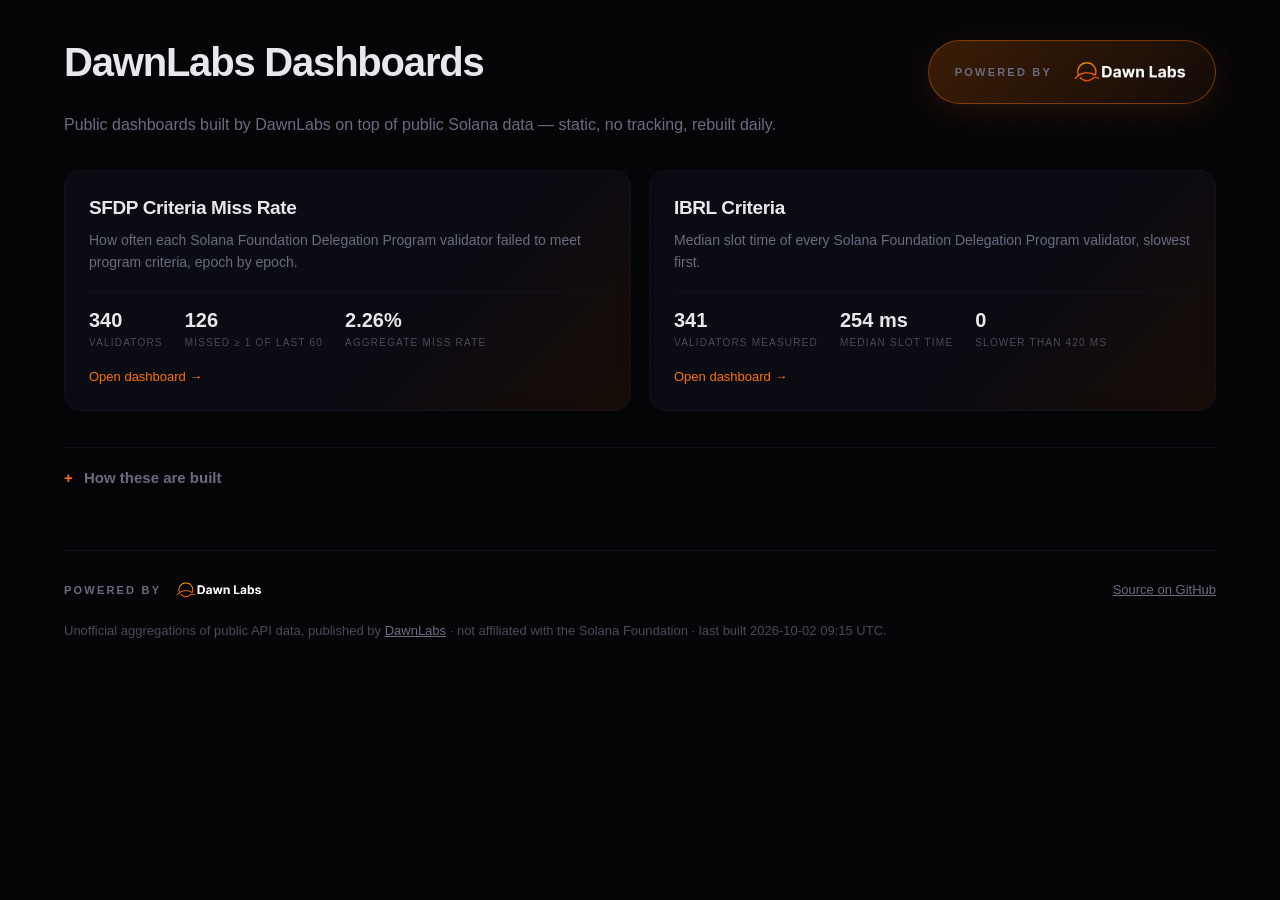
<file: docs/index.html>
<!doctype html>
<html lang="en">
<head>
<!-- build: 401ad07ba1e6a75440ef6fc30b8431dc556572abb6eda527e42c89881f311858 -->
<meta charset="utf-8">
<meta name="viewport" content="width=device-width, initial-scale=1">
<title>DawnLabs Dashboards — Powered by DawnLabs</title>
<meta name="description" content="Public dashboards built by DawnLabs on top of public Solana data.">
<meta property="og:title" content="DawnLabs Dashboards">
<meta property="og:description" content="Public dashboards built by DawnLabs on top of public Solana data.">
<link rel="stylesheet" href="assets/theme.css?v=754007a5">
</head>
<body>
<div class="wrap">

<div class="masthead">
  <div>
    
    <h1>DawnLabs Dashboards</h1>
  </div>
  <a class="powered" href="https://x.com/dawnlabs00" target="_blank" rel="noopener">
    <span class="pb">Powered by</span>
    <img src="assets/logo-dawnlabs.png?v=fb16f329" alt="DawnLabs" width="118" height="34">
  </a>
</div>


<p class="lede">
Public dashboards built by DawnLabs on top of public Solana data — static, no tracking, rebuilt daily.
</p>

<div class="cards"><a class="card" href="criteria-miss/">
  <h3>SFDP Criteria Miss Rate</h3>
  <p>How often each Solana Foundation Delegation Program validator failed to meet program criteria, epoch by epoch.</p>
  <div class="kpis"><div class="kpi"><div class="v">340</div><div class="k">validators</div></div>
<div class="kpi"><div class="v">126</div><div class="k">missed ≥ 1 of last 60</div></div>
<div class="kpi"><div class="v">2.26%</div><div class="k">aggregate miss rate</div></div>
</div>
  <span class="go">Open dashboard →</span>
</a>
<a class="card" href="ibrl-criteria/">
  <h3>IBRL Criteria</h3>
  <p>Median slot time of every Solana Foundation Delegation Program validator, slowest first.</p>
  <div class="kpis"><div class="kpi"><div class="v">341</div><div class="k">validators measured</div></div>
<div class="kpi"><div class="v">254 ms</div><div class="k">median slot time</div></div>
<div class="kpi"><div class="v">0</div><div class="k">slower than 420 ms</div></div>
</div>
  <span class="go">Open dashboard →</span>
</a>
</div>

<details class="notes">
<summary>How these are built</summary>
<p>
Each dashboard fetches from a public API, writes a machine-readable snapshot to
<code>docs/data/&lt;name&gt;.json</code>, and renders a page from it. If a day's snapshot is byte-identical to the
previous one nothing is committed, so the "Updated" stamp on a page always marks the last time the
underlying data actually changed — not the last time the job ran.
</p>
<p>
All aggregation happens in the browser from the embedded snapshot, so the window, sorting, filtering and
CSV export work with no server and no tracking. Source and build scripts:
<a href="https://github.com/nagumo-dawnlabs/sfdp-monitor" target="_blank" rel="noopener">sfdp-monitor</a>.
</p>
</details>


<footer>
<div class="fbar">
  <a class="built" href="https://x.com/dawnlabs00" target="_blank" rel="noopener">
    <span>Powered by</span><img src="assets/logo-dawnlabs.png?v=fb16f329" alt="DawnLabs" width="90" height="26">
  </a>
  <div><a href="https://github.com/nagumo-dawnlabs/sfdp-monitor" target="_blank" rel="noopener">Source on GitHub</a></div>
</div>
Unofficial aggregations of public API data, published by
<a href="https://x.com/dawnlabs00" target="_blank" rel="noopener">DawnLabs</a> · not affiliated with the Solana
Foundation · last built 2026-10-02 09:15 UTC.

</footer>
</div>

</body>
</html>
</file>
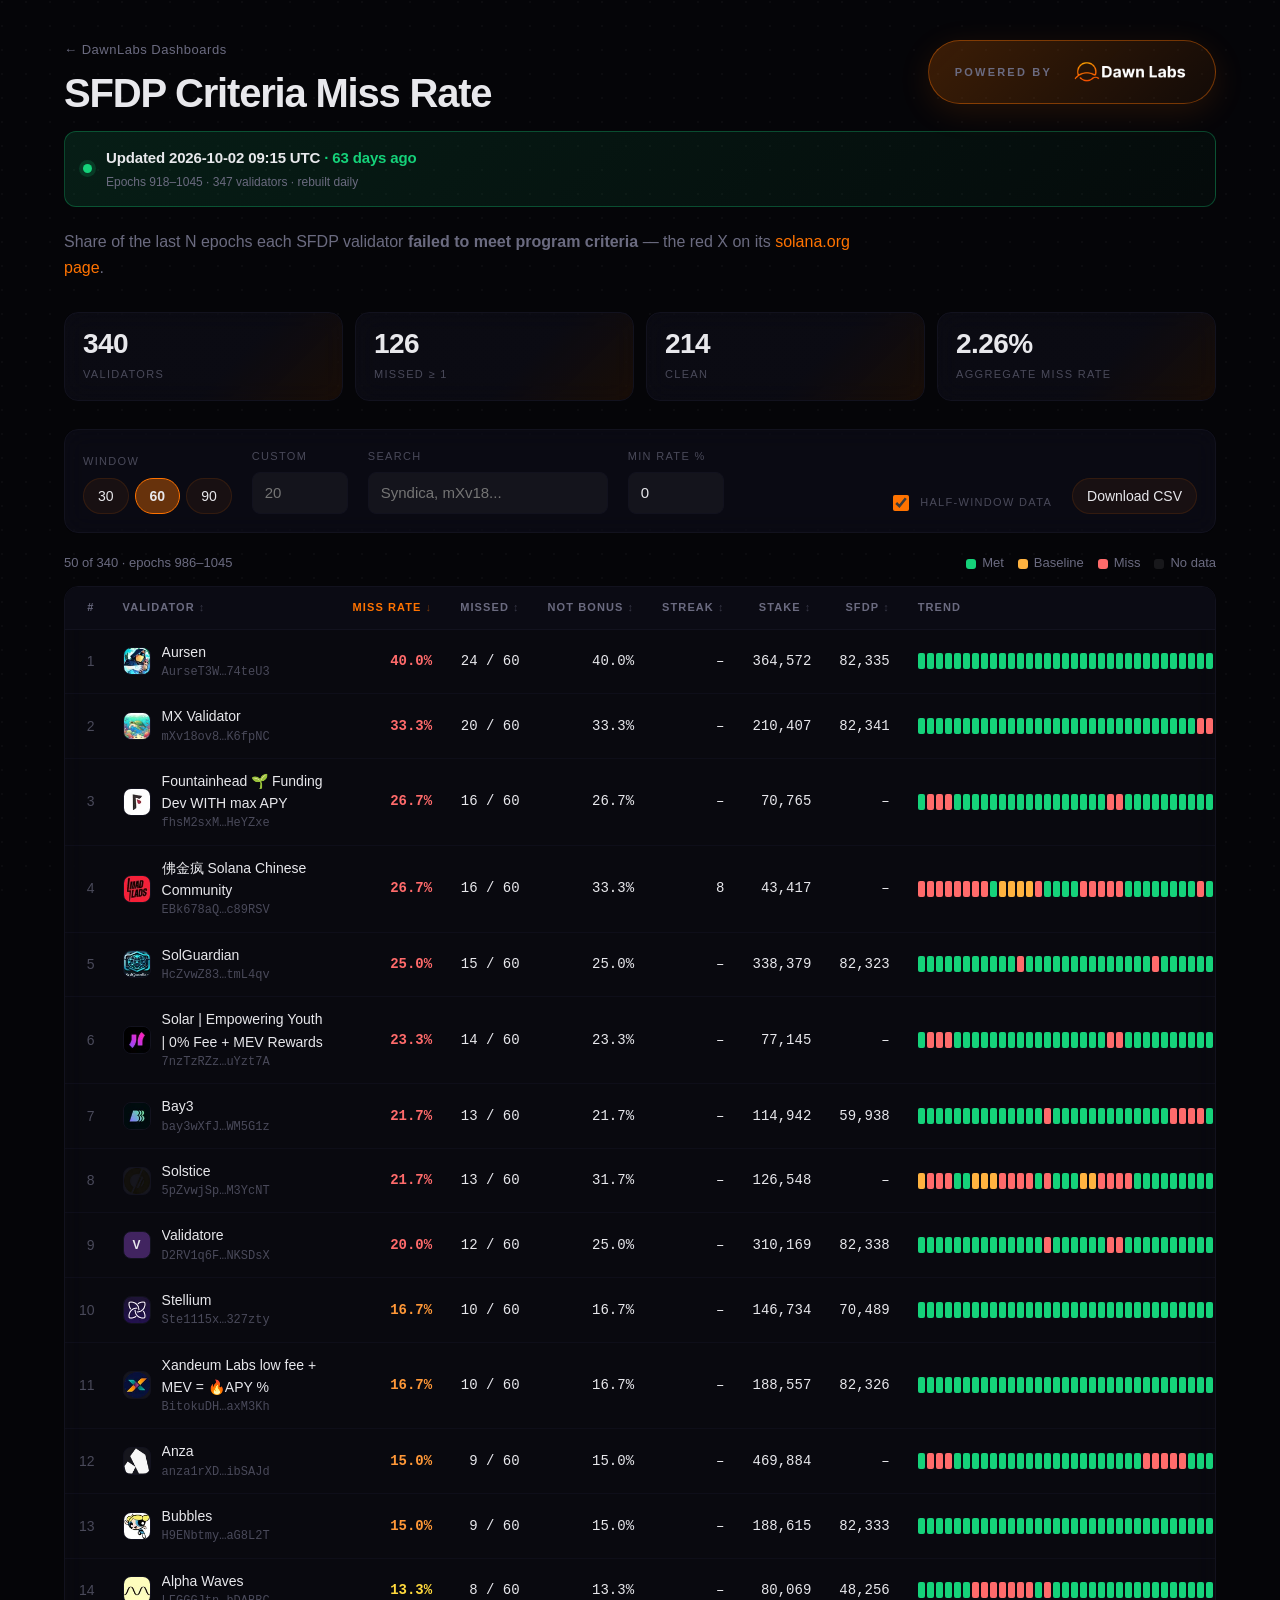
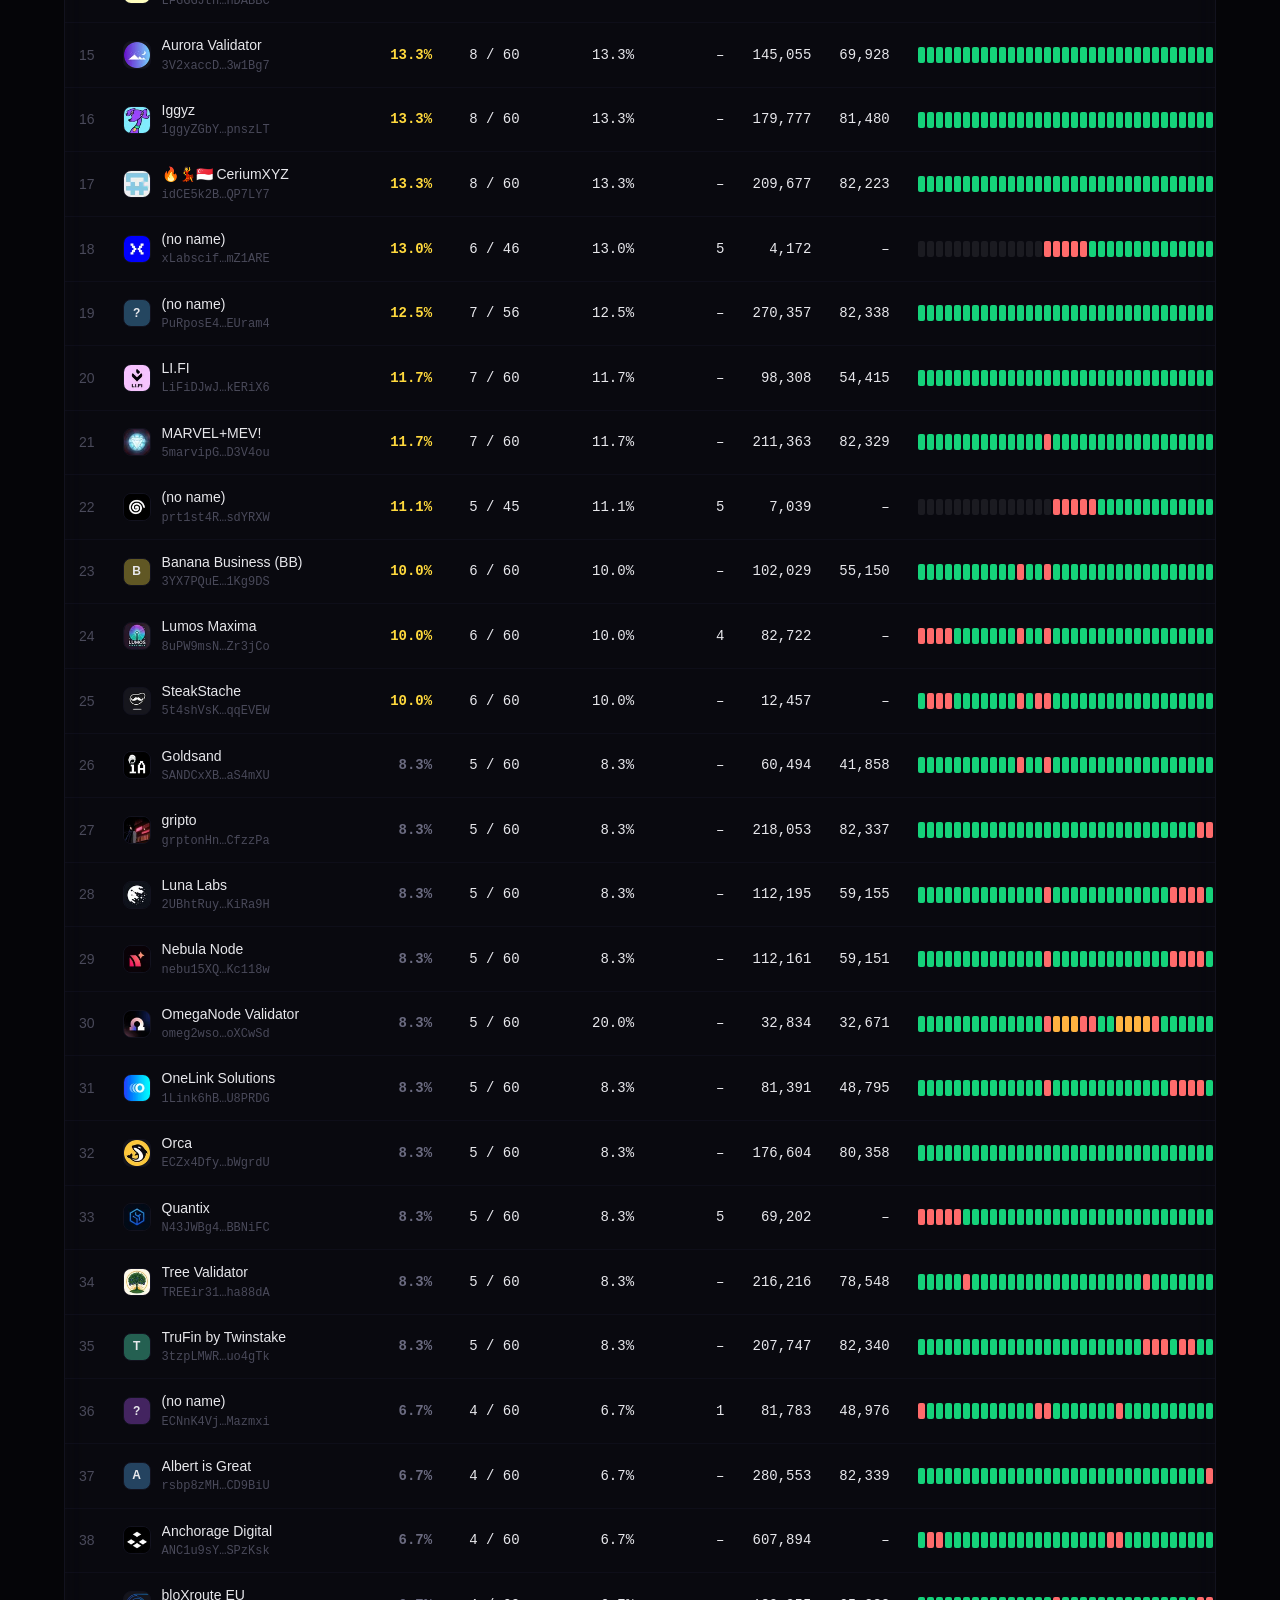
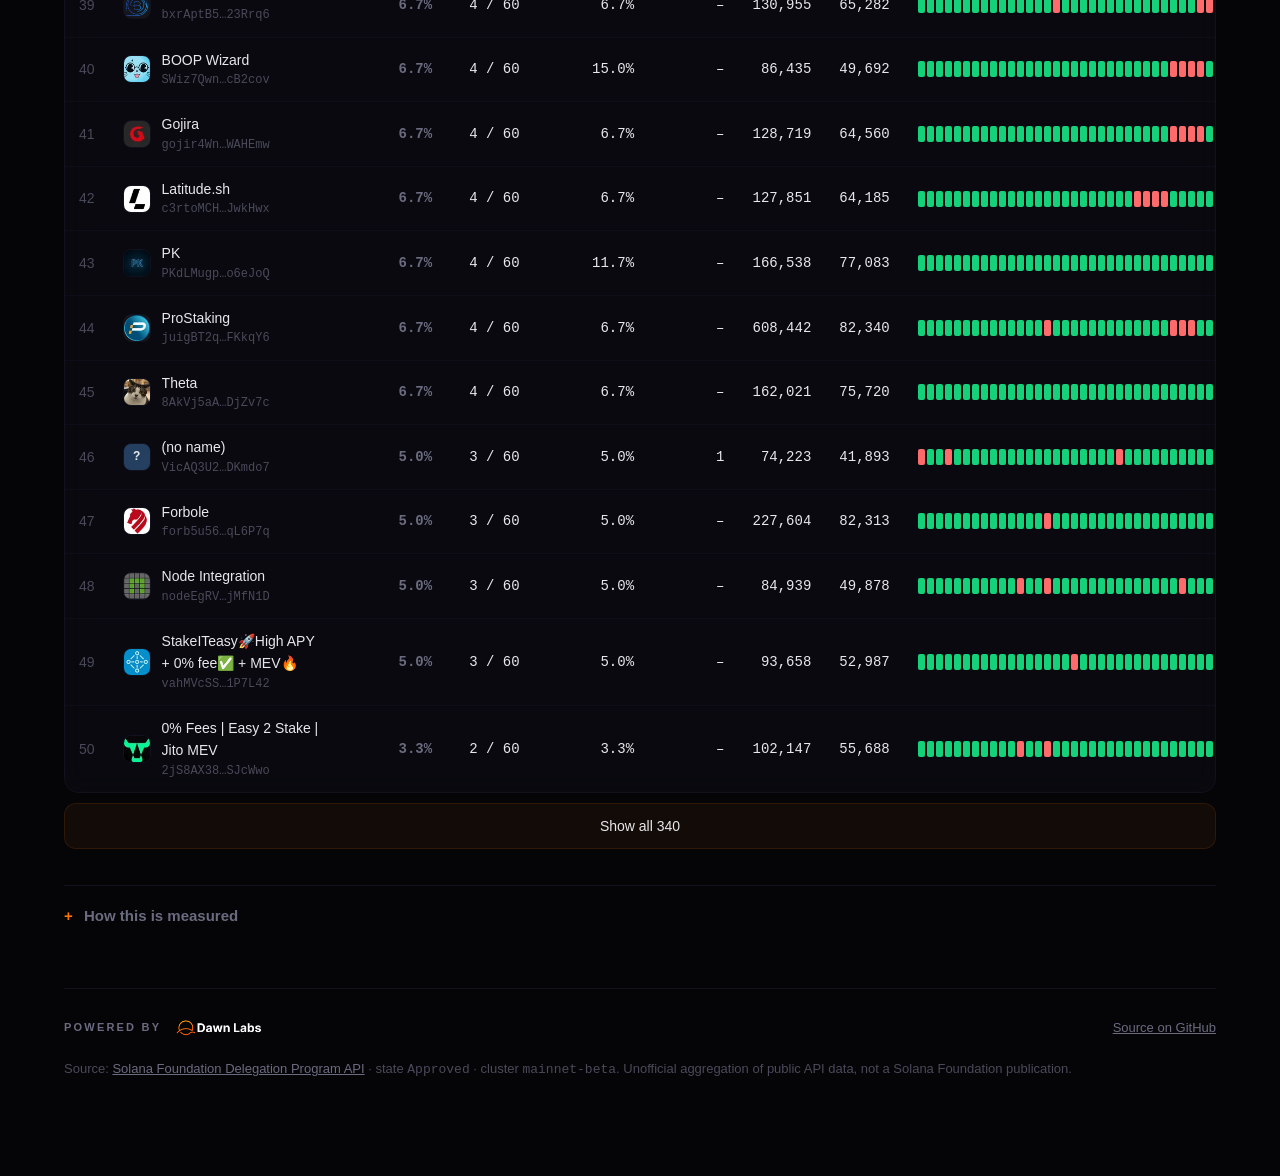
<file: docs/criteria-miss/index.html>
<!doctype html>
<html lang="en">
<head>
<!-- build: 6f943af143bdf343b56bbe89865ee21615dfdbb12e8c5b38da42b03c8c809eb7 -->
<meta charset="utf-8">
<meta name="viewport" content="width=device-width, initial-scale=1">
<title>SFDP Criteria Miss Rate — Powered by DawnLabs</title>
<meta name="description" content="How often each Solana Foundation Delegation Program validator failed to meet program criteria, epoch by epoch.">
<meta property="og:title" content="SFDP Criteria Miss Rate">
<meta property="og:description" content="How often each Solana Foundation Delegation Program validator failed to meet program criteria, epoch by epoch.">
<link rel="stylesheet" href="../assets/theme.css?v=754007a5">
</head>
<body>
<div class="wrap">

<div class="masthead">
  <div>
    <p class="breadcrumb"><a href="../">← DawnLabs Dashboards</a></p>

    <h1>SFDP Criteria Miss Rate</h1>
  </div>
  <a class="powered" href="https://x.com/dawnlabs00" target="_blank" rel="noopener">
    <span class="pb">Powered by</span>
    <img src="../assets/logo-dawnlabs.png?v=fb16f329" alt="DawnLabs" width="118" height="34">
  </a>
</div>

<div class="freshness">
  <span class="pulse" aria-hidden="true"></span>
  <div class="fresh-text">
    <div class="fresh-main">Updated <time datetime="2026-10-02T09:15:51Z">2026-10-02 09:15 UTC</time><span class="fresh-age" id="freshage"></span></div>
    <div class="fresh-sub">Epochs 918–1045 · 347 validators · rebuilt daily</div>
  </div>
</div>

<p class="lede">
Share of the last N epochs each SFDP validator <strong>failed to meet program criteria</strong> — the red X on its
<a href="https://solana.org/sfdp-validators/2jS8AX38m8F9C5juToW1FmTufEbb1DfDzZJj9HSJcWwo" target="_blank" rel="noopener">solana.org page</a>.
</p>

<div class="stats" id="stats"></div>

<div class="controls">
  <div class="field">
    <label>Window</label>
    <div class="seg" id="winseg"></div>
  </div>
  <div class="field">
    <label for="custom">Custom</label>
    <input type="number" id="custom" min="1" max="128" step="1" placeholder="20">
  </div>
  <div class="field">
    <label for="q">Search</label>
    <input type="text" id="q" placeholder="Syndica, mXv18..." autocomplete="off">
  </div>
  <div class="field">
    <label for="minrate">Min rate %</label>
    <input type="number" id="minrate" min="0" max="100" step="1" value="0">
  </div>
  <div class="field spacer">
    <label class="check" title="Hide validators onboarded mid-window, whose denominator is too small to read">
      <input type="checkbox" id="minev" checked> Half-window data
    </label>
  </div>
  <div class="field">
    <button type="button" class="chip" id="dl">Download CSV</button>
  </div>
</div>

<div class="meta">
  <div id="count"></div>
  <div class="legend">
    <span title="Bonus / NoneHighThirdPartyStake — criteria met"><i class="s-B"></i>Met</span>
    <span title="Baseline — matching unmet, residual met"><i class="s-L"></i>Baseline</span>
    <span title="None — criteria not met"><i class="s-N"></i>Miss</span>
    <span title="No data — pre-onboarding or delinquent"><i class="s-x"></i>No data</span>
  </div>
</div>

<div class="tablewrap">
<table>
<thead><tr id="head"></tr></thead>
<tbody id="body"></tbody>
</table>
<div class="empty" id="empty" hidden>No validators match the current filters</div>
</div>
<button type="button" class="chip more" id="more" hidden></button>

<details class="notes">
<summary>How this is measured</summary>
<p>
The per-epoch icons on a solana.org validator page map one-to-one onto the epoch <code>state</code> values
returned by the Solana Foundation API. This page aggregates those states directly.
</p>
<table>
<thead><tr><th>state</th><th>Icon on solana.org</th><th>Treated here as</th></tr></thead>
<tbody>
<tr><td><code>Bonus</code></td><td>Green star</td><td>Met</td></tr>
<tr><td><code>Baseline</code></td><td>Orange check</td><td>Not counted as a miss — matching unmet but residual met. Counted in the not_bonus rate.</td></tr>
<tr><td><code>None</code></td><td>Red X</td><td><strong>Miss</strong></td></tr>
<tr><td><code>NoneHighThirdPartyStake</code></td><td>Green party popper</td><td>Met — third-party stake is high enough that no SFDP stake is needed</td></tr>
</tbody>
</table>
<p>
<strong>Miss rate</strong> = <code>None</code> epochs ÷ epochs with data.
<strong>Not bonus</strong> = (<code>None</code> + <code>Baseline</code>) ÷ epochs with data.
<strong>Streak</strong> = consecutive misses ending at the most recent epoch; epochs with no data do not break a streak.
Miss rates of 20% or higher are shown in <span class="r-hi">red</span>, 15% or higher in
<span class="r-orange">orange</span>, 10% or higher in <span class="r-mid">yellow</span>.
Epochs absent from the API are treated as pre-onboarding or delinquent and excluded from the denominator.
Newly onboarded validators have a small denominator, so by default only validators with data for at
least half the window are shown.
</p>
<p>
The full snapshot behind this page is published as
<a href="../data/criteria-miss.json">data/criteria-miss.json</a> and is versioned in the repository, so any
epoch's numbers can be reproduced or diffed later.
</p>
</details>


<footer>
<div class="fbar">
  <a class="built" href="https://x.com/dawnlabs00" target="_blank" rel="noopener">
    <span>Powered by</span><img src="../assets/logo-dawnlabs.png?v=fb16f329" alt="DawnLabs" width="90" height="26">
  </a>
  <div><a href="https://github.com/nagumo-dawnlabs/sfdp-monitor" target="_blank" rel="noopener">Source on GitHub</a></div>
</div>
Source: <a href="https://solana.org/delegation-api-docs" target="_blank" rel="noopener">Solana Foundation Delegation Program API</a>
· state <code>Approved</code> · cluster <code>mainnet-beta</code>.
Unofficial aggregation of public API data, not a Solana Foundation publication.

</footer>
</div>
<script>const DATA = {"dashboard":"criteria-miss","cluster":"mainnet-beta","participant_states":"Approved","window":{"start":918,"end":1045,"history":128},"state_codes":{"B":"Bonus","L":"Baseline","N":"None","H":"NoneHighThirdPartyStake"},"missing_code":"-","validators":[{"p":"2jS8AX38m8F9C5juToW1FmTufEbb1DfDzZJj9HSJcWwo","n":"0% Fees | Easy 2 Stake | Jito MEV","t":"Approved","k":102147,"f":55688,"s":"BBBBBBBBBBBNBBNBBBBBBBBBBBBBBBBBBBBBBBBBBBBBBBBBBBBBBBBBBBBBBBBBBBBBBNNBBBBBBBBBBBBBBBBBBBBBBBBBBBBBBBBBBBBBBBBBBBBBBBBBBBBBBBBB","i":1},{"p":"3KNGMiXwhy2CAWVNpLoUt25sNngFnX1mZpaiEeVccBA6","n":"01node","t":"Approved","k":59703,"f":41599,"s":"BBBBBBBBBBBBBBBBBBBBBBBBBBBBBBBBBBBBNBBBBBBBBBBBBBBBBBBBBBBBBBBBBBBBBBBBBBBBBBBBBBBBBBBBBBBBBBBBBBBBBBBBBBBBBBBBBBBBBBBBBBBBBBBB","i":1},{"p":"zeroT6PTAEjipvZuACTh1mbGCqTHgA6i1ped9DcuidX","n":"0base.vc 🇰🇷 | MEV 🔥","t":"Approved","k":225708,"f":79557,"s":"BBBBBBNBBBBBBBBBBBBBBBBBBBBBBBBBBBBBBBBBBBBBBBBBBBBBBBBBBBBBBBBBBBBBBBBBBBBBBBBBBBBBBBBBBBBBBBBBBBBBBBBBBBBBBBBBBBBBBBBBBBBBBBBB","i":1},{"p":"6NDen7aDi65apHo8m1Vea4nuS6LyjQeM6pDNqcW4Q5Pg","n":"0node.io","t":"Approved","k":125945,"f":63233,"s":"BBBBBBBBBBBBBBBBBBBBBBBBBBBBBBBBBBBBBBBBBBBBBBBBBBBBBBBBBBBBBBBBBBBBBBBBBBBBBBBBBBBBBBBBBBBBBBBBBBBBBBBBBBBBBBBBBBBBBBBBBBBBBBBB","i":1},{"p":"1KXvrkPXwkGF6NK1zyzVuJqbXfpenPVPP6hoiK9bsK3","n":"1000X.sh","t":"Approved","k":186983,"f":80976,"s":"BBBBBBBBBBBBBBBBBBBBBBBBBBBBBBBBBBBBBBBBBBBBBBBBBBBBBBBBBBBBBBBBBBBBBBBBBBBBBBBBBBBBBBBBBBBBBBBBBBBBBBBBBBBBBBBBBBBBBBBBBBBBBBBB","i":1},{"p":"11AMA4mnNbsrPQeuoNN7uiZVJZtqEzQHrTfa5vnbcjk","n":"11ama Validator","t":"Approved","k":170695,"f":78461,"s":"BBBBBBBBBBBBBBBBBBBBBBBBBBBBBBBBBBBBBBBBBBBBBBBBLLBBNBBBBBBNBBBBBBBBBBBBBBBBBBBBBBBBBNBBBLLLNNNNBBBLLLLNBBBBBBBBBBBBBBBBBBBBBNBB","i":1},{"p":"FyrwfMaomErzqrFUXMjCJ7mA4u81DsiDdrzC3MJD6d4j","n":"1dad | Solfege","t":"Approved","k":353499,"f":80216,"s":"BBBBBBBBBBBBBBBBBBBBBBBBBBBBBBBBBBBBBBBBBBBBBBBBBBBBBBBBBBBBBBBBBBBBBBBBBBBBBBBBBBBBBBBBBBBBBBBBBBBBBBBBBBBBBBBBBBBBBBBBBBBBBBBB","i":1},{"p":"Fy7RCjDdFLG8wLn7TBKbccaKwYX1FetdSoVDREdUHf5o","n":"3SDK","t":"Approved","k":81284,"f":48728,"s":"BBBBBBBBBBBBBBBBBBBBBBBBBBBBBBBBBBBBBBBBBBBBBBBBBBBBBBBBBBBBBBBBBBBBBBBBBBBBBBBBBBBBBBBBBBBBBBBBBBBBBBBBBBBBBBBBBBBBBBBBBBBBBBBB"},{"p":"9dH6wfdJVgnDcbCUjT8rkmejAzTnGQaFarmLfvBYXANK","n":"4CRYPTO","t":"Approved","k":107690,"f":57492,"s":"BBBBBBBBBBBBBBBBBBBBBBBBBBBBBBBBBBBBBBBBBBBBBBBBBBBBBBBBBBBBBBBBBBBBBBBBBBBBBBBBBBBBBBBBBBBBBBBBBBBBBBBBBBBBBBBBBBBBBBBBBBBBBBBB","i":1},{"p":"3Pfubj3ytkRxFAGwFb5vtacuZJUxko5Du39xie9MBXuC","n":"[NODERS]","t":"Approved","k":112306,"f":58963,"s":"BBBBBBBBBBBBBBBBBBBBBBBBBBBBBBBBBBBBBBBBBBBBBBBBBBBBBBBBBBBBBBBBBBBBBBBBBBBBBBBBBBBBBBBBBBBBBBBBBBBBBBBBBBBBBBBBBBBBBBBBNBBBBBBB","i":1},{"p":"Hj2jzpAp57KyM3SmnYwJbDVrQ8tTWizMon2hhzYzwxet","n":"A Unicorn Julia","t":"Approved","k":196159,"f":81079,"s":"BBBBBBBBBBBBBBNBBBBBBBBBBBBBBBBBBBBBBBBBBBBBBBBBBBBBBBBBBBBBBBBBBBBBBBBBBBBBBBBBBBBBBBBBBBBBBBBBBBBBBBBBBBBBBBBBBBBBBBBBBBBBBBBB","i":1},{"p":"BR1aTt4ZZUCwWJDkSYf1hqkYJjo7Mb7Ar8iVTkeSwUB8","n":"Abacus","t":"Approved","k":94642,"f":52904,"s":"BBBBBBBBBBBBBBBBBBBBBBBBBBBBBBBBBBBBBBBBBBBBBBBBBBBBBBBBBBBBBBBBBBBBBBBBBBBBBBBBBBBBBBBBBBBBBBBBBBBBBBBBBBBBBBBBBBBBBBBBBBBBBBBB","i":1},{"p":"ABREU5YkQcfpDZymoQ97iGUgQcfgjctWUUxEMfumiPdV","n":"ABREU Foundation","t":"Approved","k":78115,"f":47716,"s":"BBBBBBBBBBBNBBBBBBBBBBBBBBBBBBBBBBBBBBBBBBBBBBBBBBBBBBBBBBBBBBBBBBBBBBBBBBBBBBBBBBBBBBBNBBBBBBBBBBBBBBBBBBBBBBBBBBBBBBBBBBBBBBBB"},{"p":"3WDh9HgusCujDmXCVhophLrHvoKHQd1Sd4uFHz1Awo35","n":"Absolute Guard","t":"Approved","k":312894,"f":82195,"s":"BBBBBBBBBBBBBBBBBBBBBBBBBBBBBBBBBBBBBBBBBBBBBBBBBBBBBBBBBBBBBBBBBBBBBBBBBBBBBBBBBBBBBBBBBBBBBBBBBBBBBBBBBBBBBBBBBBBBBBBBBBBBBBBB","i":1},{"p":"AccReGBNBdUCEJ7ZyP231jw7uVJ3eF9u4cLBFAyqQuWm","n":"Accretion | r0bre","t":"Approved","k":69893,"f":44980,"s":"BBBBBBBBBBBBBBBBNBBBBBBBBNBBBBBBBBBBBBBBBBBBBBBBBBBBBBBBBBBBLNLLLBBBBBBBBNBBBBBBBBBB---BBBBBBBBBBBBBLLLLNBBBBBBBBBBBBBBBBBBBBBBB","i":1},{"p":"adramSYKBv1yHoZTub4kepcmF5LybPxwyJcsz4fpfi7","n":"Adrastea Validator","t":"Approved","k":268796,"f":82301,"s":"BBBBBBBBBBBBBBBBBBBBBBBBBBBBBBBBBBBBBBBBBBBBBBBBBBBBBBBBBBBBBBBBBBBBBBBBBBBBBBBBBBBBBBBBBBBBBBBBBBBBBBBBBBBBBBBBBBBBBBBBBBBBBBBB","i":1},{"p":"KAoSp3EudGqUBXv46tQoDwbZxSm3iXa9wM2aF4ySbJJ","n":"Aepalizage","t":"Approved","k":82495,"f":49141,"s":"BBBBBBBBBBBBBBNBBBBBBBBBBBBBBBBBBBBBBBBBBBBBBBBBBBBBBBBBBBBBBBBBBBBBBBBBBBBBBBBBBBBBBBBBBBBBBBBBBBBBBBBBBBBBBBBBBBBBBBBBBBBBBBBB","i":1},{"p":"EPFZFVrXuveEQar9LaEkt5kDRPMnbvK54qu5FwCxpkcy","n":"AiSol","t":"Approved","k":111064,"f":58602,"s":"BBBBBBBBBBBBBBNBBBBBBBBBBBBBBBBBBBBBBBBBBBBBBBBBBBBBBBBBBBBBBBBBBBBBBBBBBBBBBBBBBBBBBBBBBBBBBBBBBBBBBBBBBBBBBBBBBBBBBBBBNBBBNBBB","i":1},{"p":"rsbp8zMHbGCpLoRktmsjspYv77VcjxAzH1KxPCD9BiU","n":"Albert is Great","t":"Approved","k":280553,"f":82339,"s":"BBBBBBBBBBBBBBBBBBBBBBBBBBBBBBBBNNNBBBBBBBBBBBBBBBBBBBBBBNBBBBBBBBBBBBBBBBBBBBBBBBBBBBBBBBBBBBBBBBBBBBBBBBBBBBBBBBBBBBBBBBBBBBBB"},{"p":"ABC1U4cf9DZMwqy8ktEr4WJj8VHmVBQibbC57gEJthwY","n":"algo|stake","t":"Approved","k":238687,"f":82116,"s":"BBBBBBBBBBBBBBBBBBBBBBBBBBBBBBBBBBBBBBBBBBBBBBBBBBBBBBBBBBBBBBBBBBBBBBBBBBBBBBBBBBBBBBBBBBBBBBBBBBBBBBBBBBBBBBBBBBBBBBBBBBBBBBBB","i":1},{"p":"5zm9g3zgAPWzX3wmUB2JtTkcwCqe74NWsTmt5wLFwCKK","n":"Allied Validator","t":"Approved","k":103985,"f":56090,"s":"BBBBBBBBBBBBBBBBBBBBBBBBBBBBBBBBBBBBBBBBBBBBBBBBBBBBBBBBBBBBBBBBBBBBBBBBBBBBBBBBBBBBBBBBBBBBBBBBBBBBBBBBBBBBBBBBBBBBBBBBBBBBBBBB","i":1},{"p":"LFGGGJtnBLvq78DyMz1gTeedM6f8owck76qHThDABBC","n":"Alpha Waves","t":"Approved","k":80069,"f":48256,"s":"BBBBBBNNNNNNNBNBBBBBBBBBBBBBBBBBBBBBBBBBBBBBBBBBBBBBBBBBBBBBBBBBBBBBBBBBBBBBBBBBBBBBBNNNBNNBNNBBBBBBBBBBBBBBBBLLLNNBBBBBBBBBBBBB","i":1},{"p":"97jbhVBYcSmwGXjrx5PPWXucDsVBqwyoQ6rzP3B6eeMt","n":"anarcheuz","t":"Approved","k":199829,"f":82326,"s":"BBBBBBBBBBBBBBBBBBBBBBBBBBBBBBBBBBBBBBBBBBBBBBBBBBBBBBBBBBBNBBBBBBBBBBBBBBBBBBBBBBBBBBBBBBBBBBBBBBBBBBBBBBBBBBBBBBBBBBBBBBBBBBBB","i":1},{"p":"ANC1u9sY36q3mi2MyVhtz71un8yLgTsFBUuyLcSPzKsk","n":"Anchorage Digital","t":"Approved","k":607894,"f":0,"s":"BNNBBBBBBBBBBBBBBBBBBNNBBBBBBBBBBBBBBBBBBBBBBBBBBBBBBBBBBBBBBBBBBBBNBBBBBBBBBBBBBBBBBBBBBBBBBBBBBBBBBBBBBBBBBBBBBBBBBBBBBBBBBBBB","i":1},{"p":"Av8EnYrPBnSJHK5e2wmTdnCpSy7nzmBgyFaUKSyLnBfe","n":"AndrewInUA","t":"Approved","k":124080,"f":60992,"s":"BBBBBBBBBBBBBBBBBBBBBBBBBBBBBBBBBBBBBBBBBBBBBBBBBBBBBBBBBBBBBBBBBBBBBBBBBBBBBBBBBBBBBBBBBBBBBBBBBBBBBBBBBBBBBBBBBBBBBBBBBBBBBBBB","i":1},{"p":"6Rk694kh1QTyQkirdb1uDZmS5xqG9bNaYtxx8d311Mr7","n":"Anode ⚡️ Beta","t":"Approved","k":92940,"f":51930,"s":"BBBBBBBBBBBBBBBBBBBBBBBBBBBBBBBBBBBBBBBBBBBBBBBBBBBBBBBBBBBBBBBBBBBBBBBBBBBBBBBBBBBBBBBBBBBBBBBBBBBBBBBBBBBBBBBBBBBBBBBBBBBBBBBB","i":1},{"p":"anza1rXDVhy1NfVNtsbT3kSBh2jgB1BGZUKuUibSAJd","n":"Anza","t":"Approved","k":469884,"f":0,"s":"BNNNBBBBBBBBBBBBBBBBBBBBBNNNNNBBBBBBBBBBBBBBBBBBBBBBBBBBBBBNBBBBBBBBBBBBBBBBBBBBBBBBBBBBBBBBBBBBBBBBBBBBBBBBBBBBBBBBBBBBBBBBBBBB","i":1},{"p":"5VrW7YNBccVnhnZVmooCePdLFcs2UjfxRT3hoY9mN8Ec","n":"Appleyello","t":"Approved","k":346226,"f":78548,"s":"BBBBBNBBBBBBBBBBBBBBBBBBBBBBBBBBBBBBBBBBBBBBBBBBBBBBBBBBBBBBBBBBBBBBBBBBBBBBBBBBBBBBBBBBBBBBBBBBBBBBBBBBBBBBBBBBBBBBBBBBBBBBBBBB"},{"p":"GwHH8ciFhR8vejWCqmg8FWZUCNtubPY2esALvy5tBvji","n":"ART3MIS.CLOUD ☘️","t":"Approved","k":216396,"f":81053,"s":"BBBBBBBBBBBBBBBBBBBBBBBBBBBBBBBBBBBBBBBBBBBBBBBBBBBBBBBBBBBBBBBBBBBBBBBBBBBBBBBBBBBBBBBBBBBBBBBBBBBBBBBBBBBBBBBBBBBBBBBBBBBBBBBB","i":1},{"p":"3V2xaccDpFib4DbTksdiveNDmiwpXBqSWyjSof3w1Bg7","n":"Aurora Validator","t":"Approved","k":145055,"f":69928,"s":"BBBBBBBBBBBBBBBBBBBBBBBBBBBBBBBBBBBBBBBBBBBBNNNNNNNNBBBBBBBBBBBBBBBBBBBBBBBBBBBBBBBBBBBBBBBNNBBBBBBBBBBBBBBBBBBBBBBBBBBBBBBBBBBB","i":1},{"p":"AurseT3W3tk1dATBWAXtWR6oubBgECqintfcvP74teU3","n":"Aursen","t":"Approved","k":364572,"f":82335,"s":"BBBBBBBBBBBBBBBBBBBBBBBBBBBBBBBBBBBBNNNNNNNNNNNNNNNNNNNNNNNNNNNBBBBBBBBB--------------------------------------------------------","i":1},{"p":"avnujiRNoSRe9PcET42DPKznyfYnb2LRaZAsqv6REZo","n":"AVNU","t":"Approved","k":146555,"f":70364,"s":"BBBBBBBBBBBBBBBBBBBBBBBBBBBBBBBBBBBBBBBBBBBBBBBBBBBBBBBBBBBBBBBBBBBBBBBBBBBBBBBBBBBBBBBBBBBBBBBBBBBBBBBBNN----------------------","i":1},{"p":"GHQsq6bAdgooi998uKhwdzFubsJ7R3SuhTE9gJ83gctU","n":"Axis","t":"Approved","k":208541,"f":82217,"s":"BBBBBBBBBBBBBBBBBBBBBBBBBBBBBBBBBBBBBBBBBN--------------------------------------------------------------------------------------","i":1},{"p":"3YX7PQuESmR2h95FDgjahEQjyCBhmY1Ts2MsrM1Kg9DS","n":"Banana Business (BB)","t":"Approved","k":102029,"f":55150,"s":"BBBBBBBBBBBNBBNBBBBBBBBBBBBBBBBBBBBBBBNNBBBBBBBBBBBBBBBBBBNNBBBBBBNNNNNNNBBBBBBBBBBBBBBBBBBBBBBBBBBBBBBBBBBBBBBBBBBBBBBBBBBBBBBB"},{"p":"bay3wXfJsu9ds1zQBoQQ4DUwFGs3NP6q4gca9WM5G1z","n":"Bay3","t":"Approved","k":114942,"f":59938,"s":"BBBBBBBBBBBBBBNBBBBBBBBBBBBBNNNNBBBBNNNNNNNNBBBBBBBBBBBBBBBBBBBBBBNNBBBBBBBBBBBBBBBBBBBBBBBBBBBBBBBBBBBBBBBBBBBBBBBBBBBBBBBBBBBB","i":1},{"p":"EydLxzdWfD434DDxZYXkTcajvK5VKH7p6CofEDCRUkJ4","n":"Bernardo Beacon","t":"Approved","k":163274,"f":74841,"s":"BBBBBBBBBBBBBBBBBBBBBBBBBBBBBBBBBBBBBBBBBBBBBBBBBBBBBBBBBBBBBBBBBBBBBBBBBBBBBBBBBBBBBBBBBBBBBBBBBBBBBBBBBBBBBBBBBBBBBBBBBBBBBBBB","i":1},{"p":"BSGMRbK97DcgLe4u4kfNQnmTVZGVnwdtKQBJqWRBTZxU","n":"Black Sea Gold","t":"Approved","k":162519,"f":75271,"s":"BBBBBBBBBBBBBBBBBBBBBBBBBBBBBBBBBBBBBBBBBBBBBBBBBBBBBBBBBBBBBBBBBBBBBBBBBBBBBBBBBBBBBBBBBBBBBBBBBBBBBBBBBBBBBBBBBBBBBBBBBBBBBBBB","i":1},{"p":"mD1afZhSisoXfJLT8nYwSFANqjr1KPoDUEpYTEfFX1e","n":"Block Parliament 🦉","t":"Approved","k":247775,"f":82260,"s":"BBBBBBBBBBBBBBNBBBBBBBBBBBBBBBBBBBBBBBBBBBBBBBBBBBBBBBBBBBBBBBBBBBBBBBBBBBBBBBBBBBBBBBBBBBBBBBBBBBBBBBBBBBBBBBBBBBBBBBBBBBBBBBBB","i":1},{"p":"7VZM7YHcX73TpGoXDeBu61g4QKC86GwAEnew8dA7Y2xn","n":"BLOCKSIZE","t":"Approved","k":250818,"f":82293,"s":"BBBBBBBBBBBBBBBBBBBBBBBBBBBBBBBBBBBBBBBBBBBBBBBBBBBBBBBBBBBBBBBBBBBBBBBBBBBBBBBBBBBBBBBBBBBBBBBBBBBBBBBBBBBBBBBBBBBBBBBBBBBBBBBN","i":1},{"p":"5fSQdv4zsAJNx6RKpGho6sL6rY6a8nziaqcmwaRJB9NE","n":"Blossom","t":"Approved","k":137322,"f":67387,"s":"BBBBBBBBBBBBBBBBBBBBBBBBBBBBBBBBBBBBBBBBBBBBBBBBBBBBBBBBBBBBBBBBBBBBBBBBBBBBBBBBBBBBBBBBBBBBBBBBBBBBBBBBBBBBBBBBBBBBBBBBBBBBBBBB","i":1},{"p":"bxrAptB5ZpZBhoLedJpoGWY5hBjjt3zvVBr2323Rrq6","n":"bloXroute EU","t":"Approved","k":130955,"f":65282,"s":"BBBBBBBBBBBBBBBNBBBBBBBBBBBBBBBNNNBBBBBBBBBBBBBBBBBBBBBBBBBBBBBBBBBBBBBBBBBBBBBBBBBBBBBBBBBBBBBBBBBBBBBBBBBBBBBBBBBBBBBBBBBBBBBB","i":1},{"p":"b1ueZK9bWTywN2587zsScyLTaH18wfRfN5W15XnkiqF","n":"Blue Sky","t":"Approved","k":141904,"f":68887,"s":"BBBBBBBBBBBBBBBBBBBBBBBBBBBBBBBBBBBBBBBBBBBBBBBBBBBBBBBBBBBBBBBBBBBBBBBBBBBBBBBBBBBBBBBBBBBBBBBBBBBBBBBBBBBBBBBBBBBBBBBBBBBBBBBB","i":1},{"p":"PAD9aPiKJGcbGxuVLbc8o4Vf65GPq3fJQ7PkHWuX6a8","n":"BlueLotus 👩‍💻","t":"Approved","k":158477,"f":74287,"s":"BBBBBBBBBBBBBBBBBBBBBBBBBBBBBBBBBBBBBBBBBBBBBBBBNNBBBBBBBBBBBBBBBBBBBBBBBBBBBBBBBBBBBBBBBBBBBBBBBBBBBBBBBBBBBBBBBBBBBBBBBBBBBBBB","i":1},{"p":"BoNKmNCGvoHS4CkKvYRnF21iEpUP827pZjhFGdA4t5as","n":"BONK","t":"Approved","k":284249,"f":82114,"s":"BBBBBBBBBBBBBBBBBBBBBBBBBBBBBBBBBBBBBBBBBBBBBBBBBBBBBBBBBBBBBBBBBBBBBBBBBBBBBBBBBBBBBBBBBBBBBBBBBBBBBBBBBBBBBBBBBBBBBBBBBBBBBBBB","i":1},{"p":"SWiz7QwnYPm61pWWUUkMhj4r5pZLP1SvYibdHcB2cov","n":"BOOP Wizard","t":"Approved","k":86435,"f":49692,"s":"BBBBBBBBBBBBBBBBBBBBBBBBBBBBNNNNBBBBBBBBBBLLLLLBBBBBBBBBBBBBBBBBBBBBBBBBBBBBBBBBBBBBBBBBBBBBBBBBBBBBBBBBBBBBBBBBBBBBBBBBBBBBBBBB","i":1},{"p":"icex1C6pnZxznQWiHZZANjGU8nZ8kNquFnjyY7XXrXE","n":"BrewlabsHQ","t":"Approved","k":250461,"f":82277,"s":"BBBBBBBBBBBBBBBBBBBBBBBBBBBBBBBBBBBBBBBBBBBBBBBBBBBBBBBBBBBBBBBBBBBBBBBBBBBBBBBBBBBBBBBBBBBBBBBBBBBBBBBBBBBBBBBBBBBBBBBBBBBBBBBB","i":1},{"p":"H9ENbtmy2tWFtAJNmpC8xQtbcr1NTp4FXLdphRaG8L2T","n":"Bubbles","t":"Approved","k":188615,"f":82333,"s":"BBBBBBBBBBBBBBBBBBBBBBBBBBBBBBBBBBBBBBBBBBBBNNNNNNNBBBBBBBNNNBBBBBNBNNNNBBBBBBBBBBBBBBBBBBBBBBBBBBBBBBBBBBBBBBBBBBBBBBBBBBBBBBBB","i":1},{"p":"DupN8puwoPdFo9EYm8AXemEn9cMsore1QmZzfPaxyUG4","n":"Buffalo Steve","t":"Approved","k":80763,"f":48571,"s":"BBBBBBBBBBBBBBBBBBBBBBBBBBBBBBBBBBBBBBBBBBBBBBBBBBBBBBBBBBBBBBBBBBBBBBBBBBBBBBBBBBBBBBBBBBBBBBBBBBBBBBBBBBBBBBBBBBBBBBBBBBBBBBBB","i":1},{"p":"3YVoK8UN62dyiPZnGBzBTkGdwsVmmK1MpRoLcxNRs9BE","n":"Calypso","t":"Approved","k":492910,"f":82290,"s":"BBBBBBBBBBLLLNBNBBBBBBBBBBBBBBBBBBBBBBBBBBBBBBBBBBBBBBBBBBBBBBBBBBBBBBBBBBBBBBBBBBBBBBBBBBBBBBBBBBBBBBBBBBBBBBBBBBBBBBBBBBBBBBBL","i":1},{"p":"capyS1jerxhFp1RehdWRG6kbWi8bnWF3fkEG2RGLsQf","n":"capy","t":"Approved","k":163681,"f":76131,"s":"BBBBBBBBBBBBBBBBBBBBBBBBBBBBBBBBBBBBBBBBBBBBBBBBBBBBBBBBNNBBBBBBBBBBBBBBBBBBBBBBBBBBBBBBBBBBBBBBBBBBBBBBBBBBBBBBBBBBBBBBBBBBBBBB"},{"p":"BNtHBLo1L2vAG7PBQ6mJvWz7GqVPxBnioXsY2Gjtubrg","n":"CatalystX - Innovation OnChain","t":"Approved","k":221370,"f":81978,"s":"BBBBBBBBBBBBBBNBBBBBBBBBBBBBBBBBBBBBBBBBBBBBBBBBBBBBBBBBBBBBBBBBBBBBBBBBBBBBBBBBBBBBBBBBBBBBBBBBBBBBBBBBBBBBBBBBBBBBBBBBBBBBBBBB","i":1},{"p":"6YY2VS44RP1sBosdEsvSaiw7gETDNx3tmg5mM5wHpTqM","n":"Cavey Cool","t":"Approved","k":728907,"f":0,"s":"BNNNBBBBBBBBBBBBBBBBBBB---------------------------------------------------------------------------------------------------------","i":1},{"p":"5essVpBYvocZkQnkrWsMDfRPwtp4BeihJRaweKLR4dRn","n":"Certora Validator","t":"Approved","k":1037670,"f":0,"s":"HHHHHHHHHHHNHHNHHHHHHHHHHHHHBBBBBBBBBBBBBBBBBBBBBBBBBBBBBBBBBBBBBBBBBBBBBBBBBBBBBBBBBBBBBBBBBBBBBBBBBBBBBBBBBBBBBBBBBBBBBBBBBBBB","i":1},{"p":"chdvWr6T14nqGRFD37KY36dsvhkCtDaufW5rpu3AfHe","n":"CH Dev","t":"Approved","k":96084,"f":53298,"s":"BBBBBBBBBBBBBBBBBBBBBBBBBBBBBBBBBBBBBBBBBBBBBBBBBBBBBBBBBBBBBBBBBBBBBBBBBBBBBBBBBBBBBBBBBBBBBBBBBBBBBBBBBBBBBBBBBBBBBBBBBBBBBBBB","i":1},{"p":"2mMGsb5uy1Q4Dvezr8HK2E8SJoChcb2X7b61tJPaVHHd","n":"Chainflow","t":"Approved","k":604900,"f":82340,"s":"BBBBBBBBBBBBBBBBBBBBBBBBBBBBNNBBBBBBBBBBBBBBBBBBBBBBBBBBBBBBBBBBBBNNNNNNNBBBBBBBBBBBBBBBBBBBBBBBBBBBBBBBBBBBBBBBBBBBBBBBBBBBBBBB"},{"p":"3RXKQBRv7xKTQeNdLSPhCiD4QcUfxEQ12rtgUkMf5LnS","n":"Chainode Tech \u0026 MEV(0% Fee)","t":"Approved","k":398608,"f":82305,"s":"BBBBBBBBBBBBBBBBBBBBBBBBBBBBBBBBBBBBBBBBBBBBBBBBBBBBBBBBBBBBBBBBBBBBBBBBBBBBBBBBBBBBBBBBBBBBNBBBBBBBBBBBBBBBBBBBBBBBBBBBBBBBBBBB","i":1},{"p":"chrtyETASKQhsndRM9pr6qC3gAHG5MuRwCgXSNVqnJL","n":"Charity Soul","t":"Approved","k":117146,"f":60649,"s":"BBBBBBBBBBBBBBBBBBBBBBBBBBBBBBBBBBBBBBBBBBBBBBBBBBBBBBBBBBBBBBBBBBBBBBBBBBBBBBBBBBBBBBBBBBBBBBBBBBBBBBBBBBBBBBBBBBBBBBBBBBBBBBBB","i":1},{"p":"chopskqnudaeCTENWzUjfFCBSLcxprqbdMoCAucAwfb","n":"Choplet Studios","t":"Approved","k":119173,"f":61334,"s":"BBBBBBBBBBBBBBBBBBBBBBBBBBBBBBBBBBBBBBBBBBBBBBBBBBBBBBBBBBBBBBBBBBBBBBBBBBBBBBBBBBBBBBBBBBBBBBBBBBBBBBBBBBBBBBBBBBBBBBBBBBBBBBBB","i":1},{"p":"CtzN7ysR5rX69qd168Aosbuc83mPozhi81bEHbG7ecNP","n":"Citizen Node","t":"Approved","k":117434,"f":60717,"s":"BBBBBBBBBBBBBBBBBBBBBBBBBBBBBBBBBBBBBBBBBBBBBBBBBBBBBBBBBBBBBBBBBBBBBBBBBBBBBBBBBBBBBBBBBBBBBBBBBBBBBBBBBBBBBBBBBBBBBBBBBBBBBBBB","i":1},{"p":"CARBN9PY1Qej1aCg4885pfoYH8EHfjWuMy59pVa48ky","n":"Cloak","t":"Approved","k":85858,"f":50265,"s":"BBBBBBBBBBNBBBBBBBBBBBBBBBBBBBBBBBBBBBBBBBBBBBBBBBBBBBBBBBBBBBBBBBBBBBBBBBBBBBBBBBBBBBBBBBBBBBBBBBBBBBBBBBBBBBBBBBBBBBBBBBBBBBBB","i":1},{"p":"DViARWAWKkxAzp4UCgbw5B9pLSrBY3PaztFErcwgVUKX","n":"Code-Breader","t":"Approved","k":224428,"f":80998,"s":"BBBBBBBBBBBBBBNBBBBBBBBBBBBBBBBBBBBBBBBBBBBBBBBBBBBBBBBBBBBBBBBBBBBBBBBBBBBBBBBBBBBBBBBBBBBBBBBBBBBBBBBBBBBBBBBBBBBBBBBBBBBBBBBB","i":1},{"p":"CVRr5oHCAAooVbYze7CvXtRp4FUtkMCSqBZU7MVu8v8e","n":"Coverlet+MEV | 0% ALL FEES ✅","t":"Approved","k":175746,"f":79478,"s":"BBBBBBBBBBBBBBBBBBBBBBBBBBBBBBBBBBBBBBBBBBBBBBBBBBBBBBBBBBBBBBBBBBBBBBBBBBBBBBBBBBBBBBBBBBBBBBBBBBBBBBBBBBBBBBBBBBBBBBBBBBBBBBBB","i":1},{"p":"E9hD3ikumJx1GVswDjnpCt6Uu4WG5mz1PDWCqdE5uhmo","n":"cp0x_by_STAKRspace","t":"Approved","k":123324,"f":62355,"s":"BBBBBBBBBBBBBBBBBBBBBBBBBBBBBBBBBBBBBBBBBBBBBBBBBBBBBBBBBBBBBBBBBBBBBBBBBBBBBBBBBBBBBBBBBBBBBBBBBBBBBBNBBBBBBBBNBBBBBBBBBBBBBBBB","i":1},{"p":"AdSHK6vpQnwHRSw7jXUwjMEytmhFwnynZSENhvpAxL1y","n":"crypto-jack-sparrow","t":"Approved","k":34826,"f":33314,"s":"BBBBBBBBBBBBBBBBBBBBLLLLNBBBBBBBBBBBBBBBBBBBBBBBBBBBBBBBBBBBBBBBBBBBBBBBBBBBBBBBBBBBBBBBBBBBBBBBBBBBBBBBBBBBBBBBBBBBBBBBBBBBBBBB","i":1},{"p":"CTwsruptUccEtZGNxBDbuusHYxkBX3P6ndrxVjSG213y","n":"CryptoVik","t":"Approved","k":138749,"f":66857,"s":"BBBBBBBBBBBBBBBBBBBBBBBBBBBBBBBBBBBBBBBBBBBBBBBBBBBBBBBBBBBBBBBBBBBBBBBBBBBBBBBBBBBBBBBBBBBBBBBBBBBBBBBBBBBBBBBBBBBBBBBBBBBBBBBB","i":1},{"p":"cybi55ebub37HZW9YmRaLh59Lh3kqaLTsEBQwW6vFkC","n":"CyberAlex 👑 MEV","t":"Approved","k":134448,"f":66229,"s":"BBBBBBBBBBBBBBBBBBBBBBBBBBBBBBBBBBBBBBBBBBBBBBBBBBBBBBBBBBBBBBBBBBBBBBBBBBBBBBBBBBBBBBBBBBBBBBBBBBBBBBBBBBBBBBBBBBBBBBBBBBBBBBBB","i":1},{"p":"HMWXfjaeSHhww1wvdBhqhHVP9v96mFB4LJ9xP2MXbDGH","n":"CyberVillage","t":"Approved","k":94899,"f":53034,"s":"BBBBBBBBBBBBBBBBBBBBBBBBBBBBBBBBBBBBBBBBBBBBBBBBBBBBBBBBBBBBBBBBBBBBBBBBBBBBBBBBBBBBBBBBBBBBBBBBBBBBBBBBBBBBBBBBBBBBBBBBBBBBBBBB","i":1},{"p":"5aD6KB8g4MPt3xJafmMmun86hHMDnoFiGbd5gYiMFZw7","n":"Daiko","t":"Approved","k":192400,"f":82153,"s":"BBBBBBBBBBBBBBBBBBBBBBBBBBBBBBBBBBBBBBBBBBBBBBBBBBBBBBBBBBBBBBBBBBBBBBBBBBBBBBBBBBBBBBBBBBBBBBBBBBBBBBBBBBBBBBBBBBBBBBBBBBBBBBBB","i":1},{"p":"7CR6whiYULVf1Knj4J5PxUS37opdk8UAx2WnDzBQKiVe","n":"DataHive AI | Missions","t":"Approved","k":97446,"f":54101,"s":"BBBBBBBBBBBBBBBBBBBBBBBBBBBBBBBBBBBBBBBBBBBBBBBBBBBBBBBBBBBBBBBBBBBBBBBBBBBBBBBBBBBBBBBBBBBBBBBBBBBBBBBBBBBBBBBBBBBBBBBBBBBBBBBB","i":1},{"p":"4k6wgP5WPBKQpsFGtzuXNrjcTE2fKWLj17nDvFeG5zSF","n":"Dawn Labs","t":"Approved","k":378935,"f":82124,"s":"BBBBBBBBBBBBBBBBBBBBBBBBBBBBBBBBBBBBBBBBBBBBBBBBBBBBBBBBBBBBBBBBBBBBBBBBBBBBBBBBBBBBBBBBBBBBBBBBBBBBBBBBBBBBBBBBBBBBBBBBBBBBBBBB","i":1},{"p":"dcntruDNP5SEcGV4RxnsqXFURdDZGT3DTQv68Q8H7Vu","n":"Decentra","t":"Approved","k":201221,"f":82127,"s":"BBBBBBBBBBBBBBBBBBBBBBBBBBBBBBBBBBBBBBBBBBBBBBBBBBBBBBBBBBBBBBBBBBBBBBBBBBBBBBBBBBBBBBBBBBBBBBBBBBBBBBBBBBBBBBBBBBBBBBBBBBBBBBBB","i":1},{"p":"dmMwc4RazLHkvDZYrWAfbHQ6cViAvNa5szCJKaiun8S","n":"Ded Monkes","t":"Approved","k":115375,"f":60264,"s":"BBBBBBBBBBBBBBBBBBBBBBBBBBBBBBBBBBBBBBBBBBBBBBBBBBBBBBBBBBBBBBBBBBBBBBBBBBBBBBBBBBBBBBBBBBBBBBBBBBBBBBBBNBBBBBBBBBBBBBBBBBBBBBBB","i":1},{"p":"pitch9cMruwjDtAnisNS4mwZUPhMsBztNEGu2weMg55","n":"DePitch Academy","t":"Approved","k":96274,"f":53726,"s":"BBBBBBBBBBBBBBBBBBBBBBBBBBBBBBBBBB--BBBBBBBBBBBBBBBBBBBBBBBBBBBBBBBBBBBBBBBBBBBBBBBBBBBBBBBBBBBBBBBBBBBBBBBBBBBBBBBBBBBBBBBBBBBB","i":1},{"p":"DCKyEmMENQMtLXgbmUoHRmgP9XdJ9HsR5WxrKnSDCzKA","n":"Dicky","t":"Approved","k":96546,"f":53792,"s":"BBBBBBBBBBBBBBBBBBBBBBBBBBBBBBBBBBBBBBBBBBBBBBBBBBBBBBBBBBBBBBBBBBBBBBBBBBBBBBBBBBBBBBBBBBBBBBBBBBBBBBBBBBBBBBBBBBBBBBBBBBBBBBBB","i":1},{"p":"CpNnGGhgVATJAbzHUXdrcGfpPiGuZyPka4QUmH7YgavX","n":"DICS - Degen Infrastructure Core Services","t":"Approved","k":136112,"f":66518,"s":"BBBBBBBBBBBBBBBBBBBBBBBBBBBBBBBBBBBBBBBBBBBBBBBBBBBBBBBBBBBBBBBBBBBBBBBBBBBBBBBBBBBBBBBBBBBBBBBBBBBBBBBBBBBBBBBBBBBBBBBBBBBBBBBB","i":1},{"p":"AfZTWYoFQbzqCMmUBTD7XwxFvjob1FVyCvkaXRryxtKc","n":"Digital Energy","t":"Approved","k":301477,"f":82272,"s":"BBBBBBBBBBBBBBBBBBBBBBBBBBBBBBBBBBBBBBBBBBBBBBBBBBBBBBBBBBBBBBBBBBBBBBBBBBBBBBBBBBBBBBBBBBBBBBBBBBBBBBBBBBBBBBBBBBBBBBBBBBBBBBBB","i":1},{"p":"Diman2GphWLwECE3swjrAEAJniezpYLxK1edUydiDZau","n":"diman","t":"Approved","k":339092,"f":82344,"s":"BBBBBBBBBBBBBBNBBBBBBBBBBBBBBBBBBBBBBBBBBBBBBBBBBBBBBBBBBBBBBBBBBBBBBBBBBBBBBBBBBBBBBBBBBBBBBBBBBBBBBBBBBBBBBBBBBBBBBBBBBBBBBBBB","i":1},{"p":"3BeharBd3j4sKQp7Qze27JLQLd9AEEwGTX9TC7dXYSNw","n":"Dragon Trust Stake","t":"Approved","k":83135,"f":49411,"s":"BBBBBBBBBBBBBBBBBBBBBBNBBBBBBBBBBBBBBBBBBBBBBBBBBBBBBBBBBBBBBBBBBBBBBBBBBBBBBBBBBBBBBBBBBBBBBBBBBBBBBBBBBBBBBBBBBBBBBBBBBBBBBBBB","i":1},{"p":"ExCHWgfeJyKRzpfryiQn4W6aYaWhbSAEnsoUnBGNqjWD","n":"DSM-01","t":"Approved","k":102252,"f":56135,"s":"BBBBBBBBBBBBBBBBBBBBBBBBBBBBBBBBBBBBBBBBBBBBBBBBBBBBBBBBBBBBBBBBBBBBBBBBBBBBBBBBBBBBBBBBBBBBBBBBBBBBBBBBBBBBBBBBBBBBBBBBBBBBBBBB","i":1},{"p":"dst2u7mXMyDvb14cSErRNA1mxH1d5VXbSXgZ3DKE9xH","n":"Dust Eleven","t":"Approved","k":96663,"f":53777,"s":"BBBBBBBBBBBBBBBBBBBBBBBBBBBBBBBBBBBBBBBBBBBBBBBBBBBBBBBBBBBBBBBBBBBBBBBBBBBBBBBBBBBBBBBBBBBBBBBBBBBBBBBBBBBBBBBBBBBBBBBBBBBBBBBB","i":1},{"p":"FjYEr2UCeFzNfAKiFrbhG34Zv8LxbmfHYAFhAfc7SLQL","n":"Easytoken.me","t":"Approved","k":125775,"f":62032,"s":"BBBBBBBBBBBBBBBBBBBBBBBBBBBBBBBBBBBBBBBBBBBBBBBBBBBBBBBBBBBBBBBBBBBBBBBBBBBBBBBBBBBBBBBBBBBBBBBBBBBBBBBBBBBBBBBBBBBBBBBBBBBBBBBB","i":1},{"p":"EATpCzQNs8BzZh1mx1hXMAJm3o1MLXakTXr4UEmcsY7f","n":"EAT TRIBE","t":"Approved","k":80954,"f":48246,"s":"BBBBBBBBBBBBBBBNBBBBBBBBBBBBBBBBBBBBBBBBBBBBBBBBBBBBBBBBBBBBBBBBBBBBBBBBBBBBBBBBBBBBBBBBBBBBBBBBBBBBBBBBBBBBBBBBBBBBBBBBBBBBBBBB","i":1},{"p":"nateKhsYkrVc992UuTfAhEEFQqr2zQfpGg9RafNkxdC","n":"Epoch.Day","t":"Approved","k":105317,"f":56734,"s":"BBBBBBBBBBBBBBBBBBBBBBBBBBBBBBBBBBBBBBBBBBBBBBBBBBBBBBBBBBBBBBBBBBBBBBBBBBBBBBBBBBBBBBBBBBBBBBBBBBBBBBBBBBBNBBBBBBBBBBBBBBBBBBBB","i":1},{"p":"2Eq6YD8P8QXTeoz9h6JHjgZ55t8RSxNdx4waMDCoPmQU","n":"EvasMainnet","t":"Approved","k":111183,"f":58162,"s":"BBBBBBBBBBBBBBBBBBBBBBBBBBBBBBBBBBBBBNBBBBBBBBBBBBBBBBBBBBBBBBBBBBBBBBBBBBBBBBBBBBBBBBBBBBBBBBBBBBBBBBBBBBBBBBBBBBBBBBBBBBBBBBBB","i":1},{"p":"FphFJA451qptiGyCeCN3xvrDi8cApGAnyR5vw2KxxQ1q","n":"ex1arey","t":"Approved","k":83447,"f":49462,"s":"BBBBBBBBBBBBBBNBBBBBBBBBBBBBBBBBBBBBBBBBBBBBBBBBBBBBBBBBBBBBBBBBBBBBBBBBBBBBBBBBBBBBBBBBBBBBBBBBBBBBBBBBBBBBBBBBBBBBBBBBBBBBBBBB","i":1},{"p":"mineL1YNwcRnxN93B2sX6q22R11WfRqxnY4NBV8KfFY","n":"Exo Tech","t":"Approved","k":575684,"f":82112,"s":"BBBBBBBBBBBBBBNBBBBBBBBBBBBBBBBBBBBBBBBBBBBBBBBBBBBBBBBBBBBBBBBBBBBBBBBBBBBBBBBBBBBBBBBBBBBBBBBBBBBBBBBBBBBBBBBBBBBBBBBBBBBBBBBB","i":1},{"p":"eyeYaqg9e2L6xw7YwsSLm27eWJfhLNAm6ETQm8TXNoK","n":"Eyenotion","t":"Approved","k":111480,"f":58442,"s":"BBBBBBBBBBBBBBBBBBBBBBBBBBBBBBBBBBBBBBBBBBBBBBBBBBBBBBBBBBBBBBBBBBBBBBBBBBBBBBBBBBBBBBBBBBBBBBBBBBBBBBBBBBBBBBBBBBBBBBBBBBBBBBBB"},{"p":"FoXyHJXdQGK2eHoTjSAzHq4hzxWdJvpGgyzrtPS9eAk","n":"Famous Foxes","t":"Approved","k":82360,"f":49119,"s":"BBBBBBBBBBBBBBNBBBBBBBBBBBBBBBBBBBBBBBBBBBBBBBBBBBBBBBBBBBBBBBBBBBBBBBBBBBBBBBBBBBBBBBBBBBBBBBBBBBBBBBBBBBBBBBBBBBBBBBBBBBBBBBBB","i":1},{"p":"6qwYjs5vCSEKaTMBbHinnW8fvdGj1r8cpzPoAV1EHKsw","n":"Fast Runner","t":"Approved","k":141609,"f":68605,"s":"BBBBBBBBBBBBBBBBBBBBBBBBBBBBBBBBBBBBBBBBBBBBBBBBBBBBBBBBBBBBBBBBBBBBBBBBBBBBBBBBBBBBBBBBBBBBBBBBBBBBBBBBBBBBBBBBBBBBBBBBBBBBBBBB","i":1},{"p":"HVXXmNKkmDZbZwj74iL2Y9Wu4SyrchBoxAfFYVAktLrG","n":"fat tails lab","t":"Approved","k":166956,"f":76998,"s":"BBBBBBBBBBBBBBBBBBBBBBBBBBBBBBBBBBBBBBBBBBBBBBBBBBBBBBBBBBBBBBBBBBBBBBBBBBBBBBBBBBBBBBBBBBBBBBBBBBBBBBBBBBBBBBBBBBBBBBBBBBBBBBBB","i":1},{"p":"fdzip81euDS8jEZHx5H1mn27zGVMLzkgpQuzYRBfBYG","n":"fd1.zip 📦","t":"Approved","k":191915,"f":82308,"s":"BBBBBBBBBBBBBBBBBBBBBBBBBBBBBBBBBBBBBBBBBBBBBBBBBBBBBBBBBBBBBBBBBBBBBBBBBBBBBBBBBBBBBBBBBBBBBBBBBBBBBBBBBBBBBBBBBBBBBBBBBBBBNBBB","i":1},{"p":"dxa6QFqLcByyHykLCAW5tv1VYNVQFV3v6oovM2h8inH","n":"Fidelity Center for Applied Technology (FCAT®)","t":"Approved","k":189638,"f":82309,"s":"BBBBBBBBBBBBBBBBBBBBBBBBBBBBBBBBBBBBBBBBBBBBBBBBBBBBBBBBBBBBBBBBBBBBBBBBBBBBBBBBBBBBBBBBBBBBBBBBBBBBBBBBBBBBBBBBBBBBB-----------","i":1},{"p":"BhNnboEZb3mKkVADMH11cYGWCqefAfmhzx5rU4eRTKGY","n":"Firstset","t":"Approved","k":106466,"f":57090,"s":"BBBBBBBBBBBBBBBBBBBBBBBBBBBBBBBBBBBBBBBBBBBBBBBBBBBBBBBBBBBBBBBBBBBBBBBBBBBBBBBBBBBBBBBBBBBBBBBBBBBBBBBBBBBBBBBBBBBBBBBBBBBBBBBB","i":1},{"p":"forb5u56XgvzxiKfRt4FVNFQKJrd2LWAfNCsCqL6P7q","n":"Forbole","t":"Approved","k":227604,"f":82313,"s":"BBBBBBBBBBBBBBNBBBBBBBBBBBBBBBBBBBBBBBBBBBBBBBBBBNNBBBBBBBBBNBNNNNNNNNNNNBBBBBBBBBBBBBBBBBBBBBBBBBBBBBBLLNNNBBBBBBBBBBBBBBBBBBBB","i":1},{"p":"fhsM2sxME8cHrrk3qvtMsRRDv5AoLFja7NjNnHeYZxe","n":"Fountainhead 🌱 Funding Dev WITH max APY","t":"Approved","k":70765,"f":0,"s":"BNNNBBBBBBBBBBBBBBBBBNNBBBBBBBBBBBBBNBBBBBBNNNNNNNNNNBBBBBBBBBBBBBBBBBBBBBBBBBBBBBBBBBBBBBBBBBBBBBBBBBBBBBBBBBBBBBBBBBBBBBBBBBBB","i":1},{"p":"G4GT8z4AKWNoy3x6nuzxW83UfFXLXzrwn7DZQt4GvWdU","n":"FREEZZ","t":"Approved","k":101080,"f":55117,"s":"BBBBBBBBBBBBBBBBBBBBBBBBBBBBBBBBBBBBBBBBBBBBBBBBBBBBBBBBBBBBBBBBBBBBBBBBBBBBBBBBBBBBBBBBBBBBBBBBBBBBBBBBBBBBBBBBBBBBBBBBBBBBBBBB","i":1},{"p":"BPKAfGkkzF5u1QRjjB1nWYYbPMUCMPJe1xZPmwEMNMCT","n":"GateOmega | SolCircl.app","t":"Approved","k":170725,"f":77913,"s":"BBBBBBBBBBBBBBBBBBBBBBBBBBBBBBBBBBBBBBBBBBBBBBBBBBBBBBBBBBBBBBBBBBBBBBBBBBBBBBBBBBBBBBBBBBBBBBBBBBBBBBBBBBBBBBBBBBBBBBBBBBBBBBBB","i":1},{"p":"3Rv6ZVGUuRczP76322LyhTTYw2iM4avV4B5xFJocQJer","n":"Gaxx Validator","t":"Approved","k":92858,"f":51741,"s":"BBBBBBBBBBBBBBBBBBBBBBBBBBBBBBBBBBBBBBBBBBBBBBBBBBBBBBBBBBBBBBBBBBBBBBBBBBBBBBBBBBBBBBBBBBBBBBBBBBBBBBBBBBBBBBBBBBBBBBBBBBBBBBBB","i":1},{"p":"7HMHSdQkjDwz9Q5zAhEy83uzW3XHJchjdpMYapKXcKt5","n":"GERSIA","t":"Approved","k":80958,"f":47479,"s":"BBBBBBBBBBBBBBBBBBBBBBBBBBBBBBBBBBBBBBBBBBBBBBBBBBBBBBBBBBBBBBBBBBBBBBBBBBBBBBBBBBBBBBBBBBBBBBBBBBBBBBBBBBBBBBBBBBBBBBBBBBBBBBBB","i":1},{"p":"3cZSHGfNdaULpFAvGbWbxpVwzXB4gHdk8NFucPNR5pgA","n":"Ghost","t":"Approved","k":634827,"f":82317,"s":"BBBBBBBBBBBBBBBBBBBBBBBBBBBBBBBBBBBBBBBBBBBBBBBBBBBBBBBBBBBBBBBBBBBBBBBBBBBBBBBBBBBBBBBBBBBBBBBBBBBBBBBBBBBBBBBBBBBBBBBBBBBBBBBB","i":1},{"p":"G1eAmANVWf6ZeoxG4aMbS1APauyEDHqLxHFytzk5hZqN","n":"Gleam","t":"Approved","k":106843,"f":57236,"s":"BBBBBBBBBBBBBBBBBBBBBBBBBBBBBBBBBBBBBBBBBBBBBBBBBBBBBBBBBBBBBBBBBBBBBBBBBBBBBBBBBBBBBBBBBBBBBBBBBBBBBBBBBBBBBBBBBBBBBBBBBBBBBBBB","i":1},{"p":"gojir4WnhS7VS1JdbnanJMzaMfr4UD7KeX1ixWAHEmw","n":"Gojira","t":"Approved","k":128719,"f":64560,"s":"BBBBBBBBBBBBBBBBBBBBBBBBBBBBNNNNBBBBBBBBBBBBBBBBBBBBBBBBBBBBBBBBBBBBBBBBBBBBBBBBBBBBBBBBBBBBBBBBBBBBBBBBBBBNNNBBBBBBBBBBBBBBBBBB","i":1},{"p":"9PRr9k87HjjdLMRkxtxygidjxVta9VQ1kAsqgLBWXKdQ","n":"Golden Tower Staking","t":"Approved","k":130114,"f":64938,"s":"BBBBBBBBBBBNBBNBBBBBBBBBBBBBBBBBBBBBBBBBBBBBBBBBBBBBBBBBBBBBBBBBBBBBBBBBBBBBBBBBBBBBBBBBBBBBBBBBBBBBBBBBBBBBBBBBBBBBBBBBBBBBBBBB","i":1},{"p":"SANDCxXBbQhvbUqNtiLqKdFEY1uQhVo1UgUACaS4mXU","n":"Goldsand","t":"Approved","k":60494,"f":41858,"s":"BBBBBBBBBBBNBBNBBBBBBBBBBBBBBBBBBBNBNNBBBBBBBBBBBBBBBBBBBBBBBBBBBBBBBBNBBBBBBBBBBBBBBBBBBBBBBBBBBBBBBBBBBBBBBBBBBBBBBBBBBBBBBBBB","i":1},{"p":"GFXVa19rX6iwfs3sLS5UvX9Exu2usRsG4V5MRMDRo23V","n":"GooseFX - 0% Fees","t":"Approved","k":163707,"f":76120,"s":"BBBBBBBBBBBBBBBBBBBBBBBBBBBBBBBBBBBBBBBBBBBBBBBBBBBBBBBBBBBBBBBBBBBBBBBBBBBBBBBBBBBBBBBBBBBBBBBBBBBBBBBBBBBNBBBBBBBBBBBBBBBBBBBB","i":1},{"p":"gotasRuLTuJNZDtLHmaDJpEUjCWZqkHcuwbLhkgCwCX","n":"Gotas","t":"Approved","k":86815,"f":50577,"s":"BBBBBBBBBBNBBBBBBBBBBBBBBBBBBBBBBBBBBBBBBBBBBBBBBBBBBBBBBBBBBBBBBBBBBBBBBBBBBBBBBBBBBBBBBBBBBBBBBBBBBBBBBBBBBBBBNBBBBBBBBBBBNBBB","i":1},{"p":"9FXD1NXrK6xFU8i4gLAgjj2iMEWTqJhSuQN8tQuDfm2e","n":"Grassets Tech | Jito-BAM | IBRL","t":"Approved","k":196489,"f":80659,"s":"BBBBBBBBBBBBBBBBBBBBBBBBBBBBBBBBBBBBBBBBBBBBBBBBBBBBBBBBBBBBBBBBBBBBBBBBBBBBBBBBBBBBBBBBBBBBBBBBBBBBBBBBBBBBBBBBBBBBBBBBBBBBBBBB","i":1},{"p":"GREEDkgav1ox1jYyd9Anv6exLqKV2vYnxMw5prGwmNKc","n":"GREED Academy - funding education","t":"Approved","k":549179,"f":81997,"s":"BBBBBBBBBBBBBBBBBBBBBBBBBBBBBBBBBBBBBBBBBBBBBBBBBBBBBBBBBBBBBBBBBBBBBBBBBBBBBBBBBBBBBBBBBBBBBBBBBBBBBBBBBBBBBBBBBBBBBBBBBBBBBBBB","i":1},{"p":"gridqZmeBcsUKT2Mv4M9YFHFN3tVLFb2TCtTcLD1cAd","n":"Grid Systems","t":"Approved","k":269712,"f":82301,"s":"BBBBBBBBBBBBBBBBBBBBBBBBBBBBBBBBBBBBBBBBBBBBBBBBBBBBBBBBBBBBBBBBBBBBBBBBBBBBBBBBBBBBBBB---BBNBBBBBBBBBBBBBBBBBBBBBBBBBBBBBBBBBBB","i":1},{"p":"grptonHnt7YSmJokGK9TJJTBXDT8ca4LSWMHCCfzzPa","n":"gripto","t":"Approved","k":218053,"f":82337,"s":"BBBBBBBBBBBBBBBBBBBBBBBBBBBBBBBNNNNBBBBBBBBBBBBBBBBBBNBBBBBBBBBBBBBBBBBBBBBBBBBBBBBBBBBBBNBBBBBBBBBBBBBBBBBBBBBBBBBBBBBBBBBBBBBB","i":1},{"p":"gVALrRd3xq4D62KJNGDCpMMGz976w2x1Vo79mSNn4bh","n":"Guardian Validator","t":"Approved","k":150669,"f":72807,"s":"BBBBBBBBBBBBBBBBBBBBBBBBBBBBBBBBBBBBBBBBBBBBBBBBBBBBBBBBBBBBBBBBBBBBBBBBBBBBBBBBBBBBBBBBBBBBBBBBBBBBBBBBBBBBBBBBBBBBBBBBBBBBBBBB","i":1},{"p":"9pBHfuE19q7PRbupJf8CZAMwv6RHjasdyMN9U9du7Nx2","n":"H2O Nodes💧","t":"Approved","k":189359,"f":82254,"s":"BBBBBBBBBBBBBBBBBBBBBBBBBBBBBBBBBBBBBBBBBBBBBBBBBBBBBBBBBBBBBBBBBBBBBBBBBBBBBBBBBBBBBBBBBBBBBBBBBBBBBBBBBBBBBBBBBBBBBBBBBBBBBBBB","i":1},{"p":"Ha1iade1AH3B12K9SccfWoPdFtQKKQsj2ZyWwxcjqJJU","n":"Ha1iad3","t":"Approved","k":902062,"f":82114,"s":"BBBBBBBBBBBBBBBBBBBBBBBBBBBBBBBBBBBBBBBBBBBBBBBBBBBBBBBBBBBBBBBBBBBBBBBBBBBBBBBBBBBBBBBBBBBBBBBBBBBBBBBBBBBBBBBBBBBBBBBBBBBBBBBB","i":1},{"p":"2N7v8pDKDYhtBUJBQUgxvysUjgM9s4ULPCmeEiPWTf6Z","n":"HAKUHODO KEY3","t":"Approved","k":196549,"f":82227,"s":"BBBBBBBBBBBBBBBBBBBBBBBBBBBBBBBBBBBBBBBBBBBBBBBBBBBBBBBBBBBBBBBBBBBBBBBBBBBBBBBBBBBBBBBBBBBBBBBBBBBBBBBBBBBBBBBBBBBBBBBBBBBBBBBB","i":1},{"p":"mint13XHZSSxtgHuTSM9qPDEJSbWktpmpM4CZxeLB8f","n":"Hanabi Staking 🎆 | Staking Champions | DoubleZero | ❌BAM","t":"Approved","k":341247,"f":82341,"s":"BBBBBBBBBBBBBBBBBBBBBBNBBBBBBBBBBBBBBBBBBBBBBBBBBBBBBBBBBBBBBBBBBBBBBBBBBBBBBBBBBBBBBBBBBBBBBBBBBBBBBBBBBBBBBBBBBBBBBBBBBBBBBBBB","i":1},{"p":"8hAYbagNt7CMBooFfqVJhBgLqLffpjXTWJMk8yybjJsN","n":"Hive Validator","t":"Approved","k":183402,"f":82091,"s":"BBBBBBBBBBBBBBBBBBBBBBBBBBBBBBBBBBBBBBBBBBBBBBBBBBBBBBBBBBBBBBBBBBBBBBBBBBBBBBBBBBBBBBBBBBBBBBBBBBBBBBBBBBBBBBBBBBBBBBBBBBBBBBBB","i":1},{"p":"hnhCMmnrmod4rcyc3QRKkLEC9XnPTvYJ2gBvjgFiV4o","n":"Hodl \u0026 Hodl LLLP","t":"Approved","k":96690,"f":53461,"s":"BBBBBBBBBBBBBBBBBBBBBBBBBBBBBBBBBBBBBBBBBBBBBBBBBBBBBBBBBBBBBBBBBBBBBBBBBBBBBBBBBBBBBBBBBBBBBBBBBBBBBBBBBBBBBBBBBBBBBBBBBBBBBBBB","i":1},{"p":"RAuSNo4DRjo83uGhdgg4fPqYBVszi1KsrQGpqcPHK1D","n":"Hubra","t":"Approved","k":160989,"f":74925,"s":"BBBBBBBBBBBBBBNBBBBBBBBBBBBBBBBBBBBBBBBBBBBBBBBBBBBBBBBBBBBBBBBBBBBBBBNBBBBBBBBBBBBBBBBBBBBBBBBBBBBBNBBBBBBBBN------------------","i":1},{"p":"Fudp7uPDYNYQRxoq1Q4JiwJnzyxhVz37bGqRki3PBzS","n":"huglester","t":"Approved","k":203724,"f":82243,"s":"BBBBBBBBBBBBBBBBBBBBBBBBBBBBBBBBBBBBBBBBBBBBBBBBBBBBBBBBBBBBBBBBBBBBBBBBBBBBBBBBBBBBBBBBBBBBBBBBBBBBBBBBBBBBBBBBBBBBBBBBBBBBBBBB","i":1},{"p":"huinBRP3muBuqZLMW8ARjdn4mBnEmFFcxiBzrkQz553","n":"Huisky Staking","t":"Approved","k":108874,"f":58041,"s":"BBBBBBBBBBBBBBBBBBBBBBBBBBBBBBBBBBBBBBBBBBBBBBBBBBBBBBBBBBBNBBBBBBBBBBBBBBBBBBBBBBBBBBBBBBBBBNNBNBBBBBBBBBBBBBBBBBBBBNNNNNBBBBBB","i":1},{"p":"hy1oMaD3ViyJ8i6w1xjP79zAWBBaRd1zWdTW8zYXnwu","n":"Hylo","t":"Approved","k":573592,"f":82268,"s":"BBBBBBBBBBBBBBBBBBBBBBBBBBBBBBBBBBBBBBBBBBBBBBBBBBBBBBBBBBBBBBBBBBBBBBBBBBBBBBBBBBBBBBBBBBBBBBBBBBBBBBBBBBBBBBBBBBBBBBBBBBBBBBBB","i":1},{"p":"nymsGg7ZXcYBwGYKZL8qEHk9PQ8sAkKvnXgUNLPyGDV","n":"Hypo Nyms","t":"Approved","k":171284,"f":78474,"s":"BBBBBBBBBNNNNNNNNNNBNBB---------------------------------------------------------------------------------------------------------","i":1},{"p":"1ggyZGbYtEo1WrV1kmXfnvhPeSPxrYAXoDBeApnszLT","n":"Iggyz","t":"Approved","k":179777,"f":81480,"s":"BBBBBBBBBBBBBBBBBBBBBBBBBBBBBBBBBBNNNNNNNNBBBBBBBBBBBBBBBBBBBBBBBBBBBBBBBBBBBBBBBBBBBBBBBBBBBBBBBBBBBBBLNNN---------------------","i":1},{"p":"ByszyWdqC3rVMWy8f6jwK5cmwkpwYdwsr7UL58xS5vnm","n":"ILY♡ Validator ➕ Firedancer🔥 ||neochibi culture X:@ILY_validator","t":"Approved","k":187021,"f":81418,"s":"BBBBBBBBBBBBBBBBBBBBBBBBBBBBBBBBBBLLLLNBBBBBBBBBBBBBBBBBBBBBBBLLLBNBBBNBBBBBBBBBBBBBBBBBBBBBBBBBBBBBBBBBBBBBBBBBBBBBBBBBBBBBBBBB","i":1},{"p":"jagBNeXYncnn1hzwSq1JJ16XhWTgQ7DCFVqndSJZ6vT","n":"Jaguar","t":"Approved","k":157757,"f":74121,"s":"BBBBBBBBBBBBBBBBBBBBBBBBBBBBBBBBBBBBBBBBBBBBNBBBNBBBBBBBBBBBBBBBBBBBBBBBBBBBBBBBBBBBBBBBBBBBBBBBBBBBBBBBBBBBBBBBBBBBBBBBBBBBBBBB","i":1},{"p":"jntr1vkzvSujfckGR6ANmFmirVoPBMNr5XJGKP5uDQA","n":"Janitor","t":"Approved","k":96837,"f":54036,"s":"BBBBBBBBBBBBBBBBBBBBBBBBBBBBBBBBBBBBBBBBBBBBBBBBBBBBBBBBBBBBBBBBBBBBBBBBBBBBBBBBBBBBBBBBBBBBBBBBBBBBBBBBBBBBBBBBBBBBBBBBBBBBBBBB","i":1},{"p":"9q16BB7WGmBxf1nJTdxH5zPnBUhtHqdqXqRFjSjuM4k7","n":"JDO Mainnet Validator","t":"Approved","k":124129,"f":62903,"s":"BBBBBBBBBBBBBBBBBBBBBBBBBBBBBBBBBBBBBBBBBBBBBBBBBBBBBBBBBBBBBBBBBBBBBBBBBBBBBBBBBBBBBBBBBBBBBBBBBBBBBBBBBBBBBBBBBBBBBBBBBBBBBBBB","i":1},{"p":"9ppJrpsbbuGNjiMhhD52Ueco4KXUzVfrtNQ6tAcDab4f","n":"johndoe","t":"Approved","k":187900,"f":81639,"s":"BBBBBBBBBBBBBBBBBBBBBBBBBBBBBBBBBBBBBBBBBBBBBBBBBBBBBBBBBBBBBBBBBBBBBBBBBBBBBBBBBBBBBBBBBBBBBBBBBBBBBBBBBBBBBBBBBBBBBBBBBBBBBBBB","i":1},{"p":"KAW1LjxH73tRBd1XsaqsRsgeERFkg4WpdXUSqR4QjkW","n":"Kawil","t":"Approved","k":81753,"f":48900,"s":"BBBBBBBBBBBBBBNBBBBBBBBBBBBBBBBBBBBBBBBBBBBBBBBBBBBBBBBBBBBBBBBBBBBBBBBBBBBBBBBBBBBBBBBBBBBBBBBBBBBBBBBBBBBBBBBBBBBBBBBBBBBBBBBB","i":1},{"p":"2t53LvZfskcpXkdwLaBnfZLbNgyVHPu2BNFpcRBaEBhM","n":"Kevred","t":"Approved","k":141551,"f":68097,"s":"BBBBBBBBBBBBBBBBBBBBBBBBBBBBBBBBBBBBBBBBBBBBBBBBBBBBBBBBBBBBBBBBBBBBBBBBBBBBBBBBBBBBBBBBBBBBBBBBBBBBBBBBBBBBBBBBBBBBBBBBBBBBBBBB","i":1},{"p":"NATsUSZGohWw8xtLdxG4yus21UCkaes4FLfM2eqKbRk","n":"Kisetsu Stake","t":"Approved","k":112305,"f":58790,"s":"BBBBBBBBBBBBBBBBBBBBBBBBBBBBBBBBBBBBBBBBBBBBBBBBBBBBBBBBBBBBBBBBBBBBBBBBBBBBBBBBBBBBBBBBBBBBBBBBBBBBBBBBBBBBBBBBBBBBBBBBBBBBBBBB","i":1},{"p":"kyzzzgRymGpePUsLyr48kQHt53kh5CSfRH1qfvz1xgj","n":"Kyzzen","t":"Approved","k":113070,"f":59501,"s":"BBBBBBBBBBBBBBBBBBBBBBBBBBBBBNBBBBBBBBBBBBBBBBBBBBBBBBBBBBBBBBBBBBBBBBBBBBBBBBBBBBBBBBBBBBBBBBBBBBBBBBBBBBBBBBBBBBBBBBBBBBBBBBBB","i":1},{"p":"8aySXUFrqJz5kath6aVijrkBH8ZtxMWJGhYXwYBpKmHK","n":"L0vd 0% fee +MEV","t":"Approved","k":113569,"f":59466,"s":"BBBBBBBBBBBBBBBBBBBBBBBBBBBBBBBBBBBBBBBBBBBBBBBBBBBBBBBBBBBBBBBBBBBBBBBBBBBBBBBBBBBBBBBBBBBBBBBBBBBBBBBBBBBBBBBBBBBBBBBBBBBBNBBB","i":1},{"p":"Lake8NXDThihebhxS3Js7mFnj9fthmus93zEdsFNrsL","n":"LakeStake","t":"Approved","k":269307,"f":82303,"s":"BBBBBBBBBBBBBBBBBBBBBBBBBBBBBBBBBBBBBBBBBBBBBBBBBBBBBBBBBBBBBBBBBBBBBBBBBBBBBBBBBBBBBBBBBBBBBBBBBBBBBBBBBBBBBBBBBBBBBBBBBBBBBBBB","i":1},{"p":"FACb6bbTDRBHCK999V8ox8jga5JBnt1r3vvzmAYAMv2o","n":"Lantern","t":"Approved","k":292829,"f":82140,"s":"BBBBBBBBBBBBBBBBBBBBBBBBBBBBBBBBBBBBBBBBBBBBBBBBBBBBBBBBBBBBBBBBBBBBBBBBBBBBBBBBBBBBBBBBBBBBBBBBBBBBBBBBBBBBBBBBBBBBBBBBBBBBBBBB","i":1},{"p":"c3rtoMCHSbFrLRTAdw4iRowKSn4BrDtvSPbuyJwkHwx","n":"Latitude.sh","t":"Approved","k":127851,"f":64185,"s":"BBBBBBBBBBBBBBBBBBBBBBBBNNNNBBBBBBBBBBBBBBBBBBBBBBBBBBBBBBBBBBBBBBNBBBBBBBBBBBBBBBBBBBBBBBBBBBBBBBBBBBBBBBBBBBBBBBBBBBBBBBBBBBBB","i":1},{"p":"5ysfTZ42VT1TjnjzQShZSrix7wdVtjXwssocSeYKDs5d","n":"LEVMA - 0% fee","t":"Approved","k":84653,"f":49814,"s":"BBBBBBBBBBBBBBBBBBBBBBBBBBBBBBBBBBBBBBBBBBBBBBBBBBBBBBBBBBBBBBBBBBBBBBBBBBBBBBBBBBBBBBBBBBBBBBBBBBBBBBBBBBBBBBBBBBBBBBBBBBBBBBBB","i":1},{"p":"LiFiDJwJjW98MB8wxcnXpafKYsuz1hwpUkuszkERiX6","n":"LI.FI","t":"Approved","k":98308,"f":54415,"s":"BBBBBBBBBBBBBBBBBBBBBBBBBBBBBBBBBBBNNNNNNNBBBBBBBBBBBBBBBBBBBBBBBBBBBBBBBBBBBBBBBBBBBBBBBBBBBBBBBBBBBBBBBBBBBBBBBBBBBBBBBBBBBBBB","i":1},{"p":"ALPHA6rdHZkx1om79xp47vX1iZXcbM3qfEwLyttZ1T7R","n":"Lifetime 0% fee + full MEV payout | Alphasearch","t":"Approved","k":263027,"f":82057,"s":"BBBBBBBBBBBBBBBBBBBBBBBBBBBBBBBBBBBBBBBBBBBBBBBBBBBBBBBBBBBBBBBBBBBBBBBBBBBBBBBBBBBBBBBBBBBBBBBBBBBBBBBBBBBBBBBBBBBBBBBBBBBBBBBB","i":1},{"p":"RoYFUUD7QD9aQ34UCMcwfye8dC5YvJeXz2J3mmoy5S4","n":"Lifinity Protocol","t":"Approved","k":132855,"f":64900,"s":"BBBBBBBBBBBBBBBBBBBBBBBBBBBBBBBBBBBBBBBBBBBBBBBBBBBBBBBBBBBBBBBBBBBBBBBBBBBBBBBBBBBBBBBBBBBBBBBBBBBBBBBBBBBBBBBBBBBBBBBBBBBBBBBB","i":1},{"p":"1i1yPyh843bTfi5qPgqozTbDcEX65rUNEFcUT2KAs2i","n":"Lilith","t":"Approved","k":98162,"f":54293,"s":"BBBBBBBBBBBBBBBBBBBBBBBBBBBBBBBBBBBBBBBBBBBBBBBBBBBBBBBBBBBBBBBBBBBBBBBBBBBBBBBBBBBBBBBBBBBBBBBBBBBBBBBBBBBBBBBBBBBBBBBBBBBBBBBB","i":1},{"p":"LimeA3gMLb2SjxrKbP7NsWk1UwTZrw4B6Ctc9dmVU6E","n":"LimeChain","t":"Approved","k":132593,"f":65780,"s":"BBBBBBBBBBBBBBBBBBBBBBBBBBBBBBBBBBBBBBBBBBBBBBBBBBBBBBBBBBBBBBBBBBBBBBBBBBBBBBBBBBBBBBBBBBBBBBBBBBBBBBBBBBBBBBBBBBBBBBBBBBBBBLLB","i":1},{"p":"DeXsDvvZzKhVux4YfDFE6p4acJLGzr8yKt5pSTjzZB8t","n":"LootGo","t":"Approved","k":204474,"f":82186,"s":"BBBBBBBBBBBBBBBBBBBBBBBBBBBBBBBBBBBBBBBBBBBBBBBBBBBBBBBBBBBBBBBBBBBBBBBBBBBBBBBBBBBBBBBBBBBBBBBBBBBBBBBBBBBBBBBBBBBBBBBBBBBBBBBB","i":1},{"p":"Lua1fxRRHCnjVAYdfGyv2GbUsRHGM2DN2wgpWuF2WSb","n":"Lua Sol Foundation","t":"Approved","k":103940,"f":56259,"s":"BBBBBBBBBBBBBBBBBBBBBBBBBBBBBBBBBBBBBBBBBBBBBBBBBBBBBBBBBBBBBBBBBBBBBBBBBBBBBBBBBBBBBBBBBBBBBBBBBBBBBBBBBBBBBBBBBBBBBBBBBNBBBBBB","i":1},{"p":"ArMBx6veRq33ffEP9sxHafiPRgrtzww4XvbwZbSMfXiM","n":"Luke","t":"Approved","k":77206,"f":47407,"s":"BBBBBBBBBBBBBBBBBBBBBBBBBBBBBBNBBBBBBBBBBBBBBBBBBBBBBBBBBBBBBBBBBBBBBBBBBBBBBBBBBBBBBBBBBBBBBBBBBBBBBBBBBBBBBBBBBBBBBBBBBBBBBBBB","i":1},{"p":"8uPW9msN75rfaKiwy8y8NxEX5zSk2WejtVv5YhZr3jCo","n":"Lumos Maxima","t":"Approved","k":82722,"f":0,"s":"NNNNBBBBBBBNBBNBBBBBBBBBBBBBBBBBBBBBBBBBBBBBBBBBBBBBBBBBBBBBBBBBBBBBNNNBBBBBBBBBBBBBBBBBBNBBBBBBBBBBBBBBBBBBBBBBBBBBBBBBBBBBBBBB","i":1},{"p":"2UBhtRuyr9nvWsUnrbWrvJiYWEU8TVBD4PLYQJKiRa9H","n":"Luna Labs","t":"Approved","k":112195,"f":59155,"s":"BBBBBBBBBBBBBBNBBBBBBBBBBBBBNNNNBBBBBBBBBBBBBBBBBBBBBBBBBBBBBBBBBBBBBBBBBBBBBBBBBNNNNNBBBBBBBBBBBBBBBBBBBBBBBBBBBBBBBBBBBBBBBBBB","i":1},{"p":"LunaowJnt875WWoqDkhHhE93SNYHa6tfFNVn1rqc57c","n":"LunaNova","t":"Approved","k":161697,"f":75464,"s":"BBBBBBBBBBBBBBBBBBBBBBBBBBBBBBBBBBBBBBBBBBBBBBBBBBBBBBBBBBBBBBBBBBBBBBBBBBBBBBBBBBBBBBBBBBBBBBBBBBBBBBBBBBBBBNBBBBBNNBBBBBBBBBBB","i":1},{"p":"6xUK9Nbonr4eoJNtHGoUEMmYKoPz5mipKzyDBv6deX4d","n":"LuSOL +MEV","t":"Approved","k":150350,"f":70750,"s":"BBBBBBBBBBBBBBBBBBBBBBBBBBBBBBBBBBBBBBBBBBBBBBBBBBBBBBBBBBBBBBBBBBBBBBBBBBBBBBBBBBBBBBBBBBBBBBBBBBBBBBBBBBBBBBBBBBBBBBBBBBBBBBBB","i":1},{"p":"9gFxqsXbFyrKXUkqpAatonn47uYZ7sEZSnMxhzQoXrUJ","n":"LUX8 Validator","t":"Approved","k":300757,"f":80816,"s":"BBBBBBBBBBBBBBBBBBBBBBBBBBBBBBBBBBBBBBBBBBBBBBBBBBBBBBBBBBBBBBBBBBBBBBBBBBBBBBBBBBBBBBBBBBBBBBBBBBBBBBBBBBBBBBBBBBBBBBBBBBBBBBBB","i":1},{"p":"MagiCBYNPD9iTBXqiFybAFCREQzG6MSM4LmFLXQZxuV","n":"Magic Eden Validator","t":"Approved","k":149489,"f":71287,"s":"BBBBBBBBBBBBBBBBBBBBBBBBBBBBBBBBBBBBBBBBBBBBBBBBBBBBBBBBBBBBBBBBBBBBBBBBBBBBBBBBBBBBBBBBBBBBBBBBBBBBBBBBBBBBBBBBBBBBBBBBBBBBBBBB","i":1},{"p":"mALL2W6DUgDDtcyurC9v5YTF2CMMeuRwPBkf6tEoG3y","n":"mallow","t":"Approved","k":99726,"f":54748,"s":"BBBBBBBBBBBBBBBBBBBBBBBBBBBBBBBBBBBBBBBBNBBBBBBBBBBBBBBBBBBBBBBBBBBBBBBBBBBBBBBBBBBBBBBBBBBBBBBBBBBBBBBBBBBBBBBBBNBBBBBBBBBBNBBB","i":1},{"p":"2VKu11f8zc3huqDQUN6WJTFpX32PgHpXXjf72P6YvYMd","n":"Marco Polo 0% Fee +MEV","t":"Approved","k":113399,"f":59412,"s":"BBBBBBBBBBBBBBBBBBBBBBBBBBBBBBBBBBBBBBBBBBBBBBBBBBBBBBBBBBBBBBBBBBBBBBBBBBBBBBBBBBBBBBBBBBBNNBBBBBBBBBBBBBBBBBBBBBBBBBBBBBBBBBBB","i":1},{"p":"5marvipGzf98hxnoJFXsZbGHSXcEQ3yRGJ4ps7D3V4ou","n":"MARVEL+MEV!","t":"Approved","k":211363,"f":82329,"s":"BBBBBBBBBBBBBBNBBBBBBBBBBBBBBBBBBBBBNNNNNNBBBBBBBBBBBBBBBBBBBBBBBBBBBBBBBBBBBBBBBBBBBBBBBBBBBBBBBBBBBBBBBBBBBBBBBBBBBBBBBBBBBBBB","i":1},{"p":"mastWEbKEMjvBCd1uaUBpNjWcfSPhXMWnH9tTrgzn1g","n":"MAS DeFi","t":"Approved","k":213383,"f":82331,"s":"BBBBBBBBBBBBBBBBBBBBBBBBBBBBBBBBBBBBBBBBBBBBBBBBBBBBBBBBBBBBBBBBBBBBBBBBBBBBBBBBBBBBBBBBBBBBBBBBBBBBBBBBBBNBBBBBBBBBBBBBBBBBBBBB","i":1},{"p":"38zm5bBgDaNRSQBDUAL72kMH3RsX4UKmZiNmmrjuTq8W","n":"MAVAN Infrastructure","t":"Approved","k":119991,"f":61549,"s":"BBBBBBBBBBBBBBBBBBBBBBBBBBBBBBBBBBBBBBBBBBBBBBBBBBBBBBBBBBBBBBBBBBBB------------------------------------------------------------","i":1},{"p":"FCWkGAHDWK41ANjiaoPudkCZRkvTecaEkoZQugezUnpr","n":"maxfillipov","t":"Approved","k":187431,"f":81568,"s":"BBBBBBBBBBBBBBBBBBBBBBBBBBBBBBBBBBBBBBBBBBBBBBBBBBBBBBBBBBBBBBBBBBBBBBBBBBBBBBBBBBBBBBBBBBBBBBBBBBBBBBBBBBBBBBBBBBBBBBBBBBBBBBBB","i":1},{"p":"MCFmmmXdzTKjBEoMggi8JGFJmd856uYSowuH2sCU5kx","n":"MCF","t":"Approved","k":190240,"f":82298,"s":"BBBBBBBBBBBBBBBBBBBBBBBBBBBBBBBBBBBBBBBBBBBBBBBBBBBBBBBBBBBBBBBBBBBBBBBBBBBBBBBBBBBBBBBBBBBBBBBBBBBBBBBLNNBNNBBNNNNNNNNNNNBBBBBB","i":1},{"p":"YE11a5nVJtUNqsojkphYuWc7StqBzbCeFH6BjhAAUEV","n":"Mellow Yellow","t":"Approved","k":112117,"f":58974,"s":"BBBBBBBBBBBBBBBBBBBBBBBBBBBBBBBBBBBBBBBBBBBBBBBBBBBBBBBBBBBBBBBBBBBBBBBBBBBBBBBBBBBBBBBBBBBBBBBBBBBBBBBBBBBBBBBBBBBBBBBBBBBBBBBB","i":1},{"p":"8BwBBt23a6v8HgNsFybpLFiBKLV8vWko2Vft3D2DxGvR","n":"Meria","t":"Approved","k":245455,"f":82342,"s":"BBBBBBBBBBBBBBBBBBBBBBLNB-------------------------------------------------------------------------------------------------------"},{"p":"meshRrDTME9cL2FSQ9E56EncfkZ7vL8apwcCFsw3o6Y","n":"Mesh Validator","t":"Approved","k":112620,"f":59060,"s":"BBBBBBBBBBBBBBBBBBBBBBBBBBBBBBBBBBBBBBBBBBBBBBBBBBBBBBBBBBBBBBBBBBBBBBBBBBBBBBBBBBBBBBBBBBBBBBBBBBBBBBBBBBBBBBBBBBBBBBBBBBBBBBBB","i":1},{"p":"AWZhUiQjrjtxL8MEMWsCFbMausFQKkdTnDsFW2i411hN","n":"MeshMap","t":"Approved","k":99560,"f":54848,"s":"BBBBBBBBBBBBBBBBBBBBBBBBBBBBNNBBBBBBBBBBBBBBBBBBBBBBBBBBBBBBBBBBBBBBBBNBBBBBBBBBBBBBBBBBBBBBBBBBBBBBBBBBBBBBBBBBBBBBBBBBBBBBBBBB","i":1},{"p":"D8xKNftHzFcCekENuTEcFC1eoL9y8wNHEg4Q5z57KK4e","n":"Mice Stakin'","t":"Approved","k":97005,"f":53846,"s":"BBBBBBBBBBBBBBBBBBBBBBBBBBBBBBBBBBBBBBBBBBBBBBBBBBBBBBBBBBBBBBBBBBBBBBBBBBBBBBBBBBBBBBBBBBBBBBBBBBBBBBBBBBBBBBBBBBBBBBBBBBBBBBBB","i":1},{"p":"8W8v28d1fBZE1fkaaHbowJM4hGZGnVHWNK1NyhUsob6Z","n":"Michigan Blockchain","t":"Approved","k":219054,"f":82311,"s":"BBBBBBBBBBBBBBNBBBBBBBBBBBBBBBBBBBBBBBBBBBBBBBBBBBBBBBBBBBBBBBBBB---------------------------------------------------------------","i":1},{"p":"MicoB9cA9R6jsicdhzWFjwd9HMkV8FA4o3WxYU6Z2yz","n":"MICOBO","t":"Approved","k":103369,"f":55018,"s":"BBBBBBBBBBBBBBBBBBBBBBBBBBBBBBBBBBBBBBBBBBBBBBBBBBBBBBBBBBBBBBBBBBBBBBBBBBBBBBBBBBBBBBBBBBBBBBBBBBBBBBBBBBBBBBBBBBBBBBBBBBBBBBBN"},{"p":"6gL3uHvuUjaPp9mTBf2VZ4tpKiYhbWyPrAPboGByzEHd","n":"Mira Validator","t":"Approved","k":97745,"f":54216,"s":"BBBBBBBBBBBBBBBBBBBBBBBBBBBBBBBBBBBBBBBBBBBBBBBBBBBBBBBBBBBBBBBBBBBBBBBBBBBBBBBBBBBBBBBBBBBNNBBBBBBBBBBBBBBBBBBBBBBBBBBBBBBBBBBB","i":1},{"p":"GiYSnFRrXrmkJMC54A1j3K4xT6ZMfx1NSThEe5X2WpDe","n":"MonkeDAO","t":"Approved","k":222127,"f":82333,"s":"BBBBBBBBBBBBBBBBBLLBBNBBBBBBBBBBBBBBBBBBBBBBBBBBBBBBBBBBBBBBBBBBBBBBBBBBBBBBBBBBBBBBBBBBBBBBBBBBBBBBBBBBBBBBBBBBBBBBBBBBBBBBBBBB","i":1},{"p":"5XKJwdKB2Hs7pkEXzifAysjSk6q7Rt6k5KfHwmAMPtoQ","n":"Moonlet","t":"Approved","k":175824,"f":79998,"s":"BBBBBBBBBBBBBBBBBBBBBBBBBBBBBBBBBBBBBBBBBBBBBBBBBBBBBBBBBBBBBBBBBBBBBBBBBBBBBBBBBBBBBBBBBBBBBBBBBBBBBBBBBBBBBBBBBBBBBBBBBBBBBBBB","i":1},{"p":"mXv18ov8qCiQGs3ieoen981LdgZzYJjJak6reK6fpNC","n":"MX Validator","t":"Approved","k":210407,"f":82341,"s":"BBBBBBBBBBBBBBBBBBBBBBBBBBBBBBBNNNNNNNNNNNNNNNNNNBBBBBBBBBNNBBBBBNNNNNNNNBBBBBBBBBBBBBBBBBBBBBBBBBBBBBBBBBBBBNBBBBBBBBNNNBBBBBBB","i":1},{"p":"AmhQFcGvH2hjkucP78rn6GMKSbstYwyFpCDVKZUwBGrG","n":"myhauz","t":"Approved","k":181307,"f":81976,"s":"BBBBBBBBBBBBBBBBBBBBBBBBBBBBBBBBBBBBBBBBBBBBBBBBBBBBBBBBBBBBBBBBBBBBBBBBBBBBBBBBBBBBBBBBBBBBBBBBBBBBBBBBBBBBBBBBBBBBBBBBBBBNBBBB"},{"p":"mythxvB89eT3C1TKwwhsvdHfYq2aoCt2es8vLoDFYyk","n":"Mythx","t":"Approved","k":115443,"f":59880,"s":"BBBBBBBBBBBBBBBBBBBBBBBBBBBBBBBBBBBBBBBBBBBBBBBBBBBBBBBBBBBBBBBBBBBBBBBBBBBBBBBBBBBBBBBBBBBBBBBBBBBBBBBBBBBBBBBBBBBBBBBBBBBBBBBB","i":1},{"p":"GQiWnDYrzHMALWG9avt5FCu1wisAQHjGY5ve7GMBiPEe","n":"Nam-dok-mai 🤑 stake-earn-repeat","t":"Approved","k":103202,"f":54511,"s":"BBBBBBBBBBBBBBBBBBBBBBBBBBBBBBBBBBBBBBBBBBBBBBBBBBBBBBBBBBBBBBBBBBBBBBBBBBBBBBBBBBBBBBBBBBBBBBBBBBBBBBBBBBBBBBBBBBBBBBBBBBBBBBBB","i":1},{"p":"nebu15XQKGpxzhhckADBX9PgvGN5qk9RRJCFLKc118w","n":"Nebula Node","t":"Approved","k":112161,"f":59151,"s":"BBBBBBBBBBBBBBNBBBBBBBBBBBBBNNNNBBBBBBBBBBBBBBBBBBBBBBBBBBBBBBBBBBBBBBBBBBBBBBBBBBBBBBBBBBBBBBBBBBBBBBBBBBBBBBBBBBBBBBBBBBBBBBBB","i":1},{"p":"NdMV1C3XMCRqSBwBtNmoUNnKctYh95Ug4xb6FSTcAWr","n":"Neodyme","t":"Approved","k":185217,"f":82334,"s":"BBBBBBBBBBBBBBBBBBBBBBBBBBBBBBBBBBBBBBBBBBBBBBBBBBBBBBBBBBBNBBBBBBBBBBBBBBBBBBBBBBBBBBBBBNBBBBBBBBBBBBBBBBBBBBBBBBBBBBBBBBBBBBBB","i":1},{"p":"7PpXQgDb9eCHN1Uudgi77Wm89cRz4T85YgDw83qvaJXd","n":"Nodance 💃 00","t":"Approved","k":83172,"f":49262,"s":"BBBBBBBBBBBBBBBBBBBBBBBBBBBBBBBBBBBBBBBBBBBBBBBBBBBBBBBBBBBBBBBBBBBBBBBBBBBBBBBBBBBBBBBBBBBBBBBBBBBBBBBBBBBBBBBBBBBBBBBBBBBBBBBB","i":1},{"p":"nodeEgRVkbYLAQePtMx2zCN7CGw7qRgzKMCBtjMfN1D","n":"Node Integration","t":"Approved","k":84939,"f":49878,"s":"BBBBBBBBBBBNBBNBBBBBBBBBBBBBBNBBBBBBBBBBBBBBBBBBBBBBBBBBBBBBBBBBBBBBNNNBBBBBBBBBNNNNNNNNNNBBBBBBBBBBBBBBBBNBBBBBBBBBBBBBBBBBBBBB","i":1},{"p":"NoditgWLFbgnbPjfHP8QQrjxvuhCayTZWHw9pM4EJpu","n":"Nodit","t":"Approved","k":40596,"f":35253,"s":"BBBBBBBBBBBBBBBBBBBBBBBBBBNBBBBBBBBBBBBBBBBBBBBBBBBBBBBBBBBBBBBB----------------------------------------------------------------"},{"p":"AiBEt9kE8yZ4CnaLfTCGMp7Fg2wCtqhPTfvJ8D3zrLfu","n":"nodtech","t":"Approved","k":147695,"f":70737,"s":"BBBBBBBBBBBBBBBBBBBBBBBBBBBBBBBBBBBBBBBBBBBBBBBBBBBBBBBBBBBBBBBBBBBBBBBBBBBBBBBBBBBBBBBBBBBBBBBBBBBBBBBBBBBBBBBBBBBBBBBBBBBBBBBB","i":1},{"p":"AsMpvJ3DZ2Ydu1WTRMAyMH4QjSLiUG39rKzfzvtE1bWr","n":"Nordic Staking 0% fee top APY 3+ years","t":"Approved","k":239656,"f":80633,"s":"BBBBBBBBBBBBBBBBBBBBBBBBBBBBBBBBBBBBBBBBBBBBBBBBBBBBBBBBBBBBBBBBBBBBBBBBBBBBBBBBBBBBBBBBBBBBBBBBBBBBBBBBBBBBBBBBBBBBBBBBBBBBBBBB","i":1},{"p":"NordEHiwa6wT5TCjdeWJzpsA7DSmWQPqfSS7m2b6cv3","n":"nordstar ⭐ reliable staking +MEV","t":"Approved","k":200967,"f":80678,"s":"BBBBBBBBBBBBBBBBBBBBBBBBBBBBBBBBBBBBBBBBBBBBBBBBBBBBBBBBBBBBBBBBBBBBBBBBBBBBBBBBBBBBBBBBBBBBBBBBBBBBBBBBBBBBBBBBBBBBBBBBBBBBBBBB","i":1},{"p":"novaeuhY2JH2WHhc9KVTHDx2cyJZdXJC6faf4CtARZn","n":"Nova Consortium","t":"Approved","k":173449,"f":79111,"s":"BBBBBBBBBBBBBBBBBBBBBBBBBBBBBBBBBBBBBBBBBBBBBBBBBBBBBBBBBBBNBBBBBBBBBBBBBBBBBBBBBBBBBBBBBBBBBBBBBBBBBBBBBBBBBBBBBBBBBBBBBBBBBBBB","i":1},{"p":"AmjX7CerZbHrU814UeBp2gJC7gANNG3KrP4c3RyD7TSD","n":"NTT DOCOMO GLOBAL","t":"Approved","k":195221,"f":82235,"s":"BBBBBBBBBBBBBBBBBBBBBBBBBBBBBBBBBBBBBBBBBBBBBBBBBBBBBBBBBBBBBBBBBBBBBBBBBBBBBBBBBBBBBBBBBBBBBBBBBBBBBBBBBBBBBBBBBBBBBBBBBBBBBBBB","i":1},{"p":"2gDeeRa3mwPPtw1CMWPkEhRWo9v5izNBBfEXanr8uibX","n":"NuFi","t":"Approved","k":238499,"f":80503,"s":"BBBBBBBBBBBBBBBBBBBBBBBBBBBBBBBBBBBBBBBBBBBBBBBBBBBBBBBBBBBBBBBBBBBBBBBBBBBBBBBBBBBBBBBBBBBBBBBBBBBBBBBBBBBBBBBBBBBBBBBBBBBBBBBB","i":1},{"p":"odcvDWH5wHVKz9XtmGGxTj5ZsmawTjCCty3nyBKDGzS","n":"Odyssey","t":"Approved","k":119264,"f":61297,"s":"BBBBBBBBBBBBBBBBBBBBBBBBBBBBBBBBBBBBBBBBBBBBBBBBBBBBBBBBBBBBBBBBBBBBBBBBBBBBBBBBBBBBBBBBBBBBBBBBBBBBBBBBBBBBBBBBBBBBBBBBBBBBBBBB","i":1},{"p":"CZanBzZHFzrGY5qKzaX3CNhJ5smHEMTWFFnoeUi4J6dr","n":"Omakase","t":"Approved","k":77788,"f":47609,"s":"BBBBBBBBBBBBBBBBBBBBBBBBBBBBBBBBBBBBBBBBBBBBBBBBBBNBBBBBBBBBBBBBBBBLLLLLLNLBBBBBBBBBBBBBNBBBBBBBBBBBBNNBBBBBBBBBBBBBBBBBBBBBBBBB","i":1},{"p":"omeg2wsojzB7tfyAxsFhp8npxHL8yxVnaf51poXCwSd","n":"OmegaNode Validator","t":"Approved","k":32834,"f":32671,"s":"BBBBBBBBBBBBBBNLLLNNBBLLLLNBBBBBBBBBBBBBBBBBBBBBBBBBBNBBBBBBBBLLLLNBBBBBBBBBBBBBBBBBBBBBBBBBBBBBBBBBBBBBBBBBBBBBBBBBBBBN--------","i":1},{"p":"1Link6hB1NpkCwJt3ZtpQKZszKauhEcKgiWjaU8PRDG","n":"OneLink Solutions","t":"Approved","k":81391,"f":48795,"s":"BBBBBBBBBBBBBBNBBBBBBBBBBBBBNNNNBBBBBBBBBBBBBBBBBBBBBBBBBBBBBBBBBBBBBBBBBBBBBBBBBBBBBBBBBBBBBBBBBBBBBBBBBBBBBBBBBBBBBBBBBBBBBBBB","i":1},{"p":"nSGZ3tv2UhskkPqiB666yDVj7PTi9qKgDqvjHyw5JgM","n":"OranG3cluB","t":"Approved","k":123107,"f":61717,"s":"BBBBBBBBBBBBBBBBBBBBBBBBBBBBBBBBBBBBBBBBBBBBBBBBBBBBBBBBBBBBBBBBBBBBBBBBBBBBBBBBBBBBBBBBBBBBBBBBBBBBBBBBBBBBBBBBBBBBBBBBBBBBBBBB","i":1},{"p":"STKEsvUSpD38eDxkAJN6cENMYfjVxieajVpmVVkgd1t","n":"Orangefin by SOL Strategies","t":"Approved","k":645801,"f":82332,"s":"BBBBBBBBBBBBBBNBBBBBBBBBBBBBBBBB------------------------------------------------------------------------------------------------","i":1},{"p":"ECZx4Dfyn2o55KTYbM9r3Dt4VZRcrdfdrst7sUbWgrdU","n":"Orca","t":"Approved","k":176604,"f":80358,"s":"BBBBBBBBBBBBBBBBBBBBBBBBBBBBBBBBBBNBBBBBNBBBBBBBBBBBBBBBNNNBBBBBBBBBBNNBBBBBBBBBBBBBBBBBBBBBBBBBBBBBBBBBBBBBBBBBBBBBBBBBBBBBBBBB","i":1},{"p":"popscoyTKVksa4TyTXw488b3vvFxM7qQEyTBeMQopKu","n":"P-OPS Team","t":"Approved","k":186409,"f":81734,"s":"BBBBBBBBBBBBBBBBBBBBBBBBBBBBBBBBBBBBBBBBBBBBBBBBBBBBBBBBBBBBBBBBBBBBBBBBBBBBBBBBBBBBBBBBBBBBBBBBBBBBBBBBBBBBBBBBBBBBBBBBBBBBBBBB","i":1},{"p":"GWJyUxzcVwRRtpLuLiu1mpiUQsZ4onYFAYfCjQnuLmz5","n":"Pacific Meta","t":"Approved","k":185578,"f":82175,"s":"BBBBBBBBBBBBBBBBBBBBBBBBBBBBBBBBBBBBBBBBBBBBBBBBBBBBBBBBBBBBBBBBBBBBBBBBBBBBBBBBBBBBBBBBBBBBBBBBBBBBBBBBBBBBBBBBBBBBBBBBBBBBBBBB","i":1},{"p":"parafiUS6h6oLhCFwhjvEmQJKw8pF1iXsxMJdTq46dS","n":"ParaFi Technologies","t":"Approved","k":174281,"f":78844,"s":"BBBBBBBBBBBNBBNBBBBBBBBBBBBBBBBBBBBBBBBBBBBBBBBBBBBBBBBBBBBBBBBBBBBBBBBBBBBBBBBBBBBBBBBBBBBBBBBBBBBBBBBBBBBBBBBBBBBBBBBBBBBBBBBB","i":1},{"p":"PRGNnb8DxVcP2WjSHfVRGgc8SkA5u6dbMwoTVV1BGKN","n":"Paragon","t":"Approved","k":258709,"f":82329,"s":"BBBBBBBBBBBBBBBBBBBBBBBBBBBBBBBBBBBBBBBBBBBBBBBBBBBBBBBBBBBBBBBBBBBBBBBBBBBBBBBBBBBBBBBBBBBBBBBBBBBBBBBBBBBBBBBBBBBBBBBBBBBBBBBB","i":1},{"p":"PAWsME7oYbjt5TRNc11mBa33JhKnQr9AYherdr9YAZ6","n":"Paws🐾 0% Fee/MEV","t":"Approved","k":257941,"f":81954,"s":"BBBBBBBBBBBBBBBBBBBBBBBBBBBBBBBBBBBBBBBBBBBBBBBBBBBBBBBBBBBBBBBBBBBBBBBBBBBBBBBBBBBBBBBBBBBBBBBBBBBBBBBBBBBBBBBBBBBBBBBBBBBBBBBB","i":1},{"p":"peNgUgnzs1jGogUPW8SThXMvzNpzKSNf3om78xVPAYx","n":"PENGU Validator","t":"Approved","k":112853,"f":59138,"s":"BBBBBBBBBBBBBBNBNBBBBBBBBBBBBBBBBBBBBBBBBBBBBBBBBBBBBBBBBBBBBBBBBBBBBBBBBBBBBBBBBBBBBBBBBBBBBBBBBBBBBBBBBBBBBBBBBBBBBBBBBBBBBBBB","i":1},{"p":"ppppoqHcHVzigV6SK4856BAsNxhTAi32hqQQWrziyHE","n":"Pesky Penguins 🔥💃 NOOT NOOT","t":"Approved","k":120779,"f":61870,"s":"BBBBBBBBBBBBBBBBBBBBBBBBBBBBBNBBBBBBBBBBBBBBBBBBBBBBBBBBBBBBBBBBBBBBBBBBBBBBBBBBBBBBBBBBBBBBBBBBBBBBBBBBBBBBBBBBBBBBBBBBBBBLLLLB","i":1},{"p":"ciTyjzN9iyobidMycjyqRRM7vXAHXkFzH3m8vEr6cQj","n":"Phase Stake","t":"Approved","k":193150,"f":82314,"s":"BBBBBBBBBBBBBBBBBBBBBBBBBBBBBBBBBBBBBBBBBBBBBBBBBBBBBBBBBBBBBBBBBBBBBBNBBBBBBBBBBBBBBBBBBBBBBBBBBBBBBBBBBBBBBBBBBBBBBBBBBBBBBBBB","i":1},{"p":"D3htsc6iRQJLqCNWcC2xcZgUuvcd1JT8zoYNqraNcTQz","n":"pico🙄.sol","t":"Approved","k":78716,"f":47910,"s":"BBBBBBBBBBBNBBBBBBBBBBBBBBBBBBBBBBBBBNBBBBBBBBBBBBBBBBBBBBBBBBBBBBBBBBBBBBBBBBBBBBBBBBBBBNBBBBBBBBBBBBBBBBBBBBBBBBBBBBBBBBBBBBBB","i":1},{"p":"61QB1Evn9E3noQtpJm4auFYyHSXS5FPgqKtPgwJJfEQk","n":"Pigs in Blankets","t":"Approved","k":244001,"f":81955,"s":"BBBBBBBBBBBBBBBBBBBBBBBBBBBBBBBBBBBBBBBBBBBBBBBBBBBBBBBBBBBBBBBBBBBBBBBBBBBBBBBBBBBBBBBBBBBBBBBBBBBBBBBBBBBBBBBBBBBBBBBBBBBBBBBB","i":1},{"p":"pineXRUnbaLNFMxaM3zBmFfTiKgQMGqT9jYHXZWq2Fw","n":"Pine Analytics","t":"Approved","k":111360,"f":58705,"s":"BBBBBBBBBBBBBBBBBBBBBBBBBBBBBBBBBBBBBBBBBBBBBBBBBBBBBBBBBBBBBBBBBBBBBBBBBBBBBBBBBBBBBBBBBBBBBBBBBBBBBBBBBBBBBBBBBBBBBBBBBBBBBBBB","i":1},{"p":"Pid6HQnMCFb9izqX9i7X6ePdUPieGmjHoPxC1Jfooix","n":"Pine Stake","t":"Approved","k":201212,"f":82317,"s":"BBBBBBBBBBBBBBBBBBBBBBBBBBBBBBBBBBBBBBBBBBBBBBBBBBBBBBBBBBBBBBBBBBBBBBBBBBBBBBBBBBBBBBBBBBBBBBBBBBBBBBBBBBBBBBBBBBBBBBBBBBBBBBBB","i":1},{"p":"PKdLMugp1Mf88Ji1GkdqRDBewaUh2cqg79CBEo6eJoQ","n":"PK","t":"Approved","k":166538,"f":77083,"s":"BBBBBBBBBBBBBBBBBBBBBBBBBBBBBBBBBBBBBBBBBBBBLLLNNNNBBBBBBBBBBBBBBBBBBBBBBBBBBBBBBBBBBBBBBBBBBBBBBBBBBBBBBBBBBBBBBBBBBBBBBBBBBBBB","i":1},{"p":"vaoJKVZYPAsqc52T2nNQhABR1gU6Cy2koDKfCQaEiva","n":"polkachu.com","t":"Approved","k":165239,"f":76587,"s":"BBBBBBBBBBBBBBNBBBBBBBBBBBBBBBBBBBBBBBBBBBBBBBBBBBBBBBBBBBBBBBBBBBBBBBBBBBBBBBBBBBBBBBBBBBBBBBBBBBBBBBBBBBBBBBBBBBBBBBBBBBBBBBBB","i":1},{"p":"E99w1XfS4UNM1xUKXWEuDmj8Mduy7u65jm2NCULTspSV","n":"Project Super","t":"Approved","k":167806,"f":76983,"s":"BBBBBBBBBBBBBBBBBBBBBBBBBBBBBBBBBLLBNNBBBBBBBBBBBBBBBBBBBBBBBBBBNBBBBBBBBBBBBBBBBBBBBBBBBBBBBBBBBBBBBBBBBBBBBBBBBBBBBBBBBBBBBBBB","i":1},{"p":"FwnWx7x99rGwLmipzz8ii15NqcHkKRo2oS1Y7j6LivgZ","n":"Prompt Logic","t":"Approved","k":223203,"f":82148,"s":"BBBBBBBBBBBBBBBBBBBBBBBBBBBBBBBBBBBBBBBBBBBBBBBBBBBBBBBBBBBBBBBBBBBBBBBBBBBBBBBBBBBBBBBBBBBBBBBBBBBBBBBBBBBBBBBBBBBBBBBBBBBBBBBB","i":1},{"p":"juigBT2qetpYpf1iwgjaiWTjryKkY3uUTVAnRFKkqY6","n":"ProStaking","t":"Approved","k":608442,"f":82340,"s":"BBBBBBBBBBBBBBNBBBBBBBBBBBBBNNNBBBBBBBBBBBBBBBBBBBBBBBBBBBBBBBBBBBBBBBBBBBBBBBBBBBBBBBBBBBBBBBBBBBBBBBBBBBBBBBBBBBBBBBBBBBBBBBBB","i":1},{"p":"puffinQSvKFriPbyE5atyx1ptfnyytovbzxybr1jsyy","n":"Puffin","t":"Approved","k":178930,"f":81119,"s":"BBBBBBBBBBBBBBBBBBBBBBBBBBBBBBBBBBBBBBBBBBBBBBBBBBBBBBBBBBBBBBBBBBBBBBBBBBBBBBBBBBBBBBBBBBBBBBBBBBBBBBBBBBBBBBBBBBBBBBBBBBBBBBBB","i":1},{"p":"N43JWBg42ZoUFMkHsRUVbP7wGVdxaHKanqaF9BBNiFC","n":"Quantix","t":"Approved","k":69202,"f":0,"s":"NNNNNBBBBBBBBBBBBBBBBBBBBBBBBBBBBBBBBBBBBBBBBBBBBBBBBBBBBBBBBBBBBBBBBNNBBBBBBBBBBBBBBBBBBBBBBBBBBBBBBBBBBBBBBBBBBBBBBBBBBBBBBBBB","i":1},{"p":"4SsMncJdtKiUcDtukkX15mqei7WiuQ9yvRtQrQW4reWC","n":"Quicknode","t":"Approved","k":648553,"f":82311,"s":"BBBBBBBBBBBBBBBBBBBBBBBBBBBBBBBBBBBBBBBBBBBBBBBBBBBBBBBBBBBBBBBBBBBBBBBBBBBBBBBBBBBBBBBBBBBHBBBBBBBBBBBBBBHBBBBBBBBBBBBBBBBBBBBB","i":1},{"p":"radM7PKUpZwJ9bYPAJ7V8FXHeUmH1zim6iaXUKkftP9","n":"Radiants","t":"Approved","k":257101,"f":82274,"s":"BBBBBBBBBBBBBBBBBBBBBBBBBBBBBBBBBBBBBBBBBBBBBBBBBBBBBBBBBBBBBBBBBBBBBBBBBBBBBBBBBBBBBBBBBBBBBBBBBBBBBBBBBBBBBBBBBBBBBBBBBBBBBBBB","i":1},{"p":"9xcXe4WRAfbVoVgQmFD5xgFHioL9dD7c74pQZ7PeczT","n":"Raiku","t":"Approved","k":380000,"f":82338,"s":"BBBBBBBBBBBBBBNBBBBBBBBBBBBBBBBBBBBBBBBBBBBB------------------------------------------------------------------------------------","i":1},{"p":"Ed9WjPnZfAXsPttcqxMwj94qsuXVRyBsyXnDkxFva2Zv","n":"Rakurai | High TPS | High rewards","t":"Approved","k":206728,"f":81918,"s":"BBBBBBBBBBBBBBBBBBBBBBBBBBBBBBBBBBBBBBBBBBBBBBBBBBBBBBBBBBBBBBBBBBBBBBBBBBBBBBBBBBBBBBBBBBBBBBBBBBBBBBBBBBBBBBBBBBBBBBBBBBBBBBBB","i":1},{"p":"sCANXAaS1a7yB8jz3USvGNLfd8DSc9r7TNzNSKKPkfY","n":"Range","t":"Approved","k":113169,"f":59329,"s":"BBBBBBBBBBBBBBBBBBBBBBBBBBBBBBBBBBBBBBBBBBBBBBBBBBBBBBBBBBBBBBBBBBBBBBBBBBBBBBBBBBBBBBBBBBBBBBBBBBBBBBBBBBBBBBBBBBBBBBBBBNBBBBBB","i":1},{"p":"rapXHroUoGG3KvZ3qwjvGMdA7siWXwXpiNC1bYarvSC","n":"Raposa Coffee","t":"Approved","k":101931,"f":55280,"s":"BBBBBBBBBBBBBBBBBBBBBBBBBBBBBBBBBBBBBBBBBBBBBBBBBBBBBBBBBBBBBBBBBBBBBBBBBBBBBBBBBBBBBBBBBBBBBBBBBBBBBBBBBBBBBBBBBBBBBBBBBBBBBBBB","i":1},{"p":"ReFiqMfGnc7tW8WQtFFcJRPZSDAWDBnAsdoFYF2QnfR","n":"ReFi Hub","t":"Approved","k":136982,"f":67159,"s":"BBBBBBBBBBBBBBBBBBBBBBBBBBBBBBBBBBBBBBBBBBBBBBBBBBBBBBBBBBBBBBBBBBNNNNNNNBBBBBBBBBBBBBBBBBBBBBBBBBBBBBBBBBBBBBBBBBBBBBBBBBBBBBBB","i":1},{"p":"BJvrWSfonXnS2Km8iA9KLY6D6vS3GcsaUwUNPFBumTca","n":"rossi-mainnet","t":"Approved","k":101946,"f":54671,"s":"BBBBBBBBBBBBBBBBBBBBBBBBBBBBBBBBBBBBBBBBBBBBBBBBBBBBBBBBBBBBBBBBBBBBBBBBBBBBBBBBBBBBBBBBBBBBBBBBNBBBBBBBBBBBBBBBBBBBBBBBBBBBBBBB","i":1},{"p":"RoYLttggWwa2st3KAGEjnPhsq4NPD5QwaNVyyR8pTz4","n":"Royal","t":"Approved","k":97240,"f":53963,"s":"BBBBBBBBBBBBBBBBBBBBBBBBBBBBBBBBBBBBBBBBBBBBBBBBBBBBBBBBBBBBBBBBBBBBBBBBBBBBBBBBBBBBBBBBBBBBBBBBBBBBBBBBBBBBBBBBBBBBBBBBBBBBBBBB","i":1},{"p":"8pyp3vfVPRziYdAYEyqkwytdBbdVbQmHqfQAVDcRV3w","n":"Rustiq Technology","t":"Approved","k":218034,"f":82315,"s":"BBBBBBBBBBBBBBBBBBBBBBBBBBBBBBBBBBBBBBBBBBBBBBBBBBBBBBBBBBBBBNBBBBBBBBBBBBBBBBBBBBBBBBBBBBBBBBBBBBBBBBBBBBBBBBBBBBBBBBBBBBBBBBBB","i":1},{"p":"2mDrrmhSzpSyaF12izGk8hnFjtKCGeCFPwQHpRiJDby2","n":"S4Mar","t":"Approved","k":274277,"f":81521,"s":"BBBBBBBBBBBBBBBBBBBBBBBBBBBBBBBBBBBBBBBBBBBBBBBBBBBBBBBBBBBBBBBBBBBBBBBBBBBBBBBBBBBBBBBBBBBBBBBBBBBBBBBBBBBBBBBBBBBBBBBBBBBBBBBB","i":1},{"p":"SaGAgdkowooXBrHihpmE8gsjf1dUG7n5SqnyJxYFnXJ","n":"Saga DAO","t":"Approved","k":149578,"f":71081,"s":"BBBBBBBBBBBBBBBBBBBBBBBBBBBBBBBBBBBBBBBBBBBBBBBBBBBBBBBBBBBBBBBBBBBBBBBBBBBBBBBBBBBBBBBBBBBBBBBBBBBBBBBBBBBBBBBBBBBBBBBBBBBBBBBB","i":1},{"p":"SA1LFXr4os2P4VKGUyRv84uFfuUYgcQkFh2uA4SmRcr","n":"Salmon Wallet","t":"Approved","k":71220,"f":45487,"s":"BBBBBBBBBBBBBBBBBBBBBBBBBBBBBBBBBBBBBBBBBBBBBBBBBBBBBBBBBBBBBBBBBBNNN-----------------------------------------------------------","i":1},{"p":"DP9iBgK9c7tJYb83KhxQMFNc1LXYu7nE7EhWpEzQnjmg","n":"Sec3","t":"Approved","k":138552,"f":67494,"s":"BBBBBBBBBBBBBBBBBBBBBBBBBBBBBBBBBBBBBBBBBBBBBBBBBBBBBBBBBBBBBBBBBBBBBBBBBBBBBBBBBBBBBBBBBBBBBBBBBBBBBBBBBBBBBBBBBBBBBBBBBBBBBBBB","i":1},{"p":"777idJ8gG2cZXjc5Wvcq7RBtkvcU1TJ8WoLQSHaU8nN2","n":"Sextant","t":"Approved","k":84213,"f":49728,"s":"BBBBBBBBBBBBBBBBBBBBBBBBBBBBBBBBBBBBBBBBBBBBBBBBBBBBBBBBBBBBBBBBBBBBBBBBBBBBBBBBBBBBBBBBBBNLLNNBBBBBBBBNN-----------------------","i":1},{"p":"6k1YkmTKwPRUhChnxA9ryJmbtuQMbro4xFTL6mL9jycB","n":"Sign Labs 🤟","t":"Approved","k":152185,"f":71952,"s":"BBBBBBBBBBBBBBBBBBBBBBBBBBBBBBBBBBBBBBBBBBBBBBBBBBBBBBBBBBBBBBBBBBBBBBBBBBBBBBBBBBBBBBBBBBBBBBBBBBBBBBBBBBBBBBBBBBBBBBBBBBBBBBBB","i":1},{"p":"simpRo1FrQYGa1moicfgnPDp6KyE38d4gYrZzhjXYJb","n":"Simpdigit","t":"Approved","k":161264,"f":74637,"s":"BBBBBBBBBBBBBBBBBBBBBBBBBBBBBBBBBBBBBBBBBBBBBBBBBBBBBBBBBBBBBBBBBBBBBBBBBBBBBBBBBBBBBBBBBBBBBBBBBBBBBBBBBBBBBBBBBBBBBBBBBBBBBBBB","i":1},{"p":"5HYjArGt81naevDdwMaEx8yeGNw9jYBSDJa8YavT9Mp4","n":"Sol Hack3rs","t":"Approved","k":185260,"f":82121,"s":"BBBBBBBBBBBBBBBBBBBBBBBBBBBBBBBBBBBBBBBBBBBBBBBBBBBBBBBBBBBBBBBBBBBBBBBBBBBBBBBBBBBBBBBBBBBBBBBBBBBBBBBBBBBBBBBBBBBBBBBBBBBBBBBB","i":1},{"p":"SSmBEooM7RkmyuXxuKgAhTvhQZ36Z3G2WsmLGJKoQLY","n":"SOL Strategies","t":"Approved","k":397806,"f":82145,"s":"BBBBBBBBBBBBBBNBBBBBBBBBBBBBBBBBBBBBBBBBBBBBBBBBBBBBBBBBBBBBBBBBBBBBBBBBBBBBBBBBBBBBBBBBBBBBBBBBBBBBBBBBBBBBBBBBBBBBBBBBBBBBBBBB","i":1},{"p":"5zuNci3TV79w6zLoJZzbZujMvkVZb2FcSPhgv9aT24AK","n":"Solana Japan Validator🇯🇵","t":"Approved","k":192504,"f":82312,"s":"BBBBBBBBBBBBBBBBBBBBBBBBBBBBBBBBBBBBBBBBBBBBBBBBBBBBBBBBBBLLLLLBBBBBBBBBBBBBBBNBBBBBBBBBBBBBBBBBBBBBBBBBBBBNBBBBBBBBBBBBBBBBBBBB"},{"p":"6XKqyUVUcpe3CNucjF6gk5zonJDqNGvob6kaTy4Ps1U","n":"Solana Mobile Validator","t":"Approved","k":739503,"f":82262,"s":"BBBBBBBBBBBBBBNBBBBBBBBBBBBBBBBBBBBBBBBBBBBBBBBBBBBBBBBBBBBBBBBBBBBBBBBBBBBBBBBBBBBBBBBBBBBBBBBBBBBBBBBBBBBBBBBBBBBBBBBBBBBBBBBB","i":1},{"p":"EAW9vxqogvdPNapq7QTDpiVTHK6o7begUhPVnf854VTc","n":"Solana Qubits","t":"Approved","k":118791,"f":60605,"s":"BBBBBBBBBBBBBBBBBBBBBBBBBBBBBBBBBBBBBBBBBBBBBBBBBBBBBBBBBBBBBBBBBBBBBBBBBBBBBBBBBBBBBBBBBBBBBBBBBBBBBBBBBBBBBBBBBBBBBBBBBBBBBBBB","i":1},{"p":"FdH9QEQBxPQfaF2JpcjgdfcMnDb7rjZkCDRCWLRjTQwj","n":"Solana Ukraine 🇺🇦","t":"Approved","k":53682,"f":39612,"s":"BBBBBBBBBBBBBBBBBBBBBBNBBBBBBBBBBBBBBBBBBBBBBBBBBBBBBBBBBBBBBBBBBBBBBBBBBBBBBBBBBBBBBBBBBBBBBBBBBBBBBBBBBBBBBBBBBBBBBBBBBBBBBBBB"},{"p":"svsD6T44XJnuXQWB15sy1pBxxruzrFy8rR7gXy8Jsj3","n":"Solana Vibe Station","t":"Approved","k":210959,"f":82338,"s":"BBBBBBBBBBBBBBBBBBBBBBNBBBBBBBBBBBBBBBBBBBBBBBBBBBBBBBBBBBBBBBBBBBBBBBBBBBBBBBBBBBBBBBBBBBBBBBBNBBBBBBBBBBBBBBBBBBBBBBBBBBBBBBBB","i":1},{"p":"CtvdyHYt8cMuGVHFarV2RADfoCdnrbd8e9jAsB225uMW","n":"SolanaBull 🚀","t":"Approved","k":119542,"f":61408,"s":"BBBBBBBBBBBBBBBBBBBBBBBBBBBBBBBBBBBBBBBBBBBBBBBBBBBBBBBBBBBBBBBBBBBBBBBBNBBBBBBBBBBBBBBBBBBBBBBBBBBBBBBBBBBBBBBBBBBBBBNNNNBBBBBB","i":1},{"p":"7nzTzRZzezmugqE5ZjHRMxarhXunpwZ2PUdjV7uYzt7A","n":"Solar | Empowering Youth | 0% Fee + MEV Rewards","t":"Approved","k":77145,"f":0,"s":"BNNNBBBBBBBBBBBBBBBBBNNBBBBBBBBBBBBBBBBBBBBBNNNNNNNNNBBBBBBBBBBBBBBBBBBBBBBBBBBBBBBBBBBBBBBBBBBBBBBBBBBBBBBBBBBBBBBBBBBBBBBBBBBB","i":1},{"p":"BuonuQoAR74GoMwCFhxKWVWWSGGt2wfbNmQ3cizaJ97G","n":"Solarius☀️","t":"Approved","k":123760,"f":62273,"s":"BBBBBBBBBBBBBBBBBBBBBBBBBBBBBBBBBBBBBBBBBBBBBBBBBBBBBBBBBBBBBBBBBBBBBBBBBBBBBBBBBBBBBBBBBBBBBBBBBBBBBBBBBBBBBBBBBBBBBBBBBBBBBBBB","i":1},{"p":"Ey3DkEVbfBxfWmkTsG7Hqj7jshYf5Zx9H8462Zjjkykf","n":"SolBrothers","t":"Approved","k":256127,"f":82240,"s":"BBBBBBBBBBBBBBNBBBBBBBBBBBBBBBBBBBBBBBBBBBBBBBBBBBBBBBBBBBBBBBBBBBBBBBBBBBBBBBBBBBBBBBBBBBBBBBBBBBBBBBBBBBBBBBBBBBBBBBBBBBBBBBBB","i":1},{"p":"2XmhZKHmfjku3T3nC9xKhgr5bm1CAmWXqNsNt49mo82C","n":"Soldea Kitchen","t":"Approved","k":97966,"f":53416,"s":"BBBBBBBBBBBBBBBBBBBBBBBBBBBBBBBBBBBBBBBBBBBBBBBBBBBBBBBBBBBBBBBBBBBBBBBBBBBBBBBBBBBBBBBBBBBBBBBBBBBBBBBBBBBBBBBBBBBBBBBBBBBBBBBB","i":1},{"p":"SLNDCSGTEsA6KHpgR32MBt9UAurZnVSJGUtW2tRpdU2","n":"Solend","t":"Approved","k":252478,"f":82331,"s":"BBBBBBBBBBBBBBBBBBBBBBNBBBBBBBBBBBBBBBBBBBBBBBBBBBBBBBBBBBBBBBBBBBBBBBBBBBBBBBBBBBBBBBBBBBBBBBBBBBBBBBBBBBBBBBBBBBBBBBBBBBBBBBBB","i":1},{"p":"HcZvwZ83PfjrQDiq3GLHxisTs17aGURs6bJ2LwtmL4qv","n":"SolGuardian","t":"Approved","k":338379,"f":82323,"s":"BBBBBBBBBBBNBBBBBBBBBBBBBBNBBBBBBBBBBBNBBBBBNNNNNNNNNNNNBBBBBBBBBBBBBBBBBBBBBBBBBBBBBBBBBBBBBBBBBBBBBBBBBBBBBBBBBBBBBBBBBBBBBBBB","i":1},{"p":"3CKKAoVi94EnfX8QcVxEmk8CAvZTc6nAYzXp1WkSUofX","n":"Solid State Nodes","t":"Approved","k":81035,"f":48668,"s":"BBBBBBBBBBBBBBBBBBBBBBBBBBBBBBBBBBBBBBBBBBBBBBBBBBBBBBBBBBBBBBBBBBNNNNNNNBBBBBBBBBBBBBBBBBBBBBBBBBBBBBBBBBBBBBBBBBBBBBBBBBBBBBBB","i":1},{"p":"4aRPyjsqqFsf5488a9QAaHJLQJMGwoL5P6wRtLmroe2d","n":"SoLove","t":"Approved","k":142753,"f":69191,"s":"BBBBBBBBBBBBBBBBBBBBBBBBBBBBBBBBBBBBBNBBBBBBBBBBBBBBBBBBBBBBBBBBBBBBBBBBBBBBBBBBBBBBBBBBBBBBBBBBBBBBBBBBBBBBBBBBBNBBBBBBBBBBNBBB"},{"p":"5pZvwjSpGYCxpJeySwSbSAji7kZe4YntL7rQvXM3YcNT","n":"Solstice","t":"Approved","k":126548,"f":0,"s":"LNNNBBLLLNNNNBNBBBLLNNNNBBBBBBBBBBBBBBBBNBBBBBBBBBBBBBBBBBBBBBBBBBBBBBNBBBBBBBBBBBBBBBBBBBBBBBBBBBBBBBBBBBBNBBBBLLLNNNBBNNNNNBBB","i":1},{"p":"sfvTq7ojrEc5WdXcHijz676eX1pc5MgoLxbkYSdRDAB","n":"soltop.sh","t":"Approved","k":93899,"f":54319,"s":"BBBBBBBBBBBBBBBBBBBBBBBBBBBBBBBBBBBBBBBBBBBBBBBBBBBBBBBBBBBBBBBBBBBBBBBBBBBBBBBBBBBBBBBBBBBBBBBBBBBBBBBBBBBBBBBBBBBBBBBBBBBBBBBB","i":1},{"p":"HwN6eoEe9N3kwHi66hpQDBMFPk6ASQGthWKPX5MZmisp","n":"Solya","t":"Approved","k":142383,"f":68895,"s":"BBBBBBBBBBBBBBBBBBBBBBBBBBBBBBBBBBBBBBBBBBBBBBBBBBBBBBBBBBBBBBBBBBBBBBBBBBBBBBBBBBBBBBBBBBBBBBBBBBBBBBBBBBBBBBBBBBBBBBBBBBBBBBBB","i":1},{"p":"7Nu9ckgtjobZ3MkbadGFKEvRymYuah9HmcxiUJKMM9NB","n":"SoLyrae","t":"Approved","k":131663,"f":64579,"s":"BBBBBBBBBBBBBBBBBBBBBBBBBBBBBBBBBBBBBBBBBBBBBBBBBBBBBBBBBBBBBBBBBBBBBBBBBBBBBBBBBBBBBBBBBBBBBBBBBBBBBBBBBBBBBBBBBBBBBBBBBBBBBBBB","i":1},{"p":"5AsoSeQtLoN8eLsf3wKrR3LwxHME4sTBGR6dpTCP1k3H","n":"some name","t":"Approved","k":178271,"f":80980,"s":"BBBBBBBBBBBBBBBBBBBBBBBBBBBBBBBBBBBBBBBBBBBBBBBBBNBBBBBBBBBBBBBBBBBBBBBBBBBBBBBBBBBBBBBBBNBBBBBBBBBBBBBBBBBBBBBBBBBBBBBBBBBBBBBB"},{"p":"axy3tCRL3wmFMVG4c69rYurcf4fXhBo2RcuBj9ADnJ4","n":"Somos Validator","t":"Approved","k":136735,"f":66900,"s":"BBBBBBBBBBBBBBBBBBBBBBBBBBBBBBBBBBBBBBBBBBBBBBBBBBBBBBBBBBBBBBBBBBBBBBBBBBBBBBBBBBBBBBBBBBBBBBBBBBBBBBBBBBBBBBBBBBBBBBBBBBBBBBBB","i":1},{"p":"3tm92VTxwyZ5MDhGoYR4tVTkwWYkzfam6hwBjauUACCk","n":"Sora Validator","t":"Approved","k":125663,"f":62922,"s":"BBBBBBBBBBBBBBBBBBBBBBBBBBBBBBBBBBBBBBBBBBBBBBBBBBBBBBBBBBBBBBBBBBBBBBBBBBBBBBBBBBBBBBBBBBBBBBBBBBBBBBBBBBBBBBBBBBBBBBBBBBBBBBBB","i":1},{"p":"8Nvaxzif1NrdvxNkRetjT8xJvd33EHkKVrfL8EDkgaNy","n":"South","t":"Approved","k":187933,"f":82137,"s":"BBBBBBBBBBBBBBBBBBBBBBBBBBBBBBBBBBBBBBBBBBBBBBBBBBBBBBBBBBBBBBBBBBBBBBBBBBBBBBBBBBBBBBBBBBBBBBBBBBBBBBBBBBBBBBBBBBBBBBBBBBBBBBBB","i":1},{"p":"qZMH9GWnnBkx7aM1h98iKSv2Lz5N78nwNSocAxDQrbP","n":"Spectrum Staking","t":"Approved","k":270693,"f":80465,"s":"BBBBBBBBBBBBBBBBBBBBBBBBBBBBBBBBBBBBBBBBBBBBBBBBBBBBBBBBBBBBBBBBBBBBBBBBBBBBBBBBBBBBBBBBBBBBBBBBBBBBBBBBBBBBBBBBBBBBBBBBBBBBBBBB","i":1},{"p":"SQDS9iwyWvT2mQbSZzuNKGoxuBug5jRHouF6SuMRBkA","n":"Squads","t":"Approved","k":132402,"f":65392,"s":"BBBBBBBBBBBBBBBBBBBBBBBBBBBBBBBBBBBBBBBBBBBBBBBBBBBBBBBBBBBBBBBBBBBBBBBBBBBBBBBBBBBBBBBBBBBBBBBBBBBBBBBBBBBBBBBBBBBBBBBBBBBBBBBB","i":1},{"p":"8augxYLUge2iWmitQMwbcBL5VQEpsM6aJdRofhwpnzyw","n":"Stake.Cake","t":"Approved","k":136500,"f":66166,"s":"BBBBBBBBBBBBBBBBBBBBBBBBBBBBBBBBBBBBBBBBBBBBBBBBBBBBBBBBBBBBBBBBBBBBBBBBBBBBBBBBBBBBBBBBBBBBBBBBBBBBBBBBBBBBBBBBBBBBBBBBBBBBBBBB","i":1},{"p":"Stakex4B2tpDHPWGvV1dninfiaYCGdakgTknpzPitLh","n":"Stake.org","t":"Approved","k":196827,"f":82309,"s":"BBBBBBBBBBBBBBBBBBBBBBBBBBBBBBBBBBBBBBBBBBBBBBBBBBBBBBBBBBBBBBBBBBBBBBBBBBBBBBBBBBBBBBBBBBBNBBBBBBBBBBBBBBBBBBBBBBBBBBBBBBBBBBBB","i":1},{"p":"8ebFZA8NPLBZD91CwsG1HWQsa2B5Ludgdyf5Hi3sYhhs","n":"stake.systems","t":"Approved","k":146658,"f":69960,"s":"BBBBBBBBBBBBBBBBBBBBBBBBBBBBBBBBBBBBBBBBBBBBBBBBBBBBBBBBBBBBBBBBBBBBBBBBBBBBBBBBBBBBBBBBBBBBBBBBBBBBBBBBBBBBBBBBBBBBBBBBBBBBBBBB","i":1},{"p":"4QNekaDqrLmUENqkVhGCJrgHziPxkX9kridbKwunx9su","n":"Stakeconomy 🚀 Jito MEV + Triton.One","t":"Approved","k":192019,"f":80951,"s":"BBBBBBBBBBBBBBBBBBBBBBBBBBBBBBBBBBBBBBBBBBBBBBBBBBBBBBBBBBBBBBBBBBBBBBBBBBBBBBBBBBBBBBBBBBBBBBBBBBBBBBBBBBBBBBBBBBBBBBBBBBBBBBBB","i":1},{"p":"WUNoB9YQXmXXRcJsjY1G8PfVag5aAfnyGmFd6YwJVwp","n":"StakeCraft","t":"Approved","k":328952,"f":82241,"s":"BBBBBBBBBBBBBBNBBBBBBBBBBBBBBBBBBBBBBBBBBBBBBBBBBBBBBBBBBBBBBBBBBBBBBBBBBBBBBBBBBBBBBBBBBBBBBBBBBBBBBBBBBBBBBBBBBBBBBBBBBBBBBBBB","i":1},{"p":"fishfishrD9BwrQQiAcG6YeYZVUYVJf3tb9QGQPMJqF","n":"stakefish 🐟","t":"Approved","k":498271,"f":82330,"s":"BBBBBBBBBBBBBBBBBBBBBBBBBBBBBBBBBBBBBBBBBBBBBBBBBBBBBBNBBBBBBBBBBBBBBBBBBBBBBBBBBBBBBBBBBBBBBBBBBBBBBBBBBBBBBBBBBBBBBBBBBBBBBBBB","i":1},{"p":"vahMVcSS3v6uwyFormV7FDAUbQSHwmy6vUedp1P7L42","n":"StakeITeasy🚀High APY + 0% fee✅ + MEV🔥","t":"Approved","k":93658,"f":52987,"s":"BBBBBBBBBBBBBBBBBNBBBBBBBBBBBBBBBBBBBBBBBBBBBBBBBBBBBBBBBBNNBBBBBBBBBBBBBBBBBBNBBBBBBBBBBNBBBBBBBBBBBBBBBBBBBBBBBBBBBBBBBBBBBBBB","i":1},{"p":"2X7WoaXX9KPqNrNfvguhnwo3rjFPNsfw2t75fGjWRthz","n":"Stakely | 0% fee","t":"Approved","k":149807,"f":71396,"s":"BBBBBBBBBBBBBBBBBBBBBBBBBBBBBBBBBBBBBBBBBBBBBBBBBBBBBB-------N------------------------------------------------------------------","i":1},{"p":"Ee8dX3qtwrDRnxYK6NGQfmMeKT3Qpp2QZHpxiAiw23W9","n":"StakeNode777","t":"Approved","k":141306,"f":67520,"s":"BBBBBBBBBBBBBBBBBBBBBBBBBBBBBBBBBBBBBBBBBBBBBBBBBBBBBBBBBBBBBBBBBBBBBBBBBBBBBBBBBBBBBBBBBBBBBBBBBBBBBBBBBBBBBBBBBBBBBBBBBBBBBBBB","i":1},{"p":"spcti6GQVvinbtHU9UAkbXhjTcBJaba1NVx4tmK4M5F","n":"Staker Space","t":"Approved","k":227777,"f":80471,"s":"BBBBBBBBBBBBBBBBBBBBBBBBBBBBBBBBBBBBBBBBBBBBBBBBBBBBBBBBBBBBBBBBBBBBBBBBBBBBBBBBBBBBBBBBBBBBBBBBBBBBBBBBBBBBBBBBBBBBBBBBBBBBBBBB","i":1},{"p":"3rqEEEGjHRyndHuduBcjkf17rX3hgmGACpYTQYeZ5Ltk","n":"StakeThat +MEV","t":"Approved","k":137322,"f":67345,"s":"BBBBBBBBBBBBBBBBBBBBBBBBBBBBBBBBBBBBBBBBBBBBBBBBBBBBBBBBBBBBBBBBBBBBBBBBBBBBBBBBBBBBBBBBBBBBBBBBBBBBBBBBBBBBBBBBBBNNNNNNNBBBBBBB"},{"p":"ETcW7iuVraMKLMJayNCCsr9bLvKrJPDczy1CMVMPmXTc","n":"stakeware.xyz | ferric","t":"Approved","k":249163,"f":81595,"s":"BBBBBBBBBBBBBBBBBBBBBBBBBBBBBBBBBBBBBBBBBBBBBBBBBBBBBBBBBBBBBBBBBBBBBBBBBBBBBBBBBBBBBBBBBBBBBBBBBBBBBBBBBBBBBBBBBBBBBBBBBBBBBBBB","i":1},{"p":"23SUe5fzmLws1M58AnGnvnUBRUKJmzCpnFQwv4M4b9Er","n":"Stakin by The Tie","t":"Approved","k":777546,"f":82311,"s":"BBBBBBBBBBBBBBNBBBBBBBBBBBBBBBBBBBBBBBBBBBBBBBBBBBBBBBBBBBBBBBBBBBNNNNNNNBBBBBBBBBBBBBBBBBBBBBBBBBBBBBBBBBBBBBBBBBBBBBBBBBBBBBBB","i":1},{"p":"SFundNVpuWk89g211WKUZGkuu4BsKSp7PbnmRsPZLos","n":"Staking Fund","t":"Approved","k":181580,"f":82087,"s":"BBBBBBBBBBBBBBBBBBBBBBBBBBBBBBBBBBBBBBBBBBBBBBBBBBBBBBBBBBBBBBBBBBBBBBBBBBBNBBBBBBBBBBBBBBBBBBBBBBBBBBBBBBBBBBBBBBBBBBBBBBBBBBBB","i":1},{"p":"3DaPk6TdeGnEBwTR8fEyZSLkdayk6vZXrqGZhAgYK8BV","n":"Stand With Ukraine | 0% Commission + MEV + Block Rewards 20%","t":"Approved","k":96760,"f":52663,"s":"BBBBBBBBBBBBBBBBBBBBBBBBBBBBBBBBBBBBBBBBBBBBBBBBBBBBBBBBBBBBBBBBBBBBBBBBBBBBBBBBBBBBBBBBBBBBBBBBBBBBBBBBBBBBBBBBBBBBBBBBBBBBBBBB","i":1},{"p":"Cu9Ls6dsTL6cxFHZdStHwVSh1uy2ynXz8qPJMS5FRq86","n":"Stardust Staking - 0% fee forever + MEV 0% fee","t":"Approved","k":494525,"f":80410,"s":"BBBBBBBBBBBBBBBBBBBBBBBBBBBBBBBBBBBBBBBBBBBBBBBBBBBBBBBBBBBBBBBBBBBBBBBBBBBBBBBBBBBBBBBBBBBBBBBBBBBBBBBBBBBBBBBBBBBBBBBBBBBBBBBB","i":1},{"p":"3s97yjq2MhoPVPC3U9VeE3Z5S643Pweovg88ysvrQPw5","n":"Starke Finance","t":"Approved","k":221619,"f":82304,"s":"BBBBBBBBBBBBBBBBBBBBBBBBBBBBBBBBBBBBBBBBBBBBBBBBBBBBBBBBBBBBBBBBBBBBBBBBBBBBBBBBBBBBBBBBBNBBBBBBBBBBBBBBBBBBBBBBBBBBBBBBBBBBBBBB","i":1},{"p":"sTEAKPk59EtPPbixCweyv6oRLNCDEE8pnnef6gUfbiW","n":"STEAK.NET 🥩","t":"Approved","k":223270,"f":82087,"s":"BBBBBBBBBBBBBBBBBBBBBBBBBBBBBBBBBBBBBBBBBBBBBBBBBBBBBBBBBBBBBBBBBBBBBBBBBBBBBBBBBBBBBBBBBBBBBBBBBBBBBBBBBBBBBBBBBBBBBBBBBBBBBBBB","i":1},{"p":"5t4shVsKnUqgjmhK3fFNsvyju2E6Rd7cc4S5pmqqEVEW","n":"SteakStache","t":"Approved","k":12457,"f":0,"s":"BNNNBBBBBBBNBNNBBBBBBBBBBBBBBBBBBBBBBBBBBBBBBBBBBBBBBBBBBBBBBBBBBBNNNNNNNBBBBBBBBBBBBBBBBBNBBBBBBBBBBBBBBBBBBBBBBBBNBBBBBNBBBBBB","i":1},{"p":"93Q99nhdKjuSe6WNXgMBbC3s8QVQEAoHKt91PNRkUkMn","n":"STEALTH","t":"Approved","k":111335,"f":58709,"s":"BBBBBBBBBBBBBBBBBBBBBBBBBBBBBBBBBBBBBBBBBBBBBBBBBBBBBBBBBBBBBBBBBBBBBBBBBBBBBBBBBBBBBBBBBBBBBBBBBBBBBBBBBBBBBBBBBBBBBBBBBBBBBBBB","i":1},{"p":"Ste1115xFGdAYK5jaWA3dEFcUc1S5jEbVvD8e327zty","n":"Stellium","t":"Approved","k":146734,"f":70489,"s":"BBBBBBBBBBBBBBBBBBBBBBBBBBBBBBBBBBBBBBBBNNNNNNNNNNBBBBBBBBBBBBBBBBBBBBBBBBBBBBBBBBBBBBBBBNBBBBBBBBBBBBBBBBBBBBBBBBBBBBBBBBBBBBBB","i":1},{"p":"sTepQGoReJq2tBKStL19DT6nnGHcGiAvFjyYaokLyuM","n":"Step Finance","t":"Approved","k":207590,"f":82302,"s":"BBBBBBBBBBBBBBBBBBBBBBBBBBBBBBBBBBBBBBBBBBBBBBBBBBBBBBBBBBBBBBBBBBBBBBBBBBBBBBBBBBBBBBBBBBBBBBBBBBBN----------------------------","i":1},{"p":"sTEVErNNwF2qPnV6DuNPkWpEyCt4UU6k2Y3Hyn7WUFu","n":"STEVE","t":"Approved","k":97767,"f":54177,"s":"BBBBBBBBBBBBBBBBBBBBBBBBBBBBBBBBBBBBBBBBBBBBBBBBBBBBBBBBBBBBBBBBBBBBBBBBBBBBBBBBBBBBBBBBBBBBBBBBBBBBBBBBBBBBBBBBBBBBBBBBBBBBBBBB","i":1},{"p":"91oPXTs2oq8VvJpQ5TnvXakFGnnJSpEB6HFWDtSctwMt","n":"Stronghold","t":"Approved","k":206356,"f":82331,"s":"BBBBBBBBBBBBBBBBBBBBBBBBBBBBBBBNBBBBBBBBBBBBBBBBBBBBBBBBBBBNBBBBBBBBBBBBBBBBBBBBBBBBBBBBBBBBBBBBBBBBBBBBBBBBBBBBBBBBBBBBBBBBBBBB","i":1},{"p":"8T8AJfUCXwPFwEMmjca8gCRSktPrqbUBVa6ggNyhLhFJ","n":"StudentSOL","t":"Approved","k":174679,"f":79726,"s":"BBBBBBBBBBBBBBBBBBBBBBBBBBBBBBBBBBBBBB----BBBBBBBBBBBBBBBBBBBBBBBBBBBBBBBBBBBBBBBBBBBBBBBBBBBBBBBBBBBBBBBBBBBBBBBBBBBBBBBBBBBBBB","i":1},{"p":"2P9ZYA4vBoBBr56hrEFTmrd5ctuz3r7wtvRYmbgk6jRL","n":"Sunshine","t":"Approved","k":134257,"f":64225,"s":"BBBBBBBBBBBBBBBBBBBBBBBBBBBBBBBBBBBBBBBBBBBBBBBBBBBBBBBBBBBBBBBBBBBBBBBBBBBBBBBBBBBBBBBBBBBBBBBBBBBBBBBBBBBBBBBBBBBBBBBBBBBBBBBB","i":1},{"p":"EN5F2BU5juUEWr9zRNNqKuQMi9zBUY1YLPHV5EyMrvnW","n":"SunshineVR","t":"Approved","k":113316,"f":59034,"s":"BBBBBBBBBBBBBBBBBBBBBBBBBBBBBBBBBBBBBBBBBBBBBBBBBBBBBBBBBBBBBBBBBBBBBBBBBBBBBBBBBBBBBBBBBBBBBBBBBBBBBBBBBBBBBBBBBBBBBBBBBBBBBBBB","i":1},{"p":"BRAZAtTTzR2Es8c98hJvcngerTEyRGSdgkHU59n4A6GT","n":"Superteam Brazil","t":"Approved","k":133090,"f":66013,"s":"BBBBBBBBBBBNBBBBBBBBBBBBBBBBBBBBBBBBBBBBBBBBBBBBBBBBBBBBBBBBBBBBBBBBBBBBBBBBBBBBBBBBBBBBBBBBBBBBBBBBBBBBBBBBBBBBBNBBBBBBN-------"},{"p":"73hojLdq1vZDSxeVQEqVFJ4iwLngdvEJPEpEHkSdv6BZ","n":"SuperteamDE x Staking Facilities | Public Goods Validator","t":"Approved","k":199355,"f":82322,"s":"BBBBBBBBBBBNBBBBBBBBBBBBBBBBBBBBBBBBBBBBBBBBBBBBBBBBBLLBBBBBBBBBBBBBBBBBBBBBBBBBBBBBBBBBBBBBBBBBBBBBBBBBBBBBBBBBBBBBBBBBBBBBBBBB","i":1},{"p":"hxMhrsuGPDmkLJ4mTxEjyeMST3VGhTiwJvS9XgHwePj","n":"Suzuko Stake","t":"Approved","k":119167,"f":60984,"s":"BBBBBBBBBBBBBBBBBBBBBBBBBBBBBBBBBBBBBBBBBBBBBBBBBBBBBBBBBBBBBBBBBBBBBBBBBBBBBBBBBBBBBBBBBBBBBBBBBBBBBBBBBBBBBBBBBBBBBBBBBBBBBBBB","i":1},{"p":"8o8wWCYNwPRSCAasp8rYvWuo3Ku1R1i6SEo9j9B6fe5i","n":"Sygnum Validators","t":"Approved","k":663789,"f":0,"s":"NNNNNNN-------------------------------------------------------------------------------------------------------------------------"},{"p":"8GLRbAstsabZuZUx73AoyfGi1FRCWSUhRgMugFyofEz7","n":"Syncnode | 0% Fees  | Genesis Validator","t":"Approved","k":182616,"f":81871,"s":"BBBBBBBBBBBBBBBBBBBBBBBBBBBBBBBBBBBBBBBBBBBBBBBBBBBBBBBBBBBBBBBBBBBBBBBBBBBBBBBBBBBBBBBBBBBBBBBBBBBBBBBBBBBBBBBBBBBBBBBBBBBBBBBB","i":1},{"p":"adre1Xia7ekGsEqNgHeFc7MYwkfzTQNeJgQmZ2agAKZ","n":"Systems","t":"Approved","k":102919,"f":55862,"s":"BBBBBBBBBBBBBBBBBBBBBBBBBBBBBBBBBBBBBBBBBBBBBBBBBBBBBBBBBBBBBBBBBBBBBBBBBBBBBBBBBBBBBBBBBBBBBBBBBBBBBBBBBBBBBBBBBBBBBBBBBBBBBBBB","i":1},{"p":"NLMSHTjmSiRxGJPs3uaqtsFBC2dTGYwK41U18Nmw5kH","n":"T-STAKE Systems","t":"Approved","k":128499,"f":63305,"s":"BBBBBBBBBBBBBBBBBBBBBBBBBBBBBBBBBBBBBBBBBBBBBBBBBBBBBBBBBBBBBBBBBBBBBBBBBBBBBBBBBBBBBBBBBBBBBBBBBBBBBBBBBBBBBBBBBBBBBBBBBBBBBBBB","i":1},{"p":"DnQBmTJyLbBMgJYQLJDqJz25AJModNkyexL5LdVRGnG4","n":"Tane","t":"Approved","k":227868,"f":82294,"s":"BBBBBBBBBBBBBBBBBBBBBBBBBBBBBBBBBBBBBBBBBBBBBBBBBBBBBBBBBBBBBBBBBBBBBBBBBBBBBBBBBBBBBBBBBBBBBBBBBBBBBBBBBBBBBBBBBBBBBB------N---","i":1},{"p":"tapeQbu7YwpMuJNA2oSKBJkfBdic5QJ9bCZt27Q4PVf","n":"Tapedrive","t":"Approved","k":57501,"f":40651,"s":"BBBBBBBBBBBBBBBBBBBBBBBBBBBBN---------------------------------------------------------------------------------------------------","i":1},{"p":"6xFDLX751L7H9d5fQT9sf2SM5RWWE9LDgqz25pPDbWoJ","n":"TdrSys","t":"Approved","k":85126,"f":50024,"s":"BBBBBBBBBBBBBBBBBBBBBBBBBBBBBBBBBBBBBBBBBBBBBBBBBBBBBBBBBBBBBBBBBBBBNBBBBBBBBBBBBBBBBBBBBBBBBBBBBBBBBBBBBBBBBBBBBBBBBBBBBBBBBBBB","i":1},{"p":"te1ee9rGf369wxYQkuxkvuvMuTJ9cksgZySmNUF8rNY","n":"Telemetry","t":"Approved","k":99916,"f":54902,"s":"BBBBBBBBBBBBBBBBBBBBBBBBBBBBBBBBBBBBBBBBBBBBBBBBBBBBBBBBBBBBBBBBBBBBBBBBBBBBBBBBBBBBBBBBBBBBBBBBBBBBBBBBBBBBBBBBBBBBBBBBBBBBBBBB","i":1},{"p":"2AKKnirWVZMhnzuwqpizw9SwfZjGpRFLx2zCCNtPWpbc","n":"The Chimpions","t":"Approved","k":120838,"f":61696,"s":"BBBBBBBBBBBBBBBBBBBBBBBBBBBBBBBBBBBBBBBBBBBBBBBBBBBBBBBBBBBBBBBBBBBBBBBBBBBBBBBBBBBBBBBBBBBBBBBBBBBBBBBBBBBBBBBBBBBBBBBBBBBBBBBB","i":1},{"p":"bookoVmqw4QjVj5BbkFacouadx9M7816wyRkfM7A5Lo","n":"The Library","t":"Approved","k":138022,"f":67518,"s":"BBBBBBBBBBBBBBBBBBBBBBBBBBBBBBBBBBBBBBBBBBBBBBBBBBBBBBBBBBBBBBBBBBBBBBBBBBBBBBBBBBBBBBBBBBBBBBBBBBBBBBBBBBBBBBBBBBBBBBBBBBBBBBBB","i":1},{"p":"LodeuWMHPiPj2PUHUyca2bkpFv9HyzR3gaDBmGJ9TSS","n":"The Lode (Sentries)","t":"Approved","k":105552,"f":56805,"s":"BBBBBBBBBBBBBBBBBBBBBBBBBBBBBBBBBBBBBBBBBBBBBBBBBBBBBBBBBBBBBBBBBBBBBBBBBBBBBBBBBBBBBBBBBBBBBBBBBBBBBBBBBBBBBBBBBBBBBBBBBBBBBBBB","i":1},{"p":"MFLKSo4XDfrBf4FByx76zYM2dXSWcigag7ec2bCHTR4","n":"The Mindfolk","t":"Approved","k":79290,"f":48058,"s":"BBBBBBBBBBBBBBBBBBBBBBBBBBBBBBBBBBBBBBBBBBBBBBBBBBBBBBBBBBBBBBBBBBBBBBBBBBBBBBBBBBBBBBBBBBBBBBBBBBBBBBBBBBBBBBBBBBBBBBBBBBBBBBBB","i":1},{"p":"8AkVj5aAtJ27tYXeq89cnSf68V43NarFHMx2iSDjZv7c","n":"Theta","t":"Approved","k":162021,"f":75720,"s":"BBBBBBBBBBBBBBBBBBBBBBBBBBBBBBBBBBBBBBBBBBBBBBBBBBBBBBBBNNNNNNBBBBBBBBBBBBBBBBBBBBBBBBBBBBBBBBBBBBBBBBBBBBBBBBBBBBBBBBBBBBBBBBBB","i":1},{"p":"THWsLPufeq9LWs2H9vYPbtFwdxAHbQHvSbT6pztG8x1","n":"THW Validator","t":"Approved","k":200278,"f":82328,"s":"BBBBBBBBBBBBBBBBBBBBBBBBBBBBBNBBBBBBBBBBBBBBBBBBBBBBBBBBBBBBBBBBBBBBBBBBBBBBBBBBBBBBBBBBBBBBBBBBBBBBBBBBBBBBBBBBBBBBBBBBBBBBBBBB","i":1},{"p":"8vk6QpG93JSaQCSgnycBsv5qmfQBk4qC9FjNA35E5JhU","n":"Tinydancer","t":"Approved","k":279504,"f":82163,"s":"BBBBBBBBBBBBBBBBBBBBBBBBBBBBBBBBBBBBBBBBBBBBBBBBBBBBBBBBBBBBBBBBBBBBBBBBBBBBBBBBBBBBBBBBBBBBBBBBBBBBBBBBBBBBBBBBBBBBBBBBBBBBBBBB","i":1},{"p":"43Am3PKFeo9cACpqYL5Sk95rpVdxLw3Mc22PqRqZXEW2","n":"Titan Analytics","t":"Approved","k":258901,"f":80780,"s":"BBBBBBBBBBBBBBBBBBBBBBBBBBBBBBBBBBBBBBBBBBBBBBBBBBBBBBBBBBBBBBBBBBBBBBBBBBBBBBBBBBBBBBBBBBBBBBBBBBBBBBBBBBBBBBBBBBBBBBBBBBBBBBBB","i":1},{"p":"tkmaiSoZ3F8MofkQBVWG6JYSCzyN6ioe7ReYXohx3WJ","n":"Tokamai","t":"Approved","k":112779,"f":59053,"s":"BBBBBBBBBBBBBBBBBBBBBBBBBBBBBBBBBBBBBBBBBBBBBBBBBBBBBBBBBBBBBBBBBBBBBBBBBBBBBBBBBBBBBBBBBBBBBBBBBBBBBBBBBBBBBBBBBBBBBBBBBBBBBBBB","i":1},{"p":"BCJN2vZFAHDYmufBDcbD5UAQHSyerXfc6UQkgX3mSWuh","n":"TomYum","t":"Approved","k":94894,"f":53267,"s":"BBBBBBBBBBBBBBBBBBBBBBBBBBBBBBBBBBBBBBBBBBBBBBBBBBBBBBBBBBBBBBBBBBBBBBBBBBBBBBBBBBBBBBBBBBBBBBBBBBBBBBBBBBBBBBBBBBBBBBBBBBBBBBBB","i":1},{"p":"TREEir31FswHK7JZBS5oFQteS72dobi6inpmQha88dA","n":"Tree Validator","t":"Approved","k":216216,"f":78548,"s":"BBBBBNBBBBBBBBBBBBBBBBBBBNBBBBBBBBBBBBBBBBBBBBBBNNBBBBBBBBBNBBBBBNBBBBBNN-------------------------------------------------------","i":1},{"p":"Tri1F8B6YtjkBztGCwBNSLEZib1EAqMUEUM7dTT7ZG3","n":"Trillium","t":"Approved","k":253848,"f":82307,"s":"BBBBBBBBBBBBBBBBBBBBBBBBBBBBBBBBBBBBBBBBBBBBBBBBBBBBBBBBBBBBBBBBBBBBBBBBBBNNNNNNBBBBBBBBBBBBBBBBBBBBBBBBBBBBBBBBBBBBBBBBBBBBBBBB","i":1},{"p":"3tzpLMWRkWucvTRWU5PjgKzN1iwJuV69yCCjmuuo4gTk","n":"TruFin by Twinstake","t":"Approved","k":207747,"f":82340,"s":"BBBBBBBBBBBBBBBBBBBBBBBBBNNNBNNBBBBBBBBBBBBBBBBBBBBBBBBBBBBBBBBBBBBBBBBBNNNNNNBBBBBBBBBBBBBBBBBBBBBBBBBBBBBBBBBBBBBBBBBBBBBBBBBB"},{"p":"4XspXDcJy3DWZsVdaXrt8pE1xhcLpXDKkhj9XyjmWWNy","n":"Ubik Capital - 0% Fee, MEV","t":"Approved","k":310123,"f":81396,"s":"BBBBBBBBBBBBBBBBBBBBBBBBBBBBBBBBBBBBBBBBBBBBBBBBBBBBBBBBBBBBBBBBBBBBBBBBBBBBBBBBBBBBBBBBBBBBBBBBBBBBBBBBBBBBBBBBBBBBBBBBBBBBBBBB","i":1},{"p":"UNrgBLmc8JT6A3dxXY9DWeHvDezt2DZQbhg1KPQfqEL","n":"Unruggable","t":"Approved","k":255056,"f":82287,"s":"BBBBBBBBBBBBBBBBBBBBBBBBBBBBBBBBBBBBBBBBBBBBBBBBBBBBBBBBBBBBBBBBBBBBBBBBBBBBBBBBBBBBBBBBBBBBBBBBBBBBBBBBBBBBBBBBBBBBBBBBBBBBBBBB","i":1},{"p":"JC7bH7HSZoDhwggBXtRF31cVt71WiizY2J6YDDQfG5er","n":"Valid Blocks","t":"Approved","k":212672,"f":82301,"s":"BBBBBBBBBBBBBBBBBBBBBBBBBBBBBBBBBBBBBBBBBBBBBBBBBBBBBBBBBBBBBBBBBBBBBBBBBBBBBBBBBBBBBBBBBBBBBBBBBBBBNNNNNBBBBBBBBBBBBBBBBBBBBBBB","i":1},{"p":"h3ZXAE168mNxsszYYrUfkMVSCWx6DU2Uvrx97Kb1Nch","n":"Validation Cloud","t":"Approved","k":141331,"f":68650,"s":"BBBBBBBBBBBBBBBBBBBBBBBBBBBBBBBBBBBBBBBBBBBBBBBBBBBBBBBBBBBBBBBBBBBBBBBBBBBBBBBBBBBBBBBBBBBNNBBBBBBBBBBBBBBBBBBBBBBBBBBBBBBBBBBB","i":1},{"p":"EUDis6LJeJzDHTEBgfHGQyjHp63XZkGkx4E69xunC2Ej","n":"Validator 1","t":"Approved","k":369384,"f":82323,"s":"BBBBBBBBBBBNBBBBBBBBBBBBBLLBBBBBBBBBBBBBBBBBBBBBBBBBBBBBBBBBBBBBBBBBBBBBBBBBBBBBBBBBBBBBBBBBBBBBBBBBBBBBBBBBBBBBBBBBBBBBBBBBBBBB","i":1},{"p":"Va1idLRtYEtVFJFsvz8vtt1uCJgea4Q1zi2Rh3eraJh","n":"validator.com","t":"Approved","k":644862,"f":81794,"s":"BBBBBBBBBBBBBBBBBBBBBBBBBBBBBBBBBBBBBBBBBBBBBBBBBBBBBBBBBBBBBBBBBBBBBBBBBBBBBBBBBBBBBBBBBBBBBBBBBBBBBBBBBBBBBBBBBBBBBBBBBBBBBBBB","i":1},{"p":"D2RV1q6FgePVVjrMa7AMzVbvvAeg5oS7TAV7qdNKSDsX","n":"Validatore","t":"Approved","k":310169,"f":82338,"s":"BBBBBBBBBBBBBBNBBBBBBNNBBBBBBBBBBBBBBBBBBBBBBBBBNNLLLNNNNNNNBBBBBBBBNNNBBBBBBBBBBBBBBBBBBBBBNBBBBBBBBBBBBBBBBBBBBBBBBBBBBBBBBBBB"},{"p":"vALigXFg9wnnhVHN16vNxHxXtAXiBv5QjAE6udoniBY","n":"Valigator Open","t":"Approved","k":247057,"f":82085,"s":"BBBBBBBBBBBBBBBBBBBBBBBBBBBBBBBBBBBBBBBBBBBBBBBBBBBBBBBBBBBBBBBBBBBBBBBBBBBBBBBBBBBBBBBBBBBBBBBBBBBBBBBBBBBBBBBBBBBBBBBBBBBBBBBB","i":1},{"p":"vnd1Ps8w3fsi54qUMJxBhUWARES34Qw7JQXDZxvbysd","n":"Vandal","t":"Approved","k":102193,"f":55710,"s":"BBBBBBBBBBBBBBBBBBBBBBBBBBBBBBBBBBBBBBBBBBBBBBBBBBBBBBBBBBBBBBBBBBBBBBBBBBBBBBBBBBBBBBBBBBBBBBBBBBBBBBBBBBBBBBBBBBBBBBBBBBBBBBBB","i":1},{"p":"CLsFr1KZVbAyz16iFpwg2e4hiekR1unpwyxfNdjBMaoE","n":"Vault","t":"Approved","k":189435,"f":82109,"s":"BBBBBBBBBBBBBBBBBBBBBBBBBBBBBBBBBBBBBBBBBBBBBBBBBBBBBBBBBBBBBBBBBBBBBBBBBBBBBBBBBBBBBBBBBBBBBBBBBBBBBBBBBBBBBBBBBBBBBBBBBBBBBBBB","i":1},{"p":"4VrjyXQT61WFSjuG3ehgqZUK1jqvYqB46veQbXLotq3n","n":"Vault X | 0% fee +MEV","t":"Approved","k":175572,"f":80023,"s":"BBBBBBBBBBBBBBBBBBBBBBBBBBBBBBBBBBBBBBBBBBBBBBBBBBBBBBBBBBBBBBBBBBBBBBBBBBBBBBBBBBBBBBBBBBBBBBBBBBBBBBBBBBBBBBBBBBBBBBBBBBBBBBBB","i":1},{"p":"A23LfQn6khffj2hGhGfXr6P52W2pxrVcCaHVQLYQgiX2","n":"vladika","t":"Approved","k":150734,"f":71650,"s":"BBBBBBBBBBBBBBBBBBBBBBBBBBBBBBBBBBBBBBBBBBBBBBBBBBBBBBBBBBBBBBBBBBBBBBBBBBBBBBBBBBBBBBBBBBBBBBBBBBBBBBBBBBBBBBBBBBBBBBBBBBBBBBBB","i":1},{"p":"GvfaiJUhNCRZGVGumsEF1eHDb8JpAeFAyHSrTifyhrbt","n":"Vybe Validator","t":"Approved","k":144860,"f":70039,"s":"BBBBBBBBBBBBBBBBBBBBBBBBBBBBBBBBBBBBBBBBBBBBBBBBBBBBBBBBBBBBBBBBBBBBBBBBBBBBBBBBBBBBBBBBBBBBBBBBBBBBBBBBBBBBBBBBBBBBBBBBBBBBBBBB","i":1},{"p":"6yFGGAgYpBxgYPuHW4rv7hJmhKrUiXKyHkpVGaYtKrwE","n":"Watchtower","t":"Approved","k":903607,"f":82323,"s":"BBBBBBBBBBBNBBBBBBBBBBBBBBBBBBBBBBBBBBBBBBBBBBBBBBBBBBBBBBBBBBBBBBBBBBBBBBBNNNNNBBBBBBBBBBBBBBBBBBBBBBBBBBBNBBBBBBBBBBBBBNNNNNNN","i":1},{"p":"By8MseMKtZQQaQjMHJiyetmc5AC8RZZv8C2ss33ktrHt","n":"Wave","t":"Approved","k":93843,"f":52640,"s":"BBBBBBBBBBBBBBBBBBBBBBBBBBBBBBBBBBBBBBBBBBBBBBBBBBBBBBBBBBBBBBBBBBBBBBBBBBBBBBBBBBBBBBBBBBBBBBBBBBBBBBBBBBBBBBBBBBBBBBBBBBBBBBBB","i":1},{"p":"7MTjmteQHhthwwTZhUzsc2dP4NBvGNRqj8jzdqNxHFGE","n":"WEB34EVER ∞ POSTHUMAN","t":"Approved","k":170018,"f":77101,"s":"BBBBBBBBBBBBBBBBBBBBBBBBBBBBBBBBBBBBBBBBBBBBBBBBBBNBBBBBBBBBBBBBBBBBBBBBBBBBBBBBBBBBBBBBBBBBBBBBBBBBBBBBBBBBBBBBBBBBBBBBBBBBNBBB","i":1},{"p":"CpgSfd6QUoBw1267rTtJoZhELqC5q7isKLojBifSbNEE","n":"WestSide 🖖","t":"Approved","k":93870,"f":52285,"s":"BBBBBBBBBBBBBBBBBBBBBBBBBBBBBBBBBBBBBBBBBBBBBBBBBBBBBBBBBBBBBBBBBBBBBBBBBBBBBBBBBBBBBBBBBBBBBBBBBBBBBBBBBBBBBBBBBBBBBBBBBBBBBBBB","i":1},{"p":"4uH4G6YiD5G8rU3mtPg73C2Uqamrqedy3FboTZcZrh6x","n":"Windfall","t":"Approved","k":195698,"f":82306,"s":"BBBBBBBBBBBBBBBBBBBBBBBBBBBBBBBBBBBBBBBBBBBBBBBBBBBBBBBBBBBBBBBBBBBBBBBBBBBBBBBBBBBBBBBBBBBBBBBBBBBBBBBBBBBBBBBBBBNNNN----------","i":1},{"p":"MBVyz9s72WSfUmbr1S8fgHjDJQkPs1Q4Wxi6A2Mees9","n":"WIZE Validator","t":"Approved","k":182754,"f":82247,"s":"BBBBBBBBBBBBBBBBBBBBBBBBBBBBBBBBBBBBBBBBBBBBBBBBBBBBBBBBBBBBBBBBBBBBBBBBBBBBBBBBBBBBBBBBBBBBBBBBBBBBBBBBBBBBBBBBBBBBBBBBBBBBBBBB","i":1},{"p":"BitokuDHQiAhpUKrwx1VssAAoW5Rst8zB6gpfoaxM3Kh","n":"Xandeum Labs low fee + MEV = 🔥APY %","t":"Approved","k":188557,"f":82326,"s":"BBBBBBBBBBBBBBBBBBBBBBBBBBBBBBBBBBBBBBBNNNNNNNNNNBBBBBBBBBBBBBBBBBBBBBBBBBBBBBBBBBBBBBBBBBBBNBBBBBBBBBBBBBBBBBBBBBBBBBBBBBBBNNNB","i":1},{"p":"4DraK9wUrMSpzbGjUbSWTHAhJimMyB49HyKhvfwe6e51","n":"Y8 Crypto","t":"Approved","k":221258,"f":82101,"s":"BBBBBBBBBBBBBBBBBBBBBBBBBBBBBBBBBBBBBBBBBBBBBBBBBBBBBBBBBBBBBBBBBBBBBBBBBBBBBBBBBBBBBBBBBBBBBBBBBBBBBBBBBBBBBBBBBBBBBBBBBBBBBBBB","i":1},{"p":"phz1CRbEsCtFCh2Ro5tjyu588VU1WPMwW9BJS9yFNn2","n":"YIELD","t":"Approved","k":256966,"f":81969,"s":"BBBBBBBBBBBBBBBBBBBBBBBBBBBBBBBBBBBBBBBBBBBBBBBBBBBBBBBBBBBBBBBBBBBBBBBBBBBBBBBBBBBBBBBBBBBBBBBBBBBBBBBBBBBBBBBBBBBBBBBBBBBBBBBB","i":1},{"p":"DefiihS7gLkj6xLjjhcr87bFuwpVVNYpeNBaBeFe56CY","n":"Yield Lab","t":"Approved","k":86132,"f":50321,"s":"BBBBBBBBBBBBBBBNNBBBBBBBBBBBBBBBBBBBBBBBBBBBBBBBBBBBBBBBBBBBBBBBBBBBBBBBBBBBBBBBBBBBBBBBBBBBBBBBBBBBBBBBBBBBBBBBBNBBBBBBBBBBNBBB","i":1},{"p":"YuRBAsy9Stw1u46A8dMp7WQVBFweLP1PKuYibzYAMmQ","n":"Yurbason","t":"Approved","k":130145,"f":64443,"s":"BBBBBBBBBBBBBBBBBBBBBBBBBBBBBBBBBBBBBBBBBBBBBBBBBBBBBBBBBBBBBBBBBBBBBBBBBBBBBBBBBBBBBBBBBBBBBBBBBBBBBBBBBBBBBBBBBBBBBBBBBBBBBBBB","i":1},{"p":"2zykwzzo1pd3H2oSj5j5SRLTvmpa9Nr2S2Bh8tTVd5Tq","n":"zim.one | 0️⃣0️⃣","t":"Approved","k":110759,"f":58457,"s":"BBBBBBBBBBBBBBBBBBBBBBBBBBBBBBBBBBBBBBBBBBBBBBBBBBBBBBBBBBBBBBBBBBBBBBBBBBBBBBBBBBBBBBBBBBBBBBBBBBBBBBBBBBBBBBBBBBBBBBBBBNBBBBBB","i":1},{"p":"HnwMGBAw5PxaX56eSYc969MorEy2NzEMPLkmBkdnJmeq","n":"⭐StepByStep⭐ Jito BAM","t":"Approved","k":158621,"f":74427,"s":"BBBBBBBBBBBBBBNBBBBBBBBBBBBBBBBBBBBBBBBBBBBBBBBBBBBBBBBBBBBBBBBBBBBBBBBBBBBBBBBBBBBBBBBBBBBBBBBBNBBBBBBBBBBBBBBBBBBBBBBBBBBBBBBB","i":1},{"p":"EBk678aQvc3cUkfGyoehfw21JQfJXjmWuBeopYc89RSV","n":"佛金疯 Solana Chinese Community","t":"Approved","k":43417,"f":0,"s":"NNNNNNNNBLLLLNBBBBNNNNNBBBBBBBBNBBBBBNBBBBBBBBBBBBBBBBBBBBBBBBBBBBBBBBBBBBBBBBBBBBBBBBBBNNNNNNBBBBBBBBBNBBBBBBBBBBNBBNNNNBBBBBBB","i":1},{"p":"74Xkp2iLXm315h69sFRiCFjmKnaWkMV8W2LgJwPRSgN5","n":"","t":"Approved","k":169459,"f":77991,"s":"NBBBBBBBBBBBBBBBBBBBBBBBBBBBBBBBBBBBBBBBBBBBBBBBBBBBBBBBBBBBBBBBBBBBBBBBBBBBBBBBBBBBBBBBBBBBBBBBBBBBBBBBBBBBBBBBBBBBBBBBBBBBBBBB"},{"p":"prt1st4RSxAt32ams4zsXCe1kavzmKeoR7eh1sdYRXW","n":"","t":"Approved","k":7039,"f":0,"s":"---------------NNNNNBBBBBBBBBBBBBBBBBBBBBBBBBBBBBBBBBBBBBBBBBBBBBBBBBBBBBBBBBBBBBBBBBBBBBBBBBBBBBBBBBBBBBBBBBBBBBBBBBBBBBBBBBBBB","i":1},{"p":"PuRposE4utktenW49N8DCtVzdVEwYrmsrroboEUram4","n":"","t":"Approved","k":270357,"f":82338,"s":"BBBBBBBBBBBBBBBBBBBBBBBBBBBBBBBBBBBBBBBBBBBBBBBBNNBNNNNN------NNNNNNNNNNNNNNNNNNBBBBBBBBBBBBBBBBBBBBBBBBBBBBBBBBBBBBBBBBBBBBBBBB"},{"p":"BTGPbq4KuFENn4CKuaKGqkaDd3TJD3TEgtMjSrsZnMLb","n":"","t":"Approved","k":219853,"f":82295,"s":"BBBBBBBBBBBBBBBBBBBBBBBBBBBBBBBBBBBBBBBBBBBBBBBBBBBBBBBBBBBBBBBBBBBBBBBBBBBBBBBBBBBBBBBBBBBBBB----------------------------------"},{"p":"VicAQ3U2GjjAuF3tPCtEQZdZKnpAAxkr5Q3zjDKmdo7","n":"","t":"Approved","k":74223,"f":41893,"s":"NBBNBBBBBBBBBBBBBBBBBBNBBBBBBBBBBBBBBBBBBBBBBBBBBBBBBBBBBBBBBBBBBBBBBBBBBBBBBBBBBBBBBBBBBBBBBBBBBBBBBBBBBBBBBBBBBBBBBBBBBBBBBBBB"},{"p":"KoLibrJsbABbtmtFPc7nPvDxT81rc4UPM7mY9xSLjpo","n":"","t":"Approved","k":15837,"f":0,"s":"------------------------------------NNNNNNNNBBBBBBBBBBBBBBBNNBBBBBBBBBBBBBBBBBBBBBBBBBBBBBBBBBBBBBBBBBBBBBBBBBBBBBBBBBBBBBBBBBBB"},{"p":"BirdeyeK5yooepHNNgaW2bGGDD2jmib4oSRFTHyELbZ1","n":"","t":"Approved","k":127,"f":0,"s":"----------------------------------NNNNNNNBBBBBBBBBBBBBBBBBBBBBBBBBBBBBBBBBBBBBBBBBBBBBBBBBBBBBBBBBBBBBBBBBBBBBBBBBBBBBBBBBBBBBBB"},{"p":"ECNnK4VjcKTsABiw8FAp3JCE6tCmYyrEJthYVyMazmxi","n":"","t":"Approved","k":81783,"f":48976,"s":"NBBBBBBBBBBBBNNBBBBBBBNBBBBBBBBBBBBBBBBBBBBBBBBBBBBBBBBBBBBBBBBBBBBBBBBBBBBBBBBBBBBBBBBBBBBBBBBBBBBBBBBBBBBBBBBBBBNBBBBBBBBBBBBB"},{"p":"HrpWeJSYnQVtZe3BKxFCBrAEr8GRCmYUbQev4hoGDBs6","n":"","t":"Approved","k":197568,"f":82220,"s":"BBBBBBBBBBBBBBBBBBBBBBBBBBBBBBBBBBBBBBBBBBBBBBBBBBBBBBBBBBBBBBBBBBBBBBBBBBBBBBBBBBBBBBBBBBBBBBBBBBBBBBBBBBBBBBBBBBBBBBBBBBBBBBBB"},{"p":"4vcmYPfLztUckU3c3FvXDwSq8aDNDqwEpvEiqAv97LGJ","n":"","t":"Approved","k":195422,"f":82335,"s":"BBBBBBBBBBBBBBBBBBBBBBBBBBBBBBBBBBBBBBBBBBBBBBBBBBBBBBBBBBBBBBBBBBBBBBBBBBBBBBBBBBBBBNBBBBBBBBBBBBBBBBBBBBBBBBBBBBBBBBBBBBBBBBBB"},{"p":"4Kbcyn7JVPAWLRLPsNGTPmcNMvCkLTw51ZLRhqsUC6jP","n":"","t":"Approved","k":149662,"f":71396,"s":"BBBBBBBBBBBBBBBBBBBBBBBBBBBBBBBBBBBBBBBBBBBBBBBBBBBBBBBBBBBBBBBBBBBBBBBBBBBBBBBBBBBBBBBBBBBBBBBBBBBBBBBBBBBBBBBBBBBBBBBBBBBBBBBB"},{"p":"xLabscif2DLnYg39rQThqi7A9E45L9qiysRZhmZ1ARE","n":"","t":"Approved","k":4172,"f":0,"s":"--------------NNNNNBBBBBBBBBBBBBBBBBBBBBBBBBBBBBBBNBBBBBBBBBBBBBBBBBBBBBBBBBBBBBBBBBBBBBBBBBBBLLLLLLBBBBBBBLLBBBBBBBBBBBBBBBBBBB","i":1},{"p":"2uxEHizFmmnLekKG2LZJwxNabhpymEYfdVCpgDxjt87m","n":"🍀PADDY - 💰JITO-BAM","t":"Approved","k":91496,"f":51139,"s":"BBBBBBBBBBBBBBBBBBBBBBBBBBBBBBBBBBBBBBBBBBBBBBBBBBBBBBBBBBBBBBBBBBBBBBBBBBBBBBBBBBBBBBBBBBBBBBBBBBBBBBBBBBBBBBBBBBBBBBBBBBBBBBBB","i":1},{"p":"ADjyeNzWd8yhEjCVyAqT87eqoyGRbimERQsNhFQcXjop","n":"💥 InfiniteSOL 💥","t":"Approved","k":111759,"f":58669,"s":"BBBBBBBBBNBBBBBBBBBBBBBBBBBBBBBBBBBBBBBBBBBBBBBBBBBBBBBBBBBBBBBBBBBBBBBBBBBBBBBBBBBBBBBBBBBBBBBBBBBBBBBBBBBBBBBBBBBBBBBBBBBBBBBB","i":1},{"p":"idCE5k2BtTpwXdwAC7Var1enT9reut9fWECcxQP7LY7","n":"🔥💃🇸🇬 CeriumXYZ","t":"Approved","k":209677,"f":82223,"s":"BBBBBBBBBBBBBBBBBBBBBBBBBBBBBBBBBBBBBBBBBBBNNNNNNNNBBBBBBBBBBBBBBBBBBBBBBBBBBBBBBBBBBBBBBBBBBBBBBBBBBBBBBBBBBBBBBBBBBBBBBBBBBBBB","i":1},{"p":"R2D2imoV8nXk1ngT9v4dEK65We4uLNyUarTBdWbFruq","n":"🤖 RoboRun.xyz","t":"Approved","k":189970,"f":82327,"s":"BBBBBBBBBBBBBBBBBBBBBBBBBBBBBBBBBBBBBBBBBBBBBBBBBBBBBBBBBBBBBBBBBBBBBBBBBBBBBBBBBBBBBBBBBBBBBBBBBBBBBBBBBBNBBBBBBBBBBBBBBNBBBBBB","i":1},{"p":"BxkAkLR2W3agWtjMXBNvhxmB8vsn7zhjNQcyfost99KY","n":"🪐 To The Stars 🪐","t":"Approved","k":92717,"f":51714,"s":"BBBBBBBBBBBBBBBBBBBBBBBBBBBBBBBBBBBBBBBBBBBBBBBBBBBBBBBBBBBBBBBBBBBBBBBBBBBBBBBBBBBBBBBBBBBBBBBBBBBBBBBBBBBBBBBBBBBBBBBBBBBBBBBB","i":1}]};</script>
<script src="../assets/table.js?v=dbb8bacd"></script>
<script src="../assets/criteria_miss.js?v=cd3bf514"></script>
</body>
</html>
</file>
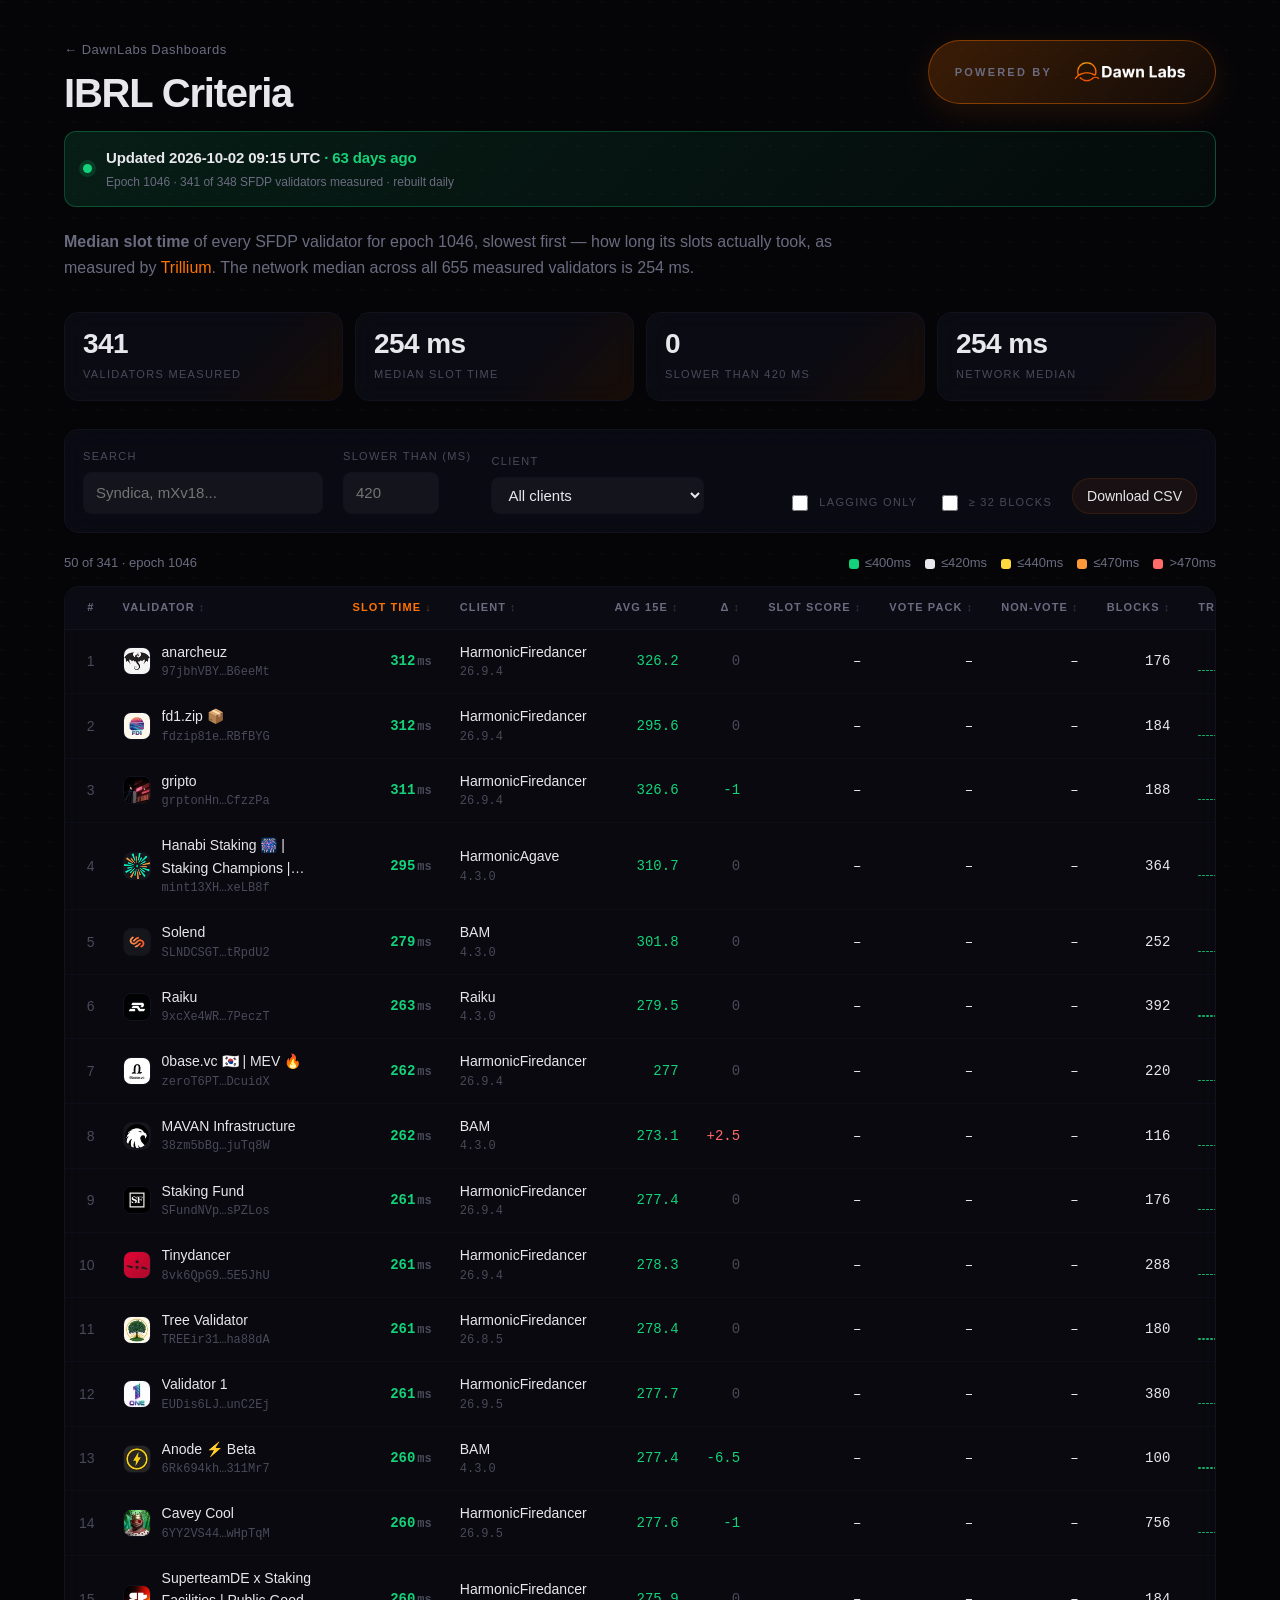
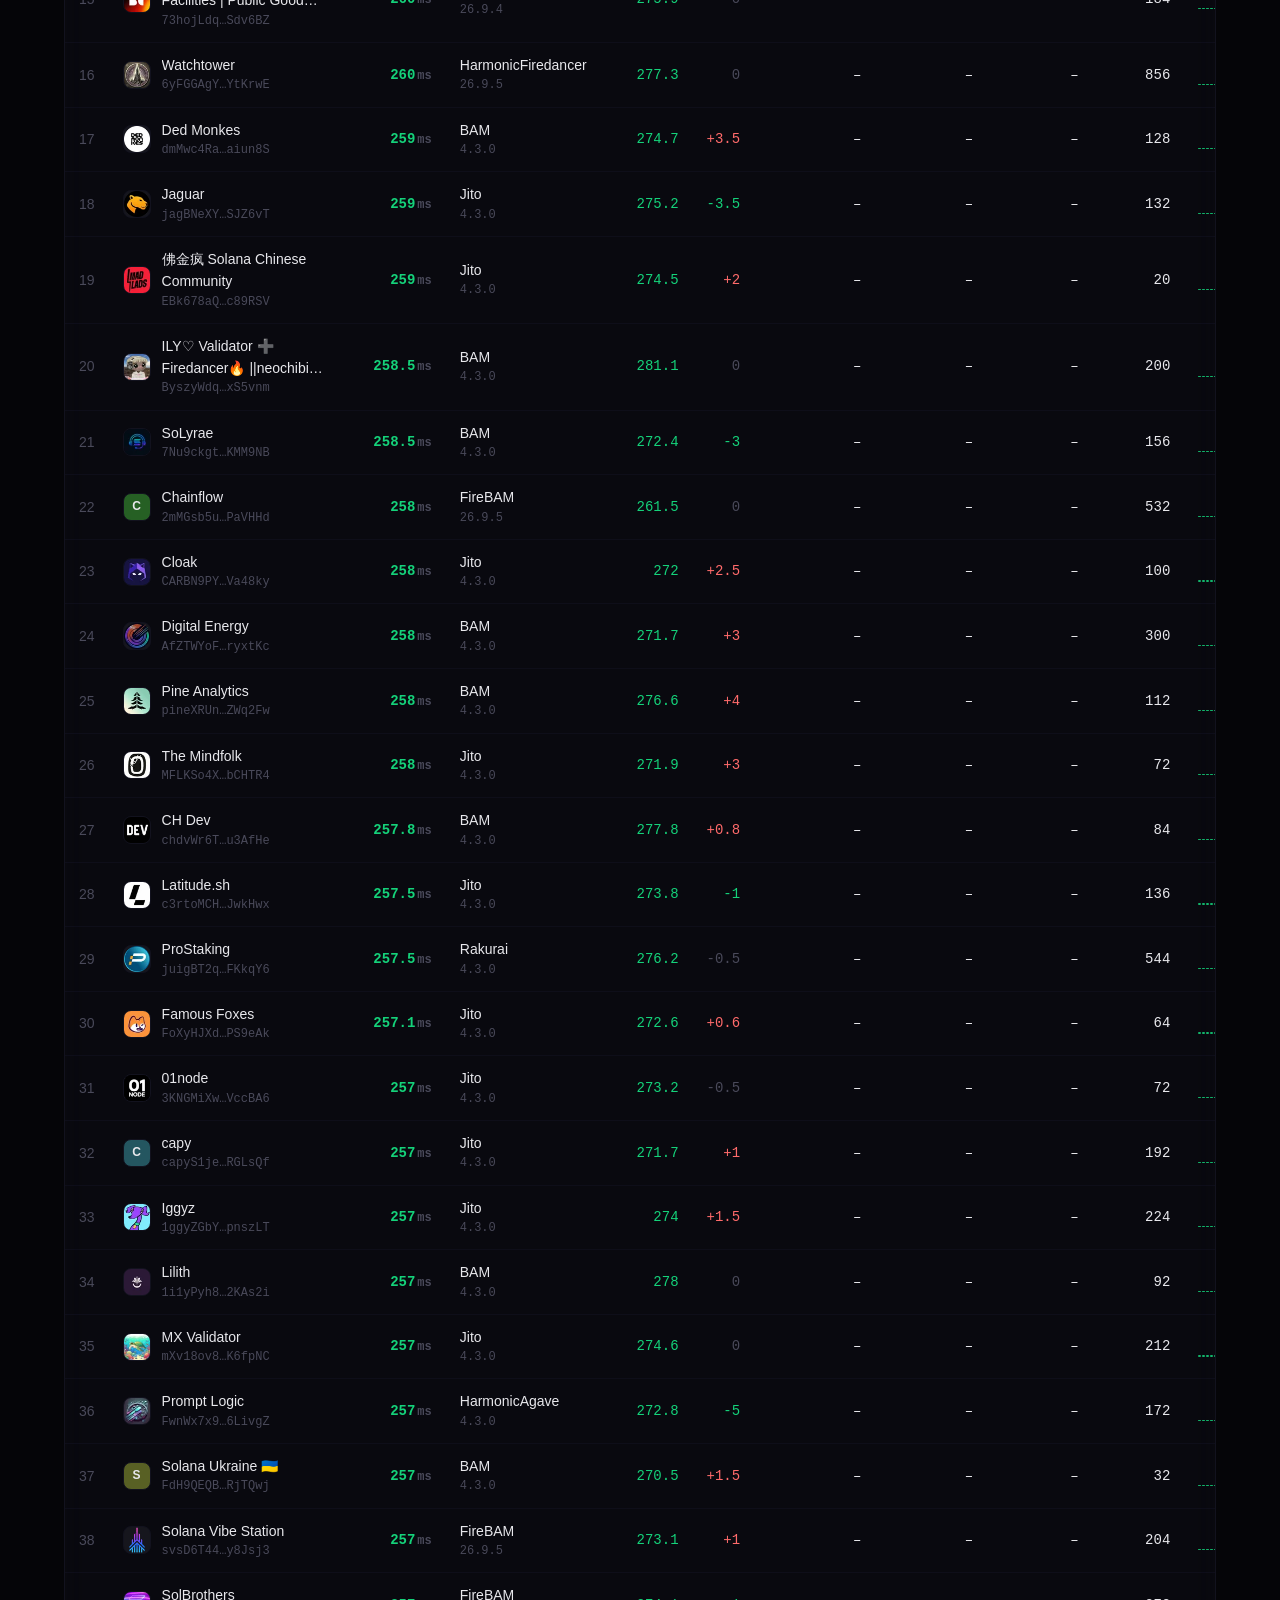
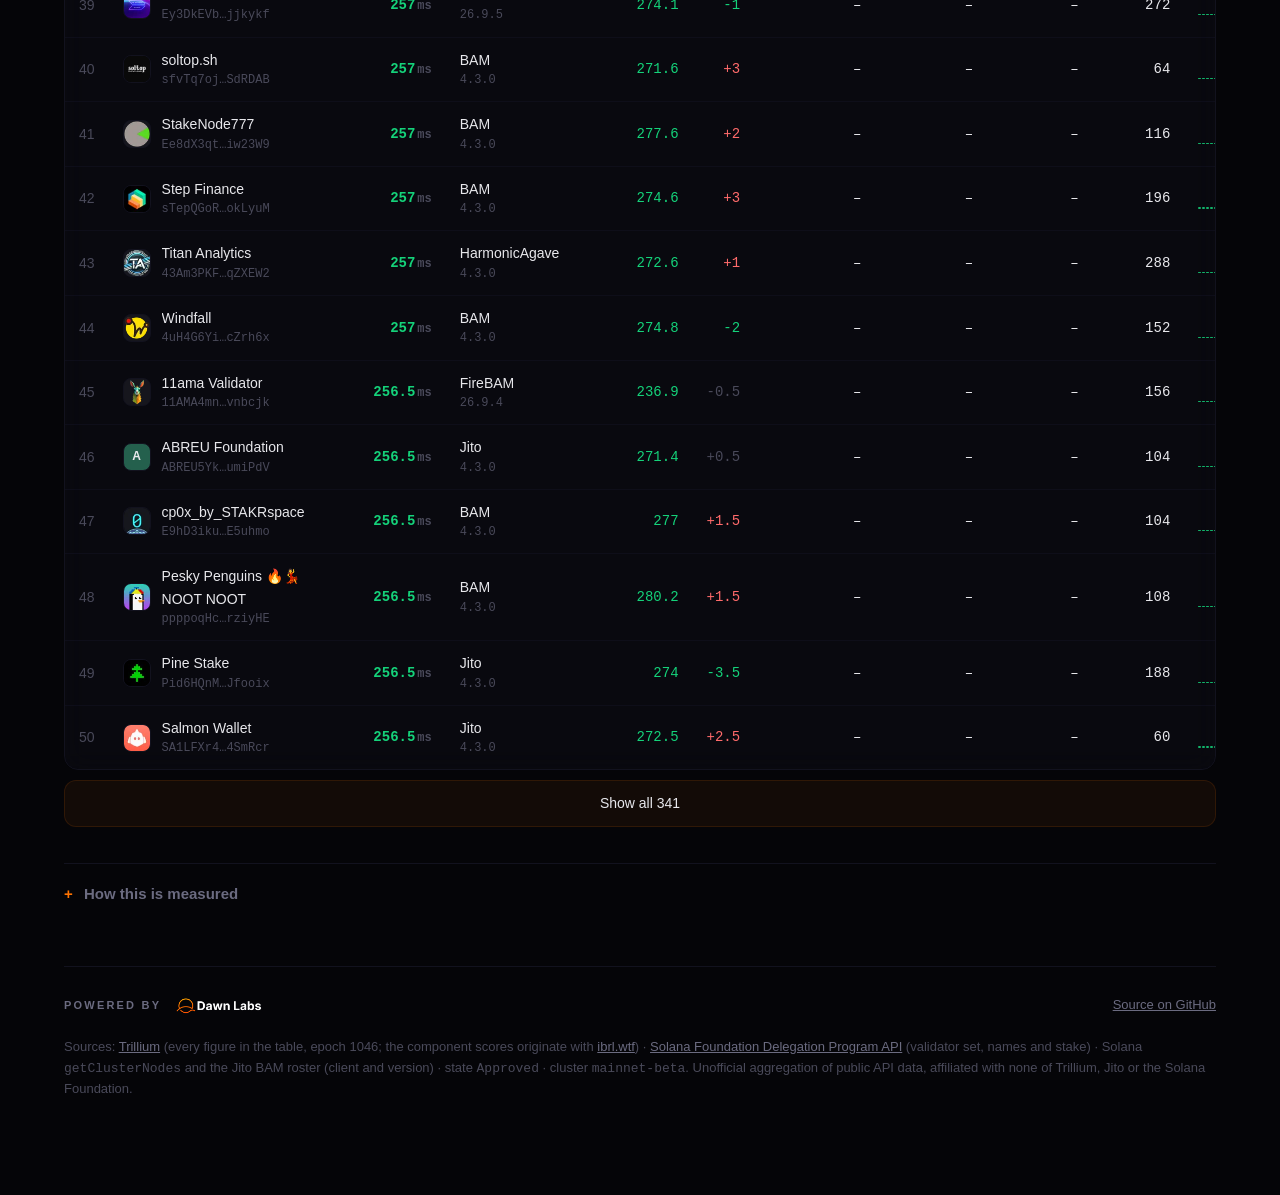
<file: docs/ibrl-criteria/index.html>
<!doctype html>
<html lang="en">
<head>
<!-- build: b560d01858ad7b5d783653cf6bbeb80eba0e528008828fc637843b9a380a54f1 -->
<meta charset="utf-8">
<meta name="viewport" content="width=device-width, initial-scale=1">
<title>IBRL Criteria — Powered by DawnLabs</title>
<meta name="description" content="Median slot time of every Solana Foundation Delegation Program validator, with the IBRL slot time and packing component scores alongside it.">
<meta property="og:title" content="IBRL Criteria">
<meta property="og:description" content="Median slot time of every Solana Foundation Delegation Program validator, with the IBRL slot time and packing component scores alongside it.">
<link rel="stylesheet" href="../assets/theme.css?v=754007a5">
</head>
<body>
<div class="wrap">

<div class="masthead">
  <div>
    <p class="breadcrumb"><a href="../">← DawnLabs Dashboards</a></p>

    <h1>IBRL Criteria</h1>
  </div>
  <a class="powered" href="https://x.com/dawnlabs00" target="_blank" rel="noopener">
    <span class="pb">Powered by</span>
    <img src="../assets/logo-dawnlabs.png?v=fb16f329" alt="DawnLabs" width="118" height="34">
  </a>
</div>

<div class="freshness">
  <span class="pulse" aria-hidden="true"></span>
  <div class="fresh-text">
    <div class="fresh-main">Updated <time datetime="2026-10-02T09:15:51Z">2026-10-02 09:15 UTC</time><span class="fresh-age" id="freshage"></span></div>
    <div class="fresh-sub">Epoch 1046 · 341 of 348 SFDP validators measured · rebuilt daily</div>
  </div>
</div>

<p class="lede">
<strong>Median slot time</strong> of every SFDP validator for epoch 1046, slowest first — how long its slots
actually took, as measured by <a href="https://trillium.so/" target="_blank" rel="noopener">Trillium</a>. The
network median across all 655 measured validators is 254 ms.
</p>

<div class="stats" id="stats"></div>

<div class="controls">
  <div class="field">
    <label for="q">Search</label>
    <input type="text" id="q" placeholder="Syndica, mXv18..." autocomplete="off">
  </div>
  <div class="field">
    <label for="slowerthan">Slower than (ms)</label>
    <input type="number" id="slowerthan" min="0" max="5000" step="10" placeholder="420">
  </div>
  <div class="field">
    <label for="client">Client</label>
    <select id="client"></select>
  </div>
  <div class="field spacer">
    <label class="check" title="Only validators Trillium flags as lagging (slot_duration_is_lagging)">
      <input type="checkbox" id="lagging"> Lagging only
    </label>
  </div>
  <div class="field">
    <label class="check" title="A median over a handful of blocks is noisy. Hides validators with fewer than 32 blocks in this epoch">
      <input type="checkbox" id="minblocks"> ≥ 32 blocks
    </label>
  </div>
  <div class="field">
    <button type="button" class="chip" id="dl">Download CSV</button>
  </div>
</div>

<div class="meta">
  <div id="count"></div>
  <div class="legend">
    <span title="400 ms or less — within IBRL's allowance for a perfect slot time score"><i class="lg-hi"></i>≤400ms</span>
    <span title="400 to 420 ms"><i class="lg-good"></i>≤420ms</span>
    <span title="420 to 440 ms"><i class="lg-mid"></i>≤440ms</span>
    <span title="440 to 470 ms"><i class="lg-low"></i>≤470ms</span>
    <span title="Slower than 470 ms"><i class="lg-bad"></i>&gt;470ms</span>
  </div>
</div>

<div class="tablewrap">
<table>
<thead><tr id="head"></tr></thead>
<tbody id="body"></tbody>
</table>
<div class="empty" id="empty" hidden>No validators match the current filters</div>
</div>
<button type="button" class="chip more" id="more" hidden></button>

<details class="notes">
<summary>How this is measured</summary>
<p>
<strong>Slot time</strong> is <code>slot_duration_median</code> from
<a href="https://trillium.so/" target="_blank" rel="noopener">Trillium</a>: the median time the validator's slots
actually took during the epoch, in milliseconds. It is the axis this page sorts on, slowest first, because a
validator that is consistently slow is holding up the whole leader rotation.
</p>
<p>
<strong>Avg 15e</strong> is the mean of that median over the last 15 epochs, skipping epochs
with no record — a single epoch moves around, so the average is the steadier read. <strong>Δ</strong> is the change
from the previous epoch, where a positive number means it got <em>slower</em>. <strong>Trend</strong> plots the same
15 epochs, newest on the left, and a taller bar means a slower epoch; a gap means no record.
</p>
<p>
Colours follow the same thresholds throughout: <span class="v-hi">400 ms or less</span>,
<span class="v-good">up to 420</span>, <span class="v-mid">up to 440</span>, <span class="v-low">up to 470</span>
and <span class="v-bad">slower than 470</span>. The 400 ms boundary is not arbitrary — it is the allowance IBRL's
methodology gives a continuation slot for a perfect slot time score, and the validators split into two clear groups
either side of it.
</p>
<p>
Trillium also publishes its own <code>slot_duration_is_lagging</code> verdict. It is not shown as a column because
53 of the 341 validators here carry it, which makes it a broad grouping rather than an alarm —
but the <strong>Lagging only</strong> filter selects them, the flagged rows say so on hover, and the CSV carries the
field.
</p>
<p>
The three score columns are the components of the IBRL score from
<a href="https://ibrl.wtf/" target="_blank" rel="noopener">ibrl.wtf</a>, a community tool from Jito that analyses
leader behaviour block by block. Trillium republishes those same values, so this page reads them from Trillium too
rather than from a second API. They are kept as context for <em>why</em> a validator is slow, not as the ranking:
</p>
<table>
<thead><tr><th>Component</th><th>Weight in IBRL</th><th>What it rewards</th></tr></thead>
<tbody>
<tr><td>Slot score</td><td>40%</td><td>Building blocks quickly — a perfect score needs 550ms or less on a handoff slot, 400ms on a continuation slot. Past that the score decays exponentially.</td></tr>
<tr><td>Vote pack</td><td>15%</td><td>Processing votes early — a perfect score needs 90% of vote transactions inside the first 48 PoH ticks. Including no votes at all scores 0.</td></tr>
<tr><td>Non-vote</td><td>45%</td><td>Spreading work across the block — half from using 50% of compute in the first 32 ticks, half from an even compute distribution across the 64 ticks (Gini coefficient).</td></tr>
</tbody>
</table>
<p>
The composite IBRL score is not displayed. It is still in the snapshot below, as is every other field this page
reads, so nothing shown here has to be recomputed from a second source to be checked.
</p>
<p>
<strong>Client</strong> is what the validator advertises over gossip (<code>getClusterNodes</code>), with the version
it reports. Client IDs that have no registered name arrive as <code>Unknown(n)</code> and are resolved with the same
table ibrl.wtf uses — that is where <em>Rakurai</em> and <em>Harmonic</em> come from. One case needs more than
gossip: running the BAM binary does not by itself make a validator an active BAM validator, so a node advertising
BAM is labelled <strong>BAM</strong> only when it also appears on Jito's BAM roster, and <strong>Jito</strong>
otherwise. Anything still unrecognised is left as its raw <code>Unknown(n)</code> rather than folded into Agave.
</p>
<p>
This page covers the 348 validators in SFDP <code>Approved</code> state.
341 of them have a slot time for epoch 1046; the remaining 7 have no record for this
epoch, so there is nothing to measure and they are left out of the table rather than shown as a zero. Validator
names, logos and stake come from the Solana Foundation API, and the client from gossip; every number in the table
itself comes from Trillium, for one epoch, so no column is describing a different point in time — or a different
methodology — from its neighbours.
</p>
<p>
A median taken over a handful of blocks moves a lot epoch to epoch. The <strong>≥ 32 blocks</strong> filter drops
those rows when you want a steadier read.
</p>
<p>
The full snapshot behind this page is published as
<a href="../data/ibrl-criteria.json">data/ibrl-criteria.json</a> and is versioned in the repository, so any
epoch's numbers can be reproduced or diffed later.
</p>
</details>


<footer>
<div class="fbar">
  <a class="built" href="https://x.com/dawnlabs00" target="_blank" rel="noopener">
    <span>Powered by</span><img src="../assets/logo-dawnlabs.png?v=fb16f329" alt="DawnLabs" width="90" height="26">
  </a>
  <div><a href="https://github.com/nagumo-dawnlabs/sfdp-monitor" target="_blank" rel="noopener">Source on GitHub</a></div>
</div>
Sources: <a href="https://trillium.so/" target="_blank" rel="noopener">Trillium</a> (every figure in the table,
epoch 1046; the component scores originate with <a href="https://ibrl.wtf/" target="_blank" rel="noopener">ibrl.wtf</a>)
· <a href="https://solana.org/delegation-api-docs" target="_blank" rel="noopener">Solana Foundation Delegation Program API</a>
(validator set, names and stake) · Solana <code>getClusterNodes</code> and the Jito BAM roster (client and version)
· state <code>Approved</code> · cluster <code>mainnet-beta</code>.
Unofficial aggregation of public API data, affiliated with none of Trillium, Jito or the Solana Foundation.

</footer>
</div>
<script>const DATA = {"dashboard":"ibrl-criteria","cluster":"mainnet-beta","participant_states":"Approved","epoch":1046,"history":15,"network":{"slot_ms":254.0,"slot_validators":655,"lagging":109},"weights":{"slot_time":0.4,"vote_packing":0.15,"non_vote_packing":0.45},"slow_ms":420.0,"coverage":{"sfdp":348,"measured":341,"unmeasured":7},"validators":[{"p":"2jS8AX38m8F9C5juToW1FmTufEbb1DfDzZJj9HSJcWwo","n":"0% Fees | Easy 2 Stake | Jito MEV","t":"Approved","c":"BAM","cv":"4.3.0","k":102147,"f":55688,"m":255.0,"b":null,"v":null,"nv":null,"bp":148,"i":null,"h":[255.0,254.0,254.5,255.0,254.9,258.5,277.5,252.0,274.0,265.0,307.0,307.0,305.0,306.5,306.0],"lg":1},{"p":"3KNGMiXwhy2CAWVNpLoUt25sNngFnX1mZpaiEeVccBA6","n":"01node","t":"Approved","c":"Jito","cv":"4.3.0","k":59703,"f":41599,"m":257.0,"b":null,"v":null,"nv":null,"bp":72,"i":null,"h":[257.0,257.5,256.0,256.0,256.5,257.0,260.0,257.5,258.0,256.0,306.0,306.0,304.5,304.0,306.5],"lg":1},{"p":"zeroT6PTAEjipvZuACTh1mbGCqTHgA6i1ped9DcuidX","n":"0base.vc 🇰🇷 | MEV 🔥","t":"Approved","c":"HarmonicFiredancer","cv":"26.9.4","k":225708,"f":79557,"m":262.0,"b":null,"v":null,"nv":null,"bp":220,"lag":1,"i":null,"h":[262.0,262.0,262.0,262.0,262.0,261.0,261.0,260.0,259.0,259.0,309.0,309.0,309.0,309.0,309.0],"lg":1},{"p":"6NDen7aDi65apHo8m1Vea4nuS6LyjQeM6pDNqcW4Q5Pg","n":"0node.io","t":"Approved","c":"BAM","cv":"4.3.0","k":125945,"f":63233,"m":254.0,"b":null,"v":null,"nv":null,"bp":148,"i":null,"h":[254.0,254.0,254.5,256.0,254.0,252.5,252.0,258.0,263.0,275.5,304.0,304.0,304.0,304.0,304.0],"lg":1},{"p":"1KXvrkPXwkGF6NK1zyzVuJqbXfpenPVPP6hoiK9bsK3","n":"1000X.sh","t":"Approved","c":"BAM","cv":"4.3.0","k":186983,"f":80976,"m":255.0,"b":null,"v":null,"nv":null,"bp":148,"i":null,"h":[255.0,254.0,254.5,253.0,254.0,264.0,267.5,257.0,268.0,261.5,303.0,303.0,303.0,303.0,303.0],"lg":1},{"p":"11AMA4mnNbsrPQeuoNN7uiZVJZtqEzQHrTfa5vnbcjk","n":"11ama Validator","t":"Approved","c":"FireBAM","cv":"26.9.4","k":170695,"f":78461,"m":256.5,"b":null,"v":null,"nv":null,"bp":156,"lag":1,"i":null,"h":[256.5,257.0,257.0,257.0,204.0,206.0,205.5,209.0,208.0,208.0,256.8,258.5,257.5,255.0,257.0],"lg":1},{"p":"FyrwfMaomErzqrFUXMjCJ7mA4u81DsiDdrzC3MJD6d4j","n":"1dad | Solfege","t":"Approved","c":"BAM","cv":"4.3.0","k":353499,"f":80216,"m":254.0,"b":null,"v":null,"nv":null,"bp":324,"i":null,"h":[254.0,254.0,254.0,255.0,253.0,254.0,254.0,253.0,255.0,253.0,304.0,303.0,305.0,305.0,305.0],"lg":1},{"p":"Fy7RCjDdFLG8wLn7TBKbccaKwYX1FetdSoVDREdUHf5o","n":"3SDK","t":"Approved","c":"BAM","cv":"4.3.0","k":81284,"f":48728,"m":254.0,"b":null,"v":null,"nv":null,"bp":88,"i":null,"h":[254.0,255.0,255.0,259.0,254.5,254.5,253.5,281.5,281.5,263.0,304.0,304.0,304.0,304.5,304.0]},{"p":"9dH6wfdJVgnDcbCUjT8rkmejAzTnGQaFarmLfvBYXANK","n":"4CRYPTO","t":"Approved","c":"BAM","cv":"4.3.0","k":107690,"f":57492,"m":255.0,"b":null,"v":null,"nv":null,"bp":116,"i":null,"h":[255.0,254.5,254.0,254.0,254.0,254.0,254.0,282.0,282.5,255.0,303.0,303.0,303.0,302.5,302.0],"lg":1},{"p":"3Pfubj3ytkRxFAGwFb5vtacuZJUxko5Du39xie9MBXuC","n":"[NODERS]","t":"Approved","c":"BAM","cv":"4.3.0","k":112306,"f":58963,"m":253.0,"b":null,"v":null,"nv":null,"bp":88,"i":null,"h":[253.0,251.0,252.0,253.0,255.0,252.5,253.0,253.5,253.5,279.5,304.0,304.0,304.0,303.5,304.0],"lg":1},{"p":"Hj2jzpAp57KyM3SmnYwJbDVrQ8tTWizMon2hhzYzwxet","n":"A Unicorn Julia","t":"Approved","c":"BAM","cv":"4.3.0","k":196159,"f":81079,"m":253.0,"b":null,"v":null,"nv":null,"bp":200,"i":null,"h":[253.0,253.0,253.5,253.0,253.0,251.9,253.0,255.0,274.0,262.0,305.0,305.0,304.0,303.5,303.0],"lg":1},{"p":"BR1aTt4ZZUCwWJDkSYf1hqkYJjo7Mb7Ar8iVTkeSwUB8","n":"Abacus","t":"Approved","c":"BAM","cv":"4.3.0","k":94642,"f":52904,"m":252.5,"b":null,"v":null,"nv":null,"bp":100,"i":null,"h":[252.5,251.5,255.0,254.0,253.0,253.2,257.5,268.5,267.0,268.0,307.0,307.5,307.0,305.0,309.0],"lg":1},{"p":"ABREU5YkQcfpDZymoQ97iGUgQcfgjctWUUxEMfumiPdV","n":"ABREU Foundation","t":"Approved","c":"Jito","cv":"4.3.0","k":78115,"f":47716,"m":256.5,"b":null,"v":null,"nv":null,"bp":104,"i":null,"h":[256.5,256.0,253.5,256.0,255.0,256.0,257.0,256.0,254.5,257.0,306.0,304.0,302.5,300.5,301.0]},{"p":"3WDh9HgusCujDmXCVhophLrHvoKHQd1Sd4uFHz1Awo35","n":"Absolute Guard","t":"Approved","c":"BAM","cv":"4.3.0","k":312894,"f":82195,"m":254.0,"b":null,"v":null,"nv":null,"bp":280,"i":null,"h":[254.0,253.0,254.0,253.0,253.0,253.0,253.0,256.0,257.0,257.0,306.0,306.0,306.0,307.0,307.0],"lg":1},{"p":"AccReGBNBdUCEJ7ZyP231jw7uVJ3eF9u4cLBFAyqQuWm","n":"Accretion | r0bre","t":"Approved","c":"Frankendancer","cv":"0.1204.40300","k":69893,"f":44980,"m":203.5,"b":null,"v":null,"nv":null,"bp":12,"i":null,"h":[203.5,202.0,205.5,208.0,208.0,206.5,203.0,202.0,210.0,206.0,256.5,256.0,255.0,258.5,255.0],"lg":1},{"p":"adramSYKBv1yHoZTub4kepcmF5LybPxwyJcsz4fpfi7","n":"Adrastea Validator","t":"Approved","c":"BAM","cv":"4.3.0","k":268796,"f":82301,"m":255.5,"b":null,"v":null,"nv":null,"bp":256,"i":null,"h":[255.5,255.0,254.0,253.5,254.0,254.0,261.5,257.0,257.0,256.0,306.0,305.0,305.0,305.0,304.0],"lg":1},{"p":"KAoSp3EudGqUBXv46tQoDwbZxSm3iXa9wM2aF4ySbJJ","n":"Aepalizage","t":"Approved","c":"BAM","cv":"4.3.0","k":82495,"f":49141,"m":253.0,"b":null,"v":null,"nv":null,"bp":88,"i":null,"h":[253.0,256.0,254.0,253.5,255.0,252.0,253.0,264.5,266.0,268.5,306.0,303.0,304.0,304.0,304.0],"lg":1},{"p":"EPFZFVrXuveEQar9LaEkt5kDRPMnbvK54qu5FwCxpkcy","n":"AiSol","t":"Approved","c":"BAM","cv":"4.3.0","k":111064,"f":58602,"m":256.0,"b":null,"v":null,"nv":null,"bp":140,"i":null,"h":[256.0,253.5,253.0,255.0,254.5,256.0,265.0,268.5,270.5,269.0,305.0,306.0,305.0,306.0,304.0],"lg":1},{"p":"rsbp8zMHbGCpLoRktmsjspYv77VcjxAzH1KxPCD9BiU","n":"Albert is Great","t":"Approved","c":"Jito","cv":"4.3.0","k":280553,"f":82339,"m":255.0,"b":null,"v":null,"nv":null,"bp":244,"i":null,"h":[255.0,255.0,254.0,254.0,255.0,255.1,255.0,255.0,255.0,256.0,305.0,305.0,307.0,305.0,305.0]},{"p":"ABC1U4cf9DZMwqy8ktEr4WJj8VHmVBQibbC57gEJthwY","n":"algo|stake","t":"Approved","c":"Jito","cv":"4.3.0","k":238687,"f":82116,"m":254.0,"b":null,"v":null,"nv":null,"bp":240,"i":null,"h":[254.0,255.0,254.0,254.0,255.0,255.0,254.0,255.0,256.0,256.0,307.0,307.5,307.0,307.0,305.0],"lg":1},{"p":"5zm9g3zgAPWzX3wmUB2JtTkcwCqe74NWsTmt5wLFwCKK","n":"Allied Validator","t":"Approved","c":"BAM","cv":"4.3.0","k":103985,"f":56090,"m":253.0,"b":null,"v":null,"nv":null,"bp":112,"i":null,"h":[253.0,253.0,255.0,253.5,254.0,255.5,266.5,264.5,271.0,279.0,306.0,305.0,306.0,305.0,305.5],"lg":1},{"p":"LFGGGJtnBLvq78DyMz1gTeedM6f8owck76qHThDABBC","n":"Alpha Waves","t":"Approved","c":"Jito","cv":"4.3.0","k":80069,"f":48256,"m":252.0,"b":null,"v":null,"nv":null,"bp":60,"i":null,"h":[252.0,253.0,252.5,254.0,253.0,252.5,257.0,258.0,257.5,259.0,306.0,308.0,308.0,306.0,306.0],"lg":1},{"p":"97jbhVBYcSmwGXjrx5PPWXucDsVBqwyoQ6rzP3B6eeMt","n":"anarcheuz","t":"Approved","c":"HarmonicFiredancer","cv":"26.9.4","k":199829,"f":82326,"m":312.0,"b":null,"v":null,"nv":null,"bp":176,"lag":1,"i":null,"h":[312.0,312.0,312.0,312.0,311.0,309.0,309.0,309.0,309.0,309.0,359.0,359.0,357.0,357.0,357.0],"lg":1},{"p":"ANC1u9sY36q3mi2MyVhtz71un8yLgTsFBUuyLcSPzKsk","n":"Anchorage Digital","t":"Approved","c":"Jito","cv":"4.3.0","k":607894,"f":0,"m":252.0,"b":null,"v":null,"nv":null,"bp":668,"i":null,"h":[252.0,254.0,254.0,254.0,253.0,253.0,254.0,257.0,257.0,256.5,304.0,304.0,304.0,303.0,303.0],"lg":1},{"p":"Av8EnYrPBnSJHK5e2wmTdnCpSy7nzmBgyFaUKSyLnBfe","n":"AndrewInUA","t":"Approved","c":"BAM","cv":"4.3.0","k":124080,"f":60992,"m":253.0,"b":null,"v":null,"nv":null,"bp":144,"i":null,"h":[253.0,253.0,253.5,254.0,253.0,253.0,254.0,254.5,266.0,267.5,303.0,303.0,304.0,303.5,303.0],"lg":1},{"p":"6Rk694kh1QTyQkirdb1uDZmS5xqG9bNaYtxx8d311Mr7","n":"Anode ⚡️ Beta","t":"Approved","c":"BAM","cv":"4.3.0","k":92940,"f":51930,"m":260.0,"b":null,"v":null,"nv":null,"bp":100,"i":null,"h":[260.0,266.5,258.0,253.0,254.0,254.0,256.5,263.0,294.0,276.5,306.0,305.0,305.0,305.0,304.0],"lg":1},{"p":"anza1rXDVhy1NfVNtsbT3kSBh2jgB1BGZUKuUibSAJd","n":"Anza","t":"Approved","c":"Jito","cv":"4.3.0","k":469884,"f":0,"m":255.0,"b":null,"v":null,"nv":null,"bp":486,"i":null,"h":[255.0,256.0,258.0,257.0,257.0,257.0,258.0,258.5,258.0,258.0,308.0,308.0,308.0,308.0,308.0],"lg":1},{"p":"5VrW7YNBccVnhnZVmooCePdLFcs2UjfxRT3hoY9mN8Ec","n":"Appleyello","t":"Approved","c":"BAM","cv":"4.3.0","k":346226,"f":78548,"m":253.0,"b":null,"v":null,"nv":null,"bp":332,"i":null,"h":[253.0,254.0,252.0,254.0,253.4,254.0,256.0,264.0,266.0,260.5,305.5,306.0,305.0,304.0,305.0]},{"p":"GwHH8ciFhR8vejWCqmg8FWZUCNtubPY2esALvy5tBvji","n":"ART3MIS.CLOUD ☘️","t":"Approved","c":"BAM","cv":"4.3.0","k":216396,"f":81053,"m":249.0,"b":null,"v":null,"nv":null,"bp":176,"i":null,"h":[249.0,251.5,249.0,250.0,250.0,260.5,262.0,257.0,261.5,257.0,306.0,306.0,306.0,306.0,306.0],"lg":1},{"p":"3V2xaccDpFib4DbTksdiveNDmiwpXBqSWyjSof3w1Bg7","n":"Aurora Validator","t":"Approved","c":"BAM","cv":"4.3.0","k":145055,"f":69928,"m":252.5,"b":null,"v":null,"nv":null,"bp":116,"i":null,"h":[252.5,250.5,251.0,253.0,253.0,253.5,258.5,262.5,266.0,255.0,305.0,304.0,304.0,304.0,304.0],"lg":1},{"p":"AurseT3W3tk1dATBWAXtWR6oubBgECqintfcvP74teU3","n":"Aursen","t":"Approved","c":"HarmonicAgave","cv":"4.3.0","k":364572,"f":82335,"m":255.0,"b":null,"v":null,"nv":null,"bp":412,"i":null,"h":[255.0,253.0,253.0,253.0,253.0,253.0,251.0,251.0,250.0,251.0,302.0,301.0,302.0,301.0,303.0],"lg":1},{"p":"avnujiRNoSRe9PcET42DPKznyfYnb2LRaZAsqv6REZo","n":"AVNU","t":"Approved","c":"BAM","cv":"4.3.0","k":146555,"f":70364,"m":254.0,"b":null,"v":null,"nv":null,"bp":176,"i":null,"h":[254.0,253.0,254.5,253.5,255.0,257.0,272.5,260.5,256.0,255.0,305.0,304.0,304.0,304.0,303.0],"lg":1},{"p":"GHQsq6bAdgooi998uKhwdzFubsJ7R3SuhTE9gJ83gctU","n":"Axis","t":"Approved","c":"BAM","cv":"4.3.0","k":208541,"f":82217,"m":254.0,"b":null,"v":null,"nv":null,"bp":140,"i":null,"h":[254.0,254.5,254.0,254.0,254.5,254.0,255.5,275.0,264.0,267.5,306.0,305.0,305.0,305.5,305.0],"lg":1},{"p":"3YX7PQuESmR2h95FDgjahEQjyCBhmY1Ts2MsrM1Kg9DS","n":"Banana Business (BB)","t":"Approved","c":"BAM","cv":"4.3.0","k":102029,"f":55150,"m":255.0,"b":null,"v":null,"nv":null,"bp":100,"i":null,"h":[255.0,254.0,254.0,253.0,255.0,251.5,257.5,266.0,269.0,258.0,305.5,304.0,305.0,304.0,304.5]},{"p":"bay3wXfJsu9ds1zQBoQQ4DUwFGs3NP6q4gca9WM5G1z","n":"Bay3","t":"Approved","c":"BAM","cv":"4.3.0","k":114942,"f":59938,"m":252.0,"b":null,"v":null,"nv":null,"bp":120,"i":null,"h":[252.0,252.0,251.5,251.0,252.0,270.0,262.5,266.0,258.5,264.0,304.0,304.0,304.0,303.0,304.0],"lg":1},{"p":"EydLxzdWfD434DDxZYXkTcajvK5VKH7p6CofEDCRUkJ4","n":"Bernardo Beacon","t":"Approved","c":"BAM","cv":"4.3.0","k":163274,"f":74841,"m":252.0,"b":null,"v":null,"nv":null,"bp":188,"i":null,"h":[252.0,257.0,264.0,264.5,263.5,265.0,264.0,281.0,278.5,276.0,311.5,311.0,310.0,315.0,317.5],"lg":1},{"p":"BSGMRbK97DcgLe4u4kfNQnmTVZGVnwdtKQBJqWRBTZxU","n":"Black Sea Gold","t":"Approved","c":"BAM","cv":"4.3.0","k":162519,"f":75271,"m":255.0,"b":null,"v":null,"nv":null,"bp":140,"i":null,"h":[255.0,256.0,254.0,255.0,256.5,254.0,256.0,254.0,256.0,255.0,305.0,305.0,303.5,304.5,306.0],"lg":1},{"p":"mD1afZhSisoXfJLT8nYwSFANqjr1KPoDUEpYTEfFX1e","n":"Block Parliament 🦉","t":"Approved","c":"BAM","cv":"4.3.0","k":247775,"f":82260,"m":255.0,"b":null,"v":null,"nv":null,"bp":292,"i":null,"h":[255.0,255.0,255.0,255.0,254.0,254.9,255.0,270.0,279.5,283.0,306.0,305.0,305.0,305.0,304.0],"lg":1},{"p":"7VZM7YHcX73TpGoXDeBu61g4QKC86GwAEnew8dA7Y2xn","n":"BLOCKSIZE","t":"Approved","c":"BAM","cv":"4.3.0","k":250818,"f":82293,"m":253.0,"b":null,"v":null,"nv":null,"bp":272,"i":null,"h":[253.0,253.0,254.0,253.0,254.0,253.0,253.0,254.0,266.0,261.5,304.0,303.0,304.0,304.0,304.0],"lg":1},{"p":"5fSQdv4zsAJNx6RKpGho6sL6rY6a8nziaqcmwaRJB9NE","n":"Blossom","t":"Approved","c":"BAM","cv":"4.3.0","k":137322,"f":67387,"m":252.0,"b":null,"v":null,"nv":null,"bp":128,"i":null,"h":[252.0,252.0,253.0,252.0,250.5,253.0,252.0,257.0,257.0,255.0,305.0,304.0,306.0,305.0,304.0],"lg":1},{"p":"bxrAptB5ZpZBhoLedJpoGWY5hBjjt3zvVBr2323Rrq6","n":"bloXroute EU","t":"Approved","c":"BAM","cv":"4.3.0","k":130955,"f":65282,"m":254.0,"b":null,"v":null,"nv":null,"bp":92,"i":null,"h":[254.0,252.0,253.5,251.5,253.5,259.0,262.0,269.5,262.0,263.5,303.0,304.0,303.0,303.5,303.0],"lg":1},{"p":"b1ueZK9bWTywN2587zsScyLTaH18wfRfN5W15XnkiqF","n":"Blue Sky","t":"Approved","c":"BAM","cv":"4.3.0","k":141904,"f":68887,"m":254.0,"b":null,"v":null,"nv":null,"bp":136,"i":null,"h":[254.0,254.0,253.5,253.5,254.0,254.0,253.0,255.0,257.0,258.5,305.0,304.0,304.0,304.0,304.0],"lg":1},{"p":"PAD9aPiKJGcbGxuVLbc8o4Vf65GPq3fJQ7PkHWuX6a8","n":"BlueLotus 👩‍💻","t":"Approved","c":"BAM","cv":"4.3.0","k":158477,"f":74287,"m":251.5,"b":null,"v":null,"nv":null,"bp":128,"i":null,"h":[251.5,253.5,253.0,254.0,252.8,251.4,257.0,262.0,265.0,269.5,305.0,305.0,304.0,305.0,304.5],"lg":1},{"p":"BoNKmNCGvoHS4CkKvYRnF21iEpUP827pZjhFGdA4t5as","n":"BONK","t":"Approved","c":"BAM","cv":"4.3.0","k":284249,"f":82114,"m":255.0,"b":null,"v":null,"nv":null,"bp":300,"i":null,"h":[255.0,255.0,255.0,255.0,254.0,254.0,254.0,272.5,276.5,279.0,305.0,305.0,304.0,304.0,305.0],"lg":1},{"p":"SWiz7QwnYPm61pWWUUkMhj4r5pZLP1SvYibdHcB2cov","n":"BOOP Wizard","t":"Approved","c":"BAM","cv":"4.3.0","k":86435,"f":49692,"m":251.5,"b":null,"v":null,"nv":null,"bp":64,"i":null,"h":[251.5,251.0,252.5,252.0,250.5,258.8,254.0,265.0,269.5,266.0,304.5,303.0,304.0,303.0,303.0],"lg":1},{"p":"icex1C6pnZxznQWiHZZANjGU8nZ8kNquFnjyY7XXrXE","n":"BrewlabsHQ","t":"Approved","c":"Jito","cv":"4.3.0","k":250461,"f":82277,"m":254.0,"b":null,"v":null,"nv":null,"bp":244,"i":null,"h":[254.0,253.0,253.0,253.0,253.0,253.0,253.0,255.0,254.0,254.0,304.0,304.0,303.0,303.0,303.0],"lg":1},{"p":"H9ENbtmy2tWFtAJNmpC8xQtbcr1NTp4FXLdphRaG8L2T","n":"Bubbles","t":"Approved","c":"HarmonicAgave","cv":"4.3.0","k":188615,"f":82333,"m":254.0,"b":null,"v":null,"nv":null,"bp":164,"i":null,"h":[254.0,255.0,254.0,252.0,253.0,253.9,252.0,252.5,254.0,253.5,305.0,303.0,302.0,302.0,303.0],"lg":1},{"p":"DupN8puwoPdFo9EYm8AXemEn9cMsore1QmZzfPaxyUG4","n":"Buffalo Steve","t":"Approved","c":"BAM","cv":"4.3.0","k":80763,"f":48571,"m":253.0,"b":null,"v":null,"nv":null,"bp":96,"i":null,"h":[253.0,253.0,253.5,258.0,253.5,254.0,264.0,268.5,261.0,263.5,304.5,304.0,304.0,304.0,305.0],"lg":1},{"p":"3YVoK8UN62dyiPZnGBzBTkGdwsVmmK1MpRoLcxNRs9BE","n":"Calypso","t":"Approved","c":"Jito","cv":"4.3.0","k":492910,"f":82290,"m":256.0,"b":null,"v":null,"nv":null,"bp":460,"i":null,"h":[256.0,256.0,256.0,257.0,255.0,256.0,256.0,261.0,262.0,259.0,309.0,309.0,308.0,308.0,308.0],"lg":1},{"p":"capyS1jerxhFp1RehdWRG6kbWi8bnWF3fkEG2RGLsQf","n":"capy","t":"Approved","c":"Jito","cv":"4.3.0","k":163681,"f":76131,"m":257.0,"b":null,"v":null,"nv":null,"bp":192,"i":null,"h":[257.0,256.0,254.0,254.5,254.5,255.0,256.5,254.0,257.5,256.5,305.0,305.0,303.0,303.0,303.5]},{"p":"BNtHBLo1L2vAG7PBQ6mJvWz7GqVPxBnioXsY2Gjtubrg","n":"CatalystX - Innovation OnChain","t":"Approved","c":"BAM","cv":"4.3.0","k":221370,"f":81978,"m":252.0,"b":null,"v":null,"nv":null,"bp":200,"i":null,"h":[252.0,252.0,254.0,252.0,253.0,253.0,253.0,255.0,261.0,261.0,303.0,303.0,303.0,303.0,303.0],"lg":1},{"p":"6YY2VS44RP1sBosdEsvSaiw7gETDNx3tmg5mM5wHpTqM","n":"Cavey Cool","t":"Approved","c":"HarmonicFiredancer","cv":"26.9.5","k":728907,"f":0,"m":260.0,"b":null,"v":null,"nv":null,"bp":756,"lag":1,"i":null,"h":[260.0,261.0,261.0,261.0,261.0,261.0,261.0,261.0,261.0,261.0,311.0,311.0,311.0,311.0,311.0],"lg":1},{"p":"5essVpBYvocZkQnkrWsMDfRPwtp4BeihJRaweKLR4dRn","n":"Certora Validator","t":"Approved","c":"BAM","cv":"4.3.0","k":1037670,"f":0,"m":253.0,"b":null,"v":null,"nv":null,"bp":1068,"i":null,"h":[253.0,252.0,253.0,252.0,252.0,252.0,253.0,261.5,262.0,262.0,305.0,304.0,304.0,304.0,304.0],"lg":1},{"p":"chdvWr6T14nqGRFD37KY36dsvhkCtDaufW5rpu3AfHe","n":"CH Dev","t":"Approved","c":"BAM","cv":"4.3.0","k":96084,"f":53298,"m":257.8,"b":null,"v":null,"nv":null,"bp":84,"lag":1,"i":null,"h":[257.8,257.0,253.0,256.0,255.5,257.5,257.0,286.5,289.0,276.0,304.0,305.0,304.5,304.0,304.0],"lg":1},{"p":"2mMGsb5uy1Q4Dvezr8HK2E8SJoChcb2X7b61tJPaVHHd","n":"Chainflow","t":"Approved","c":"FireBAM","cv":"26.9.5","k":604900,"f":82340,"m":258.0,"b":null,"v":null,"nv":null,"bp":532,"lag":1,"i":null,"h":[258.0,258.0,258.0,258.0,258.0,258.0,258.0,258.0,258.0,258.0,307.0,259.0,259.0,259.0,259.0]},{"p":"3RXKQBRv7xKTQeNdLSPhCiD4QcUfxEQ12rtgUkMf5LnS","n":"Chainode Tech \u0026 MEV(0% Fee)","t":"Approved","c":"BAM","cv":"4.3.0","k":398608,"f":82305,"m":254.0,"b":null,"v":null,"nv":null,"bp":384,"i":null,"h":[254.0,251.0,253.0,253.0,252.0,253.0,253.0,259.0,261.0,264.0,305.0,304.0,304.0,304.0,304.0],"lg":1},{"p":"chrtyETASKQhsndRM9pr6qC3gAHG5MuRwCgXSNVqnJL","n":"Charity Soul","t":"Approved","c":"BAM","cv":"4.3.0","k":117146,"f":60649,"m":254.0,"b":null,"v":null,"nv":null,"bp":84,"i":null,"h":[254.0,253.0,253.0,253.0,253.0,255.0,257.5,257.5,266.0,262.0,304.5,304.0,304.0,304.0,304.5],"lg":1},{"p":"chopskqnudaeCTENWzUjfFCBSLcxprqbdMoCAucAwfb","n":"Choplet Studios","t":"Approved","c":"BAM","cv":"4.3.0","k":119173,"f":61334,"m":256.0,"b":null,"v":null,"nv":null,"bp":148,"lag":1,"i":null,"h":[256.0,254.0,254.0,254.0,255.0,254.5,269.5,257.5,257.0,262.0,305.5,304.0,304.0,304.0,304.5],"lg":1},{"p":"CtzN7ysR5rX69qd168Aosbuc83mPozhi81bEHbG7ecNP","n":"Citizen Node","t":"Approved","c":"BAM","cv":"4.3.0","k":117434,"f":60717,"m":254.0,"b":null,"v":null,"nv":null,"bp":112,"i":null,"h":[254.0,254.0,255.0,253.5,255.0,254.0,252.5,256.0,258.0,257.5,305.0,304.5,304.0,304.0,304.0],"lg":1},{"p":"CARBN9PY1Qej1aCg4885pfoYH8EHfjWuMy59pVa48ky","n":"Cloak","t":"Approved","c":"Jito","cv":"4.3.0","k":85858,"f":50265,"m":258.0,"b":null,"v":null,"nv":null,"bp":100,"lag":1,"i":null,"h":[258.0,255.5,254.0,254.0,255.0,255.0,258.0,254.5,256.0,257.0,306.0,305.0,306.0,301.5,304.0],"lg":1},{"p":"DViARWAWKkxAzp4UCgbw5B9pLSrBY3PaztFErcwgVUKX","n":"Code-Breader","t":"Approved","c":"BAM","cv":"4.3.0","k":224428,"f":80998,"m":253.5,"b":null,"v":null,"nv":null,"bp":204,"i":null,"h":[253.5,255.0,254.0,254.0,253.5,255.0,256.0,273.0,260.0,261.0,305.0,304.0,305.0,304.0,305.0],"lg":1},{"p":"CVRr5oHCAAooVbYze7CvXtRp4FUtkMCSqBZU7MVu8v8e","n":"Coverlet+MEV | 0% ALL FEES ✅","t":"Approved","c":"BAM","cv":"4.3.0","k":175746,"f":79478,"m":254.0,"b":null,"v":null,"nv":null,"bp":168,"i":null,"h":[254.0,252.0,254.0,252.0,251.0,256.0,257.0,255.5,255.0,255.0,308.0,306.0,306.0,306.0,306.0],"lg":1},{"p":"E9hD3ikumJx1GVswDjnpCt6Uu4WG5mz1PDWCqdE5uhmo","n":"cp0x_by_STAKRspace","t":"Approved","c":"BAM","cv":"4.3.0","k":123324,"f":62355,"m":256.5,"b":null,"v":null,"nv":null,"bp":104,"lag":1,"i":null,"h":[256.5,255.0,254.0,254.0,254.0,254.0,257.5,279.0,280.5,289.5,305.0,304.5,304.1,304.0,304.0],"lg":1},{"p":"AdSHK6vpQnwHRSw7jXUwjMEytmhFwnynZSENhvpAxL1y","n":"crypto-jack-sparrow","t":"Approved","c":"BAM","cv":"4.3.0","k":34826,"f":33314,"m":254.0,"b":null,"v":null,"nv":null,"bp":44,"i":null,"h":[254.0,256.0,255.0,254.0,254.0,254.0,279.5,278.5,286.5,292.5,306.0,305.5,303.5,306.0,305.0],"lg":1},{"p":"CTwsruptUccEtZGNxBDbuusHYxkBX3P6ndrxVjSG213y","n":"CryptoVik","t":"Approved","c":"Jito","cv":"4.3.0","k":138749,"f":66857,"m":254.0,"b":null,"v":null,"nv":null,"bp":156,"i":null,"h":[254.0,254.5,255.0,254.0,254.5,254.0,253.0,253.0,253.5,254.0,305.0,305.0,305.0,305.0,304.0],"lg":1},{"p":"cybi55ebub37HZW9YmRaLh59Lh3kqaLTsEBQwW6vFkC","n":"CyberAlex 👑 MEV","t":"Approved","c":"BAM","cv":"4.3.0","k":134448,"f":66229,"m":253.0,"b":null,"v":null,"nv":null,"bp":120,"i":null,"h":[253.0,253.0,253.0,252.0,254.5,253.0,253.0,255.0,258.0,254.0,304.0,304.5,305.0,305.0,304.0],"lg":1},{"p":"HMWXfjaeSHhww1wvdBhqhHVP9v96mFB4LJ9xP2MXbDGH","n":"CyberVillage","t":"Approved","c":"BAM","cv":"4.3.0","k":94899,"f":53034,"m":252.0,"b":null,"v":null,"nv":null,"bp":92,"i":null,"h":[252.0,253.5,254.0,255.5,253.0,253.0,253.0,267.5,268.0,267.5,304.0,304.0,303.0,303.5,304.0],"lg":1},{"p":"5aD6KB8g4MPt3xJafmMmun86hHMDnoFiGbd5gYiMFZw7","n":"Daiko","t":"Approved","c":"BAM","cv":"4.3.0","k":192400,"f":82153,"m":254.0,"b":null,"v":null,"nv":null,"bp":180,"i":null,"h":[254.0,254.0,254.0,254.5,254.0,253.0,253.0,267.5,257.5,256.5,305.5,305.0,304.5,305.0,304.0],"lg":1},{"p":"7CR6whiYULVf1Knj4J5PxUS37opdk8UAx2WnDzBQKiVe","n":"DataHive AI | Missions","t":"Approved","c":"BAM","cv":"4.3.0","k":97446,"f":54101,"m":252.0,"b":null,"v":null,"nv":null,"bp":124,"i":null,"h":[252.0,253.0,252.5,252.0,252.0,259.5,260.0,264.5,260.0,258.5,303.5,303.0,303.0,303.0,304.0],"lg":1},{"p":"4k6wgP5WPBKQpsFGtzuXNrjcTE2fKWLj17nDvFeG5zSF","n":"Dawn Labs","t":"Approved","c":"BAM","cv":"4.3.0","k":378935,"f":82124,"m":252.0,"b":null,"v":null,"nv":null,"bp":340,"i":null,"h":[252.0,252.0,252.0,252.0,252.0,251.0,252.0,259.0,264.0,260.0,303.0,303.0,303.0,303.0,303.0],"lg":1},{"p":"dcntruDNP5SEcGV4RxnsqXFURdDZGT3DTQv68Q8H7Vu","n":"Decentra","t":"Approved","c":"BAM","cv":"4.3.0","k":201221,"f":82127,"m":253.0,"b":null,"v":null,"nv":null,"bp":208,"i":null,"h":[253.0,255.0,253.0,254.0,256.0,254.0,257.0,257.0,256.0,259.0,305.0,305.0,305.0,304.0,304.0],"lg":1},{"p":"dmMwc4RazLHkvDZYrWAfbHQ6cViAvNa5szCJKaiun8S","n":"Ded Monkes","t":"Approved","c":"BAM","cv":"4.3.0","k":115375,"f":60264,"m":259.0,"b":null,"v":null,"nv":null,"bp":128,"lag":1,"i":null,"h":[259.0,255.5,255.0,256.0,257.0,255.0,256.5,256.0,278.5,267.5,305.0,306.0,305.0,304.0,304.0],"lg":1},{"p":"pitch9cMruwjDtAnisNS4mwZUPhMsBztNEGu2weMg55","n":"DePitch Academy","t":"Approved","c":"BAM","cv":"4.3.0","k":96274,"f":53726,"m":254.0,"b":null,"v":null,"nv":null,"bp":84,"i":null,"h":[254.0,255.5,253.5,255.5,254.5,253.5,255.5,267.0,264.5,267.5,304.0,304.0,304.0,304.0,306.0],"lg":1},{"p":"DCKyEmMENQMtLXgbmUoHRmgP9XdJ9HsR5WxrKnSDCzKA","n":"Dicky","t":"Approved","c":"BAM","cv":"4.3.0","k":96546,"f":53792,"m":256.0,"b":null,"v":null,"nv":null,"bp":100,"lag":1,"i":null,"h":[256.0,254.5,255.0,254.0,254.0,254.0,259.5,274.5,289.5,290.5,305.0,304.0,305.0,304.0,304.5],"lg":1},{"p":"CpNnGGhgVATJAbzHUXdrcGfpPiGuZyPka4QUmH7YgavX","n":"DICS - Degen Infrastructure Core Services","t":"Approved","c":"BAM","cv":"4.3.0","k":136112,"f":66518,"m":255.0,"b":null,"v":null,"nv":null,"bp":156,"i":null,"h":[255.0,254.0,254.0,254.0,255.0,264.0,261.5,271.5,267.0,267.0,304.0,304.0,304.0,303.0,305.0],"lg":1},{"p":"AfZTWYoFQbzqCMmUBTD7XwxFvjob1FVyCvkaXRryxtKc","n":"Digital Energy","t":"Approved","c":"BAM","cv":"4.3.0","k":301477,"f":82272,"m":258.0,"b":null,"v":null,"nv":null,"bp":300,"i":null,"h":[258.0,255.0,254.0,254.0,256.0,254.5,254.0,254.0,253.0,254.0,305.0,306.0,306.0,306.0,306.0],"lg":1},{"p":"Diman2GphWLwECE3swjrAEAJniezpYLxK1edUydiDZau","n":"diman","t":"Approved","c":"Unknown(9084)","cv":"4.3.0","k":339092,"f":82344,"m":233.2,"b":null,"v":null,"nv":null,"bp":332,"i":null,"h":[233.2,230.0,237.0,240.0,238.0,239.0,237.0,236.0,239.0,234.0,283.0,283.0,282.0,281.0,290.0],"lg":1},{"p":"3BeharBd3j4sKQp7Qze27JLQLd9AEEwGTX9TC7dXYSNw","n":"Dragon Trust Stake","t":"Approved","c":"BAM","cv":"4.3.0","k":83135,"f":49411,"m":252.0,"b":null,"v":null,"nv":null,"bp":76,"i":null,"h":[252.0,253.0,254.0,251.5,252.0,250.5,257.0,267.5,262.0,267.5,304.0,303.0,303.0,303.0,304.0],"lg":1},{"p":"ExCHWgfeJyKRzpfryiQn4W6aYaWhbSAEnsoUnBGNqjWD","n":"DSM-01","t":"Approved","c":"BAM","cv":"4.3.0","k":102252,"f":56135,"m":254.0,"b":null,"v":null,"nv":null,"bp":120,"i":null,"h":[254.0,253.0,253.0,254.0,256.0,260.0,256.0,256.5,256.0,256.0,305.0,305.0,304.0,304.0,304.0],"lg":1},{"p":"dst2u7mXMyDvb14cSErRNA1mxH1d5VXbSXgZ3DKE9xH","n":"Dust Eleven","t":"Approved","c":"BAM","cv":"4.3.0","k":96663,"f":53777,"m":255.0,"b":null,"v":null,"nv":null,"bp":104,"i":null,"h":[255.0,256.0,256.0,253.0,256.0,258.0,255.0,289.0,283.0,274.5,306.0,305.0,305.0,304.0,304.0],"lg":1},{"p":"FjYEr2UCeFzNfAKiFrbhG34Zv8LxbmfHYAFhAfc7SLQL","n":"Easytoken.me","t":"Approved","c":"BAM","cv":"4.3.0","k":125775,"f":62032,"m":252.0,"b":null,"v":null,"nv":null,"bp":156,"i":null,"h":[252.0,252.5,253.0,251.0,253.0,251.0,250.5,260.0,252.0,262.0,303.0,303.0,303.0,304.0,303.0],"lg":1},{"p":"EATpCzQNs8BzZh1mx1hXMAJm3o1MLXakTXr4UEmcsY7f","n":"EAT TRIBE","t":"Approved","c":"BAM","cv":"4.3.0","k":80954,"f":48246,"m":254.0,"b":null,"v":null,"nv":null,"bp":56,"i":null,"h":[254.0,254.0,251.0,254.0,253.5,252.5,256.0,253.5,255.5,253.0,303.0,304.0,304.0,313.0,304.0],"lg":1},{"p":"nateKhsYkrVc992UuTfAhEEFQqr2zQfpGg9RafNkxdC","n":"Epoch.Day","t":"Approved","c":"BAM","cv":"4.3.0","k":105317,"f":56734,"m":256.0,"b":null,"v":null,"nv":null,"bp":100,"lag":1,"i":null,"h":[256.0,255.0,254.0,254.5,257.0,253.5,254.5,267.0,282.5,282.5,305.0,305.0,305.0,305.0,304.0],"lg":1},{"p":"2Eq6YD8P8QXTeoz9h6JHjgZ55t8RSxNdx4waMDCoPmQU","n":"EvasMainnet","t":"Approved","c":"BAM","cv":"4.3.0","k":111183,"f":58162,"m":254.0,"b":null,"v":null,"nv":null,"bp":92,"i":null,"h":[254.0,258.5,259.5,257.5,253.0,253.0,256.5,280.0,264.5,288.5,304.0,303.0,304.5,303.5,304.0],"lg":1},{"p":"FphFJA451qptiGyCeCN3xvrDi8cApGAnyR5vw2KxxQ1q","n":"ex1arey","t":"Approved","c":"BAM","cv":"4.3.0","k":83447,"f":49462,"m":251.5,"b":null,"v":null,"nv":null,"bp":116,"i":null,"h":[251.5,252.5,253.5,253.0,254.5,252.0,257.0,263.5,263.5,262.5,305.0,304.0,304.0,304.0,303.0],"lg":1},{"p":"mineL1YNwcRnxN93B2sX6q22R11WfRqxnY4NBV8KfFY","n":"Exo Tech","t":"Approved","c":"BAM","cv":"4.3.0","k":575684,"f":82112,"m":254.0,"b":null,"v":null,"nv":null,"bp":652,"i":null,"h":[254.0,254.0,253.0,253.0,253.0,253.8,253.0,255.0,256.0,255.0,304.0,303.0,303.0,303.0,303.0],"lg":1},{"p":"eyeYaqg9e2L6xw7YwsSLm27eWJfhLNAm6ETQm8TXNoK","n":"Eyenotion","t":"Approved","c":"BAM","cv":"4.3.0","k":111480,"f":58442,"m":254.0,"b":null,"v":null,"nv":null,"bp":92,"i":null,"h":[254.0,253.0,255.0,253.0,254.0,254.0,254.0,256.5,276.0,267.0,305.0,305.0,304.0,304.0,304.0]},{"p":"FoXyHJXdQGK2eHoTjSAzHq4hzxWdJvpGgyzrtPS9eAk","n":"Famous Foxes","t":"Approved","c":"Jito","cv":"4.3.0","k":82360,"f":49119,"m":257.1,"b":null,"v":null,"nv":null,"bp":64,"lag":1,"i":null,"h":[257.1,256.5,254.0,258.0,254.0,256.0,257.0,255.0,259.0,257.0,306.0,304.0,304.0,309.0,302.5],"lg":1},{"p":"6qwYjs5vCSEKaTMBbHinnW8fvdGj1r8cpzPoAV1EHKsw","n":"Fast Runner","t":"Approved","c":"BAM","cv":"4.3.0","k":141609,"f":68605,"m":253.0,"b":null,"v":null,"nv":null,"bp":140,"i":null,"h":[253.0,261.0,264.0,265.0,262.5,264.0,270.0,273.0,275.5,270.5,313.0,310.0,310.0,319.0,322.0],"lg":1},{"p":"HVXXmNKkmDZbZwj74iL2Y9Wu4SyrchBoxAfFYVAktLrG","n":"fat tails lab","t":"Approved","c":"BAM","cv":"4.3.0","k":166956,"f":76998,"m":256.0,"b":null,"v":null,"nv":null,"bp":100,"i":null,"h":[256.0,256.0,258.0,256.0,256.0,261.5,268.5,262.5,267.0,261.0,305.0,305.0,305.0,304.0,305.0],"lg":1},{"p":"fdzip81euDS8jEZHx5H1mn27zGVMLzkgpQuzYRBfBYG","n":"fd1.zip 📦","t":"Approved","c":"HarmonicFiredancer","cv":"26.9.4","k":191915,"f":82308,"m":312.0,"b":null,"v":null,"nv":null,"bp":184,"lag":1,"i":null,"h":[312.0,312.0,312.0,312.0,311.0,262.0,263.0,264.0,263.0,263.0,313.0,312.0,312.0,312.0,311.0],"lg":1},{"p":"dxa6QFqLcByyHykLCAW5tv1VYNVQFV3v6oovM2h8inH","n":"Fidelity Center for Applied Technology (FCAT®)","t":"Approved","c":"BAM","cv":"4.3.0","k":189638,"f":82309,"m":254.0,"b":null,"v":null,"nv":null,"bp":212,"i":null,"h":[254.0,255.0,254.0,254.0,254.0,253.0,277.5,280.5,274.0,272.0,304.0,305.0,304.0,304.0,304.0],"lg":1},{"p":"BhNnboEZb3mKkVADMH11cYGWCqefAfmhzx5rU4eRTKGY","n":"Firstset","t":"Approved","c":"BAM","cv":"4.3.0","k":106466,"f":57090,"m":254.5,"b":null,"v":null,"nv":null,"bp":140,"i":null,"h":[254.5,253.0,255.0,254.5,254.0,252.5,254.5,273.0,264.5,268.5,305.0,305.0,305.0,305.0,305.0],"lg":1},{"p":"forb5u56XgvzxiKfRt4FVNFQKJrd2LWAfNCsCqL6P7q","n":"Forbole","t":"Approved","c":"Jito","cv":"4.3.0","k":227604,"f":82313,"m":255.0,"b":null,"v":null,"nv":null,"bp":204,"i":null,"h":[255.0,255.0,254.0,254.0,256.0,259.0,258.0,257.0,259.0,256.5,307.0,306.0,307.0,306.0,305.0],"lg":1},{"p":"fhsM2sxME8cHrrk3qvtMsRRDv5AoLFja7NjNnHeYZxe","n":"Fountainhead 🌱 Funding Dev WITH max APY","t":"Approved","c":"BAM","cv":"4.3.0","k":70765,"f":0,"m":253.5,"b":null,"v":null,"nv":null,"bp":44,"i":null,"h":[253.5,252.0,259.0,256.0,260.0,259.0,256.0,256.0,262.0,258.5,308.0,305.0,307.0,307.0,305.0],"lg":1},{"p":"G4GT8z4AKWNoy3x6nuzxW83UfFXLXzrwn7DZQt4GvWdU","n":"FREEZZ","t":"Approved","c":"BAM","cv":"4.3.0","k":101080,"f":55117,"m":254.0,"b":null,"v":null,"nv":null,"bp":100,"i":null,"h":[254.0,254.0,254.0,254.0,254.0,254.0,254.0,260.0,272.5,274.0,305.0,304.0,304.0,304.0,304.0],"lg":1},{"p":"BPKAfGkkzF5u1QRjjB1nWYYbPMUCMPJe1xZPmwEMNMCT","n":"GateOmega | SolCircl.app","t":"Approved","c":"BAM","cv":"4.3.0","k":170725,"f":77913,"m":251.0,"b":null,"v":null,"nv":null,"bp":196,"i":null,"h":[251.0,251.0,253.0,251.0,252.5,251.0,267.0,260.5,268.5,265.5,303.0,303.0,303.0,303.0,304.0],"lg":1},{"p":"3Rv6ZVGUuRczP76322LyhTTYw2iM4avV4B5xFJocQJer","n":"Gaxx Validator","t":"Approved","c":"BAM","cv":"4.3.0","k":92858,"f":51741,"m":255.2,"b":null,"v":null,"nv":null,"bp":44,"i":null,"h":[255.2,254.0,254.0,254.0,254.0,254.0,254.0,288.5,288.5,284.5,306.0,306.0,305.0,305.0,305.0],"lg":1},{"p":"7HMHSdQkjDwz9Q5zAhEy83uzW3XHJchjdpMYapKXcKt5","n":"GERSIA","t":"Approved","c":"BAM","cv":"4.3.0","k":80958,"f":47479,"m":253.5,"b":null,"v":null,"nv":null,"bp":104,"i":null,"h":[253.5,254.0,253.0,253.0,253.0,254.0,252.0,254.0,252.5,252.5,303.0,303.5,305.0,305.0,303.0],"lg":1},{"p":"3cZSHGfNdaULpFAvGbWbxpVwzXB4gHdk8NFucPNR5pgA","n":"Ghost","t":"Approved","c":"Jito","cv":"4.3.0","k":634827,"f":82317,"m":256.0,"b":null,"v":null,"nv":null,"bp":604,"i":null,"h":[256.0,255.0,255.0,255.0,255.0,255.0,255.0,256.0,257.0,257.0,306.0,305.0,305.0,305.0,306.0],"lg":1},{"p":"G1eAmANVWf6ZeoxG4aMbS1APauyEDHqLxHFytzk5hZqN","n":"Gleam","t":"Approved","c":"BAM","cv":"4.3.0","k":106843,"f":57236,"m":254.0,"b":null,"v":null,"nv":null,"bp":124,"i":null,"h":[254.0,253.5,254.0,256.0,254.5,253.0,252.5,258.0,255.0,255.0,305.0,304.0,304.0,304.0,304.0],"lg":1},{"p":"gojir4WnhS7VS1JdbnanJMzaMfr4UD7KeX1ixWAHEmw","n":"Gojira","t":"Approved","c":"BAM","cv":"4.3.0","k":128719,"f":64560,"m":253.0,"b":null,"v":null,"nv":null,"bp":112,"i":null,"h":[253.0,255.0,253.0,254.0,253.0,255.5,253.0,255.0,255.0,258.0,305.0,305.0,304.0,304.0,304.0],"lg":1},{"p":"9PRr9k87HjjdLMRkxtxygidjxVta9VQ1kAsqgLBWXKdQ","n":"Golden Tower Staking","t":"Approved","c":"HarmonicAgave","cv":"4.3.0","k":130114,"f":64938,"m":251.0,"b":null,"v":null,"nv":null,"bp":120,"i":null,"h":[251.0,253.0,253.0,253.0,254.0,253.2,254.0,253.0,254.0,254.0,306.0,305.0,306.0,305.5,304.0],"lg":1},{"p":"SANDCxXBbQhvbUqNtiLqKdFEY1uQhVo1UgUACaS4mXU","n":"Goldsand","t":"Approved","c":"Jito","cv":"4.3.0","k":60494,"f":41858,"m":253.2,"b":null,"v":null,"nv":null,"bp":72,"i":null,"h":[253.2,255.5,252.5,254.0,253.0,256.7,255.0,256.0,256.5,254.5,305.5,305.0,305.0,307.0,308.0],"lg":1},{"p":"GFXVa19rX6iwfs3sLS5UvX9Exu2usRsG4V5MRMDRo23V","n":"GooseFX - 0% Fees","t":"Approved","c":"BAM","cv":"4.3.0","k":163707,"f":76120,"m":253.0,"b":null,"v":null,"nv":null,"bp":164,"i":null,"h":[253.0,253.0,253.9,254.0,252.5,252.0,254.0,257.5,258.0,262.0,304.0,304.0,304.0,304.0,303.0],"lg":1},{"p":"gotasRuLTuJNZDtLHmaDJpEUjCWZqkHcuwbLhkgCwCX","n":"Gotas","t":"Approved","c":"Jito","cv":"4.3.0","k":86815,"f":50577,"m":256.0,"b":null,"v":null,"nv":null,"bp":88,"i":null,"h":[256.0,256.5,256.0,256.0,255.0,254.0,257.5,256.0,261.0,257.0,307.0,306.0,307.5,306.5,306.5],"lg":1},{"p":"9FXD1NXrK6xFU8i4gLAgjj2iMEWTqJhSuQN8tQuDfm2e","n":"Grassets Tech | Jito-BAM | IBRL","t":"Approved","c":"BAM","cv":"4.3.0","k":196489,"f":80659,"m":254.0,"b":null,"v":null,"nv":null,"bp":172,"i":null,"h":[254.0,252.0,252.5,252.5,253.0,253.0,253.0,264.0,269.0,270.0,305.0,305.0,305.0,304.0,304.0],"lg":1},{"p":"GREEDkgav1ox1jYyd9Anv6exLqKV2vYnxMw5prGwmNKc","n":"GREED Academy - funding education","t":"Approved","c":"BAM","cv":"4.3.0","k":549179,"f":81997,"m":254.0,"b":null,"v":null,"nv":null,"bp":492,"i":null,"h":[254.0,254.0,254.0,254.0,254.0,254.0,256.0,256.0,262.5,258.0,305.0,305.0,305.0,304.0,304.0],"lg":1},{"p":"gridqZmeBcsUKT2Mv4M9YFHFN3tVLFb2TCtTcLD1cAd","n":"Grid Systems","t":"Approved","c":"BAM","cv":"4.3.0","k":269712,"f":82301,"m":254.0,"b":null,"v":null,"nv":null,"bp":224,"i":null,"h":[254.0,254.0,254.5,253.0,254.0,253.0,255.0,255.5,258.0,264.0,305.0,304.0,304.0,304.0,304.0],"lg":1},{"p":"grptonHnt7YSmJokGK9TJJTBXDT8ca4LSWMHCCfzzPa","n":"gripto","t":"Approved","c":"HarmonicFiredancer","cv":"26.9.4","k":218053,"f":82337,"m":311.0,"b":null,"v":null,"nv":null,"bp":188,"lag":1,"i":null,"h":[311.0,312.0,312.0,312.0,311.0,313.0,311.0,308.0,309.0,309.0,358.5,358.0,358.0,358.0,358.0],"lg":1},{"p":"gVALrRd3xq4D62KJNGDCpMMGz976w2x1Vo79mSNn4bh","n":"Guardian Validator","t":"Approved","c":"BAM","cv":"4.3.0","k":150669,"f":72807,"m":255.5,"b":null,"v":null,"nv":null,"bp":136,"i":null,"h":[255.5,253.0,253.0,254.0,254.0,253.0,254.0,260.0,255.0,260.0,304.0,304.0,304.0,304.0,307.0],"lg":1},{"p":"9pBHfuE19q7PRbupJf8CZAMwv6RHjasdyMN9U9du7Nx2","n":"H2O Nodes💧","t":"Approved","c":"BAM","cv":"4.3.0","k":189359,"f":82254,"m":252.0,"b":null,"v":null,"nv":null,"bp":180,"i":null,"h":[252.0,252.0,254.0,253.0,252.0,253.0,253.5,269.0,267.0,264.0,304.0,304.0,304.0,304.0,304.0],"lg":1},{"p":"Ha1iade1AH3B12K9SccfWoPdFtQKKQsj2ZyWwxcjqJJU","n":"Ha1iad3","t":"Approved","c":"Jito","cv":"4.3.0","k":902062,"f":82114,"m":253.0,"b":null,"v":null,"nv":null,"bp":960,"i":null,"h":[253.0,253.0,253.0,253.0,253.0,253.0,252.0,254.0,254.0,254.0,304.0,303.0,303.0,303.0,303.0],"lg":1},{"p":"2N7v8pDKDYhtBUJBQUgxvysUjgM9s4ULPCmeEiPWTf6Z","n":"HAKUHODO KEY3","t":"Approved","c":"BAM","cv":"4.3.0","k":196549,"f":82227,"m":254.0,"b":null,"v":null,"nv":null,"bp":216,"i":null,"h":[254.0,254.5,253.0,254.0,255.0,253.0,262.0,266.0,263.0,268.0,306.0,305.0,305.0,305.0,305.0],"lg":1},{"p":"mint13XHZSSxtgHuTSM9qPDEJSbWktpmpM4CZxeLB8f","n":"Hanabi Staking 🎆 | Staking Champions | DoubleZero | ❌BAM","t":"Approved","c":"HarmonicAgave","cv":"4.3.0","k":341247,"f":82341,"m":295.0,"b":null,"v":null,"nv":null,"bp":364,"lag":1,"i":null,"h":[295.0,295.0,293.0,294.0,294.0,293.0,295.0,295.0,294.0,294.0,344.0,343.0,344.0,344.0,343.0],"lg":1},{"p":"8hAYbagNt7CMBooFfqVJhBgLqLffpjXTWJMk8yybjJsN","n":"Hive Validator","t":"Approved","c":"BAM","cv":"4.3.0","k":183402,"f":82091,"m":255.0,"b":null,"v":null,"nv":null,"bp":212,"i":null,"h":[255.0,255.0,256.0,255.0,255.0,255.5,254.0,270.0,268.0,266.0,306.0,306.0,306.0,305.0,305.0],"lg":1},{"p":"hnhCMmnrmod4rcyc3QRKkLEC9XnPTvYJ2gBvjgFiV4o","n":"Hodl \u0026 Hodl LLLP","t":"Approved","c":"BAM","cv":"4.3.0","k":96690,"f":53461,"m":254.0,"b":null,"v":null,"nv":null,"bp":100,"i":null,"h":[254.0,257.0,256.5,254.0,255.0,255.5,256.0,262.5,269.5,288.5,306.0,305.0,305.0,304.0,304.0],"lg":1},{"p":"RAuSNo4DRjo83uGhdgg4fPqYBVszi1KsrQGpqcPHK1D","n":"Hubra","t":"Approved","c":"Jito","cv":"4.3.0","k":160989,"f":74925,"m":255.0,"b":null,"v":null,"nv":null,"bp":132,"i":null,"h":[255.0,255.0,255.0,255.0,256.0,257.0,257.5,256.0,255.0,259.5,305.0,305.0,305.5,305.5,304.5],"lg":1},{"p":"Fudp7uPDYNYQRxoq1Q4JiwJnzyxhVz37bGqRki3PBzS","n":"huglester","t":"Approved","c":"Firedancer","cv":"26.9.5","k":203724,"f":82243,"m":207.0,"b":null,"v":null,"nv":null,"bp":236,"i":null,"h":[207.0,207.0,208.0,207.5,208.0,207.0,208.0,208.0,208.0,208.0,257.0,257.0,256.0,254.0,255.0],"lg":1},{"p":"huinBRP3muBuqZLMW8ARjdn4mBnEmFFcxiBzrkQz553","n":"Huisky Staking","t":"Approved","c":"BAM","cv":"4.3.0","k":108874,"f":58041,"m":253.0,"b":null,"v":null,"nv":null,"bp":108,"i":null,"h":[253.0,253.0,253.0,253.0,253.0,253.0,251.0,254.5,252.5,256.0,303.0,303.0,304.0,304.0,303.0],"lg":1},{"p":"hy1oMaD3ViyJ8i6w1xjP79zAWBBaRd1zWdTW8zYXnwu","n":"Hylo","t":"Approved","c":"BAM","cv":"4.3.0","k":573592,"f":82268,"m":254.0,"b":null,"v":null,"nv":null,"bp":584,"i":null,"h":[254.0,254.0,254.0,254.0,254.0,254.0,254.0,255.0,258.0,259.0,305.0,305.0,304.0,304.0,304.0],"lg":1},{"p":"nymsGg7ZXcYBwGYKZL8qEHk9PQ8sAkKvnXgUNLPyGDV","n":"Hypo Nyms","t":"Approved","c":"HarmonicAgave","cv":"4.3.0","k":171284,"f":78474,"m":254.0,"b":null,"v":null,"nv":null,"bp":164,"i":null,"h":[254.0,254.0,253.5,252.0,252.0,253.0,250.0,251.0,252.5,252.0,301.0,301.5,305.5,304.0,304.0],"lg":1},{"p":"1ggyZGbYtEo1WrV1kmXfnvhPeSPxrYAXoDBeApnszLT","n":"Iggyz","t":"Approved","c":"Jito","cv":"4.3.0","k":179777,"f":81480,"m":257.0,"b":null,"v":null,"nv":null,"bp":224,"lag":1,"i":null,"h":[257.0,255.5,257.0,257.0,256.0,256.0,255.0,257.0,261.0,259.0,308.0,310.0,307.0,307.0,307.0],"lg":1},{"p":"ByszyWdqC3rVMWy8f6jwK5cmwkpwYdwsr7UL58xS5vnm","n":"ILY♡ Validator ➕ Firedancer🔥 ||neochibi culture X:@ILY_validator","t":"Approved","c":"BAM","cv":"4.3.0","k":187021,"f":81418,"m":258.5,"b":null,"v":null,"nv":null,"bp":200,"lag":1,"i":null,"h":[258.5,258.5,254.5,257.0,255.0,281.5,283.5,285.0,287.0,271.0,305.0,304.5,304.0,305.0,306.0],"lg":1},{"p":"jagBNeXYncnn1hzwSq1JJ16XhWTgQ7DCFVqndSJZ6vT","n":"Jaguar","t":"Approved","c":"Jito","cv":"4.3.0","k":157757,"f":74121,"m":259.0,"b":null,"v":null,"nv":null,"bp":132,"i":null,"h":[259.0,262.5,260.0,260.0,258.0,256.0,260.0,260.5,262.0,260.0,307.0,305.0,308.5,304.5,305.0],"lg":1},{"p":"jntr1vkzvSujfckGR6ANmFmirVoPBMNr5XJGKP5uDQA","n":"Janitor","t":"Approved","c":"BAM","cv":"4.3.0","k":96837,"f":54036,"m":256.0,"b":null,"v":null,"nv":null,"bp":96,"lag":1,"i":null,"h":[256.0,255.0,255.0,254.5,254.0,256.5,253.5,278.0,282.5,255.5,304.0,305.0,305.0,305.0,304.0],"lg":1},{"p":"9q16BB7WGmBxf1nJTdxH5zPnBUhtHqdqXqRFjSjuM4k7","n":"JDO Mainnet Validator","t":"Approved","c":"BAM","cv":"4.3.0","k":124129,"f":62903,"m":254.0,"b":null,"v":null,"nv":null,"bp":132,"i":null,"h":[254.0,254.0,254.0,256.0,252.0,253.0,259.5,260.5,264.0,265.5,304.0,304.0,304.0,304.0,303.0],"lg":1},{"p":"9ppJrpsbbuGNjiMhhD52Ueco4KXUzVfrtNQ6tAcDab4f","n":"johndoe","t":"Approved","c":"BAM","cv":"4.3.0","k":187900,"f":81639,"m":253.5,"b":null,"v":null,"nv":null,"bp":228,"i":null,"h":[253.5,253.0,253.5,254.0,253.0,254.0,252.0,258.0,269.5,269.0,303.5,304.5,304.0,304.5,304.0],"lg":1},{"p":"KAW1LjxH73tRBd1XsaqsRsgeERFkg4WpdXUSqR4QjkW","n":"Kawil","t":"Approved","c":"BAM","cv":"4.3.0","k":81753,"f":48900,"m":255.0,"b":null,"v":null,"nv":null,"bp":60,"i":null,"h":[255.0,254.5,253.0,254.5,255.0,253.0,254.0,257.0,261.5,274.0,304.0,304.0,304.0,304.0,304.0],"lg":1},{"p":"2t53LvZfskcpXkdwLaBnfZLbNgyVHPu2BNFpcRBaEBhM","n":"Kevred","t":"Approved","c":"BAM","cv":"4.3.0","k":141551,"f":68097,"m":252.0,"b":null,"v":null,"nv":null,"bp":160,"i":null,"h":[252.0,252.5,252.0,251.5,254.0,252.0,253.0,267.0,265.5,267.0,304.0,304.0,304.0,304.0,304.0],"lg":1},{"p":"NATsUSZGohWw8xtLdxG4yus21UCkaes4FLfM2eqKbRk","n":"Kisetsu Stake","t":"Approved","c":"BAM","cv":"4.3.0","k":112305,"f":58790,"m":254.0,"b":null,"v":null,"nv":null,"bp":100,"i":null,"h":[254.0,258.0,256.0,254.5,253.0,255.0,252.0,255.5,258.0,259.0,305.0,304.0,304.0,304.0,303.0],"lg":1},{"p":"kyzzzgRymGpePUsLyr48kQHt53kh5CSfRH1qfvz1xgj","n":"Kyzzen","t":"Approved","c":"BAM","cv":"4.3.0","k":113070,"f":59501,"m":254.0,"b":null,"v":null,"nv":null,"bp":128,"i":null,"h":[254.0,253.0,254.5,254.0,254.5,253.0,254.0,267.5,282.5,284.0,305.0,304.0,304.5,304.0,304.0],"lg":1},{"p":"8aySXUFrqJz5kath6aVijrkBH8ZtxMWJGhYXwYBpKmHK","n":"L0vd 0% fee +MEV","t":"Approved","c":"Jito","cv":"4.3.0","k":113569,"f":59466,"m":255.0,"b":null,"v":null,"nv":null,"bp":96,"i":null,"h":[255.0,256.0,254.0,255.0,255.0,256.4,255.0,261.5,272.0,263.5,305.0,305.0,304.0,304.0,304.0],"lg":1},{"p":"Lake8NXDThihebhxS3Js7mFnj9fthmus93zEdsFNrsL","n":"LakeStake","t":"Approved","c":"BAM","cv":"4.3.0","k":269307,"f":82303,"m":255.0,"b":null,"v":null,"nv":null,"bp":328,"i":null,"h":[255.0,254.0,254.0,255.0,254.0,255.0,254.0,265.5,270.5,279.0,306.0,306.0,305.0,305.0,304.0],"lg":1},{"p":"FACb6bbTDRBHCK999V8ox8jga5JBnt1r3vvzmAYAMv2o","n":"Lantern","t":"Approved","c":"BAM","cv":"4.3.0","k":292829,"f":82140,"m":254.0,"b":null,"v":null,"nv":null,"bp":292,"i":null,"h":[254.0,254.0,253.0,253.0,254.0,253.0,253.0,255.0,253.0,254.0,303.0,303.0,304.0,304.0,304.0],"lg":1},{"p":"c3rtoMCHSbFrLRTAdw4iRowKSn4BrDtvSPbuyJwkHwx","n":"Latitude.sh","t":"Approved","c":"Jito","cv":"4.3.0","k":127851,"f":64185,"m":257.5,"b":null,"v":null,"nv":null,"bp":136,"i":null,"h":[257.5,258.5,257.5,255.5,255.0,255.0,262.0,260.0,262.0,260.0,306.0,306.0,306.0,303.0,303.0],"lg":1},{"p":"5ysfTZ42VT1TjnjzQShZSrix7wdVtjXwssocSeYKDs5d","n":"LEVMA - 0% fee","t":"Approved","c":"BAM","cv":"4.3.0","k":84653,"f":49814,"m":254.0,"b":null,"v":null,"nv":null,"bp":96,"i":null,"h":[254.0,257.5,253.0,253.0,254.0,253.0,283.0,274.0,285.0,280.0,304.0,304.0,304.0,304.0,304.5],"lg":1},{"p":"LiFiDJwJjW98MB8wxcnXpafKYsuz1hwpUkuszkERiX6","n":"LI.FI","t":"Approved","c":"BAM","cv":"4.3.0","k":98308,"f":54415,"m":255.0,"b":null,"v":null,"nv":null,"bp":112,"i":null,"h":[255.0,253.5,253.0,253.0,254.0,253.5,265.5,255.5,256.5,255.5,305.0,304.0,304.0,304.0,303.0],"lg":1},{"p":"ALPHA6rdHZkx1om79xp47vX1iZXcbM3qfEwLyttZ1T7R","n":"Lifetime 0% fee + full MEV payout | Alphasearch","t":"Approved","c":"BAM","cv":"4.3.0","k":263027,"f":82057,"m":252.0,"b":null,"v":null,"nv":null,"bp":268,"i":null,"h":[252.0,252.0,252.0,251.0,252.0,253.0,252.0,260.5,265.0,263.5,304.0,304.0,304.0,303.0,304.0],"lg":1},{"p":"RoYFUUD7QD9aQ34UCMcwfye8dC5YvJeXz2J3mmoy5S4","n":"Lifinity Protocol","t":"Approved","c":"BAM","cv":"4.3.0","k":132855,"f":64900,"m":254.0,"b":null,"v":null,"nv":null,"bp":155,"i":null,"h":[254.0,253.0,254.0,255.0,252.0,254.0,254.0,254.5,265.5,266.0,307.0,307.0,307.0,306.5,307.0],"lg":1},{"p":"1i1yPyh843bTfi5qPgqozTbDcEX65rUNEFcUT2KAs2i","n":"Lilith","t":"Approved","c":"BAM","cv":"4.3.0","k":98162,"f":54293,"m":257.0,"b":null,"v":null,"nv":null,"bp":92,"lag":1,"i":null,"h":[257.0,257.0,255.0,256.0,254.0,254.5,254.5,279.0,285.0,294.0,305.0,304.0,305.0,305.0,305.0],"lg":1},{"p":"LimeA3gMLb2SjxrKbP7NsWk1UwTZrw4B6Ctc9dmVU6E","n":"LimeChain","t":"Approved","c":"BAM","cv":"4.3.0","k":132593,"f":65780,"m":251.5,"b":null,"v":null,"nv":null,"bp":140,"i":null,"h":[251.5,253.0,253.0,256.0,251.5,253.0,254.5,267.0,271.0,271.5,305.0,305.0,305.0,304.0,304.5],"lg":1},{"p":"DeXsDvvZzKhVux4YfDFE6p4acJLGzr8yKt5pSTjzZB8t","n":"LootGo","t":"Approved","c":"BAM","cv":"4.3.0","k":204474,"f":82186,"m":253.0,"b":null,"v":null,"nv":null,"bp":172,"i":null,"h":[253.0,254.0,253.0,253.0,253.0,256.0,253.0,254.5,257.0,257.0,306.0,305.0,305.0,304.0,305.0],"lg":1},{"p":"Lua1fxRRHCnjVAYdfGyv2GbUsRHGM2DN2wgpWuF2WSb","n":"Lua Sol Foundation","t":"Approved","c":"BAM","cv":"4.3.0","k":103940,"f":56259,"m":256.0,"b":null,"v":null,"nv":null,"bp":100,"i":null,"h":[256.0,254.5,255.0,261.5,282.0,298.0,298.5,285.0,295.5,283.0,309.0,337.0,328.5,310.0,310.5],"lg":1},{"p":"ArMBx6veRq33ffEP9sxHafiPRgrtzww4XvbwZbSMfXiM","n":"Luke","t":"Approved","c":"BAM","cv":"4.3.0","k":77206,"f":47407,"m":254.0,"b":null,"v":null,"nv":null,"bp":64,"i":null,"h":[254.0,252.0,255.0,255.0,255.0,256.0,267.0,271.5,275.0,261.5,303.0,302.5,302.0,303.0,302.0],"lg":1},{"p":"8uPW9msN75rfaKiwy8y8NxEX5zSk2WejtVv5YhZr3jCo","n":"Lumos Maxima","t":"Approved","c":"BAM","cv":"4.3.0","k":82722,"f":0,"m":253.0,"b":null,"v":null,"nv":null,"bp":100,"i":null,"h":[253.0,252.0,251.0,252.0,251.0,252.0,251.0,250.0,251.5,251.5,301.0,303.0,303.5,304.0,303.0],"lg":1},{"p":"2UBhtRuyr9nvWsUnrbWrvJiYWEU8TVBD4PLYQJKiRa9H","n":"Luna Labs","t":"Approved","c":"BAM","cv":"4.3.0","k":112195,"f":59155,"m":252.0,"b":null,"v":null,"nv":null,"bp":128,"i":null,"h":[252.0,253.0,255.0,251.0,252.0,268.0,260.5,262.0,261.5,259.5,304.0,304.0,304.0,303.5,303.5],"lg":1},{"p":"LunaowJnt875WWoqDkhHhE93SNYHa6tfFNVn1rqc57c","n":"LunaNova","t":"Approved","c":"BAM","cv":"4.3.0","k":161697,"f":75464,"m":256.0,"b":null,"v":null,"nv":null,"bp":184,"i":null,"h":[256.0,256.0,257.0,256.0,254.0,256.0,257.5,266.5,286.0,266.0,308.0,309.0,311.0,310.0,308.0],"lg":1},{"p":"6xUK9Nbonr4eoJNtHGoUEMmYKoPz5mipKzyDBv6deX4d","n":"LuSOL +MEV","t":"Approved","c":"BAM","cv":"4.3.0","k":150350,"f":70750,"m":252.5,"b":null,"v":null,"nv":null,"bp":172,"i":null,"h":[252.5,263.0,268.0,268.0,272.0,269.0,275.5,279.0,277.0,278.0,317.0,318.0,317.0,318.0,323.0],"lg":1},{"p":"9gFxqsXbFyrKXUkqpAatonn47uYZ7sEZSnMxhzQoXrUJ","n":"LUX8 Validator","t":"Approved","c":"BAM","cv":"4.3.0","k":300757,"f":80816,"m":251.0,"b":null,"v":null,"nv":null,"bp":296,"i":null,"h":[251.0,251.0,252.0,252.0,253.0,252.0,252.0,267.5,266.0,261.5,304.0,304.0,304.0,304.0,304.0],"lg":1},{"p":"MagiCBYNPD9iTBXqiFybAFCREQzG6MSM4LmFLXQZxuV","n":"Magic Eden Validator","t":"Approved","c":"BAM","cv":"4.3.0","k":149489,"f":71287,"m":254.0,"b":null,"v":null,"nv":null,"bp":148,"i":null,"h":[254.0,254.0,252.0,254.0,254.0,253.0,254.0,256.0,256.0,262.5,304.0,304.5,304.0,304.0,304.0],"lg":1},{"p":"mALL2W6DUgDDtcyurC9v5YTF2CMMeuRwPBkf6tEoG3y","n":"mallow","t":"Approved","c":"Jito","cv":"4.3.0","k":99726,"f":54748,"m":254.0,"b":null,"v":null,"nv":null,"bp":64,"i":null,"h":[254.0,256.5,254.0,257.0,255.0,255.0,256.0,256.5,257.5,258.0,304.5,307.0,306.5,308.0,306.0],"lg":1},{"p":"2VKu11f8zc3huqDQUN6WJTFpX32PgHpXXjf72P6YvYMd","n":"Marco Polo 0% Fee +MEV","t":"Approved","c":"BAM","cv":"4.3.0","k":113399,"f":59412,"m":254.0,"b":null,"v":null,"nv":null,"bp":144,"i":null,"h":[254.0,254.0,254.0,252.0,250.5,252.5,262.0,253.5,262.5,260.0,304.5,304.5,302.0,303.0,303.0],"lg":1},{"p":"5marvipGzf98hxnoJFXsZbGHSXcEQ3yRGJ4ps7D3V4ou","n":"MARVEL+MEV!","t":"Approved","c":"BAM","cv":"4.3.0","k":211363,"f":82329,"m":254.0,"b":null,"v":null,"nv":null,"bp":248,"i":null,"h":[254.0,253.0,253.0,254.0,252.5,260.9,259.0,255.0,264.0,259.0,306.0,305.5,304.0,305.0,305.0],"lg":1},{"p":"mastWEbKEMjvBCd1uaUBpNjWcfSPhXMWnH9tTrgzn1g","n":"MAS DeFi","t":"Approved","c":"Frankendancer","cv":"0.1204.40300","k":213383,"f":82331,"m":205.0,"b":null,"v":null,"nv":null,"bp":212,"i":null,"h":[205.0,204.0,204.5,204.0,203.5,203.2,205.5,206.0,206.0,207.0,256.0,255.0,255.5,255.5,255.0],"lg":1},{"p":"38zm5bBgDaNRSQBDUAL72kMH3RsX4UKmZiNmmrjuTq8W","n":"MAVAN Infrastructure","t":"Approved","c":"BAM","cv":"4.3.0","k":119991,"f":61549,"m":262.0,"b":null,"v":null,"nv":null,"bp":116,"lag":1,"i":null,"h":[262.0,259.5,255.5,258.5,254.0,255.0,258.0,255.0,254.5,266.5,304.0,303.0,303.0,303.5,304.0],"lg":1},{"p":"FCWkGAHDWK41ANjiaoPudkCZRkvTecaEkoZQugezUnpr","n":"maxfillipov","t":"Approved","c":"BAM","cv":"4.3.0","k":187431,"f":81568,"m":252.0,"b":null,"v":null,"nv":null,"bp":208,"i":null,"h":[252.0,253.0,253.0,254.0,251.0,254.0,253.0,264.5,265.0,265.0,307.0,306.5,306.0,305.0,305.0],"lg":1},{"p":"MCFmmmXdzTKjBEoMggi8JGFJmd856uYSowuH2sCU5kx","n":"MCF","t":"Approved","c":"BAM","cv":"4.3.0","k":190240,"f":82298,"m":255.0,"b":null,"v":null,"nv":null,"bp":192,"i":null,"h":[255.0,254.5,253.0,253.0,254.0,254.0,255.5,256.0,253.0,280.0,304.0,304.0,304.0,304.0,304.0],"lg":1},{"p":"YE11a5nVJtUNqsojkphYuWc7StqBzbCeFH6BjhAAUEV","n":"Mellow Yellow","t":"Approved","c":"BAM","cv":"4.3.0","k":112117,"f":58974,"m":255.0,"b":null,"v":null,"nv":null,"bp":80,"i":null,"h":[255.0,254.0,254.0,253.5,254.0,254.0,254.0,255.5,254.0,254.0,305.0,305.0,304.0,304.0,304.0],"lg":1},{"p":"8BwBBt23a6v8HgNsFybpLFiBKLV8vWko2Vft3D2DxGvR","n":"Meria","t":"Approved","c":"Jito","cv":"4.3.0","k":245455,"f":82342,"m":256.0,"b":null,"v":null,"nv":null,"bp":220,"i":null,"h":[256.0,255.0,256.0,255.0,255.5,255.0,256.0,257.0,260.0,259.0,307.0,307.0,308.0,308.0,308.0]},{"p":"meshRrDTME9cL2FSQ9E56EncfkZ7vL8apwcCFsw3o6Y","n":"Mesh Validator","t":"Approved","c":"BAM","cv":"4.3.0","k":112620,"f":59060,"m":253.2,"b":null,"v":null,"nv":null,"bp":128,"i":null,"h":[253.2,252.0,251.5,251.5,252.0,253.0,252.0,253.0,250.0,253.0,303.0,305.0,304.0,304.0,304.0],"lg":1},{"p":"AWZhUiQjrjtxL8MEMWsCFbMausFQKkdTnDsFW2i411hN","n":"MeshMap","t":"Approved","c":"BAM","cv":"4.3.0","k":99560,"f":54848,"m":246.3,"b":null,"v":null,"nv":null,"bp":100,"i":null,"h":[246.3,250.5,250.0,251.0,251.5,251.9,252.5,251.5,252.5,251.0,302.0,301.0,301.0,302.0,302.0],"lg":1},{"p":"D8xKNftHzFcCekENuTEcFC1eoL9y8wNHEg4Q5z57KK4e","n":"Mice Stakin'","t":"Approved","c":"BAM","cv":"4.3.0","k":97005,"f":53846,"m":254.0,"b":null,"v":null,"nv":null,"bp":88,"i":null,"h":[254.0,255.0,255.0,253.5,256.0,256.0,258.0,266.5,270.5,285.0,306.5,305.0,304.0,305.0,304.0],"lg":1},{"p":"8W8v28d1fBZE1fkaaHbowJM4hGZGnVHWNK1NyhUsob6Z","n":"Michigan Blockchain","t":"Approved","c":"BAM","cv":"4.3.0","k":219054,"f":82311,"m":252.0,"b":null,"v":null,"nv":null,"bp":268,"i":null,"h":[252.0,252.0,252.0,252.0,252.0,253.0,263.0,260.0,269.5,253.0,304.0,304.0,304.0,304.0,304.0],"lg":1},{"p":"MicoB9cA9R6jsicdhzWFjwd9HMkV8FA4o3WxYU6Z2yz","n":"MICOBO","t":"Approved","c":"BAM","cv":"4.3.0","k":103369,"f":55018,"m":252.5,"b":null,"v":null,"nv":null,"bp":96,"i":null,"h":[252.5,254.0,252.0,252.0,254.0,253.0,253.0,255.0,259.5,268.0,305.0,304.0,304.0,303.0,303.0]},{"p":"6gL3uHvuUjaPp9mTBf2VZ4tpKiYhbWyPrAPboGByzEHd","n":"Mira Validator","t":"Approved","c":"BAM","cv":"4.3.0","k":97745,"f":54216,"m":255.0,"b":null,"v":null,"nv":null,"bp":100,"i":null,"h":[255.0,254.0,254.0,251.0,256.0,257.0,265.5,257.5,255.5,269.0,303.5,305.5,306.0,305.0,304.0],"lg":1},{"p":"GiYSnFRrXrmkJMC54A1j3K4xT6ZMfx1NSThEe5X2WpDe","n":"MonkeDAO","t":"Approved","c":"BAM","cv":"4.3.0","k":222127,"f":82333,"m":255.0,"b":null,"v":null,"nv":null,"bp":216,"i":null,"h":[255.0,253.0,254.0,254.0,253.0,253.0,264.0,270.0,269.5,268.5,306.0,306.0,305.0,305.0,305.0],"lg":1},{"p":"5XKJwdKB2Hs7pkEXzifAysjSk6q7Rt6k5KfHwmAMPtoQ","n":"Moonlet","t":"Approved","c":"BAM","cv":"4.3.0","k":175824,"f":79998,"m":251.0,"b":null,"v":null,"nv":null,"bp":148,"i":null,"h":[251.0,252.0,252.0,251.0,251.0,252.0,252.0,260.0,261.0,259.0,304.0,303.0,303.0,303.0,303.0],"lg":1},{"p":"mXv18ov8qCiQGs3ieoen981LdgZzYJjJak6reK6fpNC","n":"MX Validator","t":"Approved","c":"Jito","cv":"4.3.0","k":210407,"f":82341,"m":257.0,"b":null,"v":null,"nv":null,"bp":212,"lag":1,"i":null,"h":[257.0,257.0,257.0,256.0,256.0,256.0,260.0,259.0,257.5,259.0,309.0,310.0,309.0,309.0,308.0],"lg":1},{"p":"AmhQFcGvH2hjkucP78rn6GMKSbstYwyFpCDVKZUwBGrG","n":"myhauz","t":"Approved","c":"Jito","cv":"4.3.0","k":181307,"f":81976,"m":255.0,"b":null,"v":null,"nv":null,"bp":128,"i":null,"h":[255.0,253.0,255.0,254.0,253.0,254.0,257.0,255.0,255.0,254.5,303.5,305.0,258.0,254.0,255.0]},{"p":"mythxvB89eT3C1TKwwhsvdHfYq2aoCt2es8vLoDFYyk","n":"Mythx","t":"Approved","c":"BAM","cv":"4.3.0","k":115443,"f":59880,"m":254.0,"b":null,"v":null,"nv":null,"bp":128,"i":null,"h":[254.0,254.0,253.0,254.0,254.0,253.0,253.0,263.0,269.5,256.0,304.0,304.0,304.0,304.0,303.0],"lg":1},{"p":"GQiWnDYrzHMALWG9avt5FCu1wisAQHjGY5ve7GMBiPEe","n":"Nam-dok-mai 🤑 stake-earn-repeat","t":"Approved","c":"BAM","cv":"4.3.0","k":103202,"f":54511,"m":253.0,"b":null,"v":null,"nv":null,"bp":96,"i":null,"h":[253.0,252.0,254.0,254.5,253.0,253.0,251.0,255.5,264.0,263.0,304.0,304.0,304.0,304.0,303.0],"lg":1},{"p":"nebu15XQKGpxzhhckADBX9PgvGN5qk9RRJCFLKc118w","n":"Nebula Node","t":"Approved","c":"BAM","cv":"4.3.0","k":112161,"f":59151,"m":253.6,"b":null,"v":null,"nv":null,"bp":112,"i":null,"h":[253.6,253.0,252.0,252.0,251.0,260.5,268.5,258.0,263.0,264.5,304.0,304.0,304.0,303.5,304.0],"lg":1},{"p":"NdMV1C3XMCRqSBwBtNmoUNnKctYh95Ug4xb6FSTcAWr","n":"Neodyme","t":"Approved","c":"Jito","cv":"4.3.0","k":185217,"f":82334,"m":256.0,"b":null,"v":null,"nv":null,"bp":152,"i":null,"h":[256.0,256.0,254.0,254.5,255.0,255.0,256.5,255.5,256.0,255.5,306.0,307.5,307.0,307.0,307.0],"lg":1},{"p":"7PpXQgDb9eCHN1Uudgi77Wm89cRz4T85YgDw83qvaJXd","n":"Nodance 💃 00","t":"Approved","c":"BAM","cv":"4.3.0","k":83172,"f":49262,"m":254.0,"b":null,"v":null,"nv":null,"bp":72,"i":null,"h":[254.0,254.0,255.0,255.0,253.0,254.0,292.0,288.0,288.5,276.0,305.5,308.5,304.0,304.0,303.0],"lg":1},{"p":"nodeEgRVkbYLAQePtMx2zCN7CGw7qRgzKMCBtjMfN1D","n":"Node Integration","t":"Approved","c":"BAM","cv":"4.3.0","k":84939,"f":49878,"m":252.0,"b":null,"v":null,"nv":null,"bp":84,"i":null,"h":[252.0,254.0,254.0,252.5,251.5,253.2,253.0,268.5,266.0,253.5,304.0,302.5,303.0,303.0,305.0],"lg":1},{"p":"NoditgWLFbgnbPjfHP8QQrjxvuhCayTZWHw9pM4EJpu","n":"Nodit","t":"Approved","c":"BAM","cv":"4.3.0","k":40596,"f":35253,"m":254.0,"b":null,"v":null,"nv":null,"bp":48,"i":null,"h":[254.0,253.0,256.5,254.5,253.0,254.5,254.0,251.5,279.5,256.5,303.0,301.5,302.0,301.0,302.0]},{"p":"AiBEt9kE8yZ4CnaLfTCGMp7Fg2wCtqhPTfvJ8D3zrLfu","n":"nodtech","t":"Approved","c":"BAM","cv":"4.3.0","k":147695,"f":70737,"m":252.0,"b":null,"v":null,"nv":null,"bp":100,"i":null,"h":[252.0,251.5,251.0,252.0,252.5,252.0,246.0,266.0,271.0,264.0,306.0,304.0,304.0,306.0,306.0],"lg":1},{"p":"AsMpvJ3DZ2Ydu1WTRMAyMH4QjSLiUG39rKzfzvtE1bWr","n":"Nordic Staking 0% fee top APY 3+ years","t":"Approved","c":"BAM","cv":"4.3.0","k":239656,"f":80633,"m":253.0,"b":null,"v":null,"nv":null,"bp":276,"i":null,"h":[253.0,251.0,252.0,252.0,253.0,257.0,260.0,261.0,264.0,262.0,304.0,304.0,304.0,304.0,304.0],"lg":1},{"p":"NordEHiwa6wT5TCjdeWJzpsA7DSmWQPqfSS7m2b6cv3","n":"nordstar ⭐ reliable staking +MEV","t":"Approved","c":"BAM","cv":"4.3.0","k":200967,"f":80678,"m":252.5,"b":null,"v":null,"nv":null,"bp":180,"i":null,"h":[252.5,250.5,251.0,250.0,251.5,252.7,255.0,252.5,262.5,263.0,304.0,305.0,304.0,304.0,303.0],"lg":1},{"p":"novaeuhY2JH2WHhc9KVTHDx2cyJZdXJC6faf4CtARZn","n":"Nova Consortium","t":"Approved","c":"BAM","cv":"4.3.0","k":173449,"f":79111,"m":255.5,"b":null,"v":null,"nv":null,"bp":160,"lag":1,"i":null,"h":[255.5,253.0,255.5,256.0,255.0,254.0,259.5,255.0,266.5,255.0,303.0,303.0,303.0,303.0,303.0],"lg":1},{"p":"AmjX7CerZbHrU814UeBp2gJC7gANNG3KrP4c3RyD7TSD","n":"NTT DOCOMO GLOBAL","t":"Approved","c":"BAM","cv":"4.3.0","k":195221,"f":82235,"m":255.0,"b":null,"v":null,"nv":null,"bp":184,"i":null,"h":[255.0,254.0,253.0,254.0,253.0,253.0,254.0,266.0,269.5,267.5,306.0,305.5,305.0,305.0,305.0],"lg":1},{"p":"2gDeeRa3mwPPtw1CMWPkEhRWo9v5izNBBfEXanr8uibX","n":"NuFi","t":"Approved","c":"BAM","cv":"4.3.0","k":238499,"f":80503,"m":253.5,"b":null,"v":null,"nv":null,"bp":240,"i":null,"h":[253.5,252.0,252.5,253.0,254.0,254.0,253.0,257.5,260.5,253.0,302.0,302.0,303.0,302.0,302.0],"lg":1},{"p":"odcvDWH5wHVKz9XtmGGxTj5ZsmawTjCCty3nyBKDGzS","n":"Odyssey","t":"Approved","c":"BAM","cv":"4.3.0","k":119264,"f":61297,"m":254.0,"b":null,"v":null,"nv":null,"bp":120,"i":null,"h":[254.0,254.5,253.0,255.0,254.5,255.0,256.0,258.0,259.0,264.0,305.0,304.0,304.0,304.0,305.0],"lg":1},{"p":"CZanBzZHFzrGY5qKzaX3CNhJ5smHEMTWFFnoeUi4J6dr","n":"Omakase","t":"Approved","c":"HarmonicAgave","cv":"4.3.0","k":77788,"f":47609,"m":254.0,"b":null,"v":null,"nv":null,"bp":96,"i":null,"h":[254.0,254.0,256.0,253.0,255.0,254.0,254.5,254.0,254.0,252.5,306.0,305.0,305.0,304.0,304.5],"lg":1},{"p":"omeg2wsojzB7tfyAxsFhp8npxHL8yxVnaf51poXCwSd","n":"OmegaNode Validator","t":"Approved","c":"BAM","cv":"4.3.0","k":32834,"f":32671,"m":252.5,"b":null,"v":null,"nv":null,"bp":24,"i":null,"h":[252.5,255.0,null,258.5,257.5,257.0,259.5,254.5,252.5,253.0,309.0,307.0,null,310.0,306.0],"lg":1},{"p":"1Link6hB1NpkCwJt3ZtpQKZszKauhEcKgiWjaU8PRDG","n":"OneLink Solutions","t":"Approved","c":"BAM","cv":"4.3.0","k":81391,"f":48795,"m":255.5,"b":null,"v":null,"nv":null,"bp":48,"i":null,"h":[255.5,252.5,252.0,252.5,251.5,268.0,258.5,269.5,266.0,266.0,304.0,304.0,304.5,304.0,303.0],"lg":1},{"p":"nSGZ3tv2UhskkPqiB666yDVj7PTi9qKgDqvjHyw5JgM","n":"OranG3cluB","t":"Approved","c":"BAM","cv":"4.3.0","k":123107,"f":61717,"m":255.0,"b":null,"v":null,"nv":null,"bp":132,"i":null,"h":[255.0,255.0,255.5,254.0,255.0,255.5,256.0,261.5,271.0,289.0,306.0,305.5,305.0,305.0,304.0],"lg":1},{"p":"STKEsvUSpD38eDxkAJN6cENMYfjVxieajVpmVVkgd1t","n":"Orangefin by SOL Strategies","t":"Approved","c":"BAM","cv":"4.3.0","k":645801,"f":82332,"m":254.0,"b":null,"v":null,"nv":null,"bp":632,"i":null,"h":[254.0,254.0,254.0,254.0,254.0,254.0,254.0,254.0,254.0,253.0,304.0,304.0,304.0,304.0,304.0],"lg":1},{"p":"ECZx4Dfyn2o55KTYbM9r3Dt4VZRcrdfdrst7sUbWgrdU","n":"Orca","t":"Approved","c":"FireBAM","cv":"26.9.5","k":176604,"f":80358,"m":256.0,"b":null,"v":null,"nv":null,"bp":180,"lag":1,"i":null,"h":[256.0,256.0,256.0,256.0,256.0,256.0,256.0,207.0,207.0,207.0,256.0,259.0,259.0,258.0,259.0],"lg":1},{"p":"popscoyTKVksa4TyTXw488b3vvFxM7qQEyTBeMQopKu","n":"P-OPS Team","t":"Approved","c":"BAM","cv":"4.3.0","k":186409,"f":81734,"m":255.5,"b":null,"v":null,"nv":null,"bp":220,"i":null,"h":[255.5,254.5,254.0,255.0,254.0,254.0,260.0,273.5,279.5,280.5,304.0,304.0,303.0,304.5,303.0],"lg":1},{"p":"GWJyUxzcVwRRtpLuLiu1mpiUQsZ4onYFAYfCjQnuLmz5","n":"Pacific Meta","t":"Approved","c":"BAM","cv":"4.3.0","k":185578,"f":82175,"m":255.0,"b":null,"v":null,"nv":null,"bp":200,"i":null,"h":[255.0,254.0,255.0,254.0,255.0,253.0,262.0,269.0,267.0,270.5,306.0,305.0,305.0,305.0,304.0],"lg":1},{"p":"parafiUS6h6oLhCFwhjvEmQJKw8pF1iXsxMJdTq46dS","n":"ParaFi Technologies","t":"Approved","c":"BAM","cv":"4.3.0","k":174281,"f":78844,"m":253.0,"b":null,"v":null,"nv":null,"bp":92,"i":null,"h":[253.0,253.0,253.0,253.0,253.0,254.0,252.0,251.0,253.5,252.5,304.0,304.0,304.0,303.0,303.0],"lg":1},{"p":"PRGNnb8DxVcP2WjSHfVRGgc8SkA5u6dbMwoTVV1BGKN","n":"Paragon","t":"Approved","c":"FireBAM","cv":"26.9.4","k":258709,"f":82329,"m":256.0,"b":null,"v":null,"nv":null,"bp":284,"lag":1,"i":null,"h":[256.0,256.0,256.0,256.0,256.0,256.0,256.0,257.0,256.0,256.0,306.0,307.0,307.0,306.0,306.0],"lg":1},{"p":"PAWsME7oYbjt5TRNc11mBa33JhKnQr9AYherdr9YAZ6","n":"Paws🐾 0% Fee/MEV","t":"Approved","c":"BAM","cv":"4.3.0","k":257941,"f":81954,"m":252.0,"b":null,"v":null,"nv":null,"bp":260,"i":null,"h":[252.0,250.5,252.0,253.0,253.0,251.0,254.0,254.0,254.0,261.5,303.0,304.0,303.0,303.0,304.0],"lg":1},{"p":"peNgUgnzs1jGogUPW8SThXMvzNpzKSNf3om78xVPAYx","n":"PENGU Validator","t":"Approved","c":"BAM","cv":"4.3.0","k":112853,"f":59138,"m":255.0,"b":null,"v":null,"nv":null,"bp":136,"i":null,"h":[255.0,254.0,254.0,254.5,254.0,254.0,254.0,254.0,255.0,255.0,305.0,304.5,311.0,304.0,304.0],"lg":1},{"p":"ppppoqHcHVzigV6SK4856BAsNxhTAi32hqQQWrziyHE","n":"Pesky Penguins 🔥💃 NOOT NOOT","t":"Approved","c":"BAM","cv":"4.3.0","k":120779,"f":61870,"m":256.5,"b":null,"v":null,"nv":null,"bp":108,"i":null,"h":[256.5,255.0,256.0,255.5,257.0,255.5,255.0,271.5,293.5,293.0,306.0,305.0,329.0,305.5,308.5],"lg":1},{"p":"ciTyjzN9iyobidMycjyqRRM7vXAHXkFzH3m8vEr6cQj","n":"Phase Stake","t":"Approved","c":"BAM","cv":"4.3.0","k":193150,"f":82314,"m":254.0,"b":null,"v":null,"nv":null,"bp":184,"i":null,"h":[254.0,254.0,254.0,255.0,253.0,254.0,253.0,258.5,269.5,263.5,305.0,304.0,304.0,304.0,304.0],"lg":1},{"p":"D3htsc6iRQJLqCNWcC2xcZgUuvcd1JT8zoYNqraNcTQz","n":"pico🙄.sol","t":"Approved","c":"BAM","cv":"4.3.0","k":78716,"f":47910,"m":253.0,"b":null,"v":null,"nv":null,"bp":72,"i":null,"h":[253.0,253.0,252.0,252.0,251.0,260.5,261.0,259.5,260.0,265.0,304.0,304.0,305.0,304.0,304.0],"lg":1},{"p":"61QB1Evn9E3noQtpJm4auFYyHSXS5FPgqKtPgwJJfEQk","n":"Pigs in Blankets","t":"Approved","c":"BAM","cv":"4.3.0","k":244001,"f":81955,"m":253.5,"b":null,"v":null,"nv":null,"bp":196,"i":null,"h":[253.5,270.0,274.0,274.0,274.0,274.0,286.0,279.0,287.0,285.5,323.0,321.0,318.0,327.0,329.0],"lg":1},{"p":"pineXRUnbaLNFMxaM3zBmFfTiKgQMGqT9jYHXZWq2Fw","n":"Pine Analytics","t":"Approved","c":"BAM","cv":"4.3.0","k":111360,"f":58705,"m":258.0,"b":null,"v":null,"nv":null,"bp":112,"lag":1,"i":null,"h":[258.0,254.0,254.5,253.0,258.0,254.0,255.5,270.5,286.5,281.5,305.0,305.0,306.0,304.0,304.0],"lg":1},{"p":"Pid6HQnMCFb9izqX9i7X6ePdUPieGmjHoPxC1Jfooix","n":"Pine Stake","t":"Approved","c":"Jito","cv":"4.3.0","k":201212,"f":82317,"m":256.5,"b":null,"v":null,"nv":null,"bp":188,"i":null,"h":[256.5,260.0,256.0,256.0,256.0,257.0,258.0,258.0,256.0,256.0,307.0,307.0,309.0,309.0,308.0],"lg":1},{"p":"PKdLMugp1Mf88Ji1GkdqRDBewaUh2cqg79CBEo6eJoQ","n":"PK","t":"Approved","c":"Frankendancer","cv":"0.1204.40300","k":166538,"f":77083,"m":204.0,"b":null,"v":null,"nv":null,"bp":208,"i":null,"h":[204.0,203.5,204.0,204.0,203.0,204.0,205.0,205.0,207.0,207.0,256.0,255.5,255.0,256.5,255.5],"lg":1},{"p":"vaoJKVZYPAsqc52T2nNQhABR1gU6Cy2koDKfCQaEiva","n":"polkachu.com","t":"Approved","c":"BAM","cv":"4.3.0","k":165239,"f":76587,"m":253.5,"b":null,"v":null,"nv":null,"bp":172,"i":null,"h":[253.5,251.0,251.0,251.0,252.0,253.0,251.5,251.0,253.0,252.0,303.0,303.0,304.0,304.0,304.0],"lg":1},{"p":"E99w1XfS4UNM1xUKXWEuDmj8Mduy7u65jm2NCULTspSV","n":"Project Super","t":"Approved","c":"BAM","cv":"4.3.0","k":167806,"f":76983,"m":256.0,"b":null,"v":null,"nv":null,"bp":172,"lag":1,"i":null,"h":[256.0,255.0,255.0,254.0,257.0,254.0,256.5,273.5,267.5,259.0,306.0,305.0,306.0,305.0,306.0],"lg":1},{"p":"FwnWx7x99rGwLmipzz8ii15NqcHkKRo2oS1Y7j6LivgZ","n":"Prompt Logic","t":"Approved","c":"HarmonicAgave","cv":"4.3.0","k":223203,"f":82148,"m":257.0,"b":null,"v":null,"nv":null,"bp":172,"lag":1,"i":null,"h":[257.0,262.0,262.0,262.0,257.5,253.0,253.0,254.0,253.0,254.0,305.0,305.0,305.0,304.0,305.0],"lg":1},{"p":"juigBT2qetpYpf1iwgjaiWTjryKkY3uUTVAnRFKkqY6","n":"ProStaking","t":"Approved","c":"Rakurai","cv":"4.3.0","k":608442,"f":82340,"m":257.5,"b":null,"v":null,"nv":null,"bp":544,"i":null,"h":[257.5,258.0,259.0,259.0,258.0,259.0,263.0,262.0,263.0,262.5,308.0,308.5,310.0,307.0,308.0],"lg":1},{"p":"puffinQSvKFriPbyE5atyx1ptfnyytovbzxybr1jsyy","n":"Puffin","t":"Approved","c":"Frankendancer","cv":"0.1204.40300","k":178930,"f":81119,"m":250.5,"b":null,"v":null,"nv":null,"bp":184,"i":null,"h":[250.5,249.5,250.0,246.5,247.0,249.0,251.5,252.0,250.5,251.0,301.0,300.0,298.5,300.0,299.5],"lg":1},{"p":"N43JWBg42ZoUFMkHsRUVbP7wGVdxaHKanqaF9BBNiFC","n":"Quantix","t":"Approved","c":"BAM","cv":"4.3.0","k":69202,"f":0,"m":252.0,"b":null,"v":null,"nv":null,"bp":48,"i":null,"h":[252.0,250.0,255.5,251.5,254.0,252.0,252.0,254.0,260.0,261.0,304.0,304.5,304.0,304.0,304.0],"lg":1},{"p":"4SsMncJdtKiUcDtukkX15mqei7WiuQ9yvRtQrQW4reWC","n":"Quicknode","t":"Approved","c":"BAM","cv":"4.3.0","k":648553,"f":82311,"m":255.0,"b":null,"v":null,"nv":null,"bp":624,"i":null,"h":[255.0,255.0,255.0,255.0,254.0,254.0,256.0,285.0,285.0,280.0,306.0,306.0,306.0,305.0,305.0],"lg":1},{"p":"radM7PKUpZwJ9bYPAJ7V8FXHeUmH1zim6iaXUKkftP9","n":"Radiants","t":"Approved","c":"BAM","cv":"4.3.0","k":257101,"f":82274,"m":254.0,"b":null,"v":null,"nv":null,"bp":248,"i":null,"h":[254.0,254.0,253.0,253.0,254.0,253.0,252.0,257.0,260.0,260.5,305.0,304.0,304.0,304.0,304.0],"lg":1},{"p":"9xcXe4WRAfbVoVgQmFD5xgFHioL9dD7c74pQZ7PeczT","n":"Raiku","t":"Approved","c":"Raiku","cv":"4.3.0","k":380000,"f":82338,"m":263.0,"b":null,"v":null,"nv":null,"bp":392,"lag":1,"i":null,"h":[263.0,263.0,263.0,263.0,264.0,261.0,264.5,265.0,263.5,264.0,315.0,312.0,311.0,310.5,310.0],"lg":1},{"p":"Ed9WjPnZfAXsPttcqxMwj94qsuXVRyBsyXnDkxFva2Zv","n":"Rakurai | High TPS | High rewards","t":"Approved","c":"Rakurai","cv":"4.3.0","k":206728,"f":81918,"m":254.0,"b":null,"v":null,"nv":null,"bp":196,"i":null,"h":[254.0,255.0,255.0,254.0,254.0,254.0,259.0,261.0,261.0,261.0,309.0,309.0,309.0,307.0,307.0],"lg":1},{"p":"sCANXAaS1a7yB8jz3USvGNLfd8DSc9r7TNzNSKKPkfY","n":"Range","t":"Approved","c":"BAM","cv":"4.3.0","k":113169,"f":59329,"m":254.0,"b":null,"v":null,"nv":null,"bp":116,"i":null,"h":[254.0,253.5,254.0,257.0,251.0,254.0,255.0,265.5,255.5,255.0,305.0,304.0,304.0,303.0,304.0],"lg":1},{"p":"rapXHroUoGG3KvZ3qwjvGMdA7siWXwXpiNC1bYarvSC","n":"Raposa Coffee","t":"Approved","c":"BAM","cv":"4.3.0","k":101931,"f":55280,"m":254.0,"b":null,"v":null,"nv":null,"bp":124,"i":null,"h":[254.0,254.0,254.0,254.5,254.0,254.5,252.5,256.0,256.0,260.5,305.0,304.0,304.5,304.0,304.0],"lg":1},{"p":"ReFiqMfGnc7tW8WQtFFcJRPZSDAWDBnAsdoFYF2QnfR","n":"ReFi Hub","t":"Approved","c":"Jito","cv":"4.3.0","k":136982,"f":67159,"m":256.0,"b":null,"v":null,"nv":null,"bp":172,"i":null,"h":[256.0,256.0,254.0,254.0,254.0,255.0,257.0,256.0,254.5,256.0,305.5,304.0,301.5,303.5,305.0],"lg":1},{"p":"BJvrWSfonXnS2Km8iA9KLY6D6vS3GcsaUwUNPFBumTca","n":"rossi-mainnet","t":"Approved","c":"BAM","cv":"4.3.0","k":101946,"f":54671,"m":255.5,"b":null,"v":null,"nv":null,"bp":128,"i":null,"h":[255.5,255.0,256.5,256.0,253.5,253.5,257.5,259.5,258.5,259.0,308.0,306.5,309.5,307.0,308.0],"lg":1},{"p":"RoYLttggWwa2st3KAGEjnPhsq4NPD5QwaNVyyR8pTz4","n":"Royal","t":"Approved","c":"BAM","cv":"4.3.0","k":97240,"f":53963,"m":255.0,"b":null,"v":null,"nv":null,"bp":84,"lag":1,"i":null,"h":[255.0,258.5,259.0,257.5,254.0,254.5,257.0,258.0,270.0,291.5,305.0,305.0,305.0,305.0,304.0],"lg":1},{"p":"8pyp3vfVPRziYdAYEyqkwytdBbdVbQmHqfQAVDcRV3w","n":"Rustiq Technology","t":"Approved","c":"Jito","cv":"4.3.0","k":218034,"f":82315,"m":253.0,"b":null,"v":null,"nv":null,"bp":188,"i":null,"h":[253.0,253.0,253.0,253.0,253.7,254.0,256.0,256.0,256.0,257.0,307.0,306.0,306.0,307.0,307.5],"lg":1},{"p":"2mDrrmhSzpSyaF12izGk8hnFjtKCGeCFPwQHpRiJDby2","n":"S4Mar","t":"Approved","c":"BAM","cv":"4.3.0","k":274277,"f":81521,"m":251.0,"b":null,"v":null,"nv":null,"bp":296,"i":null,"h":[251.0,251.0,251.0,251.0,251.0,252.0,251.0,254.0,260.0,264.0,304.0,304.0,304.0,303.0,303.0],"lg":1},{"p":"SaGAgdkowooXBrHihpmE8gsjf1dUG7n5SqnyJxYFnXJ","n":"Saga DAO","t":"Approved","c":"BAM","cv":"4.3.0","k":149578,"f":71081,"m":254.5,"b":null,"v":null,"nv":null,"bp":124,"i":null,"h":[254.5,256.0,256.0,255.5,258.5,254.0,285.5,280.5,285.5,283.5,306.0,305.0,305.0,304.0,305.0],"lg":1},{"p":"SA1LFXr4os2P4VKGUyRv84uFfuUYgcQkFh2uA4SmRcr","n":"Salmon Wallet","t":"Approved","c":"Jito","cv":"4.3.0","k":71220,"f":45487,"m":256.5,"b":null,"v":null,"nv":null,"bp":60,"lag":1,"i":null,"h":[256.5,254.0,253.0,255.5,255.0,255.0,259.0,255.0,256.0,258.5,306.0,306.0,304.0,304.5,309.0],"lg":1},{"p":"DP9iBgK9c7tJYb83KhxQMFNc1LXYu7nE7EhWpEzQnjmg","n":"Sec3","t":"Approved","c":"BAM","cv":"4.3.0","k":138552,"f":67494,"m":250.5,"b":null,"v":null,"nv":null,"bp":128,"i":null,"h":[250.5,251.0,250.0,249.0,250.0,251.5,253.0,256.5,258.0,262.0,304.0,303.0,303.0,303.0,304.0],"lg":1},{"p":"777idJ8gG2cZXjc5Wvcq7RBtkvcU1TJ8WoLQSHaU8nN2","n":"Sextant","t":"Approved","c":"BAM","cv":"4.3.0","k":84213,"f":49728,"m":254.0,"b":null,"v":null,"nv":null,"bp":112,"i":null,"h":[254.0,254.0,254.0,254.5,254.5,283.4,257.0,256.0,262.0,256.0,306.5,306.0,306.0,306.0,305.5],"lg":1},{"p":"6k1YkmTKwPRUhChnxA9ryJmbtuQMbro4xFTL6mL9jycB","n":"Sign Labs 🤟","t":"Approved","c":"BAM","cv":"4.3.0","k":152185,"f":71952,"m":254.0,"b":null,"v":null,"nv":null,"bp":132,"i":null,"h":[254.0,255.0,255.0,256.0,256.0,254.0,254.0,265.0,283.5,274.0,305.0,305.5,305.0,305.0,304.0],"lg":1},{"p":"simpRo1FrQYGa1moicfgnPDp6KyE38d4gYrZzhjXYJb","n":"Simpdigit","t":"Approved","c":"BAM","cv":"4.3.0","k":161264,"f":74637,"m":253.0,"b":null,"v":null,"nv":null,"bp":188,"i":null,"h":[253.0,253.5,254.0,253.0,254.0,253.0,253.0,261.0,268.5,262.0,306.0,305.0,305.0,305.0,305.0],"lg":1},{"p":"5HYjArGt81naevDdwMaEx8yeGNw9jYBSDJa8YavT9Mp4","n":"Sol Hack3rs","t":"Approved","c":"BAM","cv":"4.3.0","k":185260,"f":82121,"m":254.0,"b":null,"v":null,"nv":null,"bp":200,"i":null,"h":[254.0,255.0,254.0,254.0,254.5,253.0,258.0,267.5,265.0,268.0,306.0,306.0,306.0,305.0,305.5],"lg":1},{"p":"SSmBEooM7RkmyuXxuKgAhTvhQZ36Z3G2WsmLGJKoQLY","n":"SOL Strategies","t":"Approved","c":"FireBAM","cv":"26.9.4","k":397806,"f":82145,"m":256.0,"b":null,"v":null,"nv":null,"bp":392,"lag":1,"i":null,"h":[256.0,256.0,257.0,256.5,257.0,258.0,258.0,258.0,258.0,258.0,308.0,308.0,308.5,308.0,308.0],"lg":1},{"p":"5zuNci3TV79w6zLoJZzbZujMvkVZb2FcSPhgv9aT24AK","n":"Solana Japan Validator🇯🇵","t":"Approved","c":"BAM","cv":"4.3.0","k":192504,"f":82312,"m":254.0,"b":null,"v":null,"nv":null,"bp":200,"i":null,"h":[254.0,253.0,256.5,252.0,253.0,252.0,251.0,255.0,255.0,257.0,305.0,305.0,303.0,303.0,304.0]},{"p":"6XKqyUVUcpe3CNucjF6gk5zonJDqNGvob6kaTy4Ps1U","n":"Solana Mobile Validator","t":"Approved","c":"BAM","cv":"4.3.0","k":739503,"f":82262,"m":254.0,"b":null,"v":null,"nv":null,"bp":692,"i":null,"h":[254.0,256.0,254.0,256.0,255.0,254.0,254.0,254.0,255.0,256.0,304.0,304.0,304.0,304.0,304.0],"lg":1},{"p":"EAW9vxqogvdPNapq7QTDpiVTHK6o7begUhPVnf854VTc","n":"Solana Qubits","t":"Approved","c":"BAM","cv":"4.3.0","k":118791,"f":60605,"m":254.0,"b":null,"v":null,"nv":null,"bp":124,"i":null,"h":[254.0,254.0,254.5,255.0,255.0,255.0,264.5,280.5,275.0,290.0,305.0,305.0,305.0,305.0,304.0],"lg":1},{"p":"FdH9QEQBxPQfaF2JpcjgdfcMnDb7rjZkCDRCWLRjTQwj","n":"Solana Ukraine 🇺🇦","t":"Approved","c":"BAM","cv":"4.3.0","k":53682,"f":39612,"m":257.0,"b":null,"v":null,"nv":null,"bp":32,"lag":1,"i":null,"h":[257.0,255.5,255.0,252.0,254.0,254.5,253.0,252.0,254.0,251.0,303.0,304.0,304.0,304.0,304.0]},{"p":"svsD6T44XJnuXQWB15sy1pBxxruzrFy8rR7gXy8Jsj3","n":"Solana Vibe Station","t":"Approved","c":"FireBAM","cv":"26.9.5","k":210959,"f":82338,"m":257.0,"b":null,"v":null,"nv":null,"bp":204,"lag":1,"i":null,"h":[257.0,256.0,256.0,257.0,257.0,256.5,257.0,258.0,258.5,257.0,306.0,305.0,304.0,305.0,306.0],"lg":1},{"p":"CtvdyHYt8cMuGVHFarV2RADfoCdnrbd8e9jAsB225uMW","n":"SolanaBull 🚀","t":"Approved","c":"BAM","cv":"4.3.0","k":119542,"f":61408,"m":253.0,"b":null,"v":null,"nv":null,"bp":68,"i":null,"h":[253.0,254.0,256.0,253.0,253.0,254.0,267.0,281.5,285.0,288.0,305.0,305.0,305.0,305.0,304.0],"lg":1},{"p":"7nzTzRZzezmugqE5ZjHRMxarhXunpwZ2PUdjV7uYzt7A","n":"Solar | Empowering Youth | 0% Fee + MEV Rewards","t":"Approved","c":"BAM","cv":"4.3.0","k":77145,"f":0,"m":252.0,"b":null,"v":null,"nv":null,"bp":68,"i":null,"h":[252.0,256.0,257.0,259.0,258.0,257.0,257.5,257.0,257.5,260.5,307.5,308.0,309.5,306.5,306.0],"lg":1},{"p":"BuonuQoAR74GoMwCFhxKWVWWSGGt2wfbNmQ3cizaJ97G","n":"Solarius☀️","t":"Approved","c":"BAM","cv":"4.3.0","k":123760,"f":62273,"m":251.0,"b":null,"v":null,"nv":null,"bp":144,"i":null,"h":[251.0,252.0,252.0,252.0,253.0,252.5,253.0,258.0,256.5,255.5,308.0,306.0,305.0,304.5,304.0],"lg":1},{"p":"Ey3DkEVbfBxfWmkTsG7Hqj7jshYf5Zx9H8462Zjjkykf","n":"SolBrothers","t":"Approved","c":"FireBAM","cv":"26.9.5","k":256127,"f":82240,"m":257.0,"b":null,"v":null,"nv":null,"bp":272,"lag":1,"i":null,"h":[257.0,258.0,258.0,258.0,258.0,259.0,258.0,258.0,258.0,258.0,308.0,308.0,307.5,304.0,304.0],"lg":1},{"p":"2XmhZKHmfjku3T3nC9xKhgr5bm1CAmWXqNsNt49mo82C","n":"Soldea Kitchen","t":"Approved","c":"BAM","cv":"4.3.0","k":97966,"f":53416,"m":254.5,"b":null,"v":null,"nv":null,"bp":80,"i":null,"h":[254.5,254.0,252.5,254.0,253.3,252.5,261.0,255.5,274.0,262.0,303.0,303.5,304.0,303.0,307.0],"lg":1},{"p":"SLNDCSGTEsA6KHpgR32MBt9UAurZnVSJGUtW2tRpdU2","n":"Solend","t":"Approved","c":"BAM","cv":"4.3.0","k":252478,"f":82331,"m":279.0,"b":null,"v":null,"nv":null,"bp":252,"lag":1,"i":null,"h":[279.0,279.0,280.0,280.0,279.0,280.0,298.0,302.0,304.0,297.5,330.0,330.0,330.0,329.0,329.0],"lg":1},{"p":"HcZvwZ83PfjrQDiq3GLHxisTs17aGURs6bJ2LwtmL4qv","n":"SolGuardian","t":"Approved","c":"Jito","cv":"4.3.0","k":338379,"f":82323,"m":246.0,"b":null,"v":null,"nv":null,"bp":324,"i":null,"h":[246.0,246.0,246.0,246.0,246.0,246.0,245.0,249.0,248.0,247.5,298.0,299.0,298.0,298.0,300.0],"lg":1},{"p":"3CKKAoVi94EnfX8QcVxEmk8CAvZTc6nAYzXp1WkSUofX","n":"Solid State Nodes","t":"Approved","c":"BAM","cv":"4.3.0","k":81035,"f":48668,"m":254.0,"b":null,"v":null,"nv":null,"bp":80,"i":null,"h":[254.0,254.0,254.0,253.0,254.0,282.0,285.0,286.0,281.0,276.0,305.0,304.0,304.0,304.0,306.0],"lg":1},{"p":"4aRPyjsqqFsf5488a9QAaHJLQJMGwoL5P6wRtLmroe2d","n":"SoLove","t":"Approved","c":"Jito","cv":"4.3.0","k":142753,"f":69191,"m":254.0,"b":null,"v":null,"nv":null,"bp":124,"i":null,"h":[254.0,254.0,254.0,254.0,253.0,255.0,257.0,257.5,256.0,257.5,304.0,306.0,305.0,307.0,304.5]},{"p":"5pZvwjSpGYCxpJeySwSbSAji7kZe4YntL7rQvXM3YcNT","n":"Solstice","t":"Approved","c":"BAM","cv":"4.3.0","k":126548,"f":0,"m":255.0,"b":null,"v":null,"nv":null,"bp":140,"i":null,"h":[255.0,257.0,254.0,255.5,255.0,254.0,254.0,257.0,266.5,257.0,307.4,308.0,307.0,307.0,306.0],"lg":1},{"p":"sfvTq7ojrEc5WdXcHijz676eX1pc5MgoLxbkYSdRDAB","n":"soltop.sh","t":"Approved","c":"BAM","cv":"4.3.0","k":93899,"f":54319,"m":257.0,"b":null,"v":null,"nv":null,"bp":64,"lag":1,"i":null,"h":[257.0,254.0,255.0,254.0,254.0,252.0,252.0,258.5,255.9,255.5,306.0,305.0,306.0,305.0,304.0],"lg":1},{"p":"HwN6eoEe9N3kwHi66hpQDBMFPk6ASQGthWKPX5MZmisp","n":"Solya","t":"Approved","c":"BAM","cv":"4.3.0","k":142383,"f":68895,"m":256.0,"b":null,"v":null,"nv":null,"bp":152,"lag":1,"i":null,"h":[256.0,257.0,254.5,254.0,254.0,253.0,255.0,260.5,277.0,255.0,305.0,305.0,304.0,304.0,303.5],"lg":1},{"p":"7Nu9ckgtjobZ3MkbadGFKEvRymYuah9HmcxiUJKMM9NB","n":"SoLyrae","t":"Approved","c":"BAM","cv":"4.3.0","k":131663,"f":64579,"m":258.5,"b":null,"v":null,"nv":null,"bp":156,"i":null,"h":[258.5,261.5,254.0,256.5,256.5,253.0,254.0,257.0,255.5,258.0,304.0,304.0,305.0,305.0,304.0],"lg":1},{"p":"5AsoSeQtLoN8eLsf3wKrR3LwxHME4sTBGR6dpTCP1k3H","n":"some name","t":"Approved","c":"Jito","cv":"4.3.0","k":178271,"f":80980,"m":254.0,"b":null,"v":null,"nv":null,"bp":184,"i":null,"h":[254.0,255.0,254.0,254.0,254.0,254.0,256.5,255.0,256.0,255.0,306.0,307.0,308.0,308.0,308.0]},{"p":"axy3tCRL3wmFMVG4c69rYurcf4fXhBo2RcuBj9ADnJ4","n":"Somos Validator","t":"Approved","c":"BAM","cv":"4.3.0","k":136735,"f":66900,"m":254.0,"b":null,"v":null,"nv":null,"bp":120,"i":null,"h":[254.0,254.0,254.5,254.0,264.5,257.5,252.5,254.0,259.5,255.0,304.0,304.0,304.0,304.0,303.5],"lg":1},{"p":"3tm92VTxwyZ5MDhGoYR4tVTkwWYkzfam6hwBjauUACCk","n":"Sora Validator","t":"Approved","c":"BAM","cv":"4.3.0","k":125663,"f":62922,"m":252.0,"b":null,"v":null,"nv":null,"bp":140,"i":null,"h":[252.0,251.0,252.0,252.0,252.0,258.5,259.5,266.5,258.0,265.5,303.5,304.0,303.0,303.0,303.0],"lg":1},{"p":"8Nvaxzif1NrdvxNkRetjT8xJvd33EHkKVrfL8EDkgaNy","n":"South","t":"Approved","c":"BAM","cv":"4.3.0","k":187933,"f":82137,"m":254.0,"b":null,"v":null,"nv":null,"bp":188,"i":null,"h":[254.0,255.0,254.5,255.5,254.5,253.0,254.0,269.5,274.0,267.0,306.0,306.0,305.0,305.0,304.0],"lg":1},{"p":"qZMH9GWnnBkx7aM1h98iKSv2Lz5N78nwNSocAxDQrbP","n":"Spectrum Staking","t":"Approved","c":"BAM","cv":"4.3.0","k":270693,"f":80465,"m":253.0,"b":null,"v":null,"nv":null,"bp":252,"i":null,"h":[253.0,252.0,253.0,252.0,254.0,253.0,253.0,260.5,260.0,261.5,303.0,304.0,303.0,303.0,303.0],"lg":1},{"p":"SQDS9iwyWvT2mQbSZzuNKGoxuBug5jRHouF6SuMRBkA","n":"Squads","t":"Approved","c":"BAM","cv":"4.3.0","k":132402,"f":65392,"m":255.0,"b":null,"v":null,"nv":null,"bp":104,"i":null,"h":[255.0,255.0,254.0,255.0,256.0,255.5,256.0,261.0,264.0,263.5,306.0,306.0,305.5,306.0,307.5],"lg":1},{"p":"8augxYLUge2iWmitQMwbcBL5VQEpsM6aJdRofhwpnzyw","n":"Stake.Cake","t":"Approved","c":"BAM","cv":"4.3.0","k":136500,"f":66166,"m":253.5,"b":null,"v":null,"nv":null,"bp":144,"i":null,"h":[253.5,252.5,253.5,252.0,252.0,253.0,252.5,259.0,284.5,285.0,305.0,305.0,305.0,304.0,303.0],"lg":1},{"p":"Stakex4B2tpDHPWGvV1dninfiaYCGdakgTknpzPitLh","n":"Stake.org","t":"Approved","c":"Rakurai","cv":"4.3.0","k":196827,"f":82309,"m":253.0,"b":null,"v":null,"nv":null,"bp":172,"i":null,"h":[253.0,254.0,253.0,253.0,253.0,257.0,258.5,258.0,258.0,259.0,305.0,305.0,303.5,305.0,304.0],"lg":1},{"p":"8ebFZA8NPLBZD91CwsG1HWQsa2B5Ludgdyf5Hi3sYhhs","n":"stake.systems","t":"Approved","c":"BAM","cv":"4.3.0","k":146658,"f":69960,"m":254.0,"b":null,"v":null,"nv":null,"bp":154,"i":null,"h":[254.0,253.0,252.5,253.0,251.0,261.5,265.5,270.5,281.0,270.0,305.0,305.0,305.0,304.0,304.0],"lg":1},{"p":"4QNekaDqrLmUENqkVhGCJrgHziPxkX9kridbKwunx9su","n":"Stakeconomy 🚀 Jito MEV + Triton.One","t":"Approved","c":"BAM","cv":"4.3.0","k":192019,"f":80951,"m":253.0,"b":null,"v":null,"nv":null,"bp":172,"i":null,"h":[253.0,253.0,254.0,252.0,253.0,253.4,264.5,263.0,260.5,264.5,306.5,305.0,305.0,305.0,304.0],"lg":1},{"p":"WUNoB9YQXmXXRcJsjY1G8PfVag5aAfnyGmFd6YwJVwp","n":"StakeCraft","t":"Approved","c":"BAM","cv":"4.3.0","k":328952,"f":82241,"m":254.0,"b":null,"v":null,"nv":null,"bp":280,"i":null,"h":[254.0,255.0,254.0,254.0,254.0,254.0,275.5,276.0,257.0,263.0,305.0,305.0,301.0,302.0,299.5],"lg":1},{"p":"fishfishrD9BwrQQiAcG6YeYZVUYVJf3tb9QGQPMJqF","n":"stakefish 🐟","t":"Approved","c":"HarmonicAgave","cv":"4.3.0","k":498271,"f":82330,"m":256.0,"b":null,"v":null,"nv":null,"bp":500,"i":null,"h":[256.0,259.0,257.0,257.0,256.0,256.0,256.0,256.0,256.0,255.0,305.0,304.0,305.0,306.0,306.0],"lg":1},{"p":"vahMVcSS3v6uwyFormV7FDAUbQSHwmy6vUedp1P7L42","n":"StakeITeasy🚀High APY + 0% fee✅ + MEV🔥","t":"Approved","c":"BAM","cv":"4.3.0","k":93658,"f":52987,"m":253.0,"b":null,"v":null,"nv":null,"bp":108,"i":null,"h":[253.0,254.0,255.0,253.0,254.0,252.5,259.0,271.5,258.5,265.0,304.0,304.0,303.0,304.0,304.0],"lg":1},{"p":"2X7WoaXX9KPqNrNfvguhnwo3rjFPNsfw2t75fGjWRthz","n":"Stakely | 0% fee","t":"Approved","c":"BAM","cv":"4.3.0","k":149807,"f":71396,"m":253.0,"b":null,"v":null,"nv":null,"bp":176,"i":null,"h":[253.0,253.0,253.0,252.0,252.0,252.0,252.5,260.5,285.0,284.5,304.0,304.0,304.0,304.0,304.0],"lg":1},{"p":"Ee8dX3qtwrDRnxYK6NGQfmMeKT3Qpp2QZHpxiAiw23W9","n":"StakeNode777","t":"Approved","c":"BAM","cv":"4.3.0","k":141306,"f":67520,"m":257.0,"b":null,"v":null,"nv":null,"bp":116,"i":null,"h":[257.0,255.0,261.5,256.0,256.5,254.0,255.0,277.5,285.5,280.0,305.5,306.0,305.0,305.0,305.0],"lg":1},{"p":"spcti6GQVvinbtHU9UAkbXhjTcBJaba1NVx4tmK4M5F","n":"Staker Space","t":"Approved","c":"BAM","cv":"4.3.0","k":227777,"f":80471,"m":254.0,"b":null,"v":null,"nv":null,"bp":236,"i":null,"h":[254.0,255.0,254.0,254.0,254.0,254.0,254.0,254.0,253.5,255.0,304.0,304.0,304.0,304.0,304.0],"lg":1},{"p":"3rqEEEGjHRyndHuduBcjkf17rX3hgmGACpYTQYeZ5Ltk","n":"StakeThat +MEV","t":"Approved","c":"BAM","cv":"4.3.0","k":137322,"f":67345,"m":254.5,"b":null,"v":null,"nv":null,"bp":156,"i":null,"h":[254.5,253.5,251.0,253.5,253.5,258.0,258.0,255.5,259.0,256.0,308.0,307.0,307.0,308.5,305.0]},{"p":"ETcW7iuVraMKLMJayNCCsr9bLvKrJPDczy1CMVMPmXTc","n":"stakeware.xyz | ferric","t":"Approved","c":"BAM","cv":"4.3.0","k":249163,"f":81595,"m":254.0,"b":null,"v":null,"nv":null,"bp":236,"i":null,"h":[254.0,254.0,256.0,254.0,255.0,253.0,253.0,268.0,274.5,265.5,305.0,304.5,304.0,304.0,304.0],"lg":1},{"p":"23SUe5fzmLws1M58AnGnvnUBRUKJmzCpnFQwv4M4b9Er","n":"Stakin by The Tie","t":"Approved","c":"BAM","cv":"4.3.0","k":777546,"f":82311,"m":252.0,"b":null,"v":null,"nv":null,"bp":664,"i":null,"h":[252.0,252.0,252.0,252.0,252.0,252.0,263.0,265.0,261.5,262.0,304.0,304.0,304.0,303.0,304.0],"lg":1},{"p":"SFundNVpuWk89g211WKUZGkuu4BsKSp7PbnmRsPZLos","n":"Staking Fund","t":"Approved","c":"HarmonicFiredancer","cv":"26.9.4","k":181580,"f":82087,"m":261.0,"b":null,"v":null,"nv":null,"bp":176,"lag":1,"i":null,"h":[261.0,261.0,261.0,261.0,261.0,262.0,261.0,262.0,261.0,260.0,311.0,310.0,310.0,310.0,309.0],"lg":1},{"p":"3DaPk6TdeGnEBwTR8fEyZSLkdayk6vZXrqGZhAgYK8BV","n":"Stand With Ukraine | 0% Commission + MEV + Block Rewards 20%","t":"Approved","c":"BAM","cv":"4.3.0","k":96760,"f":52663,"m":254.0,"b":null,"v":null,"nv":null,"bp":96,"i":null,"h":[254.0,253.0,254.0,254.5,255.0,254.0,254.0,255.0,265.0,258.0,305.5,306.0,306.0,306.0,304.0],"lg":1},{"p":"Cu9Ls6dsTL6cxFHZdStHwVSh1uy2ynXz8qPJMS5FRq86","n":"Stardust Staking - 0% fee forever + MEV 0% fee","t":"Approved","c":"BAM","cv":"4.3.0","k":494525,"f":80410,"m":253.0,"b":null,"v":null,"nv":null,"bp":406,"i":null,"h":[253.0,253.0,252.0,253.0,252.0,252.5,253.0,266.0,266.0,257.0,303.0,303.0,303.0,303.0,303.0],"lg":1},{"p":"3s97yjq2MhoPVPC3U9VeE3Z5S643Pweovg88ysvrQPw5","n":"Starke Finance","t":"Approved","c":"BAM","cv":"4.3.0","k":221619,"f":82304,"m":254.0,"b":null,"v":null,"nv":null,"bp":228,"i":null,"h":[254.0,255.5,254.0,254.0,254.0,254.0,254.0,289.5,281.0,290.0,307.5,306.0,305.0,308.5,305.0],"lg":1},{"p":"sTEAKPk59EtPPbixCweyv6oRLNCDEE8pnnef6gUfbiW","n":"STEAK.NET 🥩","t":"Approved","c":"Jito","cv":"4.3.0","k":223270,"f":82087,"m":254.0,"b":null,"v":null,"nv":null,"bp":228,"i":null,"h":[254.0,254.0,254.0,254.0,253.0,254.0,256.0,255.0,256.0,254.0,304.0,306.0,304.0,303.0,302.5],"lg":1},{"p":"5t4shVsKnUqgjmhK3fFNsvyju2E6Rd7cc4S5pmqqEVEW","n":"SteakStache","t":"Approved","c":"BAM","cv":"4.3.0","k":12457,"f":0,"m":254.0,"b":null,"v":null,"nv":null,"bp":16,"i":null,"h":[254.0,null,255.0,255.0,256.5,255.0,263.5,255.0,259.5,266.5,305.0,304.0,304.5,304.0,306.0],"lg":1},{"p":"93Q99nhdKjuSe6WNXgMBbC3s8QVQEAoHKt91PNRkUkMn","n":"STEALTH","t":"Approved","c":"BAM","cv":"4.3.0","k":111335,"f":58709,"m":254.0,"b":null,"v":null,"nv":null,"bp":92,"i":null,"h":[254.0,254.0,253.0,255.0,256.0,254.0,253.0,254.0,267.0,270.5,307.0,304.5,305.0,305.0,303.0],"lg":1},{"p":"Ste1115xFGdAYK5jaWA3dEFcUc1S5jEbVvD8e327zty","n":"Stellium","t":"Approved","c":"BAM","cv":"4.3.0","k":146734,"f":70489,"m":252.0,"b":null,"v":null,"nv":null,"bp":132,"i":null,"h":[252.0,252.0,252.0,252.0,251.0,250.0,253.5,254.4,258.5,256.0,304.0,303.0,304.0,304.0,303.5],"lg":1},{"p":"sTepQGoReJq2tBKStL19DT6nnGHcGiAvFjyYaokLyuM","n":"Step Finance","t":"Approved","c":"BAM","cv":"4.3.0","k":207590,"f":82302,"m":257.0,"b":null,"v":null,"nv":null,"bp":196,"lag":1,"i":null,"h":[257.0,254.0,255.5,255.0,255.0,259.0,253.5,272.5,266.5,269.0,305.0,305.0,304.0,304.0,304.0],"lg":1},{"p":"sTEVErNNwF2qPnV6DuNPkWpEyCt4UU6k2Y3Hyn7WUFu","n":"STEVE","t":"Approved","c":"BAM","cv":"4.3.0","k":97767,"f":54177,"m":256.5,"b":null,"v":null,"nv":null,"bp":84,"i":null,"h":[256.5,254.5,258.0,253.5,255.0,255.5,254.0,262.5,288.5,256.0,306.0,305.0,305.0,305.0,304.0],"lg":1},{"p":"91oPXTs2oq8VvJpQ5TnvXakFGnnJSpEB6HFWDtSctwMt","n":"Stronghold","t":"Approved","c":"BAM","cv":"4.3.0","k":206356,"f":82331,"m":254.9,"b":null,"v":null,"nv":null,"bp":184,"i":null,"h":[254.9,254.0,255.5,257.0,253.5,267.5,269.5,270.0,263.0,266.0,304.0,304.0,303.0,303.0,303.0],"lg":1},{"p":"8T8AJfUCXwPFwEMmjca8gCRSktPrqbUBVa6ggNyhLhFJ","n":"StudentSOL","t":"Approved","c":"BAM","cv":"4.3.0","k":174679,"f":79726,"m":254.0,"b":null,"v":null,"nv":null,"bp":144,"i":null,"h":[254.0,254.0,253.0,255.0,255.5,252.0,253.0,266.0,264.5,262.0,306.0,305.0,305.0,305.0,305.0],"lg":1},{"p":"2P9ZYA4vBoBBr56hrEFTmrd5ctuz3r7wtvRYmbgk6jRL","n":"Sunshine","t":"Approved","c":"BAM","cv":"4.3.0","k":134257,"f":64225,"m":255.0,"b":null,"v":null,"nv":null,"bp":128,"i":null,"h":[255.0,254.0,254.0,256.0,254.0,254.0,261.5,275.5,292.0,289.5,306.0,305.0,305.0,304.0,304.0],"lg":1},{"p":"EN5F2BU5juUEWr9zRNNqKuQMi9zBUY1YLPHV5EyMrvnW","n":"SunshineVR","t":"Approved","c":"BAM","cv":"4.3.0","k":113316,"f":59034,"m":252.5,"b":null,"v":null,"nv":null,"bp":84,"i":null,"h":[252.5,253.0,255.5,254.5,256.0,253.0,254.5,254.0,266.0,267.0,303.0,303.0,303.0,303.0,303.0],"lg":1},{"p":"BRAZAtTTzR2Es8c98hJvcngerTEyRGSdgkHU59n4A6GT","n":"Superteam Brazil","t":"Approved","c":"Jito","cv":"4.3.0","k":133090,"f":66013,"m":255.0,"b":null,"v":null,"nv":null,"bp":144,"i":null,"h":[255.0,256.0,255.0,256.0,255.0,258.0,257.0,256.5,256.0,258.5,305.0,304.0,305.5,308.0,306.0]},{"p":"73hojLdq1vZDSxeVQEqVFJ4iwLngdvEJPEpEHkSdv6BZ","n":"SuperteamDE x Staking Facilities | Public Goods Validator","t":"Approved","c":"HarmonicFiredancer","cv":"26.9.4","k":199355,"f":82322,"m":260.0,"b":null,"v":null,"nv":null,"bp":184,"lag":1,"i":null,"h":[260.0,260.0,260.0,260.0,260.0,260.0,260.0,260.0,259.0,259.0,309.0,307.5,305.0,310.0,309.0],"lg":1},{"p":"hxMhrsuGPDmkLJ4mTxEjyeMST3VGhTiwJvS9XgHwePj","n":"Suzuko Stake","t":"Approved","c":"BAM","cv":"4.3.0","k":119167,"f":60984,"m":255.0,"b":null,"v":null,"nv":null,"bp":116,"i":null,"h":[255.0,254.0,254.0,254.5,260.5,254.0,257.0,264.5,287.0,272.0,305.0,305.0,304.0,304.0,304.0],"lg":1},{"p":"8o8wWCYNwPRSCAasp8rYvWuo3Ku1R1i6SEo9j9B6fe5i","n":"Sygnum Validators","t":"Approved","c":"Jito","cv":"4.3.0","k":663789,"f":0,"m":255.0,"b":null,"v":null,"nv":null,"bp":596,"i":null,"h":[255.0,255.0,255.0,254.0,255.0,254.0,259.0,259.0,259.0,260.0,307.5,307.0,306.0,306.0,307.0]},{"p":"8GLRbAstsabZuZUx73AoyfGi1FRCWSUhRgMugFyofEz7","n":"Syncnode | 0% Fees  | Genesis Validator","t":"Approved","c":"BAM","cv":"4.3.0","k":182616,"f":81871,"m":253.0,"b":null,"v":null,"nv":null,"bp":168,"i":null,"h":[253.0,254.0,255.0,255.0,254.0,255.0,261.0,261.0,265.5,264.0,304.5,304.0,303.0,303.0,304.0],"lg":1},{"p":"adre1Xia7ekGsEqNgHeFc7MYwkfzTQNeJgQmZ2agAKZ","n":"Systems","t":"Approved","c":"BAM","cv":"4.3.0","k":102919,"f":55862,"m":254.0,"b":null,"v":null,"nv":null,"bp":80,"i":null,"h":[254.0,254.0,253.0,253.0,254.0,261.5,254.5,256.0,255.0,264.0,305.0,304.0,304.0,304.0,303.0],"lg":1},{"p":"NLMSHTjmSiRxGJPs3uaqtsFBC2dTGYwK41U18Nmw5kH","n":"T-STAKE Systems","t":"Approved","c":"BAM","cv":"4.3.0","k":128499,"f":63305,"m":253.0,"b":null,"v":null,"nv":null,"bp":104,"i":null,"h":[253.0,252.0,253.0,255.0,253.0,253.0,253.5,256.0,265.5,262.0,305.0,304.0,304.0,304.0,304.0],"lg":1},{"p":"DnQBmTJyLbBMgJYQLJDqJz25AJModNkyexL5LdVRGnG4","n":"Tane","t":"Approved","c":"BAM","cv":"4.3.0","k":227868,"f":82294,"m":254.0,"b":null,"v":null,"nv":null,"bp":240,"i":null,"h":[254.0,253.0,255.0,255.0,253.0,256.0,254.0,264.5,265.5,262.5,305.0,305.0,305.0,305.0,304.0],"lg":1},{"p":"tapeQbu7YwpMuJNA2oSKBJkfBdic5QJ9bCZt27Q4PVf","n":"Tapedrive","t":"Approved","c":"BAM","cv":"4.3.0","k":57501,"f":40651,"m":255.0,"b":null,"v":null,"nv":null,"bp":52,"i":null,"h":[255.0,253.0,255.5,253.0,254.5,256.0,254.5,262.0,273.5,265.0,306.5,305.0,305.0,304.0,304.5],"lg":1},{"p":"6xFDLX751L7H9d5fQT9sf2SM5RWWE9LDgqz25pPDbWoJ","n":"TdrSys","t":"Approved","c":"BAM","cv":"4.3.0","k":85126,"f":50024,"m":253.0,"b":null,"v":null,"nv":null,"bp":72,"i":null,"h":[253.0,252.0,253.0,252.5,252.0,253.5,287.5,290.5,286.5,292.0,304.5,305.0,304.5,304.0,305.0],"lg":1},{"p":"te1ee9rGf369wxYQkuxkvuvMuTJ9cksgZySmNUF8rNY","n":"Telemetry","t":"Approved","c":"BAM","cv":"4.3.0","k":99916,"f":54902,"m":254.0,"b":null,"v":null,"nv":null,"bp":112,"i":null,"h":[254.0,254.0,251.0,255.0,255.0,254.0,253.0,255.9,266.5,264.0,305.0,304.0,304.0,304.0,304.0],"lg":1},{"p":"2AKKnirWVZMhnzuwqpizw9SwfZjGpRFLx2zCCNtPWpbc","n":"The Chimpions","t":"Approved","c":"Jito","cv":"4.3.0","k":120838,"f":61696,"m":254.0,"b":null,"v":null,"nv":null,"bp":108,"i":null,"h":[254.0,254.5,254.5,255.5,255.0,254.5,259.0,256.5,255.0,255.5,304.0,304.0,304.0,304.0,304.0],"lg":1},{"p":"bookoVmqw4QjVj5BbkFacouadx9M7816wyRkfM7A5Lo","n":"The Library","t":"Approved","c":"BAM","cv":"4.3.0","k":138022,"f":67518,"m":254.0,"b":null,"v":null,"nv":null,"bp":140,"i":null,"h":[254.0,254.0,253.0,253.0,254.0,254.0,253.0,276.5,265.0,263.5,305.0,304.5,304.0,304.0,304.0],"lg":1},{"p":"LodeuWMHPiPj2PUHUyca2bkpFv9HyzR3gaDBmGJ9TSS","n":"The Lode (Sentries)","t":"Approved","c":"BAM","cv":"4.3.0","k":105552,"f":56805,"m":254.5,"b":null,"v":null,"nv":null,"bp":124,"i":null,"h":[254.5,253.0,254.0,254.5,254.0,270.0,270.0,281.5,266.0,260.5,303.0,304.0,304.0,304.0,304.0],"lg":1},{"p":"MFLKSo4XDfrBf4FByx76zYM2dXSWcigag7ec2bCHTR4","n":"The Mindfolk","t":"Approved","c":"Jito","cv":"4.3.0","k":79290,"f":48058,"m":258.0,"b":null,"v":null,"nv":null,"bp":72,"lag":1,"i":null,"h":[258.0,255.0,255.0,256.0,254.0,254.0,259.0,258.0,258.0,257.0,305.0,301.0,305.0,301.0,302.0],"lg":1},{"p":"8AkVj5aAtJ27tYXeq89cnSf68V43NarFHMx2iSDjZv7c","n":"Theta","t":"Approved","c":"BAM","cv":"4.3.0","k":162021,"f":75720,"m":256.0,"b":null,"v":null,"nv":null,"bp":108,"lag":1,"i":null,"h":[256.0,257.0,257.0,256.0,255.5,253.0,253.5,265.0,255.0,255.0,304.0,303.0,303.0,303.0,303.0],"lg":1},{"p":"THWsLPufeq9LWs2H9vYPbtFwdxAHbQHvSbT6pztG8x1","n":"THW Validator","t":"Approved","c":"BAM","cv":"4.3.0","k":200278,"f":82328,"m":254.0,"b":null,"v":null,"nv":null,"bp":188,"i":null,"h":[254.0,254.0,256.0,254.0,255.0,253.0,253.0,253.0,264.5,268.5,305.0,304.0,305.0,305.0,305.0],"lg":1},{"p":"8vk6QpG93JSaQCSgnycBsv5qmfQBk4qC9FjNA35E5JhU","n":"Tinydancer","t":"Approved","c":"HarmonicFiredancer","cv":"26.9.4","k":279504,"f":82163,"m":261.0,"b":null,"v":null,"nv":null,"bp":288,"lag":1,"i":null,"h":[261.0,261.0,261.0,261.0,261.0,262.0,262.0,262.0,262.0,262.0,312.0,312.0,312.0,312.0,312.0],"lg":1},{"p":"43Am3PKFeo9cACpqYL5Sk95rpVdxLw3Mc22PqRqZXEW2","n":"Titan Analytics","t":"Approved","c":"HarmonicAgave","cv":"4.3.0","k":258901,"f":80780,"m":257.0,"b":null,"v":null,"nv":null,"bp":288,"lag":1,"i":null,"h":[257.0,256.0,257.0,257.0,256.0,256.0,255.0,257.0,256.0,255.0,306.0,306.0,306.0,305.0,304.0],"lg":1},{"p":"tkmaiSoZ3F8MofkQBVWG6JYSCzyN6ioe7ReYXohx3WJ","n":"Tokamai","t":"Approved","c":"BAM","cv":"4.3.0","k":112779,"f":59053,"m":253.0,"b":null,"v":null,"nv":null,"bp":76,"i":null,"h":[253.0,255.0,255.0,255.0,252.0,252.0,254.5,268.5,271.5,266.0,304.0,304.0,304.0,304.0,307.0],"lg":1},{"p":"BCJN2vZFAHDYmufBDcbD5UAQHSyerXfc6UQkgX3mSWuh","n":"TomYum","t":"Approved","c":"Jito","cv":"4.3.0","k":94894,"f":53267,"m":254.0,"b":null,"v":null,"nv":null,"bp":96,"i":null,"h":[254.0,253.0,253.0,253.0,254.0,253.0,253.5,254.0,254.0,254.0,303.0,302.0,302.0,302.0,301.0],"lg":1},{"p":"TREEir31FswHK7JZBS5oFQteS72dobi6inpmQha88dA","n":"Tree Validator","t":"Approved","c":"HarmonicFiredancer","cv":"26.8.5","k":216216,"f":78548,"m":261.0,"b":null,"v":null,"nv":null,"bp":180,"lag":1,"i":null,"h":[261.0,261.0,261.0,261.0,261.0,261.0,261.0,263.0,263.0,263.0,313.0,312.0,312.0,312.0,311.0],"lg":1},{"p":"Tri1F8B6YtjkBztGCwBNSLEZib1EAqMUEUM7dTT7ZG3","n":"Trillium","t":"Approved","c":"BAM","cv":"4.3.0","k":253848,"f":82307,"m":254.0,"b":null,"v":null,"nv":null,"bp":264,"i":null,"h":[254.0,253.0,254.0,252.0,253.0,253.5,253.0,253.0,254.0,253.0,304.0,304.0,304.5,305.0,305.0],"lg":1},{"p":"3tzpLMWRkWucvTRWU5PjgKzN1iwJuV69yCCjmuuo4gTk","n":"TruFin by Twinstake","t":"Approved","c":"HarmonicAgave","cv":"4.3.0","k":207747,"f":82340,"m":254.0,"b":null,"v":null,"nv":null,"bp":236,"i":null,"h":[254.0,254.0,253.0,253.5,253.0,253.0,254.0,253.0,253.0,254.0,304.0,304.0,303.0,303.0,302.0]},{"p":"4XspXDcJy3DWZsVdaXrt8pE1xhcLpXDKkhj9XyjmWWNy","n":"Ubik Capital - 0% Fee, MEV","t":"Approved","c":"BAM","cv":"4.3.0","k":310123,"f":81396,"m":253.0,"b":null,"v":null,"nv":null,"bp":332,"i":null,"h":[253.0,253.0,254.0,252.0,253.0,253.0,259.0,263.0,264.5,266.0,304.0,304.0,303.0,304.0,304.0],"lg":1},{"p":"UNrgBLmc8JT6A3dxXY9DWeHvDezt2DZQbhg1KPQfqEL","n":"Unruggable","t":"Approved","c":"BAM","cv":"4.3.0","k":255056,"f":82287,"m":254.0,"b":null,"v":null,"nv":null,"bp":300,"i":null,"h":[254.0,254.0,252.5,254.0,254.0,253.5,253.0,256.0,255.0,255.5,305.0,304.0,304.0,304.0,304.0],"lg":1},{"p":"JC7bH7HSZoDhwggBXtRF31cVt71WiizY2J6YDDQfG5er","n":"Valid Blocks","t":"Approved","c":"BAM","cv":"4.3.0","k":212672,"f":82301,"m":253.0,"b":null,"v":null,"nv":null,"bp":228,"i":null,"h":[253.0,253.0,253.0,253.0,252.0,253.0,252.5,266.5,263.0,254.5,304.0,304.0,304.0,304.0,304.0],"lg":1},{"p":"h3ZXAE168mNxsszYYrUfkMVSCWx6DU2Uvrx97Kb1Nch","n":"Validation Cloud","t":"Approved","c":"BAM","cv":"4.3.0","k":141331,"f":68650,"m":254.0,"b":null,"v":null,"nv":null,"bp":116,"i":null,"h":[254.0,253.0,254.0,253.0,254.0,253.0,252.5,251.5,253.0,252.0,305.0,304.0,303.0,303.0,303.0],"lg":1},{"p":"EUDis6LJeJzDHTEBgfHGQyjHp63XZkGkx4E69xunC2Ej","n":"Validator 1","t":"Approved","c":"HarmonicFiredancer","cv":"26.9.5","k":369384,"f":82323,"m":261.0,"b":null,"v":null,"nv":null,"bp":380,"lag":1,"i":null,"h":[261.0,261.0,261.0,261.0,261.0,261.0,261.0,261.0,261.0,261.0,311.0,311.0,311.0,311.0,311.0],"lg":1},{"p":"Va1idLRtYEtVFJFsvz8vtt1uCJgea4Q1zi2Rh3eraJh","n":"validator.com","t":"Approved","c":"BAM","cv":"4.3.0","k":644862,"f":81794,"m":253.0,"b":null,"v":null,"nv":null,"bp":656,"i":null,"h":[253.0,252.0,253.0,253.0,253.0,253.0,262.0,264.5,263.0,261.0,304.0,304.0,303.0,303.0,304.0],"lg":1},{"p":"D2RV1q6FgePVVjrMa7AMzVbvvAeg5oS7TAV7qdNKSDsX","n":"Validatore","t":"Approved","c":"Jito","cv":"4.3.0","k":310169,"f":82338,"m":255.0,"b":null,"v":null,"nv":null,"bp":284,"i":null,"h":[255.0,255.0,255.5,256.0,256.0,261.0,262.0,260.5,258.0,260.0,308.0,306.0,305.0,306.0,306.0]},{"p":"vALigXFg9wnnhVHN16vNxHxXtAXiBv5QjAE6udoniBY","n":"Valigator Open","t":"Approved","c":"BAM","cv":"4.3.0","k":247057,"f":82085,"m":255.0,"b":null,"v":null,"nv":null,"bp":212,"i":null,"h":[255.0,255.0,255.0,255.0,254.0,253.5,253.0,254.0,263.0,265.0,305.0,305.0,305.0,305.0,305.0],"lg":1},{"p":"vnd1Ps8w3fsi54qUMJxBhUWARES34Qw7JQXDZxvbysd","n":"Vandal","t":"Approved","c":"BAM","cv":"4.3.0","k":102193,"f":55710,"m":256.0,"b":null,"v":null,"nv":null,"bp":92,"lag":1,"i":null,"h":[256.0,255.0,254.0,257.5,256.0,253.5,254.0,274.0,278.0,286.5,305.0,304.0,305.0,304.0,304.0],"lg":1},{"p":"CLsFr1KZVbAyz16iFpwg2e4hiekR1unpwyxfNdjBMaoE","n":"Vault","t":"Approved","c":"BAM","cv":"4.3.0","k":189435,"f":82109,"m":256.0,"b":null,"v":null,"nv":null,"bp":192,"i":null,"h":[256.0,254.0,255.0,255.0,254.0,254.5,264.0,267.5,270.5,267.5,306.0,305.0,305.0,305.0,305.0],"lg":1},{"p":"4VrjyXQT61WFSjuG3ehgqZUK1jqvYqB46veQbXLotq3n","n":"Vault X | 0% fee +MEV","t":"Approved","c":"BAM","cv":"4.3.0","k":175572,"f":80023,"m":250.0,"b":null,"v":null,"nv":null,"bp":152,"i":null,"h":[250.0,250.0,249.5,251.0,253.4,251.0,251.0,255.0,258.0,255.0,305.0,304.0,303.0,304.0,302.0],"lg":1},{"p":"A23LfQn6khffj2hGhGfXr6P52W2pxrVcCaHVQLYQgiX2","n":"vladika","t":"Approved","c":"BAM","cv":"4.3.0","k":150734,"f":71650,"m":255.0,"b":null,"v":null,"nv":null,"bp":140,"i":null,"h":[255.0,255.0,255.0,255.0,255.0,254.0,261.0,280.5,287.5,284.5,305.0,305.0,305.0,304.0,304.0],"lg":1},{"p":"GvfaiJUhNCRZGVGumsEF1eHDb8JpAeFAyHSrTifyhrbt","n":"Vybe Validator","t":"Approved","c":"BAM","cv":"4.3.0","k":144860,"f":70039,"m":254.0,"b":null,"v":null,"nv":null,"bp":136,"i":null,"h":[254.0,254.0,253.5,254.0,258.0,256.5,256.5,256.5,257.0,258.5,305.0,305.0,305.0,304.0,304.0],"lg":1},{"p":"6yFGGAgYpBxgYPuHW4rv7hJmhKrUiXKyHkpVGaYtKrwE","n":"Watchtower","t":"Approved","c":"HarmonicFiredancer","cv":"26.9.5","k":903607,"f":82323,"m":260.0,"b":null,"v":null,"nv":null,"bp":856,"lag":1,"i":null,"h":[260.0,260.0,260.0,260.0,260.0,261.0,261.0,261.0,261.0,261.0,311.0,311.0,311.0,311.0,311.0],"lg":1},{"p":"By8MseMKtZQQaQjMHJiyetmc5AC8RZZv8C2ss33ktrHt","n":"Wave","t":"Approved","c":"BAM","cv":"4.3.0","k":93843,"f":52640,"m":252.0,"b":null,"v":null,"nv":null,"bp":140,"i":null,"h":[252.0,251.5,250.0,251.0,252.5,258.5,264.5,263.0,259.5,261.0,303.0,303.5,303.0,303.0,303.0],"lg":1},{"p":"7MTjmteQHhthwwTZhUzsc2dP4NBvGNRqj8jzdqNxHFGE","n":"WEB34EVER ∞ POSTHUMAN","t":"Approved","c":"BAM","cv":"4.3.0","k":170018,"f":77101,"m":254.0,"b":null,"v":null,"nv":null,"bp":176,"i":null,"h":[254.0,255.0,253.0,255.5,254.5,256.0,256.0,256.0,256.0,256.0,303.5,304.5,306.0,307.0,306.0],"lg":1},{"p":"CpgSfd6QUoBw1267rTtJoZhELqC5q7isKLojBifSbNEE","n":"WestSide 🖖","t":"Approved","c":"BAM","cv":"4.3.0","k":93870,"f":52285,"m":255.0,"b":null,"v":null,"nv":null,"bp":60,"i":null,"h":[255.0,255.0,256.5,251.0,254.0,253.0,268.0,272.5,268.0,262.0,305.0,304.0,304.0,303.5,305.0],"lg":1},{"p":"4uH4G6YiD5G8rU3mtPg73C2Uqamrqedy3FboTZcZrh6x","n":"Windfall","t":"Approved","c":"BAM","cv":"4.3.0","k":195698,"f":82306,"m":257.0,"b":null,"v":null,"nv":null,"bp":152,"lag":1,"i":null,"h":[257.0,259.0,255.0,256.0,257.0,255.0,254.5,270.5,268.0,267.5,305.0,304.0,305.0,305.0,304.0],"lg":1},{"p":"MBVyz9s72WSfUmbr1S8fgHjDJQkPs1Q4Wxi6A2Mees9","n":"WIZE Validator","t":"Approved","c":"BAM","cv":"4.3.0","k":182754,"f":82247,"m":254.0,"b":null,"v":null,"nv":null,"bp":148,"i":null,"h":[254.0,255.0,255.0,255.0,254.0,254.0,255.5,262.5,272.5,269.0,306.0,306.0,306.0,306.0,305.0],"lg":1},{"p":"BitokuDHQiAhpUKrwx1VssAAoW5Rst8zB6gpfoaxM3Kh","n":"Xandeum Labs low fee + MEV = 🔥APY %","t":"Approved","c":"BAM","cv":"4.3.0","k":188557,"f":82326,"m":256.0,"b":null,"v":null,"nv":null,"bp":160,"lag":1,"i":null,"h":[256.0,255.0,256.0,255.0,255.0,253.0,253.0,253.0,253.0,254.0,305.0,306.0,305.0,305.0,305.0],"lg":1},{"p":"4DraK9wUrMSpzbGjUbSWTHAhJimMyB49HyKhvfwe6e51","n":"Y8 Crypto","t":"Approved","c":"BAM","cv":"4.3.0","k":221258,"f":82101,"m":253.0,"b":null,"v":null,"nv":null,"bp":236,"i":null,"h":[253.0,252.0,252.0,252.0,251.0,252.1,254.0,262.0,262.5,266.5,305.0,305.0,305.0,304.0,304.0],"lg":1},{"p":"phz1CRbEsCtFCh2Ro5tjyu588VU1WPMwW9BJS9yFNn2","n":"YIELD","t":"Approved","c":"BAM","cv":"4.3.0","k":256966,"f":81969,"m":255.0,"b":null,"v":null,"nv":null,"bp":248,"i":null,"h":[255.0,256.0,255.5,256.0,254.0,255.0,257.0,259.0,287.0,279.0,305.0,305.0,305.0,305.0,304.0],"lg":1},{"p":"DefiihS7gLkj6xLjjhcr87bFuwpVVNYpeNBaBeFe56CY","n":"Yield Lab","t":"Approved","c":"Jito","cv":"4.3.0","k":86132,"f":50321,"m":256.5,"b":null,"v":null,"nv":null,"bp":104,"i":null,"h":[256.5,255.0,254.5,254.5,255.0,258.0,268.5,260.5,256.5,257.0,305.0,306.5,302.5,null,null],"lg":1},{"p":"YuRBAsy9Stw1u46A8dMp7WQVBFweLP1PKuYibzYAMmQ","n":"Yurbason","t":"Approved","c":"BAM","cv":"4.3.0","k":130145,"f":64443,"m":249.5,"b":null,"v":null,"nv":null,"bp":104,"i":null,"h":[249.5,249.0,251.0,250.0,251.0,251.0,250.0,264.0,256.5,260.0,304.0,304.0,304.0,304.0,304.0],"lg":1},{"p":"2zykwzzo1pd3H2oSj5j5SRLTvmpa9Nr2S2Bh8tTVd5Tq","n":"zim.one | 0️⃣0️⃣","t":"Approved","c":"BAM","cv":"4.3.0","k":110759,"f":58457,"m":254.0,"b":null,"v":null,"nv":null,"bp":120,"i":null,"h":[254.0,254.5,254.0,255.0,256.0,254.5,261.0,269.0,281.5,290.5,305.0,304.5,304.0,304.0,303.0],"lg":1},{"p":"HnwMGBAw5PxaX56eSYc969MorEy2NzEMPLkmBkdnJmeq","n":"⭐StepByStep⭐ Jito BAM","t":"Approved","c":"Jito","cv":"4.3.0","k":158621,"f":74427,"m":255.0,"b":null,"v":null,"nv":null,"bp":196,"i":null,"h":[255.0,256.0,255.0,255.5,255.5,254.5,257.0,257.0,258.0,257.0,306.0,305.0,306.0,304.0,305.0],"lg":1},{"p":"EBk678aQvc3cUkfGyoehfw21JQfJXjmWuBeopYc89RSV","n":"佛金疯 Solana Chinese Community","t":"Approved","c":"Jito","cv":"4.3.0","k":43417,"f":0,"m":259.0,"b":null,"v":null,"nv":null,"bp":20,"lag":1,"i":null,"h":[259.0,257.0,254.0,256.0,256.5,255.5,257.5,262.5,259.0,260.5,306.0,309.5,305.0,309.0,310.5],"lg":1},{"p":"74Xkp2iLXm315h69sFRiCFjmKnaWkMV8W2LgJwPRSgN5","n":"","t":"Approved","c":"FireBAM","cv":"26.9.5","k":169459,"f":77991,"m":206.0,"b":null,"v":null,"nv":null,"bp":200,"i":null,"h":[206.0,206.0,207.0,207.0,207.0,207.0,207.0,207.0,207.0,207.0,257.0,257.0,257.0,257.0,257.0]},{"p":"PuRposE4utktenW49N8DCtVzdVEwYrmsrroboEUram4","n":"","t":"Approved","c":"BAM","cv":"4.3.0","k":270357,"f":82338,"m":253.0,"b":null,"v":null,"nv":null,"bp":260,"i":null,"h":[253.0,255.0,255.0,253.0,254.9,254.8,255.0,256.0,257.0,255.0,305.0,305.0,306.0,305.5,304.0]},{"p":"BTGPbq4KuFENn4CKuaKGqkaDd3TJD3TEgtMjSrsZnMLb","n":"","t":"Approved","c":"BAM","cv":"4.3.0","k":219853,"f":82295,"m":253.0,"b":null,"v":null,"nv":null,"bp":248,"i":null,"h":[253.0,254.0,255.5,254.0,255.5,254.0,253.0,255.0,253.0,253.0,302.5,303.0,303.0,303.0,302.0]},{"p":"HrpWeJSYnQVtZe3BKxFCBrAEr8GRCmYUbQev4hoGDBs6","n":"","t":"Approved","c":"Firedancer","cv":"26.8.5","k":197568,"f":82220,"m":208.0,"b":null,"v":null,"nv":null,"bp":220,"i":null,"h":[208.0,207.0,208.0,208.0,208.0,208.0,207.0,208.0,207.5,208.0,258.0,257.0,257.0,256.0,255.0]},{"p":"4vcmYPfLztUckU3c3FvXDwSq8aDNDqwEpvEiqAv97LGJ","n":"","t":"Approved","c":"Jito","cv":"4.3.0","k":195422,"f":82335,"m":256.0,"b":null,"v":null,"nv":null,"bp":132,"i":null,"h":[256.0,254.0,255.0,256.0,255.0,257.0,258.0,256.5,258.0,259.0,306.0,307.0,306.0,306.0,306.0]},{"p":"4Kbcyn7JVPAWLRLPsNGTPmcNMvCkLTw51ZLRhqsUC6jP","n":"","t":"Approved","c":"Jito","cv":"4.3.0","k":149662,"f":71396,"m":256.0,"b":null,"v":null,"nv":null,"bp":172,"i":null,"h":[256.0,254.5,253.0,254.0,254.0,253.8,254.0,253.5,257.0,253.5,303.0,305.0,260.0,254.5,256.0]},{"p":"2uxEHizFmmnLekKG2LZJwxNabhpymEYfdVCpgDxjt87m","n":"🍀PADDY - 💰JITO-BAM","t":"Approved","c":"BAM","cv":"4.3.0","k":91496,"f":51139,"m":255.5,"b":null,"v":null,"nv":null,"bp":68,"i":null,"h":[255.5,254.0,254.5,252.0,252.5,253.0,253.0,254.5,269.0,278.5,305.0,305.0,304.0,304.0,304.0],"lg":1},{"p":"ADjyeNzWd8yhEjCVyAqT87eqoyGRbimERQsNhFQcXjop","n":"💥 InfiniteSOL 💥","t":"Approved","c":"BAM","cv":"4.3.0","k":111759,"f":58669,"m":255.5,"b":null,"v":null,"nv":null,"bp":88,"i":null,"h":[255.5,254.5,254.5,254.0,254.5,254.0,254.0,253.0,278.5,256.0,303.0,304.0,304.0,304.0,303.0],"lg":1},{"p":"idCE5k2BtTpwXdwAC7Var1enT9reut9fWECcxQP7LY7","n":"🔥💃🇸🇬 CeriumXYZ","t":"Approved","c":"FireBAM","cv":"26.9.5","k":209677,"f":82223,"m":256.0,"b":null,"v":null,"nv":null,"bp":232,"i":null,"h":[256.0,256.0,254.0,256.0,255.0,254.5,252.5,256.0,256.0,256.0,305.5,307.0,307.0,307.0,305.5],"lg":1},{"p":"R2D2imoV8nXk1ngT9v4dEK65We4uLNyUarTBdWbFruq","n":"🤖 RoboRun.xyz","t":"Approved","c":"BAM","cv":"4.3.0","k":189970,"f":82327,"m":253.0,"b":null,"v":null,"nv":null,"bp":156,"i":null,"h":[253.0,254.0,254.0,254.0,254.5,253.0,253.0,254.0,254.0,269.0,305.0,304.0,304.5,304.0,305.0],"lg":1},{"p":"BxkAkLR2W3agWtjMXBNvhxmB8vsn7zhjNQcyfost99KY","n":"🪐 To The Stars 🪐","t":"Approved","c":"BAM","cv":"4.3.0","k":92717,"f":51714,"m":256.0,"b":null,"v":null,"nv":null,"bp":116,"lag":1,"i":null,"h":[256.0,256.0,254.5,254.0,254.0,254.0,256.5,295.0,285.5,255.0,305.0,304.5,305.0,304.0,307.0],"lg":1}]};</script>
<script src="../assets/table.js?v=dbb8bacd"></script>
<script src="../assets/ibrl_criteria.js?v=4211dc31"></script>
</body>
</html>
</file>
<file: docs/assets/theme.css>
/* DawnLabs ダッシュボード共通テーマ。
   全ページがこの 1 本を読み込む。ページ固有のスタイルは足さず、
   新しいコンポーネントが必要になったらここに汎用として追加する。 */

:root{
  --bg:#050508; --accent:#ff7300; --accent-hover:#e66800;
  --text:#e8e8ec; --text-2:#6b6b80; --text-muted:#4a4a5a;
  --border:#12121e; --card:rgb(26 26 46 / 30%);
  --ok:#15d27a; --bad:#ff6b6b; --warn:#ffb340; --party:#15d27a;
  /* 率の段階色。赤 -> オレンジ -> 黄 の 3 段。しきい値は JS 側の RATE_TIERS が持つ */
  --rate-red:#ff6b6b; --rate-orange:#ff9838; --rate-yellow:#ffd93d;
}
*{box-sizing:border-box}
body{
  margin:0; background:var(--bg); color:var(--text);
  font-family:Inter,-apple-system,BlinkMacSystemFont,'Segoe UI',Roboto,sans-serif;
  font-size:16px; line-height:1.6; -webkit-font-smoothing:antialiased;
}
body::before{
  content:''; position:fixed; inset:0; pointer-events:none; z-index:0;
  background-image:radial-gradient(circle at 2px 2px, rgb(255 255 255 / 3%) 1px, transparent 0);
  background-size:24px 24px;
}
.wrap{position:relative; z-index:1; max-width:1200px; margin:0 auto; padding:40px 24px 96px}
.masthead{display:flex; justify-content:space-between; align-items:flex-start; gap:24px; flex-wrap:wrap; margin-bottom:8px}
h1{font-size:clamp(1.75rem,5vw,2.5rem); line-height:1.1; letter-spacing:-0.03em; font-weight:800; margin:0 0 8px}
.lede{color:var(--text-2); max-width:820px; margin:0 0 32px; font-size:1rem}
.lede a{color:var(--accent); text-decoration:none}
.lede a:hover{color:var(--accent-hover); text-decoration:underline}

/* ハブへ戻る導線 */
.breadcrumb{margin:0 0 10px; font-size:0.8125rem; letter-spacing:0.04em; color:var(--text-muted)}
.breadcrumb a{color:var(--text-2); text-decoration:none}
.breadcrumb a:hover{color:var(--accent)}

/* Powered by DawnLabs */
.powered{
  display:inline-flex; align-items:center; gap:18px; flex:0 0 auto; text-decoration:none;
  padding:14px 26px; border-radius:999px;
  background:linear-gradient(135deg, rgb(255 115 0 / 22%), rgb(255 115 0 / 6%));
  border:1px solid rgb(255 115 0 / 40%);
  box-shadow:0 8px 32px rgb(255 115 0 / 12%);
  transition:border-color .2s ease, box-shadow .2s ease, transform .2s ease;
}
.powered:hover{border-color:var(--accent); box-shadow:0 12px 32px rgb(255 115 0 / 28%); transform:translateY(-1px)}
.powered .pb{
  font-size:0.6875rem; text-transform:uppercase; letter-spacing:0.2em; font-weight:600;
  color:var(--text-2); line-height:1; white-space:nowrap;
}
.powered:hover .pb{color:var(--text)}
.powered img{display:block; height:34px; width:auto}

/* データの鮮度バッジ。「いま見ている数字がいつのものか」を最初に目に入れる */
.freshness{
  display:flex; align-items:center; gap:14px; margin:0 0 22px; padding:14px 18px; border-radius:12px;
  background:linear-gradient(135deg, rgb(21 210 122 / 12%), rgb(21 210 122 / 3%));
  border:1px solid rgb(21 210 122 / 30%);
}
.freshness .pulse{
  width:9px; height:9px; border-radius:50%; background:var(--ok); flex:0 0 auto;
  box-shadow:0 0 0 4px rgb(21 210 122 / 16%); animation:freshpulse 2.4s ease-in-out infinite;
}
@keyframes freshpulse{0%,100%{opacity:1} 50%{opacity:.3}}
@media(prefers-reduced-motion:reduce){.freshness .pulse{animation:none}}
.freshness .fresh-text{display:flex; flex-direction:column; gap:3px; min-width:0}
.freshness .fresh-main{font-size:0.9375rem; font-weight:600; color:var(--text); letter-spacing:-0.01em}
.freshness .fresh-main time{font-variant-numeric:tabular-nums}
.freshness .fresh-age{color:var(--ok); white-space:nowrap}
.freshness .fresh-sub{font-size:0.75rem; color:var(--text-2)}

.stats{display:grid; grid-template-columns:repeat(auto-fit,minmax(150px,1fr)); gap:12px; margin-bottom:28px}
.stat{
  background:linear-gradient(135deg,var(--card) 60%, rgb(255 115 0 / 8%));
  backdrop-filter:blur(12px); border:1px solid var(--border);
  border-radius:14px; padding:16px 18px;
}
.stat .v{font-size:1.75rem; font-weight:700; letter-spacing:-0.02em; line-height:1.1}
.stat .k{font-size:0.6875rem; text-transform:uppercase; letter-spacing:0.12em; color:var(--text-muted); margin-top:6px}
.controls{
  background:var(--card); backdrop-filter:blur(12px); border:1px solid var(--border);
  border-radius:14px; padding:18px; margin-bottom:20px;
  display:flex; flex-wrap:wrap; gap:20px; align-items:flex-end;
}
.field{display:flex; flex-direction:column; gap:7px}
.field > label{font-size:0.6875rem; text-transform:uppercase; letter-spacing:0.12em; color:var(--text-muted)}
/* 絞り込みの本体から離して、トグルと書き出しを右端に寄せる */
.controls .spacer{margin-left:auto}
.seg{display:flex; gap:6px; flex-wrap:wrap}
button.chip,.seg button{
  background:rgb(255 115 0 / 6%); color:var(--text); border:1px solid rgb(255 115 0 / 12%);
  border-radius:999px; padding:6px 14px; font:inherit; font-size:0.875rem; cursor:pointer;
  transition:background .2s ease,border-color .2s ease,color .2s ease;
}
.seg button:hover,button.chip:hover{background:rgb(255 115 0 / 14%)}
.seg button[aria-pressed=true]{background:rgb(255 115 0 / 38%); border-color:var(--accent); font-weight:600}
input[type=text],input[type=number],select{
  background:rgb(255 255 255 / 4%); color:var(--text); border:1px solid var(--border);
  border-radius:8px; padding:8px 12px; font:inherit; font-size:0.9375rem;
}
select{cursor:pointer}
input:focus,select:focus{outline:none; border-color:var(--accent); box-shadow:0 0 0 3px rgb(255 115 0 / 12%)}
input[type=text]{min-width:240px}
input[type=number]{width:96px}
.check{display:flex; align-items:center; gap:8px; font-size:0.875rem; color:var(--text-2); cursor:pointer}
.check input{accent-color:var(--accent); width:16px; height:16px}
.tablewrap{
  border:1px solid var(--border); border-radius:14px; overflow-x:auto;
  background:rgb(26 26 46 / 20%); backdrop-filter:blur(12px);
}
table{border-collapse:collapse; width:100%; font-size:0.875rem}
thead th{
  position:sticky; top:0; z-index:2; background:#0b0b14; text-align:left; white-space:nowrap;
  font-size:0.6875rem; text-transform:uppercase; letter-spacing:0.1em; color:var(--text-2);
  font-weight:600; padding:0; border-bottom:1px solid var(--border);
}
/* ソート可能な見出しは button にしてキーボードでも操作できるようにする */
thead th .sort{
  all:unset; display:block; width:100%; box-sizing:border-box; cursor:pointer;
  padding:12px 14px; font:inherit; color:inherit; text-align:inherit; white-space:nowrap;
  transition:color .2s ease;
}
thead th .sort:hover{color:var(--text)}
thead th .sort:focus-visible{outline:2px solid var(--accent); outline-offset:-2px}
thead th .static{display:block; padding:12px 14px}
thead th[aria-sort]{color:var(--accent)}
thead th .arrow{opacity:.45; margin-left:4px}
/* 見出しの整列。データセル側のクラス (.num/.rate 等) は見た目を持つので共有しない */
thead th.th-r .sort,thead th.th-r .static{text-align:right}
tbody td{padding:11px 14px; border-bottom:1px solid rgb(18 18 30 / 70%); vertical-align:middle}
tbody tr:hover{background:rgb(255 115 0 / 4%)}
tbody tr:last-child td{border-bottom:none}
.num{text-align:right; font-family:'SF Mono',Monaco,Inconsolata,'Roboto Mono',monospace; font-variant-numeric:tabular-nums}
.rank{color:var(--text-muted); text-align:right; font-variant-numeric:tabular-nums}
.name a{color:var(--text); text-decoration:none; font-weight:500}
.name a:hover{color:var(--accent)}
/* 宣伝文句込みの長い名前でも行の高さが揃うよう 2 行で止める。全文は title 属性で読める */
.name a{display:-webkit-box; -webkit-line-clamp:2; line-clamp:2; -webkit-box-orient:vertical; overflow:hidden}
.pk{font-family:'SF Mono',Monaco,Inconsolata,'Roboto Mono',monospace; font-size:0.75rem; color:var(--text-muted);
  white-space:nowrap}
/* ロゴの分だけ狭くなって名前が折り返さないよう、名前列に下限を持たせる（表全体は横スクロールする） */
td.name{min-width:230px}

/* バリデータのロゴ。ロゴが無い場合は名前の頭文字を色付きの丸で代替する */
.idcell{display:flex; align-items:center; gap:11px; min-width:0}
.avatar{
  width:28px; height:28px; border-radius:8px; flex:0 0 auto; overflow:hidden;
  background:rgb(255 255 255 / 6%); border:1px solid var(--border);
}
.avatar img{width:100%; height:100%; display:block; object-fit:cover}
.avatar.initial{
  display:flex; align-items:center; justify-content:center;
  font-size:0.75rem; font-weight:700; color:var(--text); text-transform:uppercase;
}
.idtext{min-width:0}
.rate{font-weight:700; font-variant-numeric:tabular-nums; text-align:right;
  font-family:'SF Mono',Monaco,Inconsolata,'Roboto Mono',monospace}
.r-hi{color:var(--rate-red)} .r-orange{color:var(--rate-orange)} .r-mid{color:var(--rate-yellow)}
.r-lo{color:var(--text-2)} .r-zero{color:var(--text-muted)}
.spark{display:flex; gap:2px; min-width:120px}
.spark i{width:7px; height:16px; border-radius:2px; display:block; flex:0 0 auto}
.s-B{background:var(--ok)} .s-N{background:var(--bad)} .s-L{background:var(--warn)}
.s-H{background:var(--party); opacity:.55} .s-x{background:rgb(255 255 255 / 8%)}

/* バリデータクライアント。名前を主、バージョンを従にして 1 セルに収める。
   横に並べると "Harmonic Frankendancer 0.1006.40100" で 300px を超えるので、
   バリデータ名 / pubkey と同じく 2 行にする（行の高さは変わらない） */
.client{white-space:nowrap}
.client .cname{color:var(--text); display:block}
.client .cver{color:var(--text-muted); font-size:0.75rem; display:block;
  font-family:'SF Mono',Monaco,Inconsolata,'Roboto Mono',monospace}

/* スコア（0-100、高いほど良い）の段階色。率の r-* とは向きが逆なので別に持つ。
   しきい値は JS 側の SCORE_TIERS と dashboards/ibrl_criteria.py が持つ */
.v-hi{color:var(--ok)} .v-good{color:var(--text)} .v-mid{color:var(--rate-yellow)}
.v-low{color:var(--rate-orange)} .v-bad{color:var(--rate-red)}
/* 前 epoch からの増減 */
.d-up{color:var(--ok)} .d-down{color:var(--rate-red)} .d-flat{color:var(--text-muted)}
/* 数値に添える単位。数字より一段落とす */
.unit{color:var(--text-muted); font-size:0.75rem; margin-left:2px}

/* 数値のスパークライン。棒の高さが値、色は .v-* が currentColor 経由で決める。
   縦軸の範囲は JS 側で全行共通に固定してあるので、行をまたいで高さを比べられる */
.sparkbar{display:flex; align-items:flex-end; gap:1px; height:20px; min-width:100px}
.sparkbar i{width:3px; border-radius:1px; display:block; flex:0 0 auto; background:currentColor; opacity:.85}
/* データの無い epoch。高さを持たせると低スコアと紛れるので、下端の点で「不在」を示す */
.sparkbar i.b-x{height:3px; background:rgb(255 255 255 / 14%); opacity:1}

.legend i.lg-hi{background:var(--ok)} .legend i.lg-good{background:var(--text)}
.legend i.lg-mid{background:var(--rate-yellow)} .legend i.lg-low{background:var(--rate-orange)}
.legend i.lg-bad{background:var(--rate-red)}
/* 凡例は語だけにして、正式な state 名は title 属性と「How this is measured」に置く */
.legend{display:flex; flex-wrap:wrap; gap:14px; color:var(--text-2)}
.legend span{display:flex; align-items:center; gap:6px; cursor:help}
.legend i{width:10px; height:10px; border-radius:3px; display:inline-block}
.meta{display:flex; justify-content:space-between; align-items:center; flex-wrap:wrap; gap:12px; margin:0 0 12px;
  font-size:0.8125rem; color:var(--text-2)}
.empty{padding:56px 24px; text-align:center; color:var(--text-muted)}
/* 表の続きを開くボタン。既定では上位だけ出して縦の長さを抑える */
button.chip.more{display:block; width:100%; margin-top:10px; padding:11px; border-radius:12px}
h2{font-size:1.5rem; letter-spacing:-0.02em; margin:44px 0 10px}
.notes{font-size:0.875rem; color:var(--text-2); max-width:820px}
.notes a{color:var(--accent); text-decoration:none}
.notes a:hover{color:var(--accent-hover); text-decoration:underline}
.notes code{background:rgb(255 255 255 / 6%); padding:1px 6px; border-radius:4px; font-size:0.8125rem}
.notes table{font-size:0.8125rem; margin:14px 0; width:auto}
.notes td,.notes th{padding:6px 20px 6px 0; border-bottom:1px solid var(--border); text-align:left; white-space:normal}
.notes thead th{position:static; background:none; padding:6px 20px 6px 0}

/* 補足説明は既定で畳んでおく。数字を見に来た人の視界から本文を外し、
   読みたい人だけが開く。見出し行はページ幅いっぱい、中身は読みやすい幅で止める */
details.notes{max-width:none; margin-top:36px; border-top:1px solid var(--border); padding-top:6px}
details.notes > *:not(summary){max-width:820px}
details.notes > summary{
  list-style:none; cursor:pointer; padding:12px 0; font-size:0.9375rem; font-weight:600; color:var(--text-2);
  display:flex; align-items:center; gap:8px; transition:color .2s ease;
}
details.notes > summary::-webkit-details-marker{display:none}
details.notes > summary::before{content:'+'; color:var(--accent); font-weight:700; width:12px}
details.notes[open] > summary::before{content:'–'}
details.notes > summary:hover{color:var(--text)}
details.notes > summary:focus-visible{outline:2px solid var(--accent); outline-offset:4px; border-radius:4px}

/* ハブ: ダッシュボード一覧のカード */
.cards{display:grid; grid-template-columns:repeat(auto-fit,minmax(320px,1fr)); gap:18px; margin:8px 0 32px}
.card{
  display:block; text-decoration:none; color:inherit;
  background:linear-gradient(135deg,var(--card) 60%, rgb(255 115 0 / 8%));
  backdrop-filter:blur(12px); border:1px solid var(--border);
  border-radius:16px; padding:22px 24px;
  transition:border-color .2s ease, transform .2s ease, box-shadow .2s ease;
}
.card:hover{border-color:rgb(255 115 0 / 45%); transform:translateY(-2px); box-shadow:0 12px 32px rgb(0 0 0 / 35%)}
.card h3{margin:0 0 6px; font-size:1.1875rem; letter-spacing:-0.02em}
.card p{margin:0 0 18px; font-size:0.875rem; color:var(--text-2)}
.card .kpis{display:flex; flex-wrap:wrap; gap:22px; border-top:1px solid var(--border); padding-top:16px}
.card .kpi .v{font-size:1.25rem; font-weight:700; line-height:1.1; font-variant-numeric:tabular-nums}
.card .kpi .k{font-size:0.625rem; text-transform:uppercase; letter-spacing:0.12em; color:var(--text-muted); margin-top:4px}
.card .go{display:inline-block; margin-top:16px; font-size:0.8125rem; color:var(--accent)}

footer{margin-top:48px; padding-top:26px; border-top:1px solid var(--border); font-size:0.8125rem; color:var(--text-muted)}
footer a{color:var(--text-2)}
footer .fbar{display:flex; justify-content:space-between; align-items:center; gap:24px; flex-wrap:wrap; margin-bottom:18px}
footer .built{display:inline-flex; align-items:center; gap:12px; text-decoration:none; color:var(--text-2);
  transition:color .2s ease}
footer .built:hover{color:var(--text)}
footer .built img{height:26px; width:auto; display:block}
footer .built span{font-size:0.6875rem; text-transform:uppercase; letter-spacing:0.2em; font-weight:600}
@media(max-width:768px){
  .wrap{padding:28px 16px 64px}
  .masthead{flex-direction:column-reverse; align-items:flex-start; gap:18px}
  .controls{gap:14px}
  input[type=text]{min-width:0; width:100%}
  .field{flex:1 1 100%}
  .spark{display:none}
}
</file>
